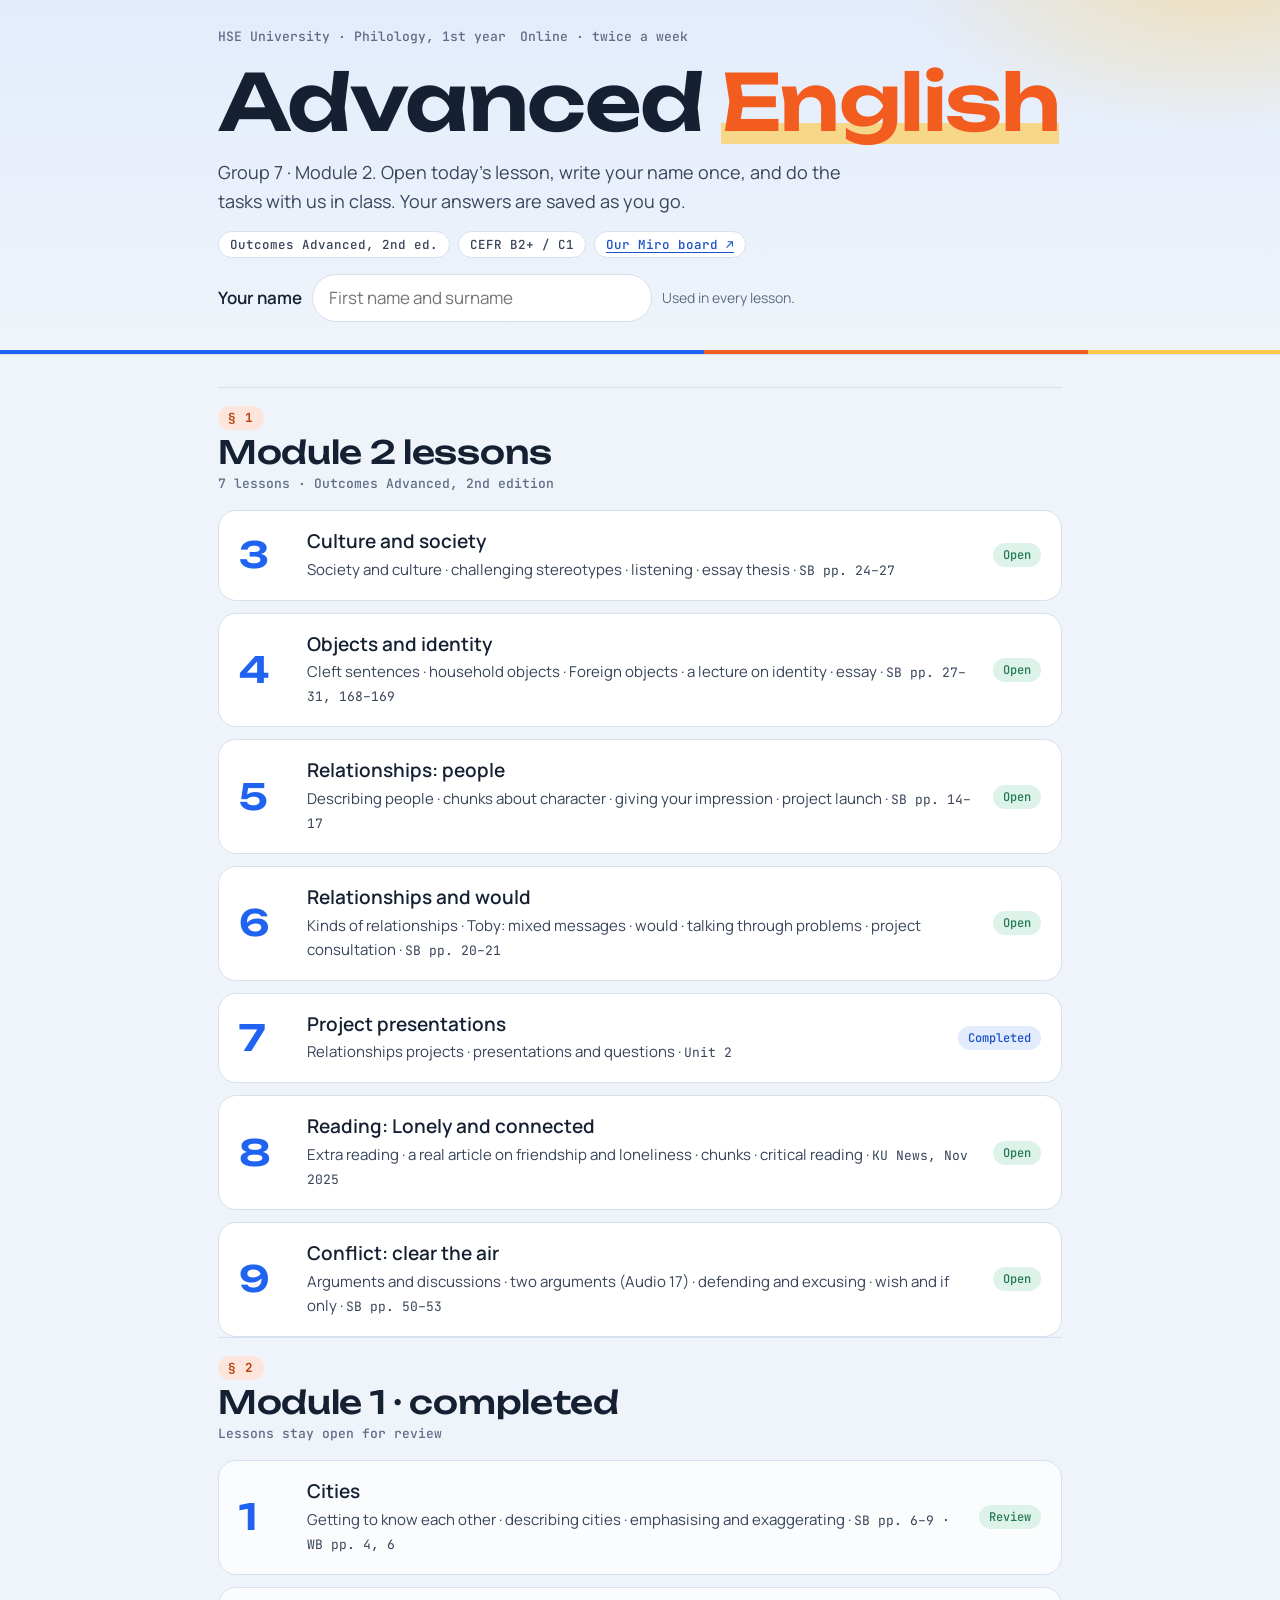
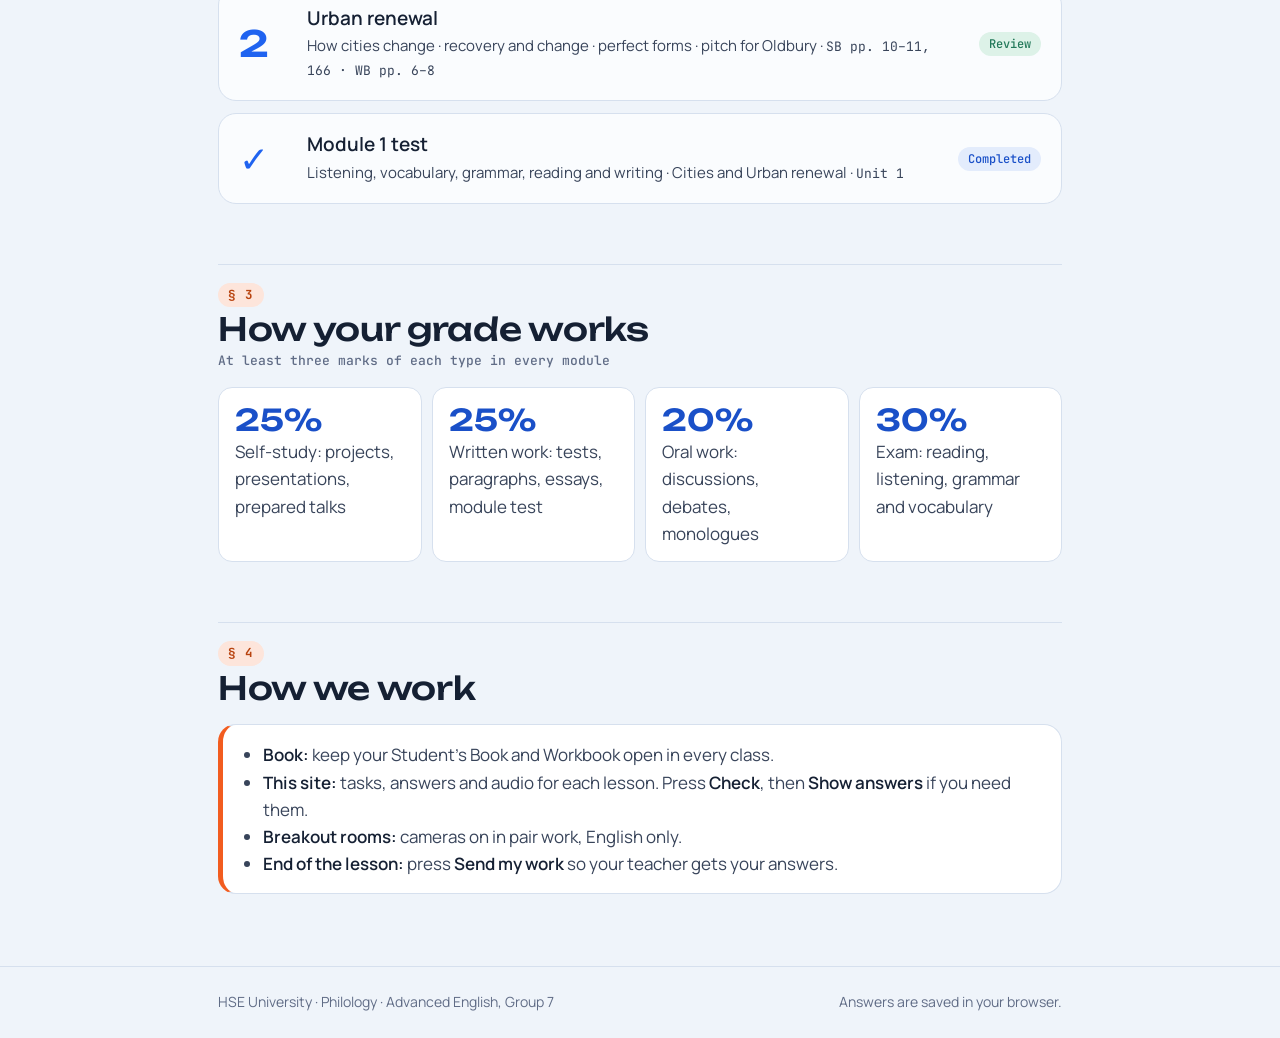
<file: index.html>
<!doctype html>
<html lang="en">
<head>
<meta charset="utf-8">
<meta name="viewport" content="width=device-width,initial-scale=1,viewport-fit=cover">
<meta name="robots" content="noindex,nofollow">
<title>Advanced English · Group 7</title>
<link rel="preconnect" href="https://fonts.googleapis.com">
<link rel="preconnect" href="https://fonts.gstatic.com" crossorigin>
<link rel="stylesheet" href="https://fonts.googleapis.com/css2?family=Unbounded:wght@500;600&family=Manrope:wght@400;500;600;700&family=JetBrains+Mono:wght@500&display=swap">
<link rel="stylesheet" href="assets/style.css?v=202611252217">
</head>
<body>
<header class="hero"><div class="wrap">
  <div class="crumbs"><span id="org"></span><span>Online · twice a week</span></div>
  <h1>Advanced <em>English</em></h1>
  <p class="sum">Group 7 · Module 2. Open today’s lesson, write your name once, and do the tasks with us in class. Your answers are saved as you go.</p>
  <div class="chips"><span class="chip">Outcomes Advanced, 2nd ed.</span><span class="chip">CEFR B2+ / C1</span><span class="chip" id="miro-chip"></span></div>
  <div class="who"><label for="student-name">Your name</label><input id="student-name" placeholder="First name and surname" autocomplete="name"><span class="hint">Used in every lesson.</span></div>
</div></header>

<main><div class="wrap">
  <div id="modules"></div>

  <section class="sec" id="grade">
    <div class="sec-head"><span class="no">§ 3</span><h2>How your grade works</h2><span class="meta">At least three marks of each type in every module</span></div>
    <div class="grade">
      <div><b>25%</b>Self-study: projects, presentations, prepared talks</div>
      <div><b>25%</b>Written work: tests, paragraphs, essays, module test</div>
      <div><b>20%</b>Oral work: discussions, debates, monologues</div>
      <div><b>30%</b>Exam: reading, listening, grammar and vocabulary</div>
    </div>
  </section>

  <section class="sec" id="how">
    <div class="sec-head"><span class="no">§ 4</span><h2>How we work</h2></div>
    <div class="rule"><ul>
      <li><em>Book:</em> keep your Student’s Book and Workbook open in every class.</li>
      <li><em>This site:</em> tasks, answers and audio for each lesson. Press <em>Check</em>, then <em>Show answers</em> if you need them.</li>
      <li><em>Breakout rooms:</em> cameras on in pair work, English only.</li>
      <li><em>End of the lesson:</em> press <em>Send my work</em> so your teacher gets your answers.</li>
    </ul></div>
  </section>
</div></main>

<footer><div class="wrap"><span>HSE University · Philology · Advanced English, Group 7</span><span>Answers are saved in your browser.</span></div></footer>

<script src="assets/config.js?v=202611252217"></script>
<script src="assets/course.js?v=202611252217"></script>
<script>
(function () {
  var CFG = window.SITE_CONFIG || {}, C = window.COURSE || { lessons: [] };
  document.getElementById('org').textContent = CFG.org || '';
  var chip = document.getElementById('miro-chip');
  if (CFG.miroBoard) chip.innerHTML = '<a href="' + CFG.miroBoard + '" target="_blank" rel="noopener">Our Miro board ↗</a>'; else chip.hidden = true;
  var box = document.getElementById('modules');
  var TAGS = { ready: 'Open', review: 'Review', done: 'Completed', soon: 'Coming soon' };
  (C.modules || [{ name: C.module || 'Lessons', lessons: C.lessons || [] }]).forEach(function (m, i) {
    var sec = document.createElement('section');
    sec.className = 'sec' + (m.state === 'completed' ? ' past' : ''); sec.id = 'module-' + (m.id || i + 1);
    sec.innerHTML = '<div class="sec-head"><span class="no">§ ' + (i + 1) + '</span><h2>' + m.name + (m.state === 'completed' ? ' · completed' : ' lessons') +
      '</h2><span class="meta">' + (m.meta || (m.lessons.length + ' lessons · ' + C.book)) + '</span></div><ol class="lessons"></ol>';
    var list = sec.querySelector('ol');
    m.lessons.forEach(function (l) {
      var li = document.createElement('li');
      var inner = '<span class="num">' + l.n + '</span><span class="title">' + l.title + '</span>' +
        '<span class="tag' + (l.status === 'done' ? ' done' : '') + '">' + (TAGS[l.status] || '') + '</span>' +
        '<span class="topic">' + l.topic + ' · <span class="mono" style="font-size:13px">' + l.pages + '</span></span>';
      var open = (l.status === 'ready' || l.status === 'review') && l.slug;
      li.innerHTML = open ? '<a href="lessons/' + l.slug + '/">' + inner + '</a>' : '<div class="soon' + (l.status === 'done' ? ' done' : '') + '">' + inner + '</div>';
      list.appendChild(li);
    });
    box.appendChild(sec);
  });
  var n = document.getElementById('student-name');
  try { n.value = localStorage.getItem('ae7:name') || ''; } catch (e) {}
  n.addEventListener('input', function () { try { localStorage.setItem('ae7:name', n.value); } catch (e) {} });
})();
</script>
</body>
</html>
</file>
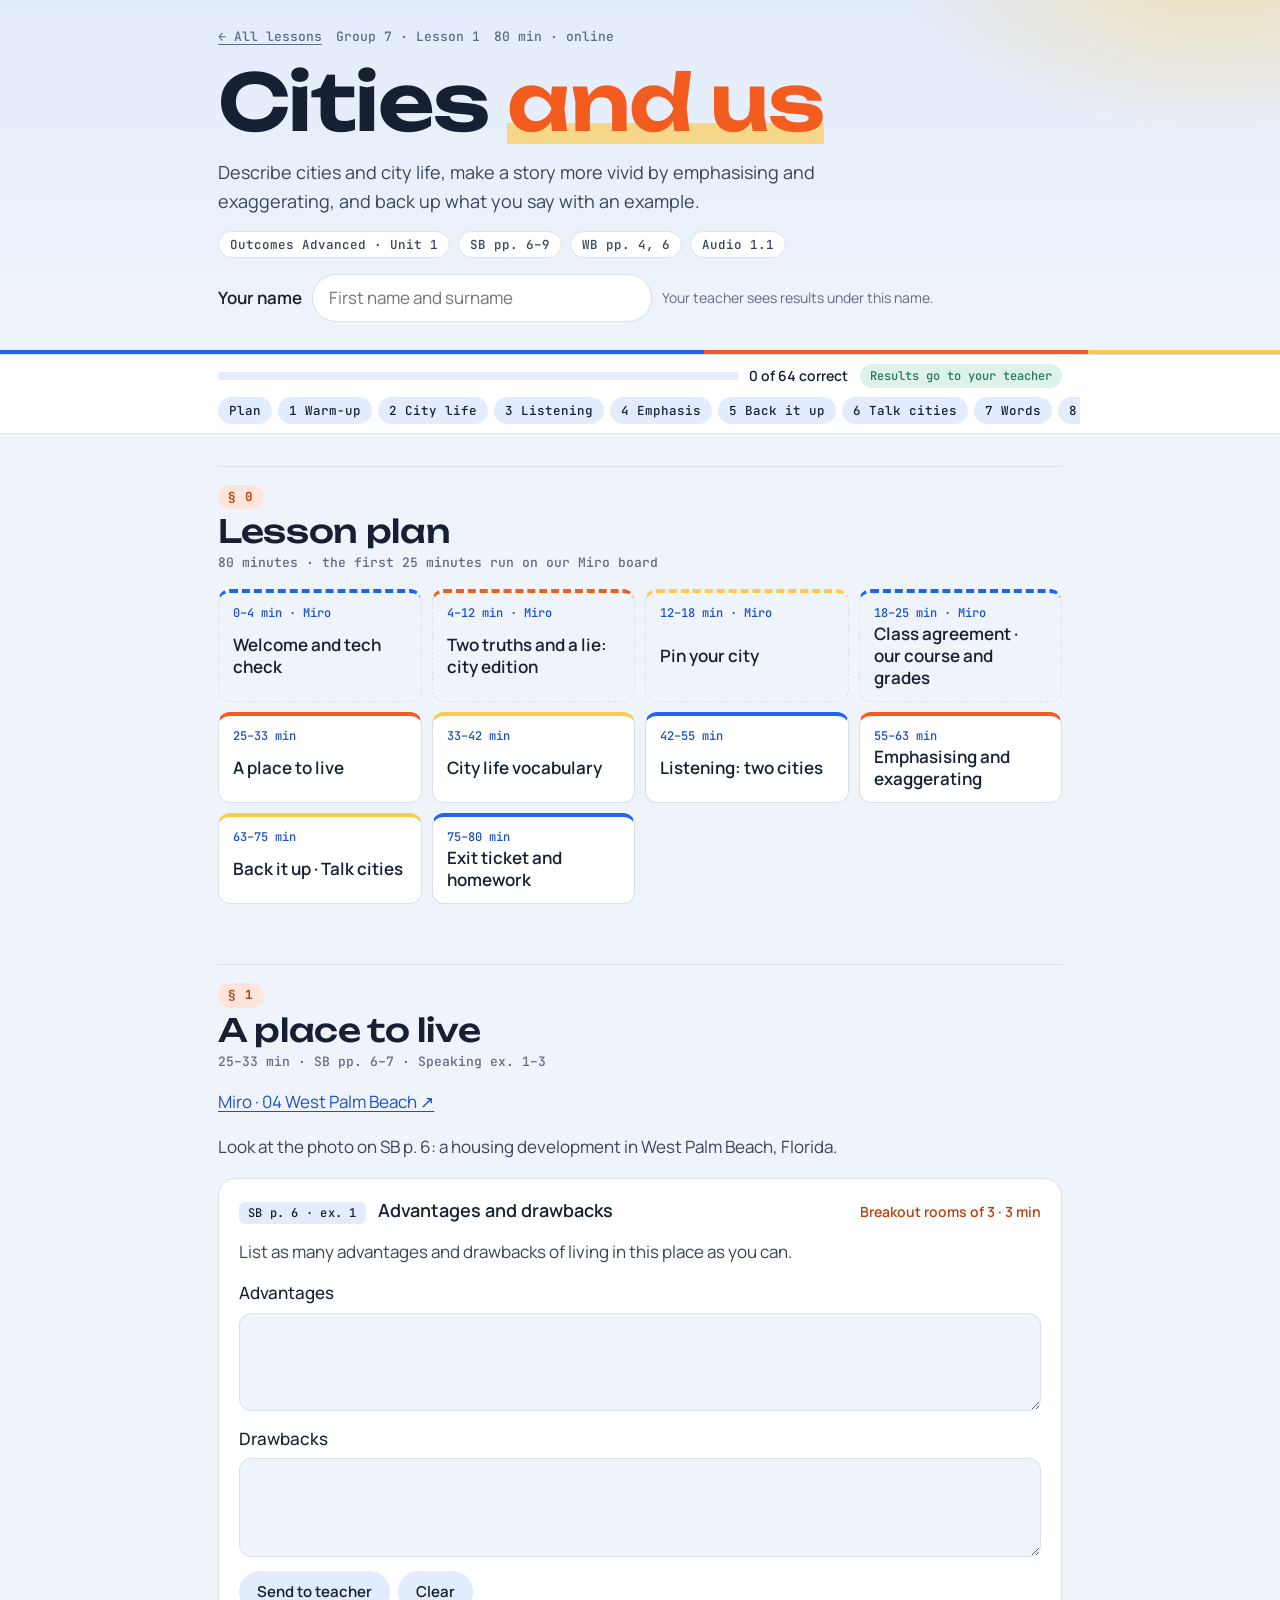
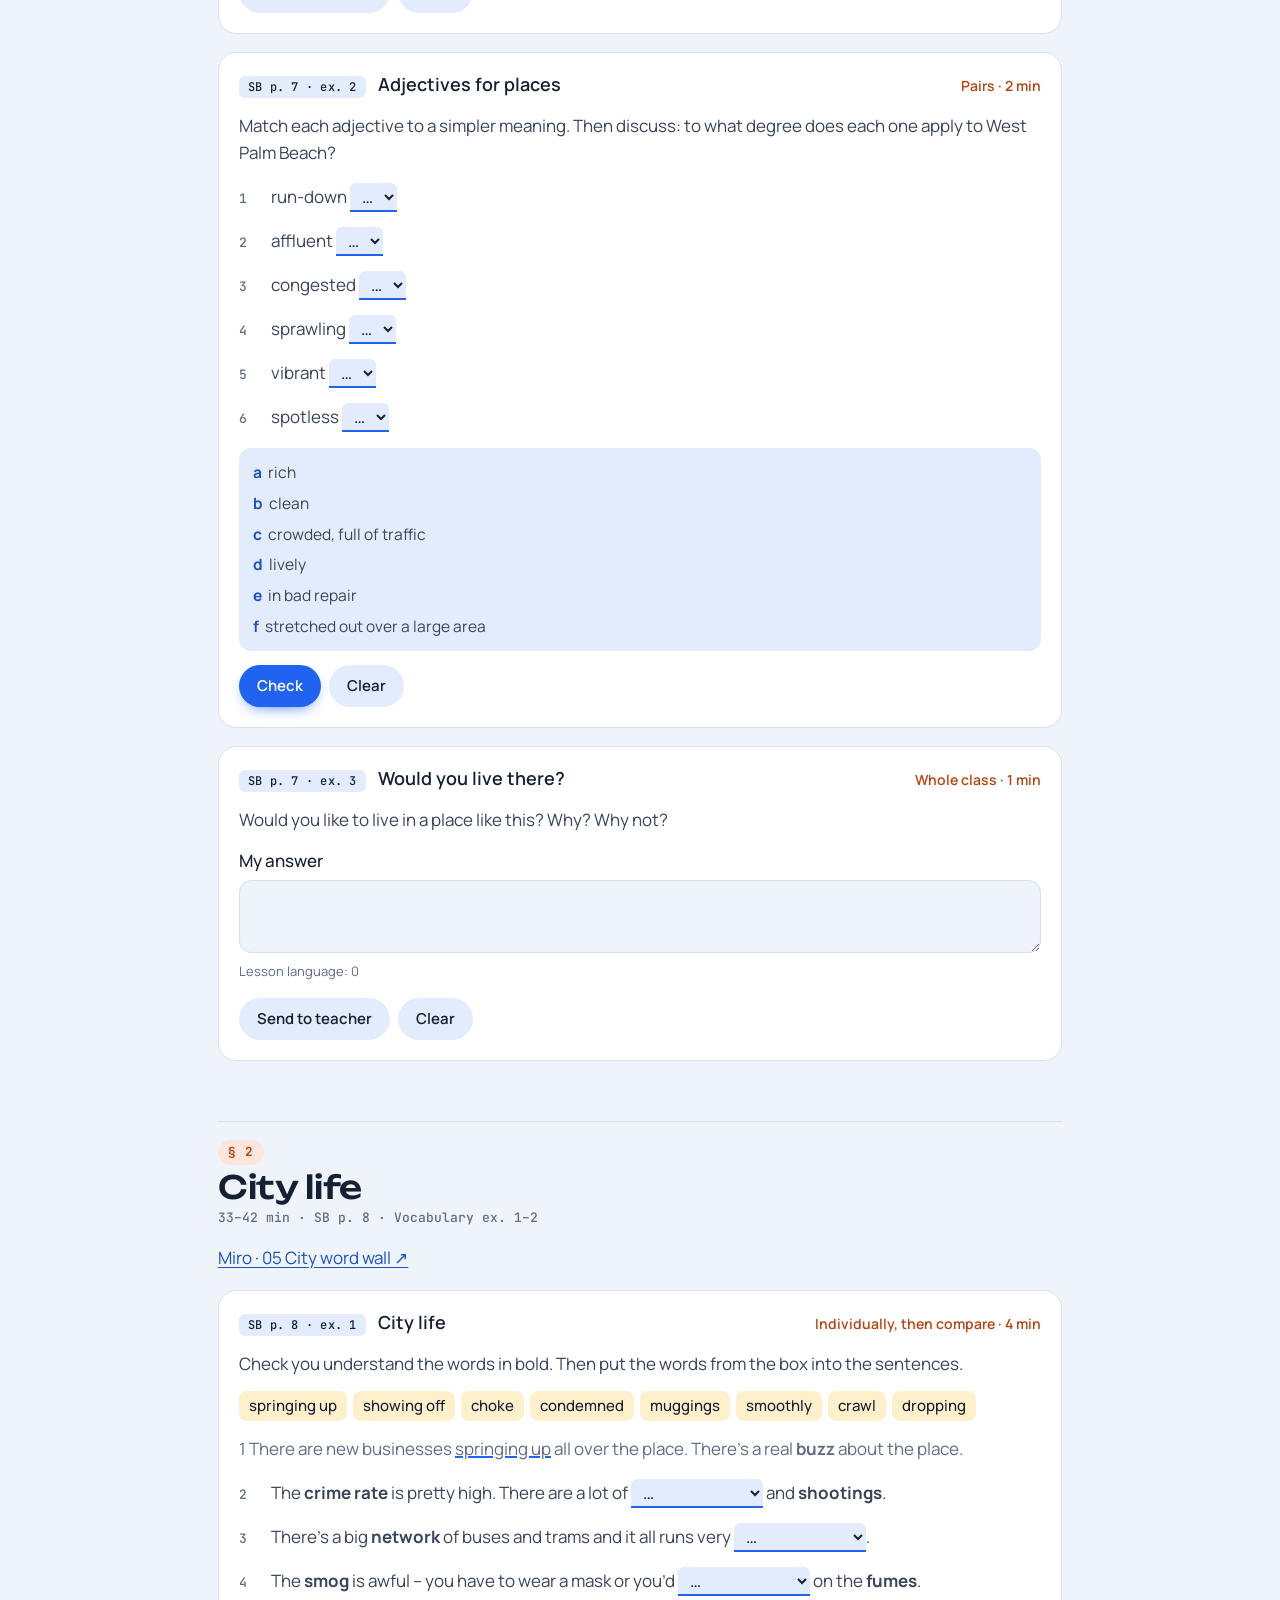
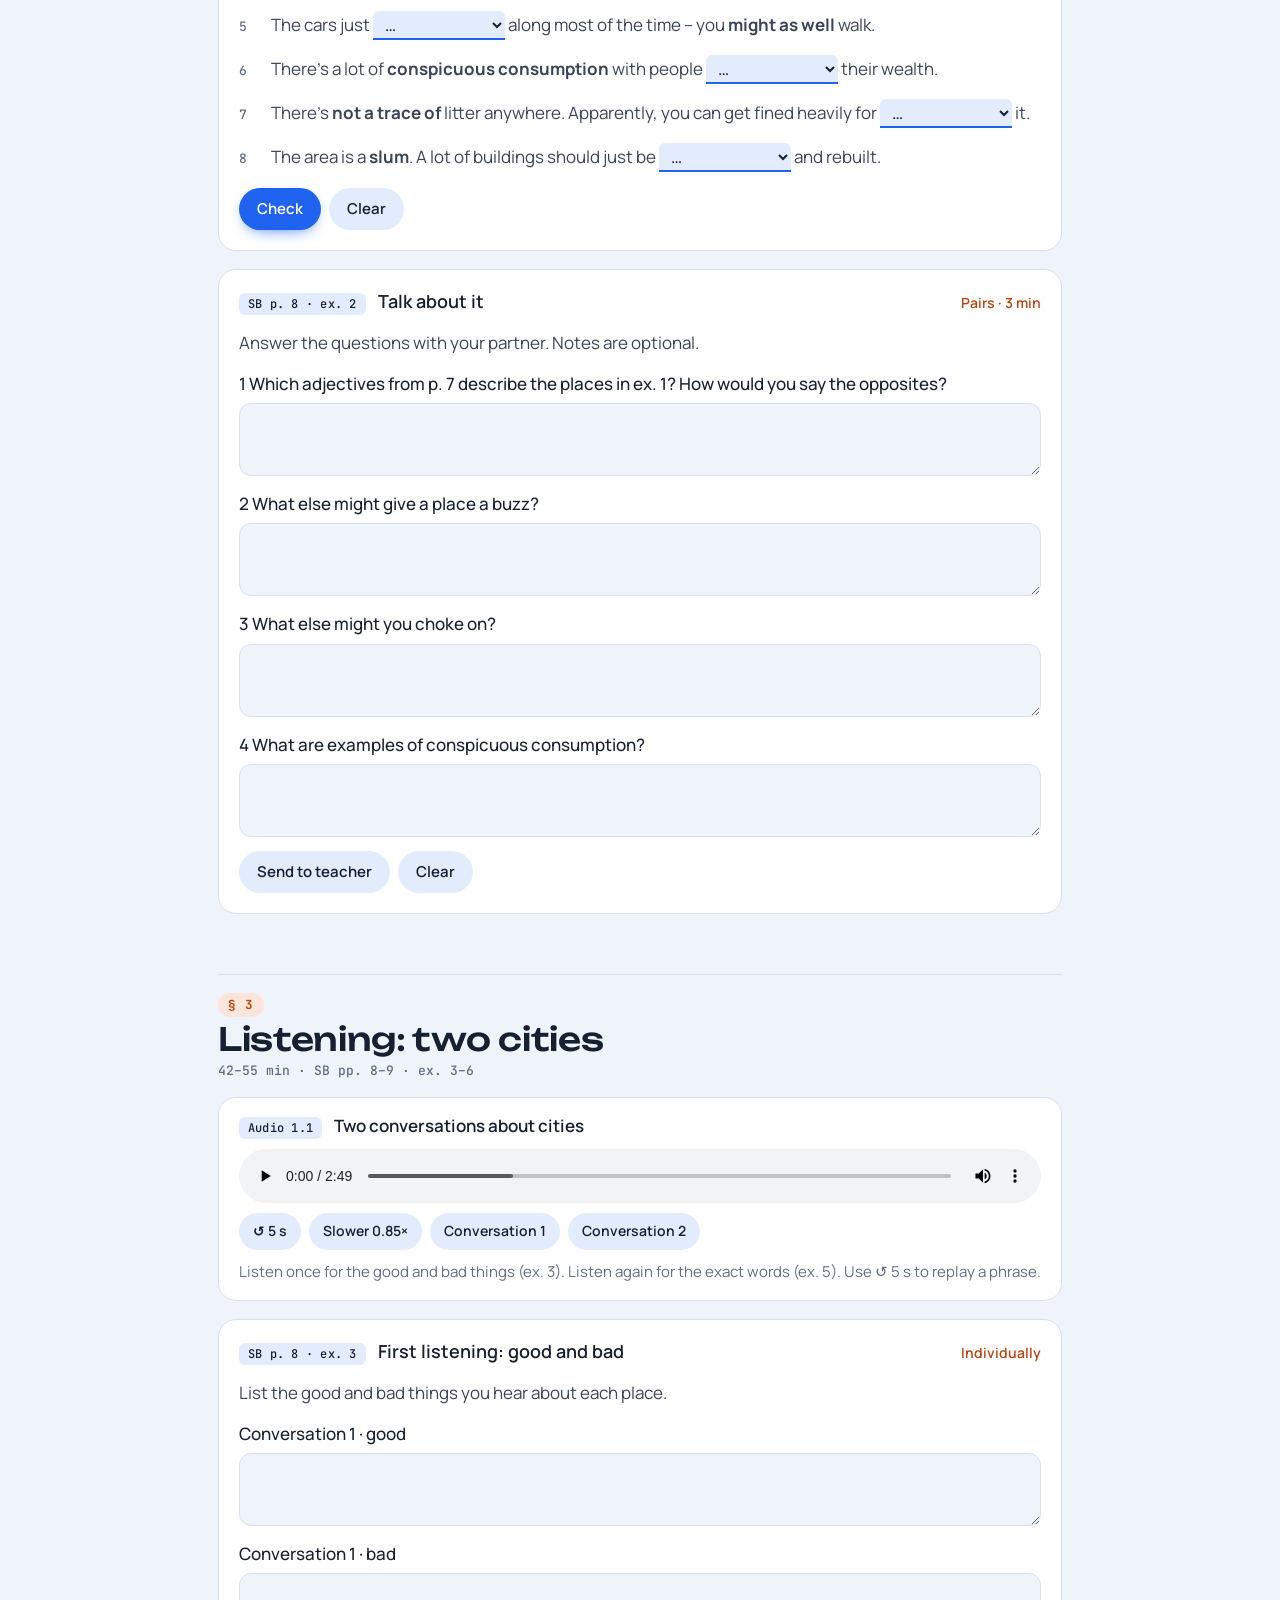
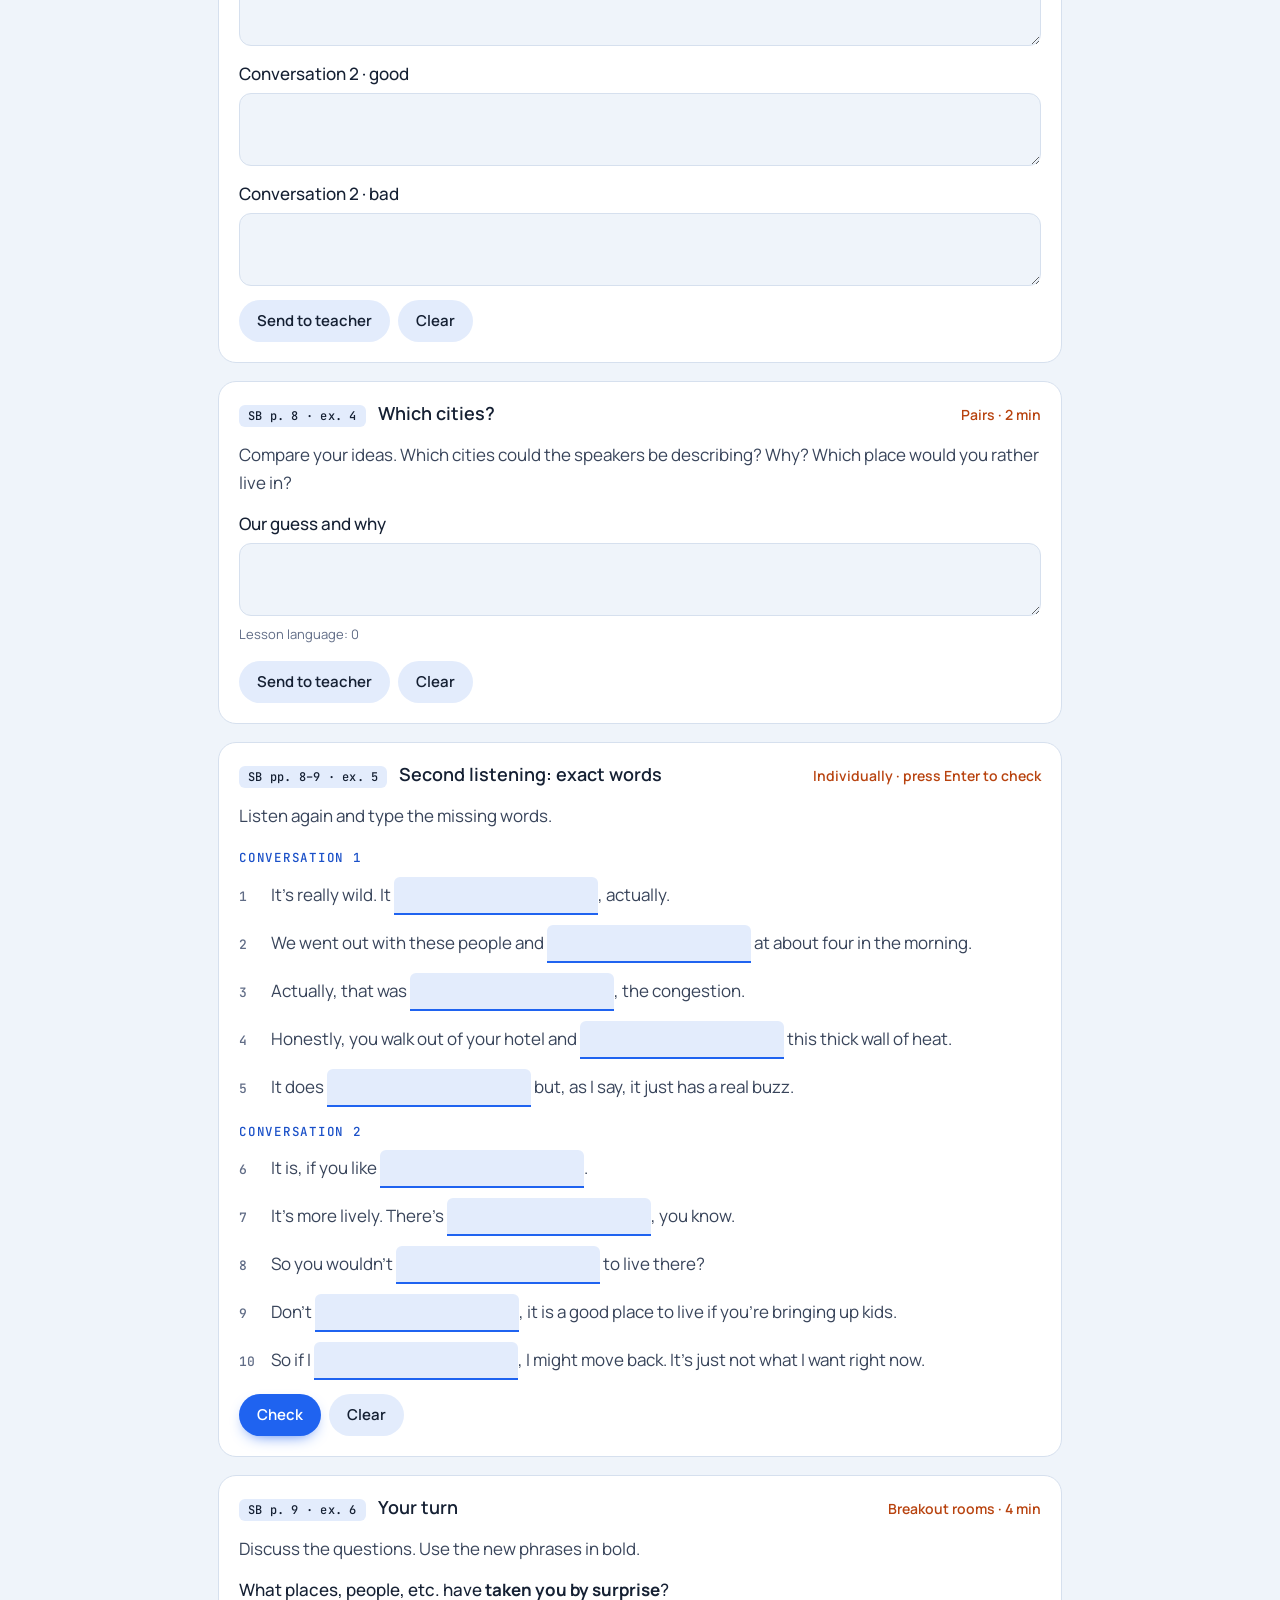
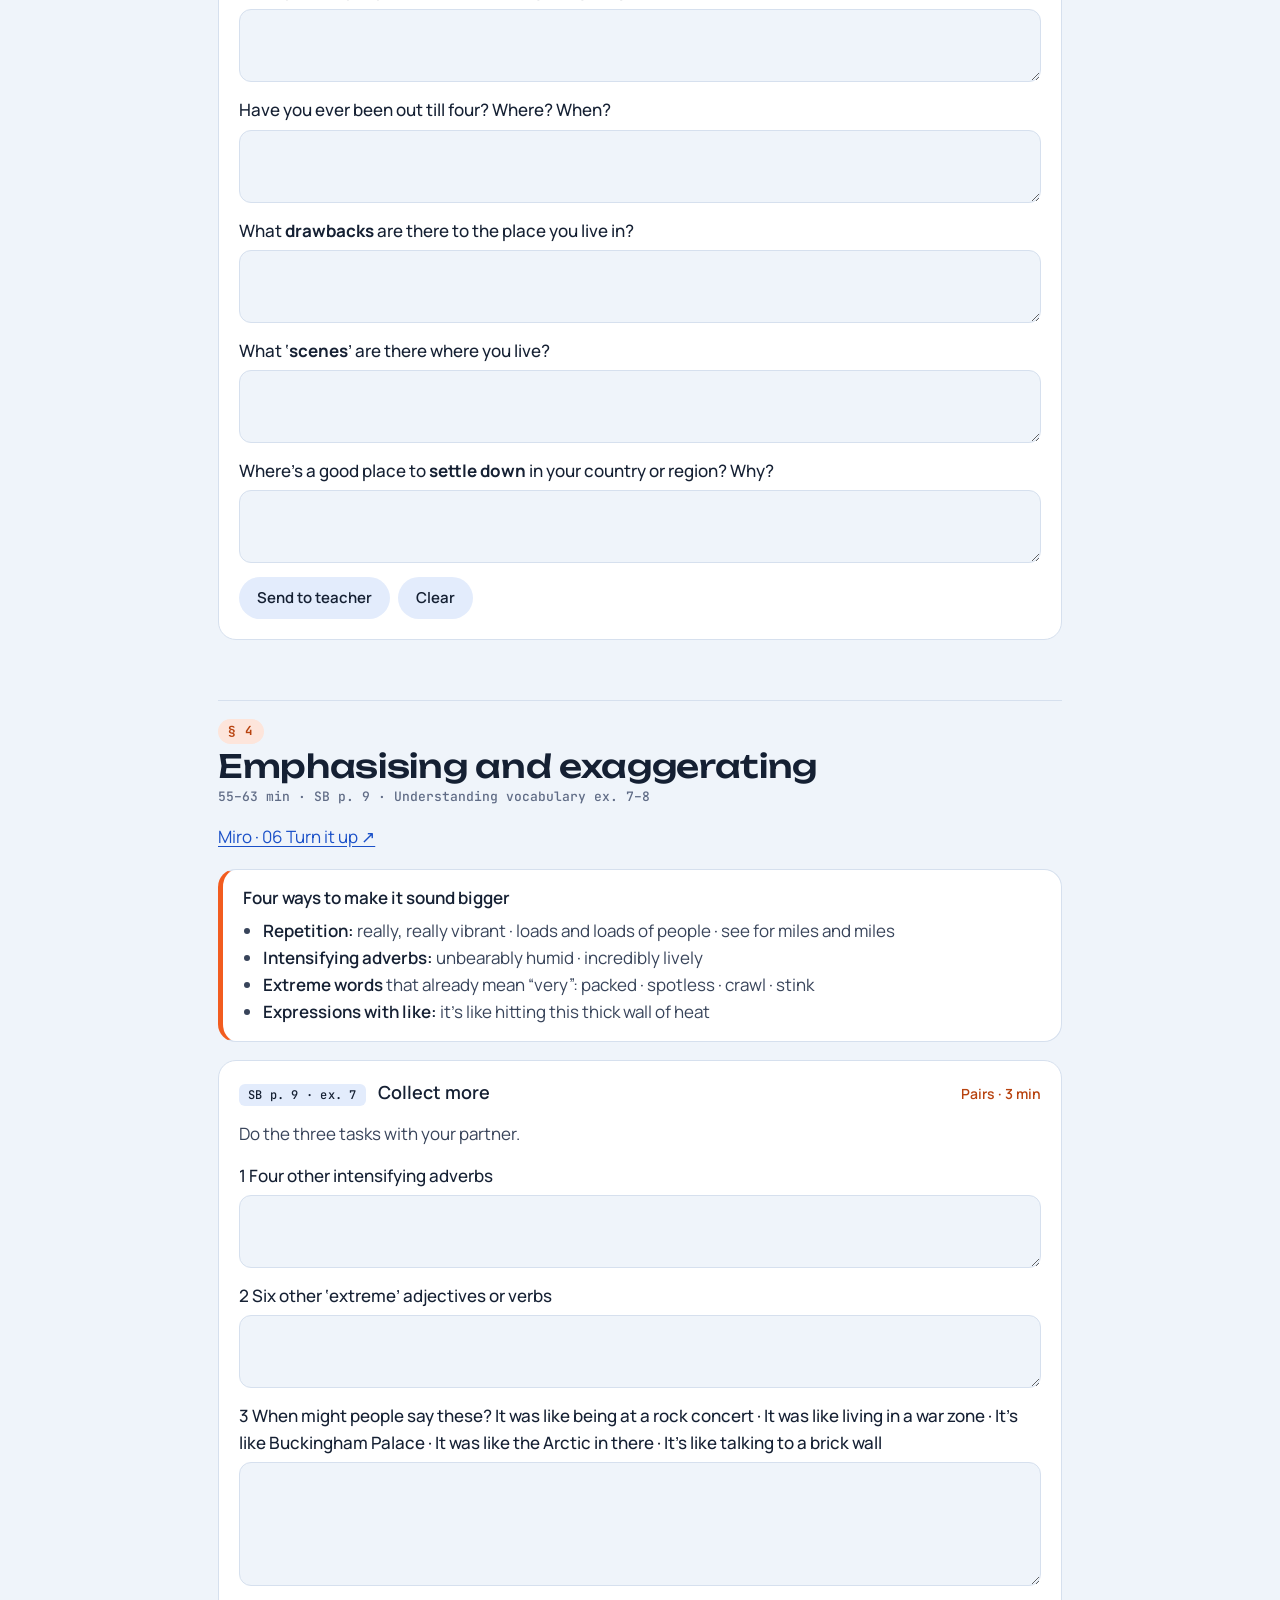
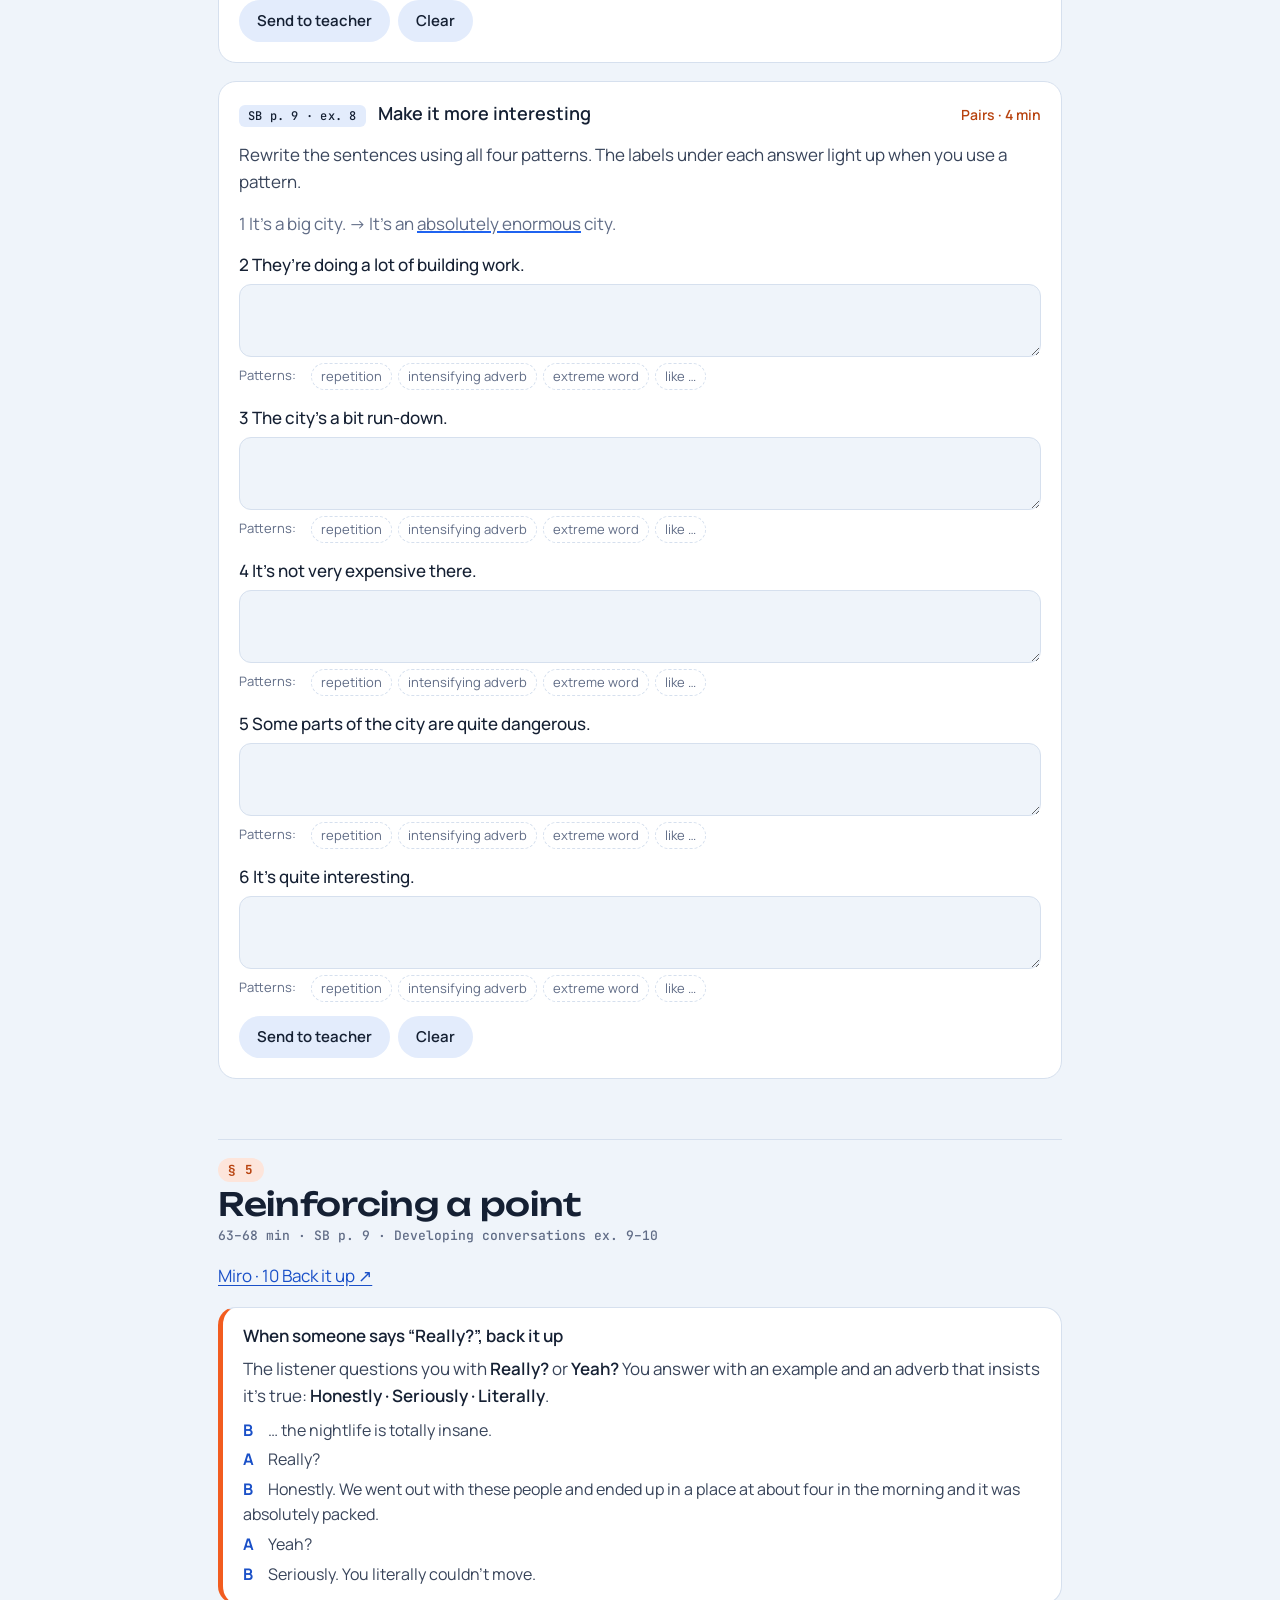
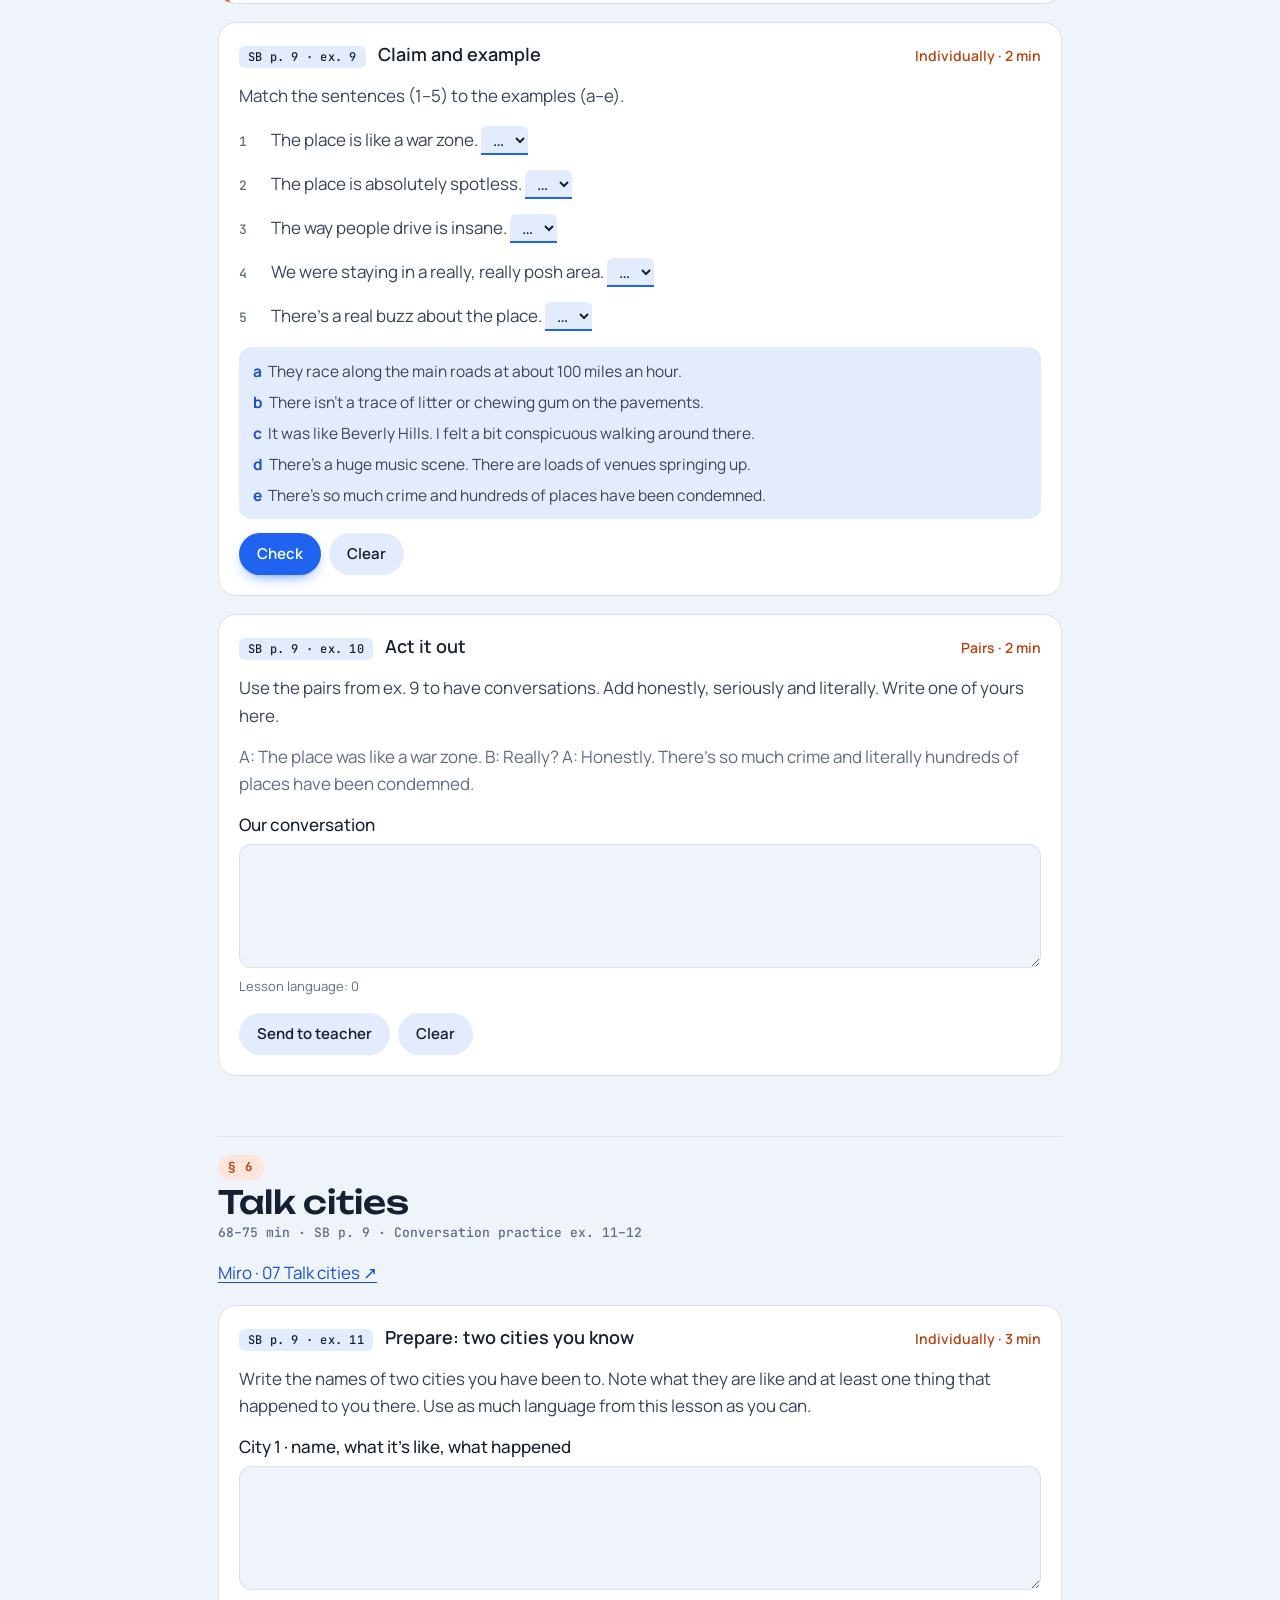
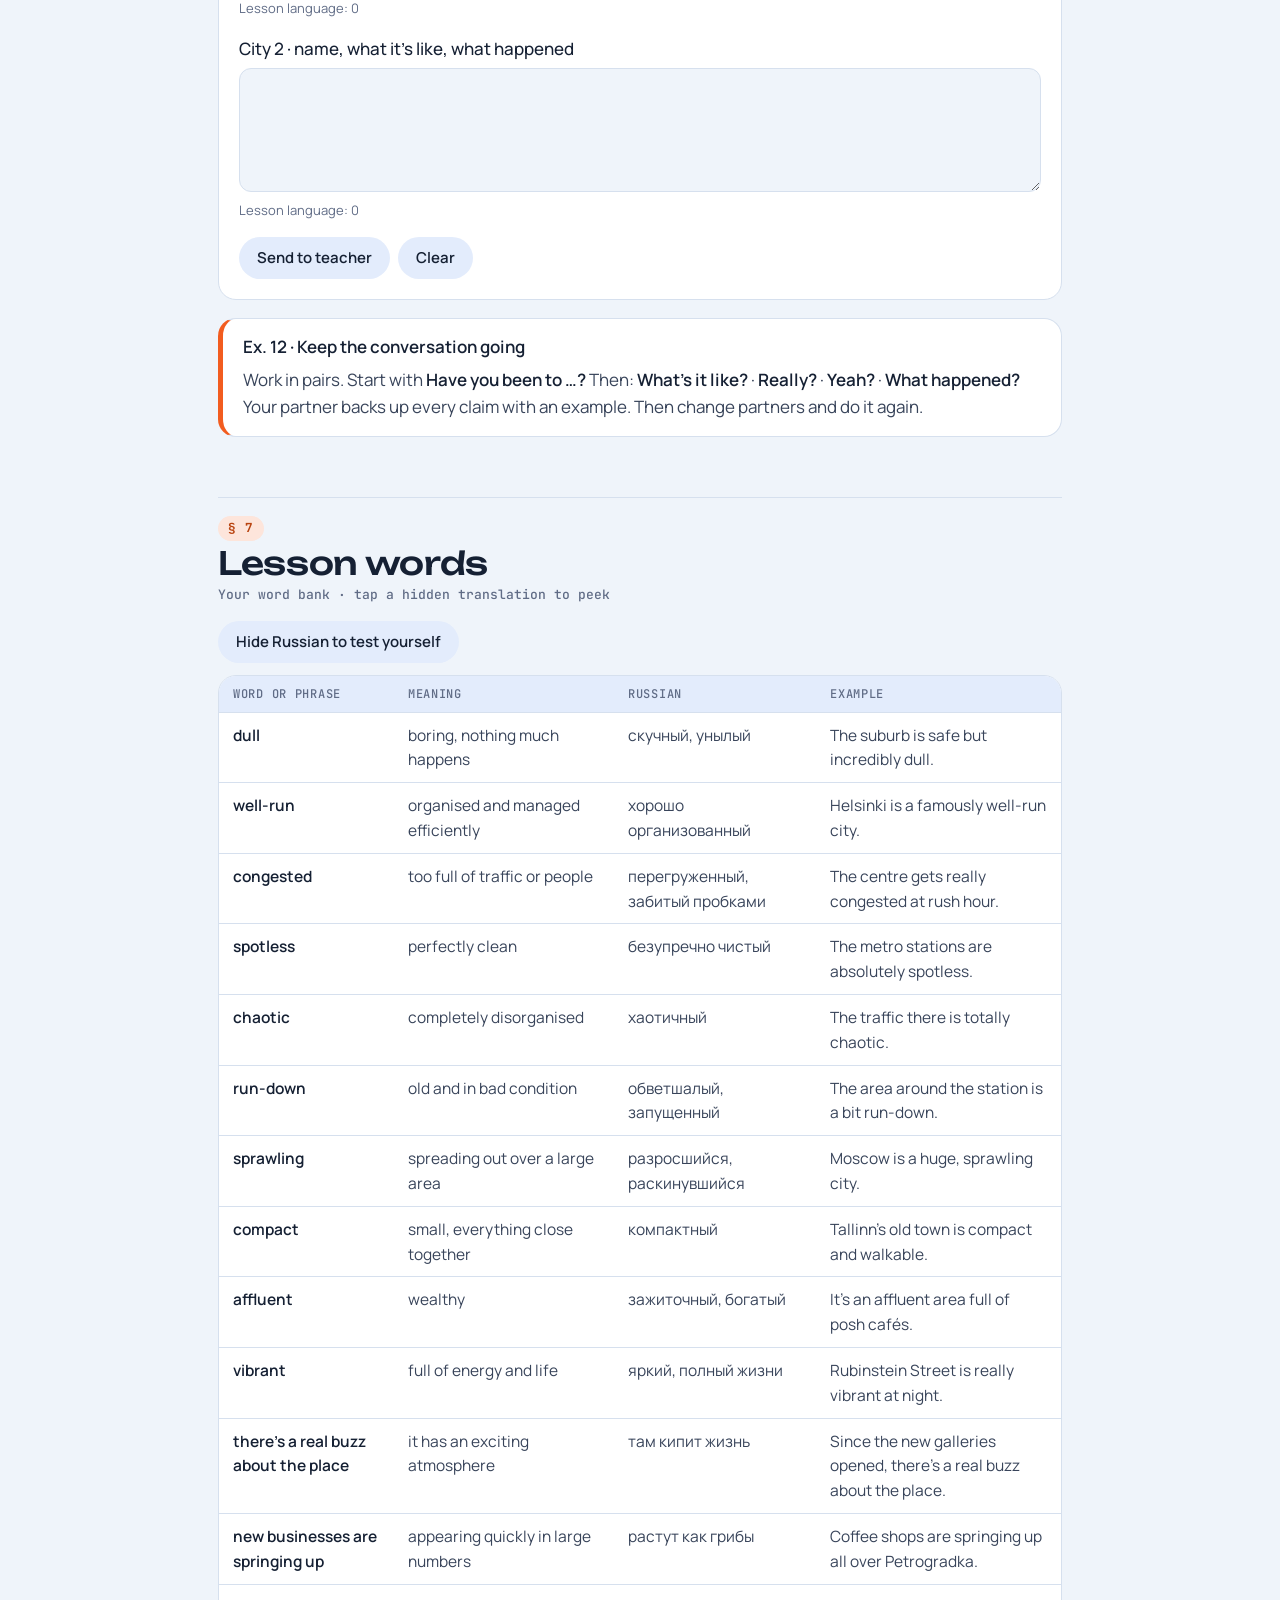
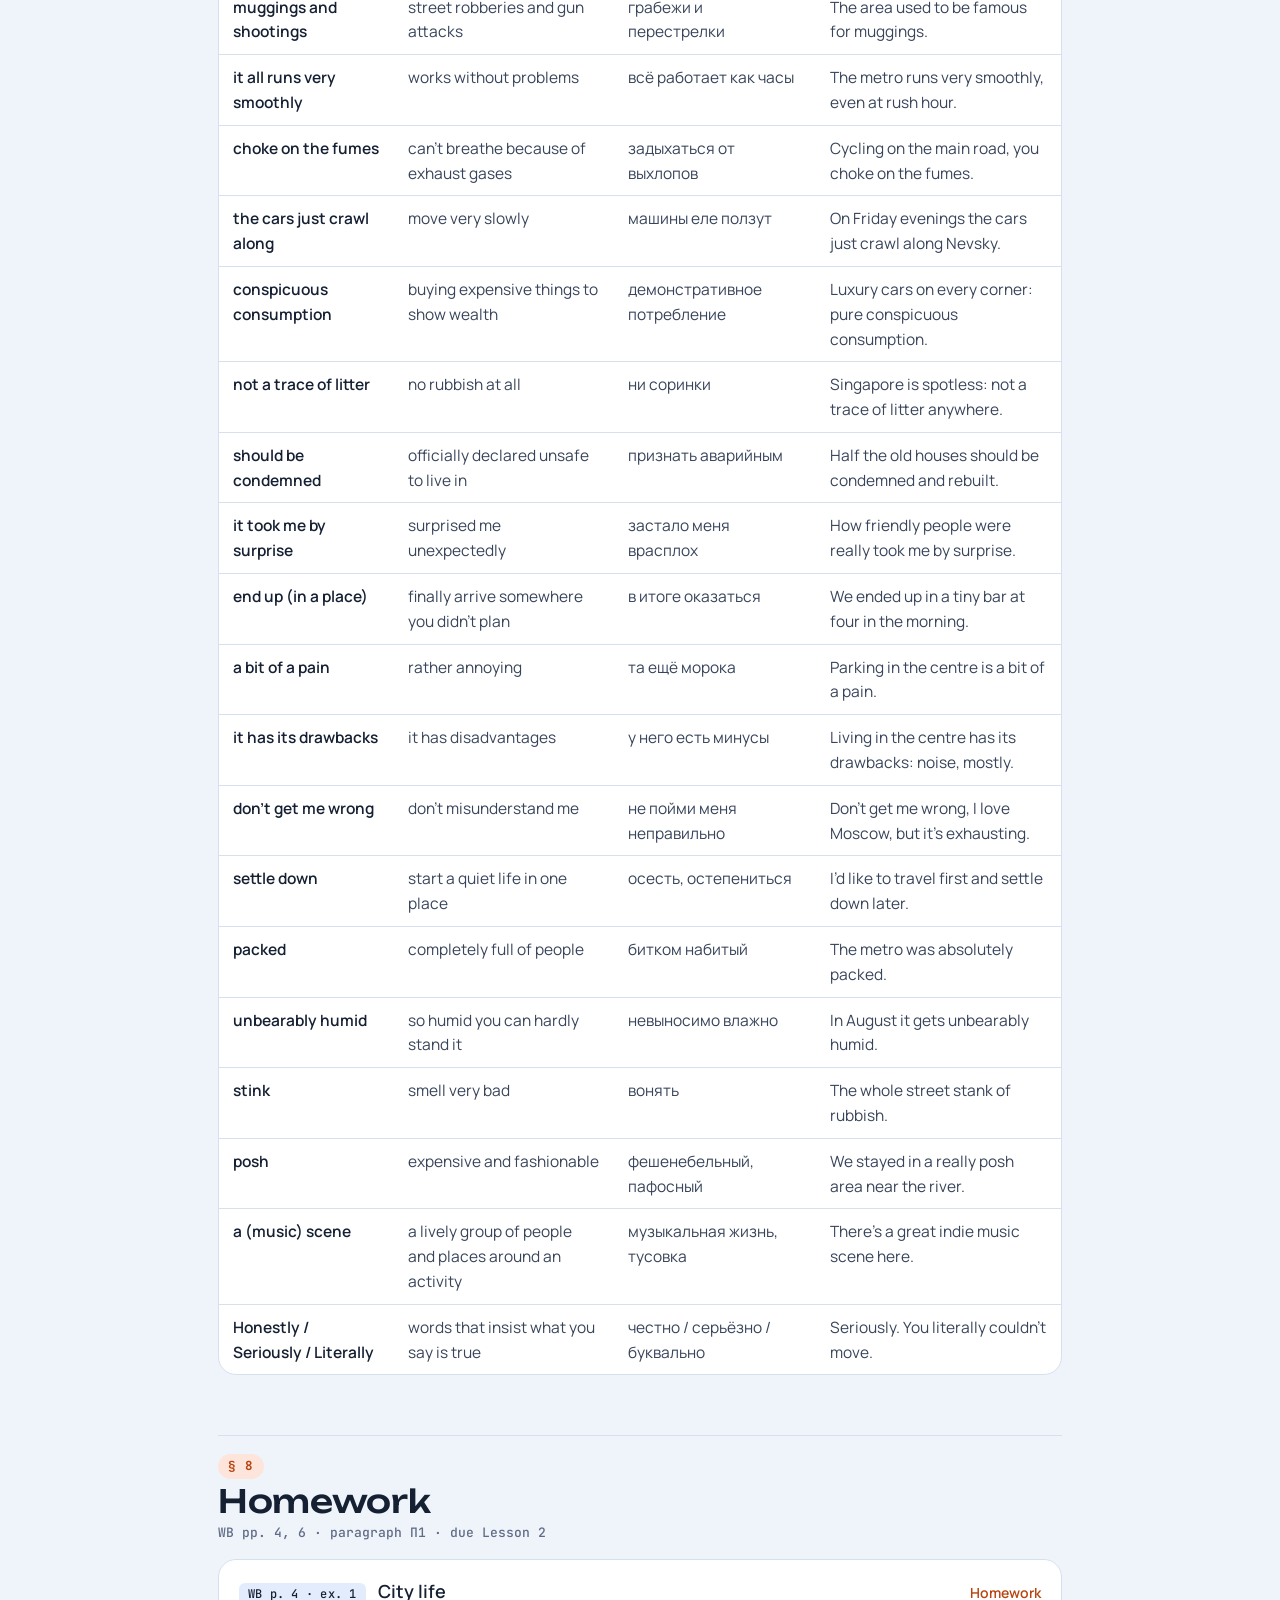
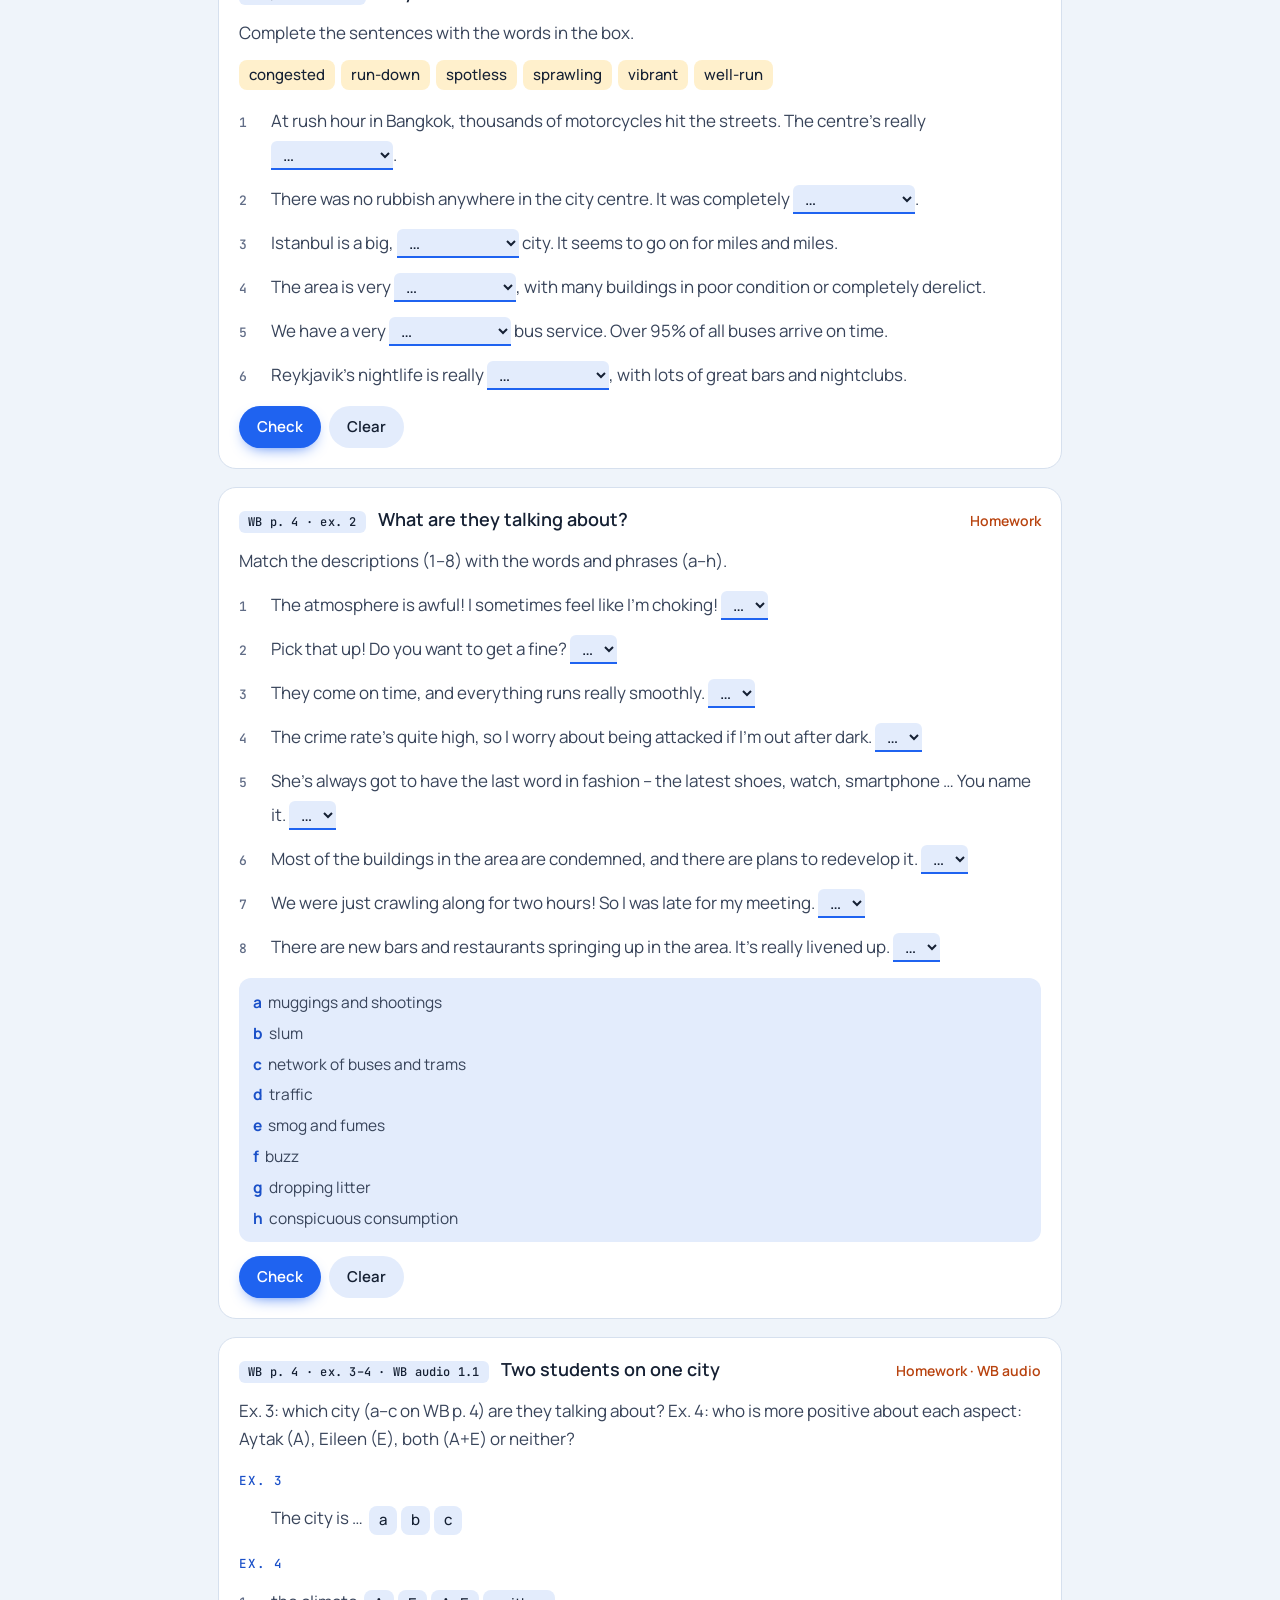
<file: lessons/01-cities/index.html>
<!doctype html>
<html lang="en">
<head>
<meta charset="utf-8">
<meta name="viewport" content="width=device-width,initial-scale=1,viewport-fit=cover">
<meta name="robots" content="noindex,nofollow">
<title>Lesson 1 · Cities · Advanced English</title>
<link rel="preconnect" href="https://fonts.googleapis.com">
<link rel="preconnect" href="https://fonts.gstatic.com" crossorigin>
<link rel="stylesheet" href="https://fonts.googleapis.com/css2?family=Unbounded:wght@500;600&family=Manrope:wght@400;500;600;700&family=JetBrains+Mono:wght@500&display=swap">
<link rel="stylesheet" href="../../assets/style.css?v=202611252217">
</head>
<body>
<div id="app"><noscript>This lesson needs JavaScript switched on.</noscript></div>
<script src="../../assets/config.js?v=202611252217"></script>
<script src="../../assets/course.js?v=202611252217"></script>
<script src="lesson.js?v=202611252217"></script>
<script src="../../assets/engine.js?v=202611252217"></script>
</body>
</html>
</file>
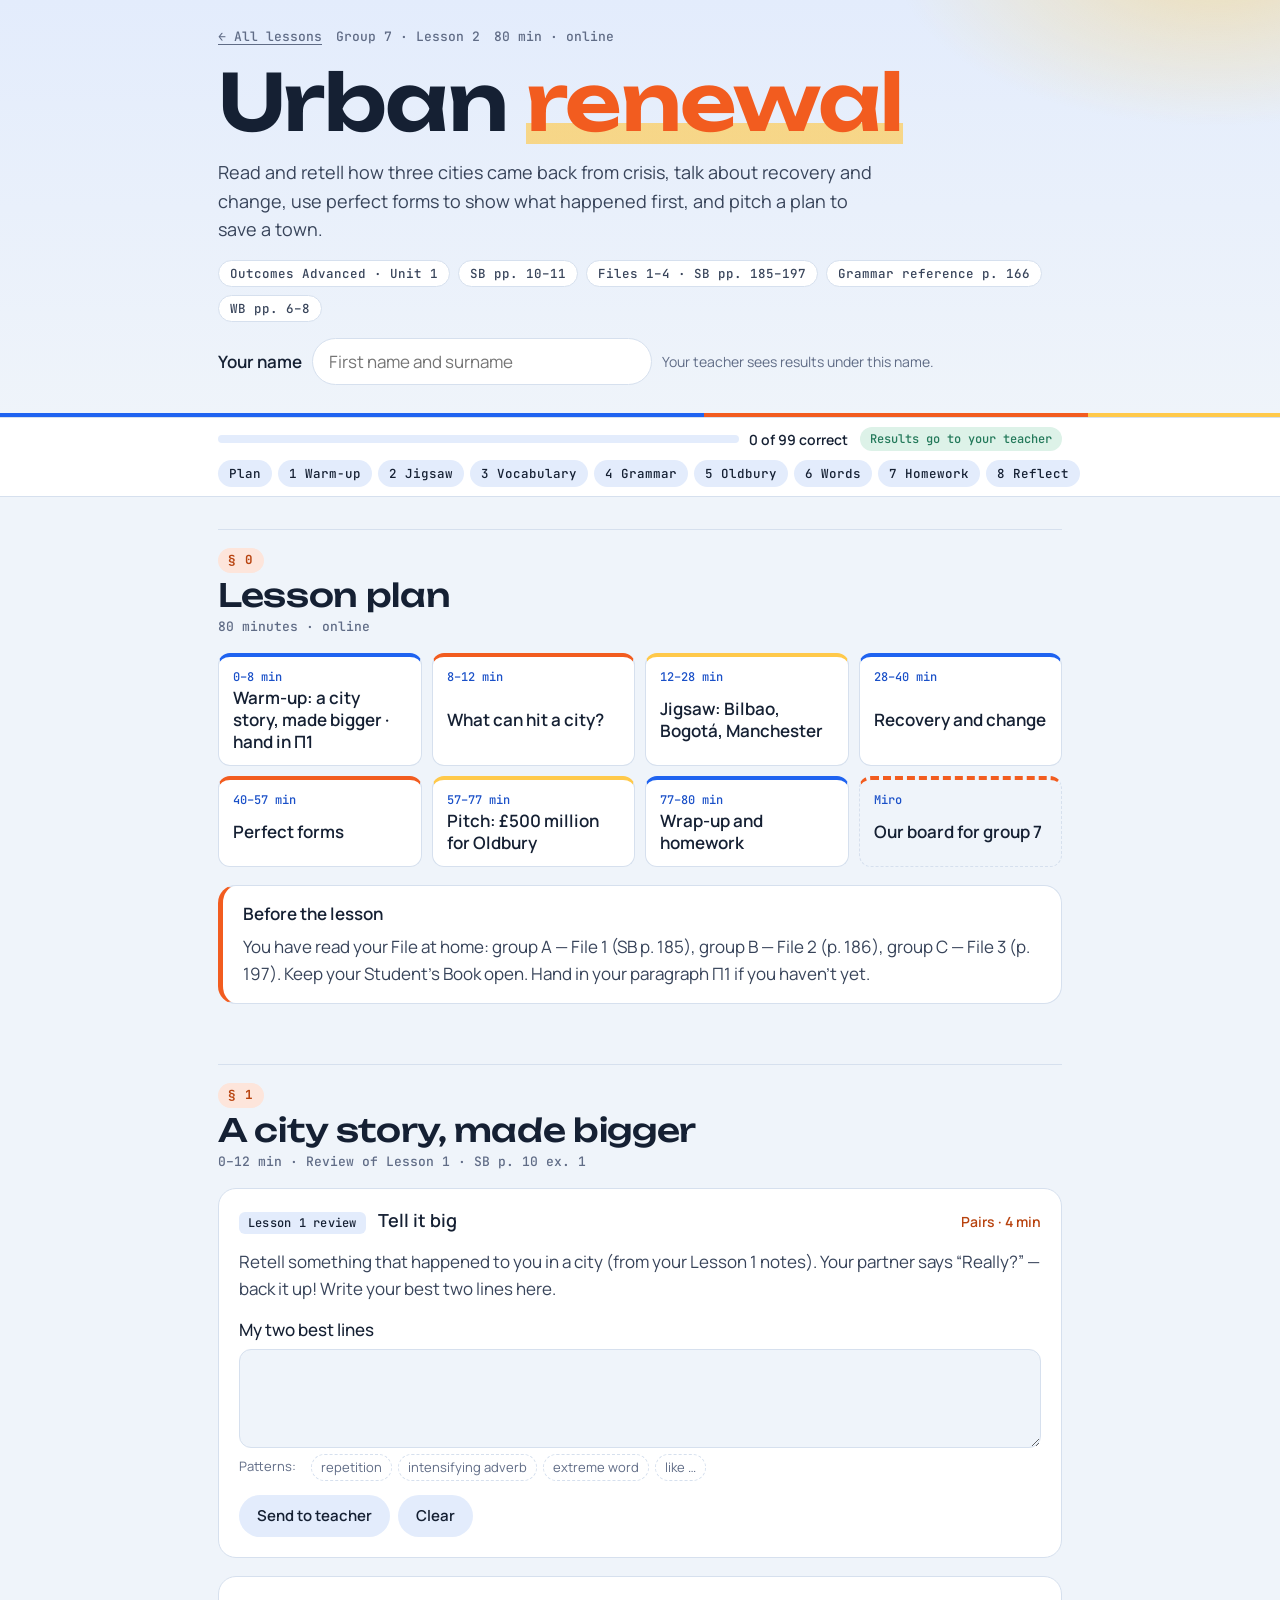
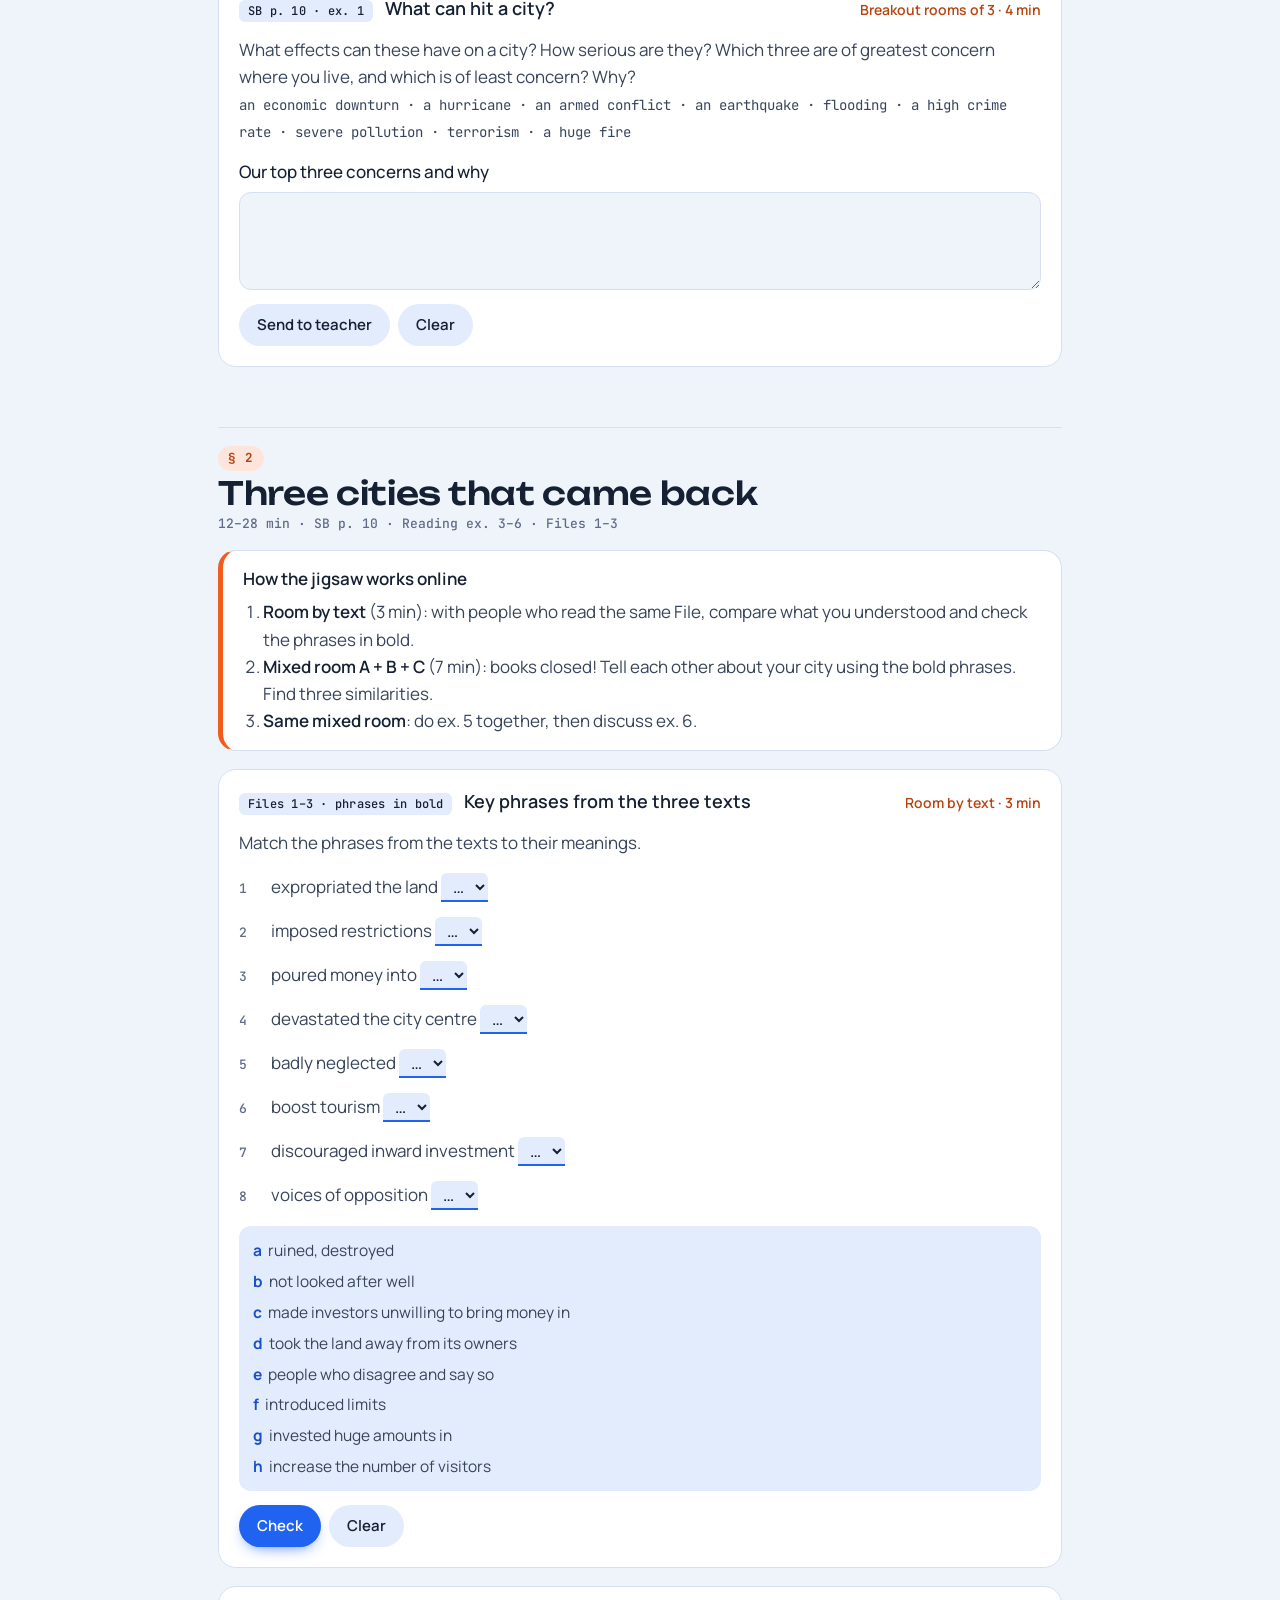
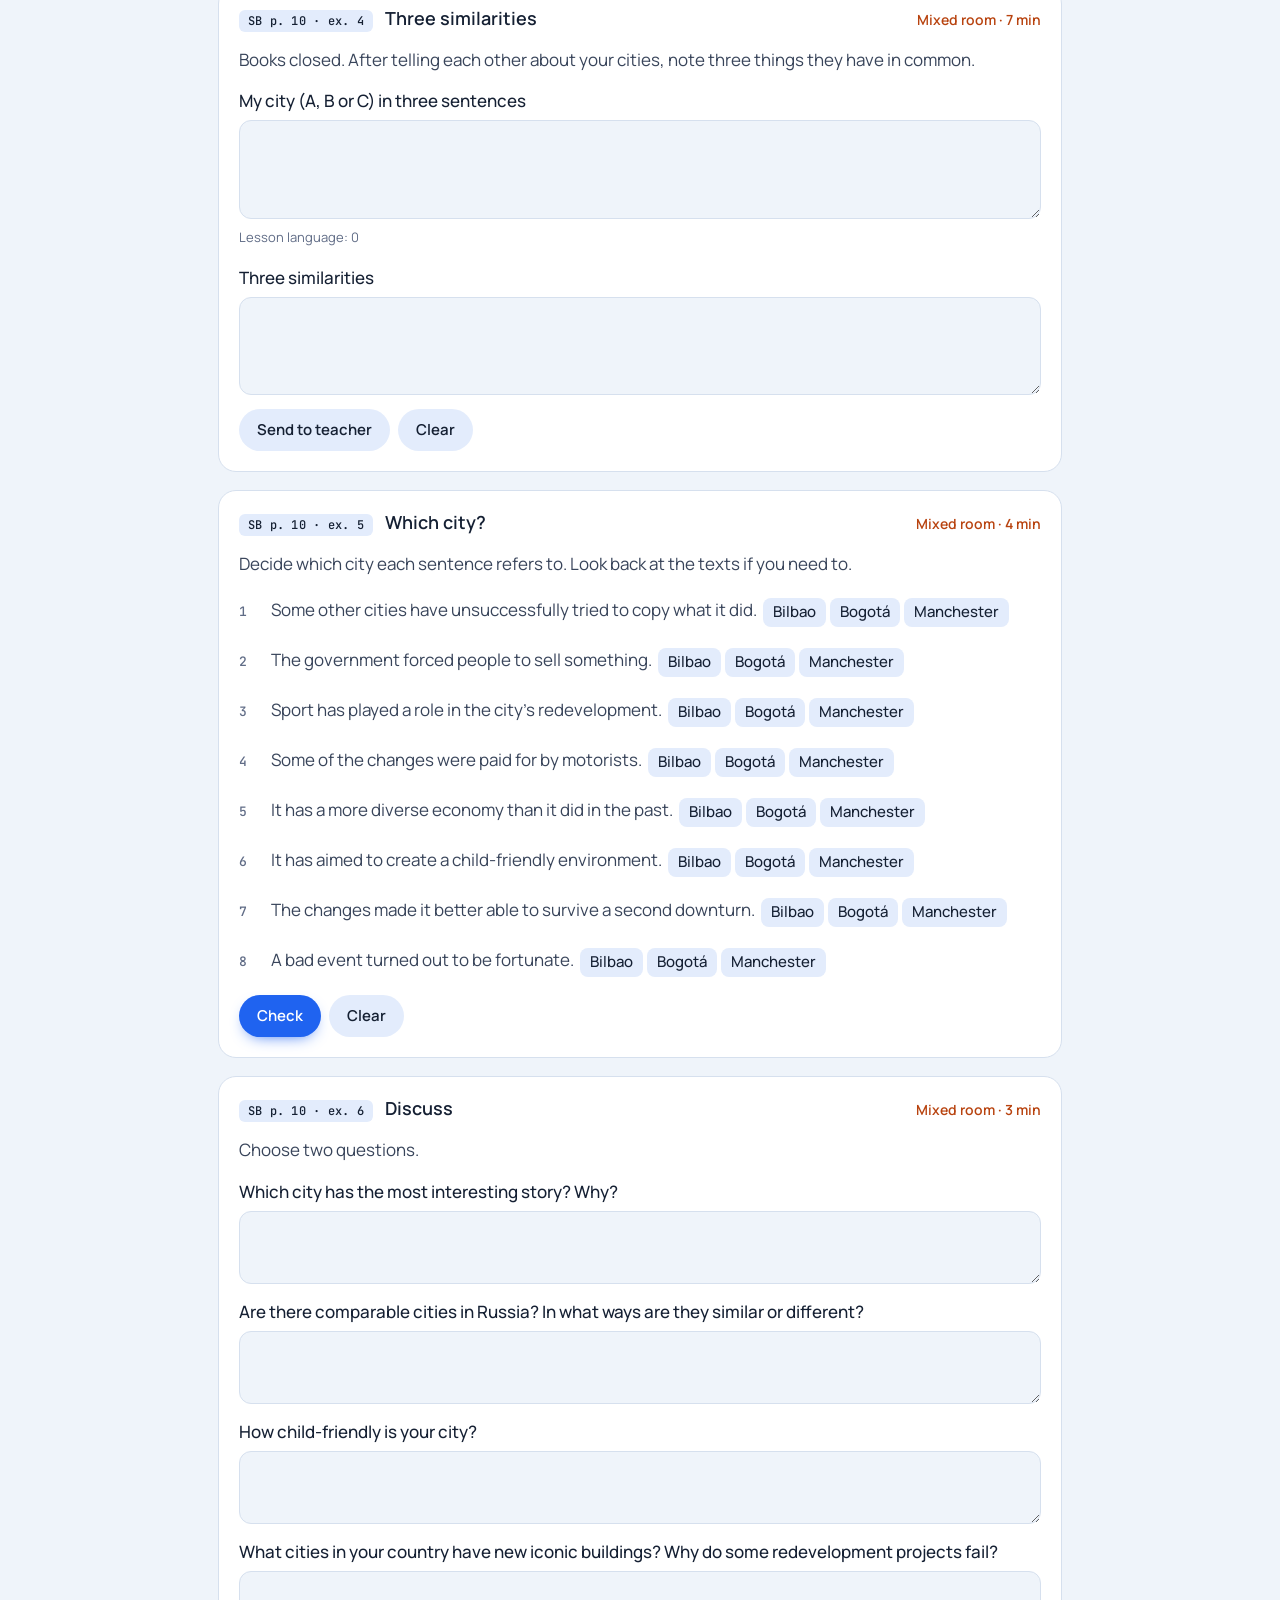
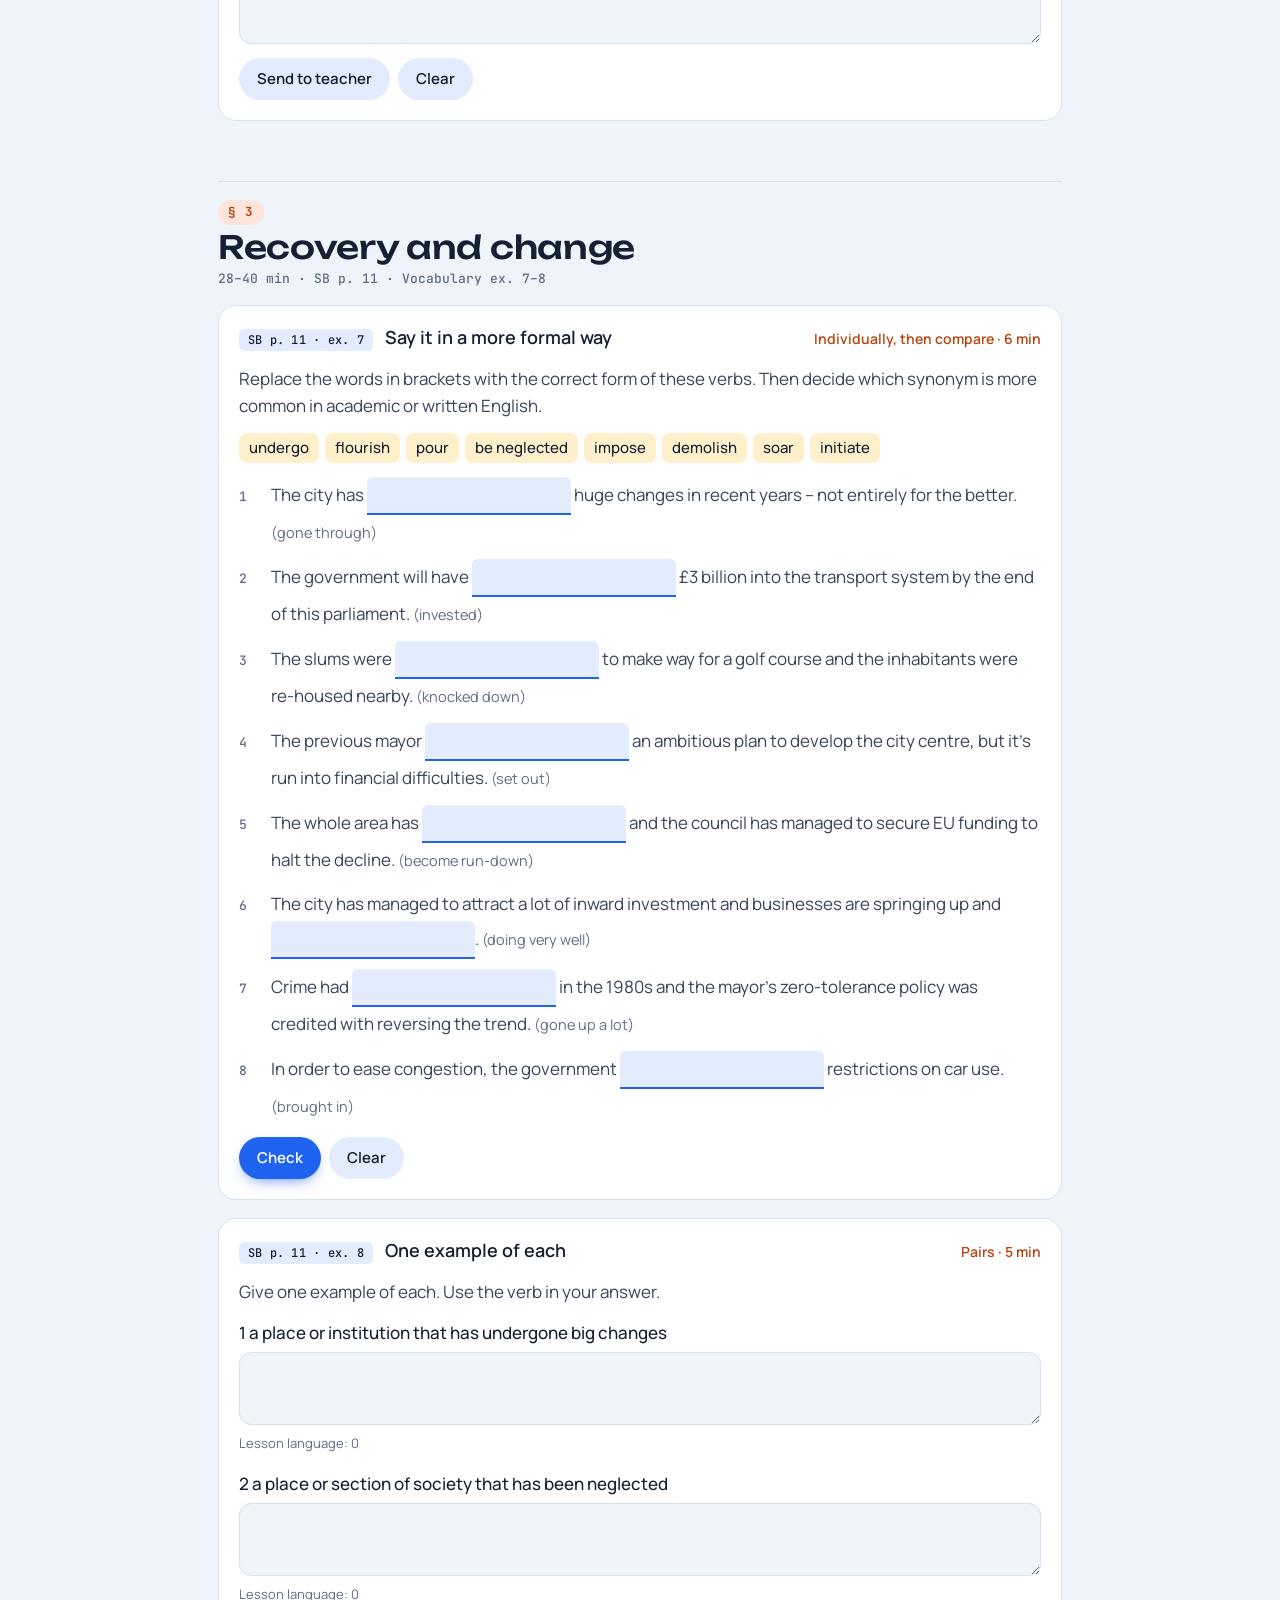
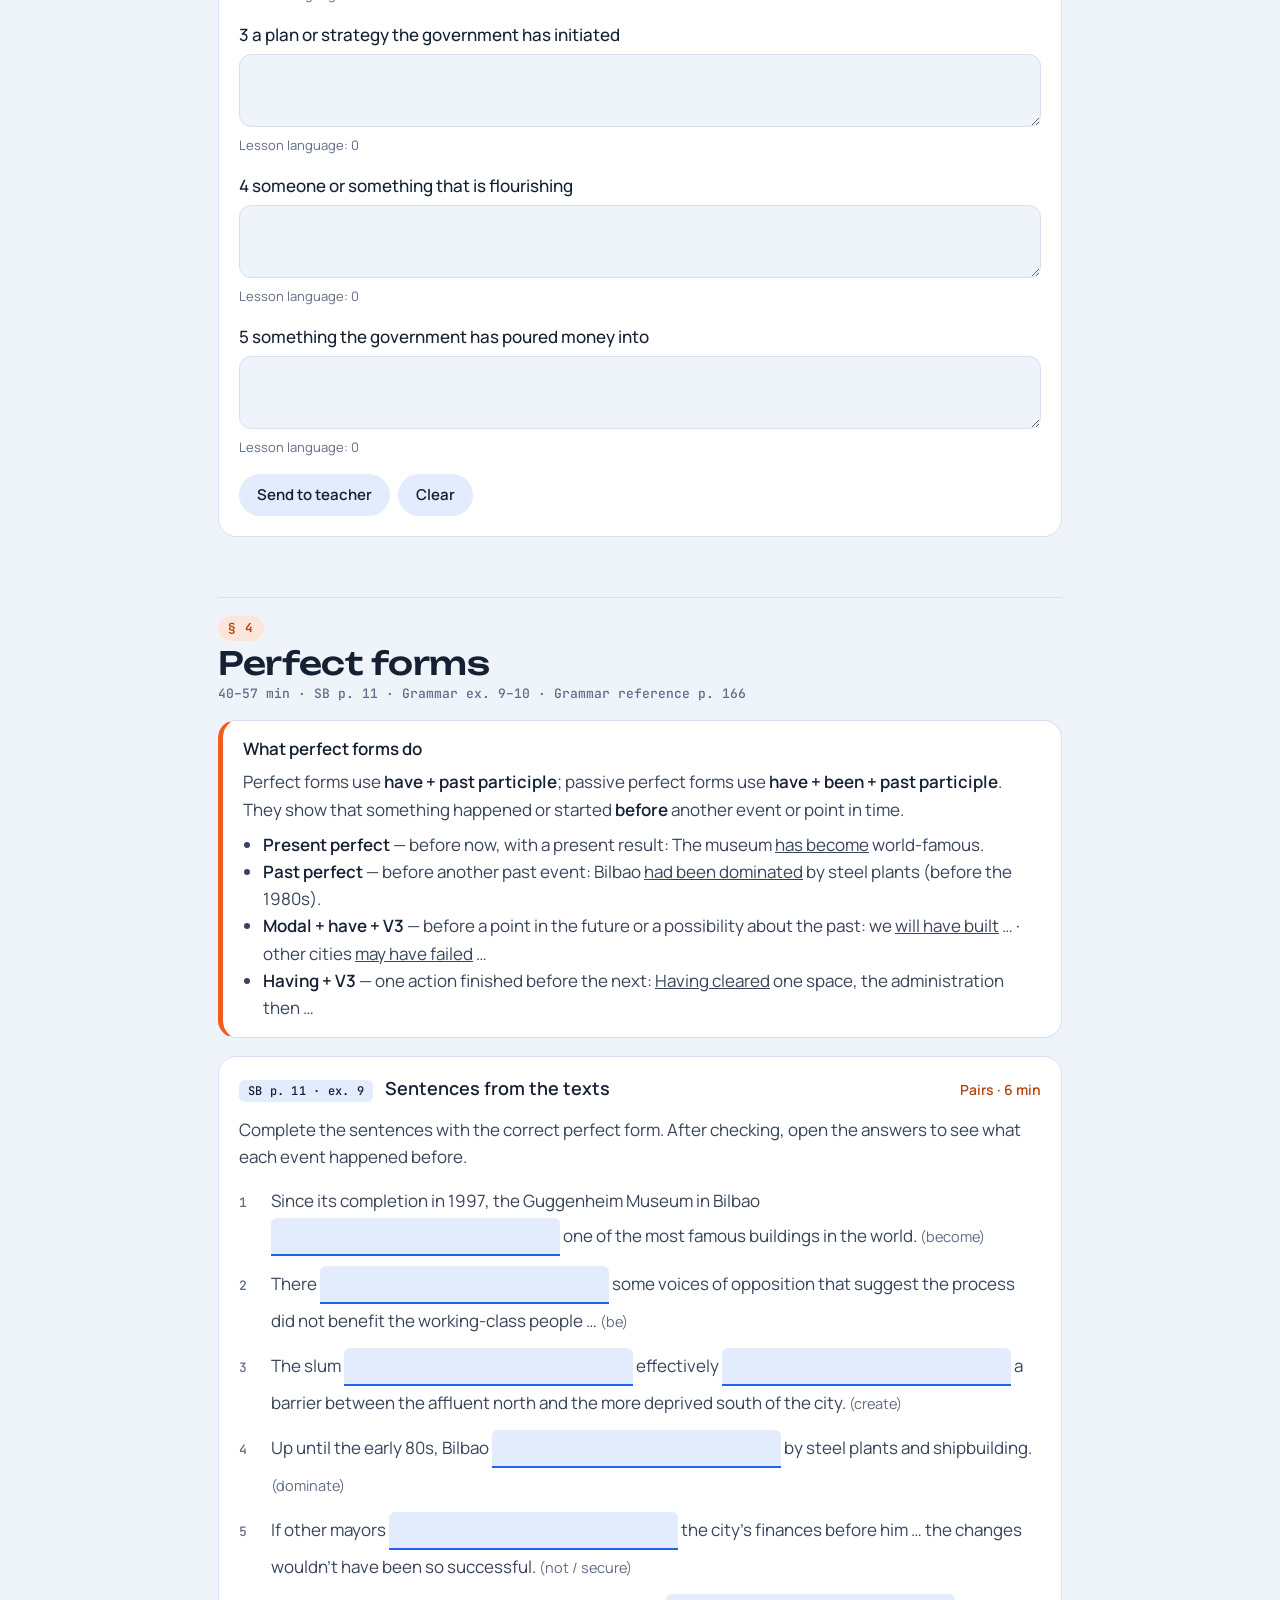
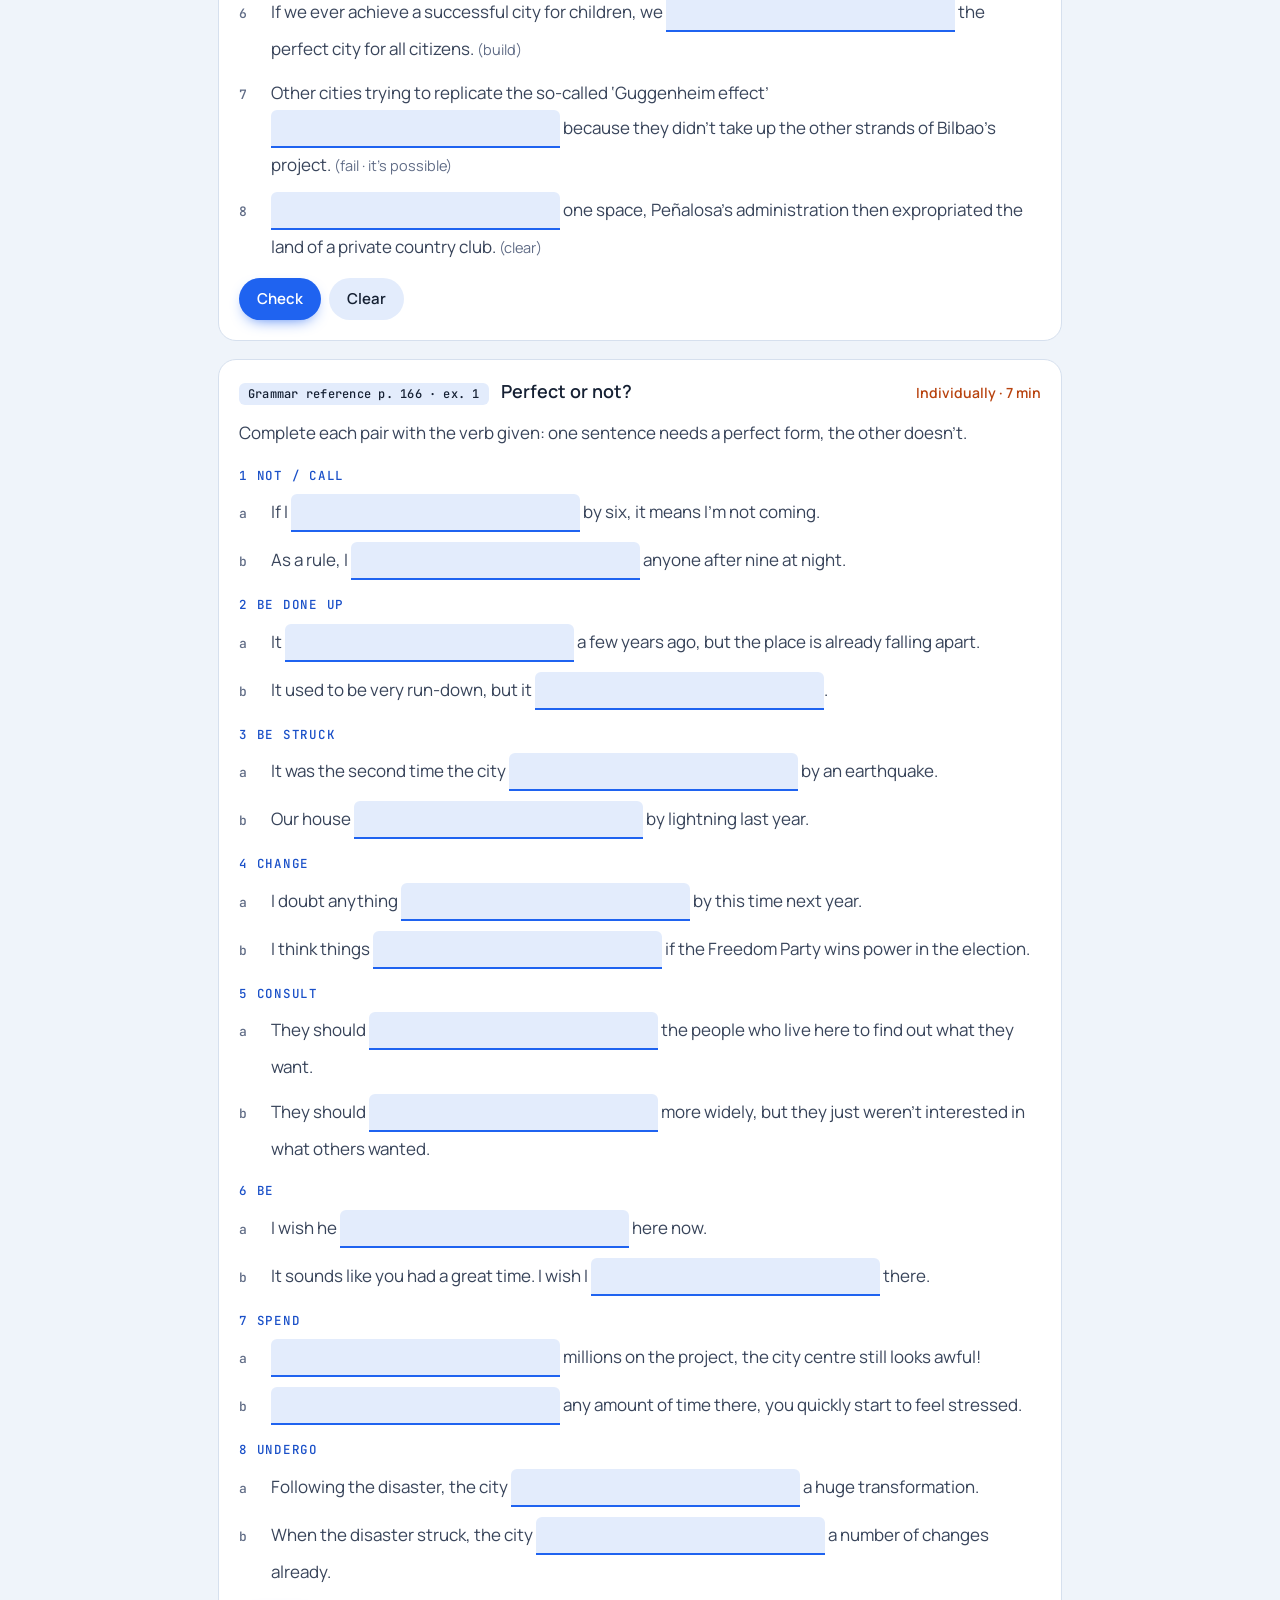
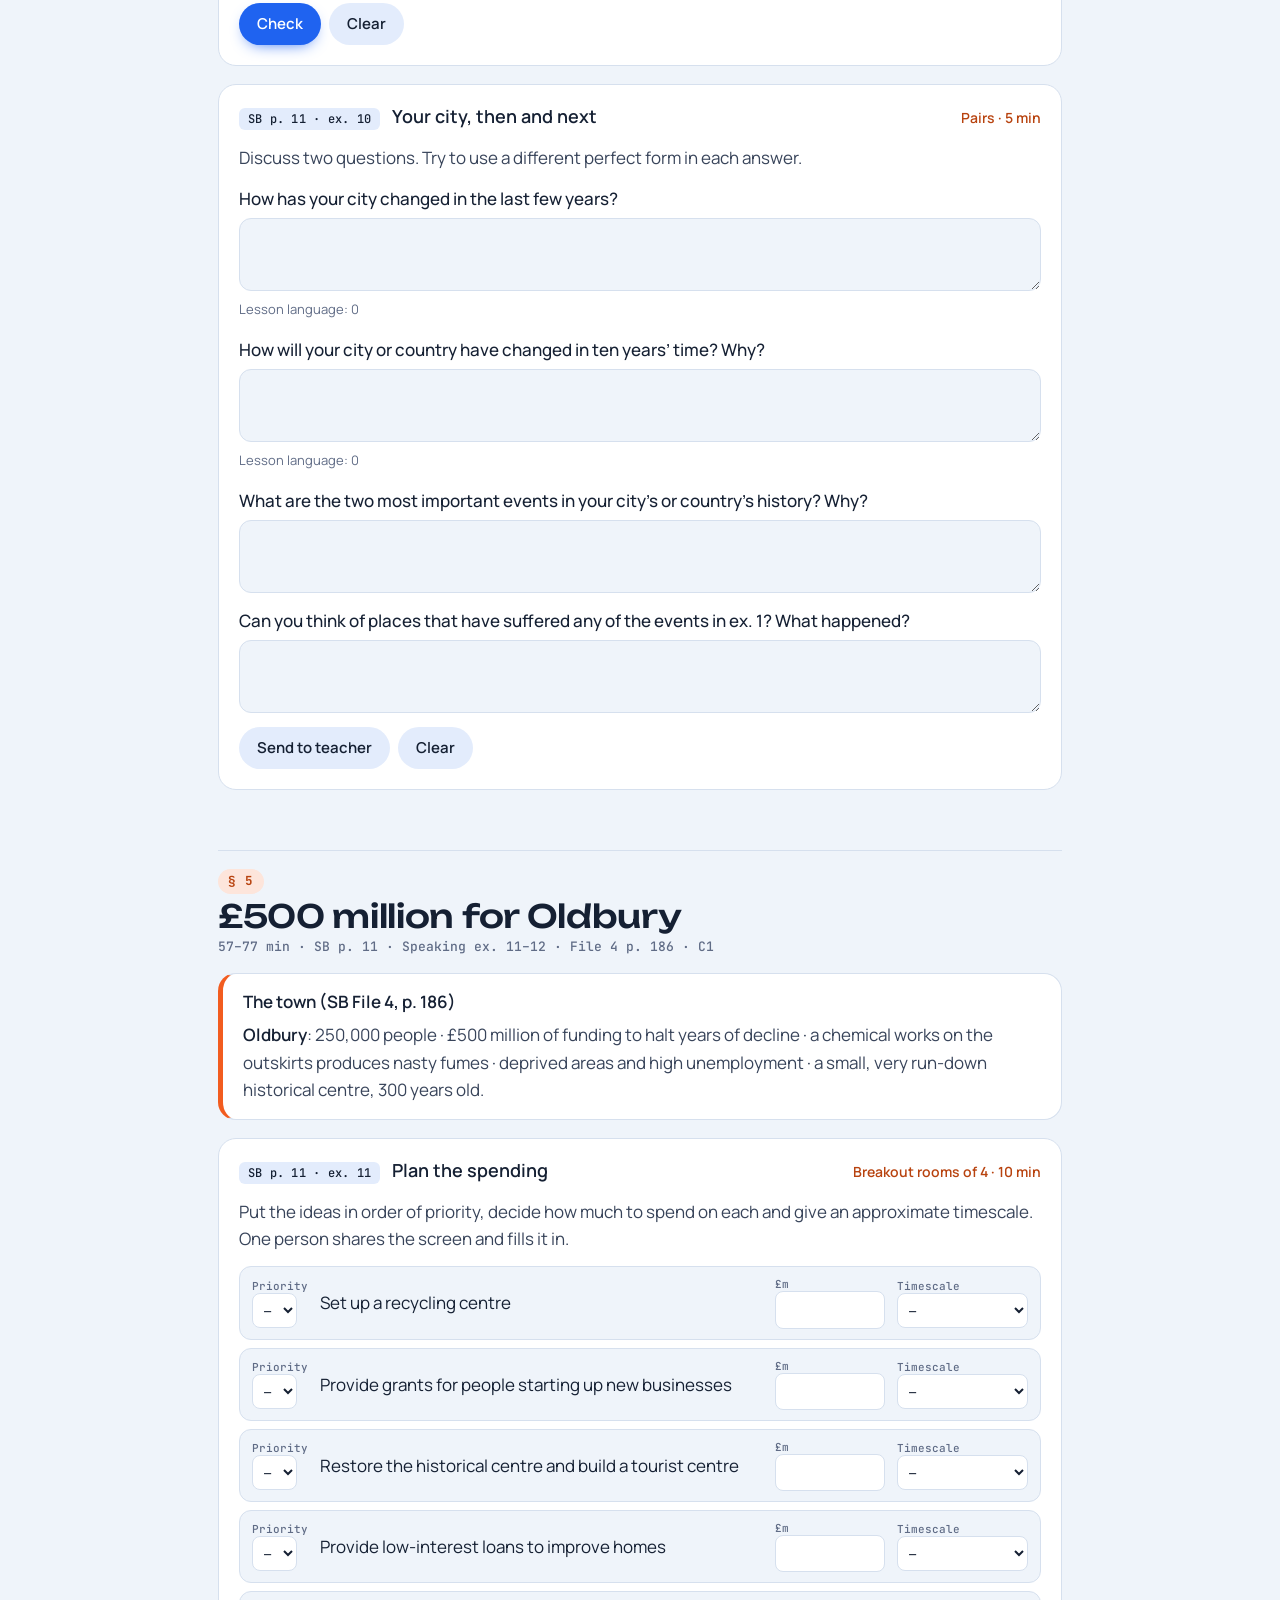
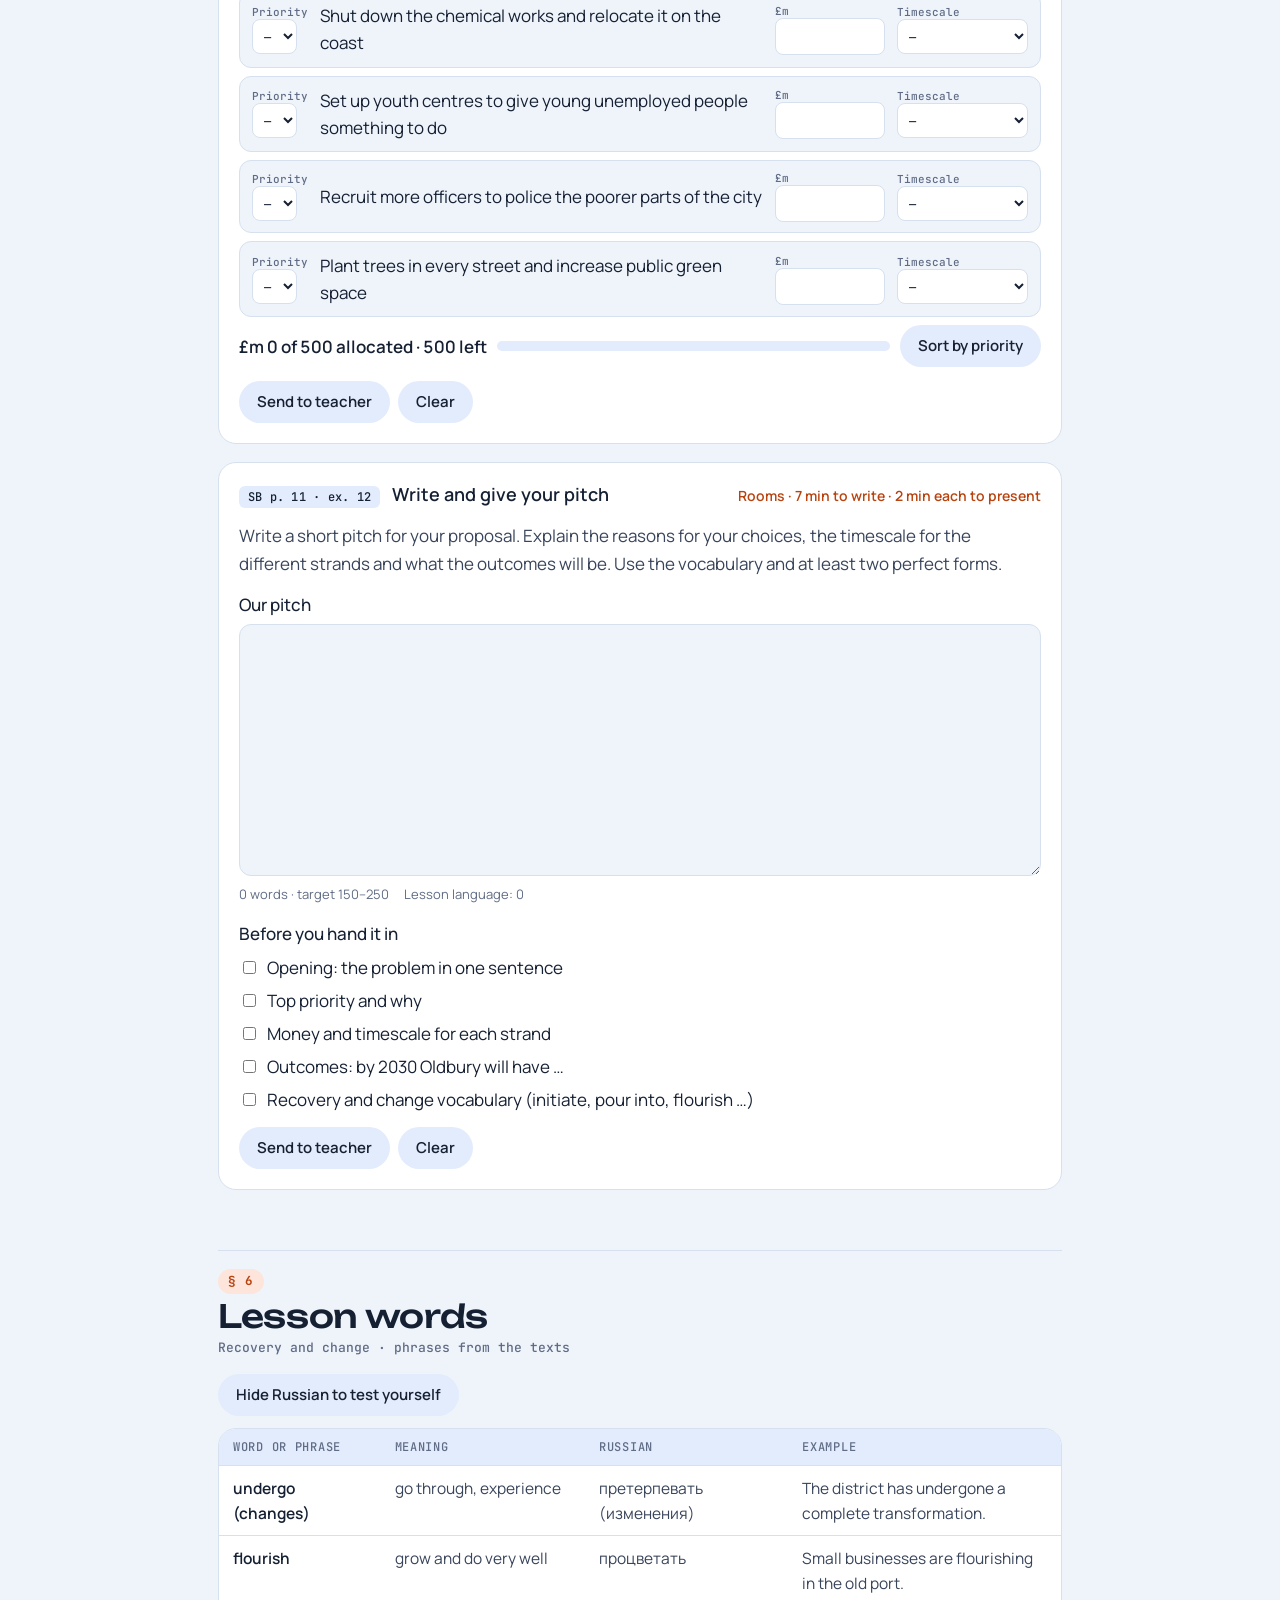
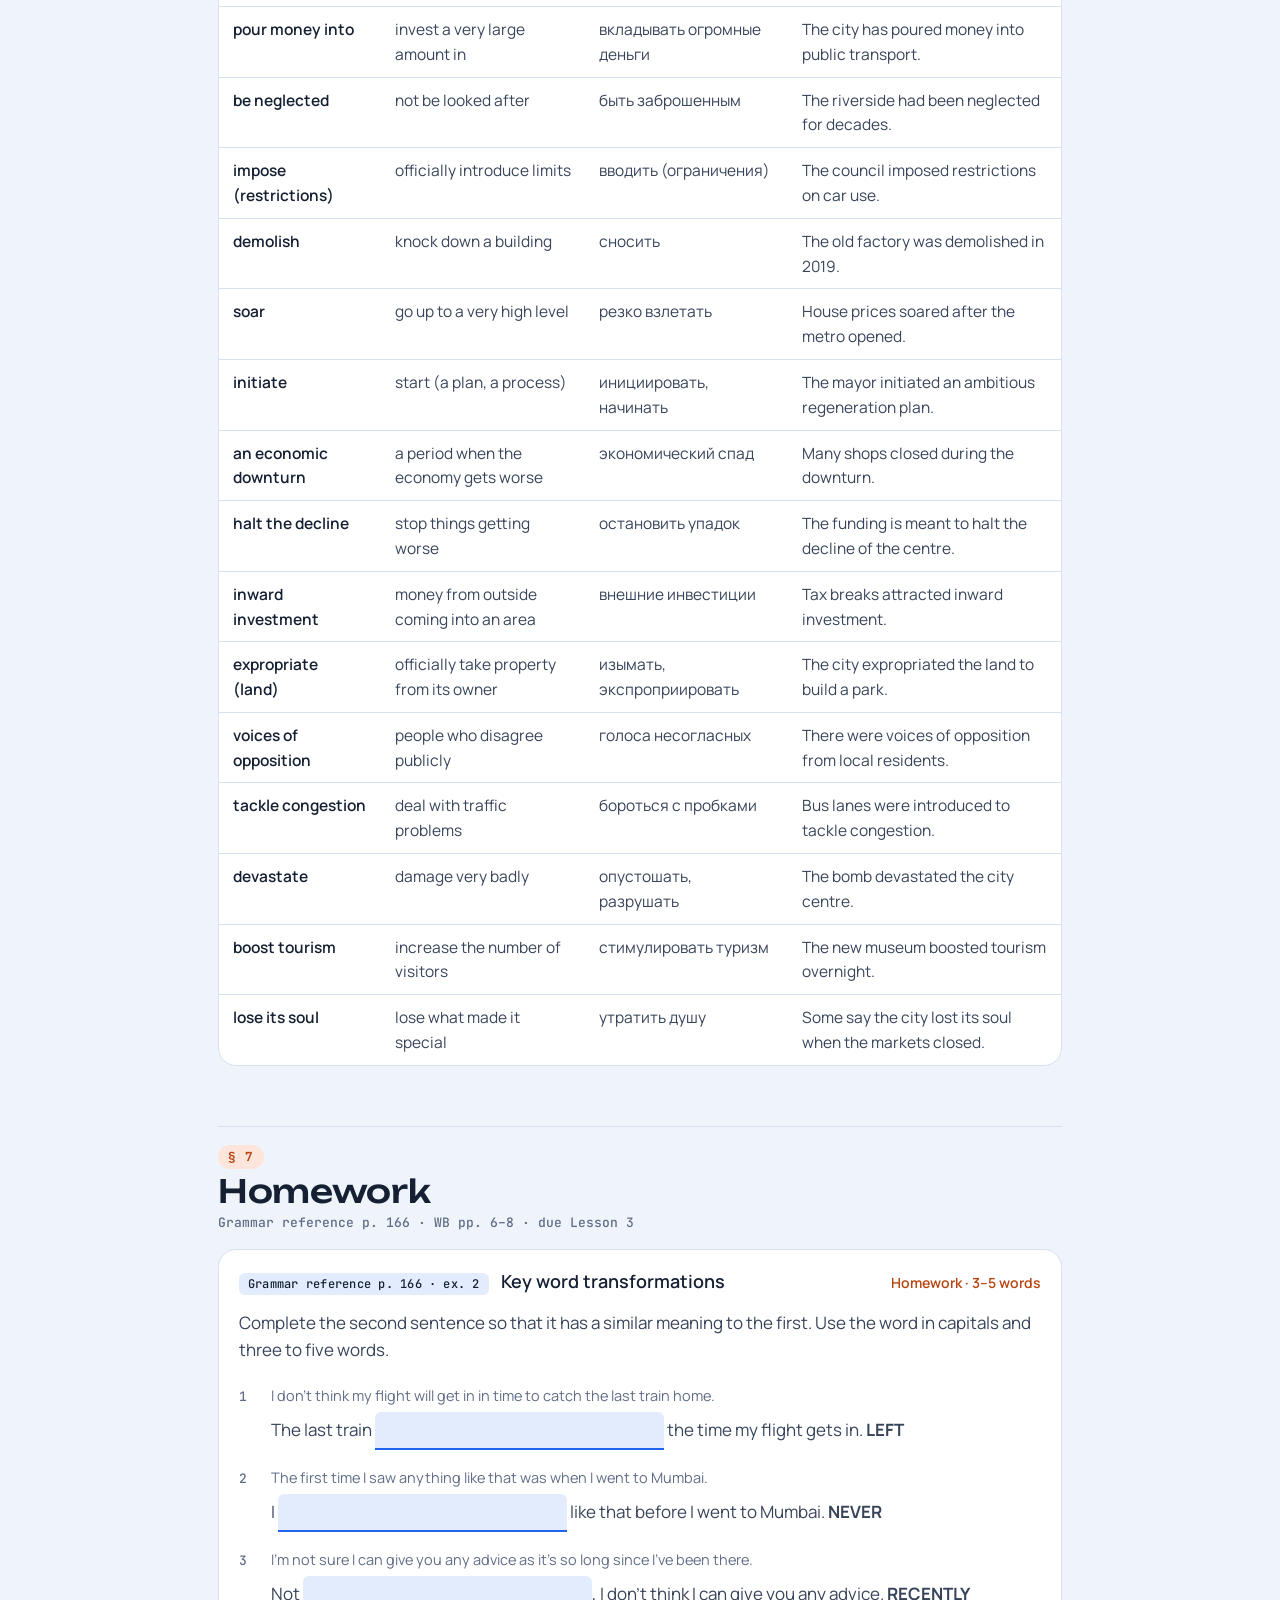
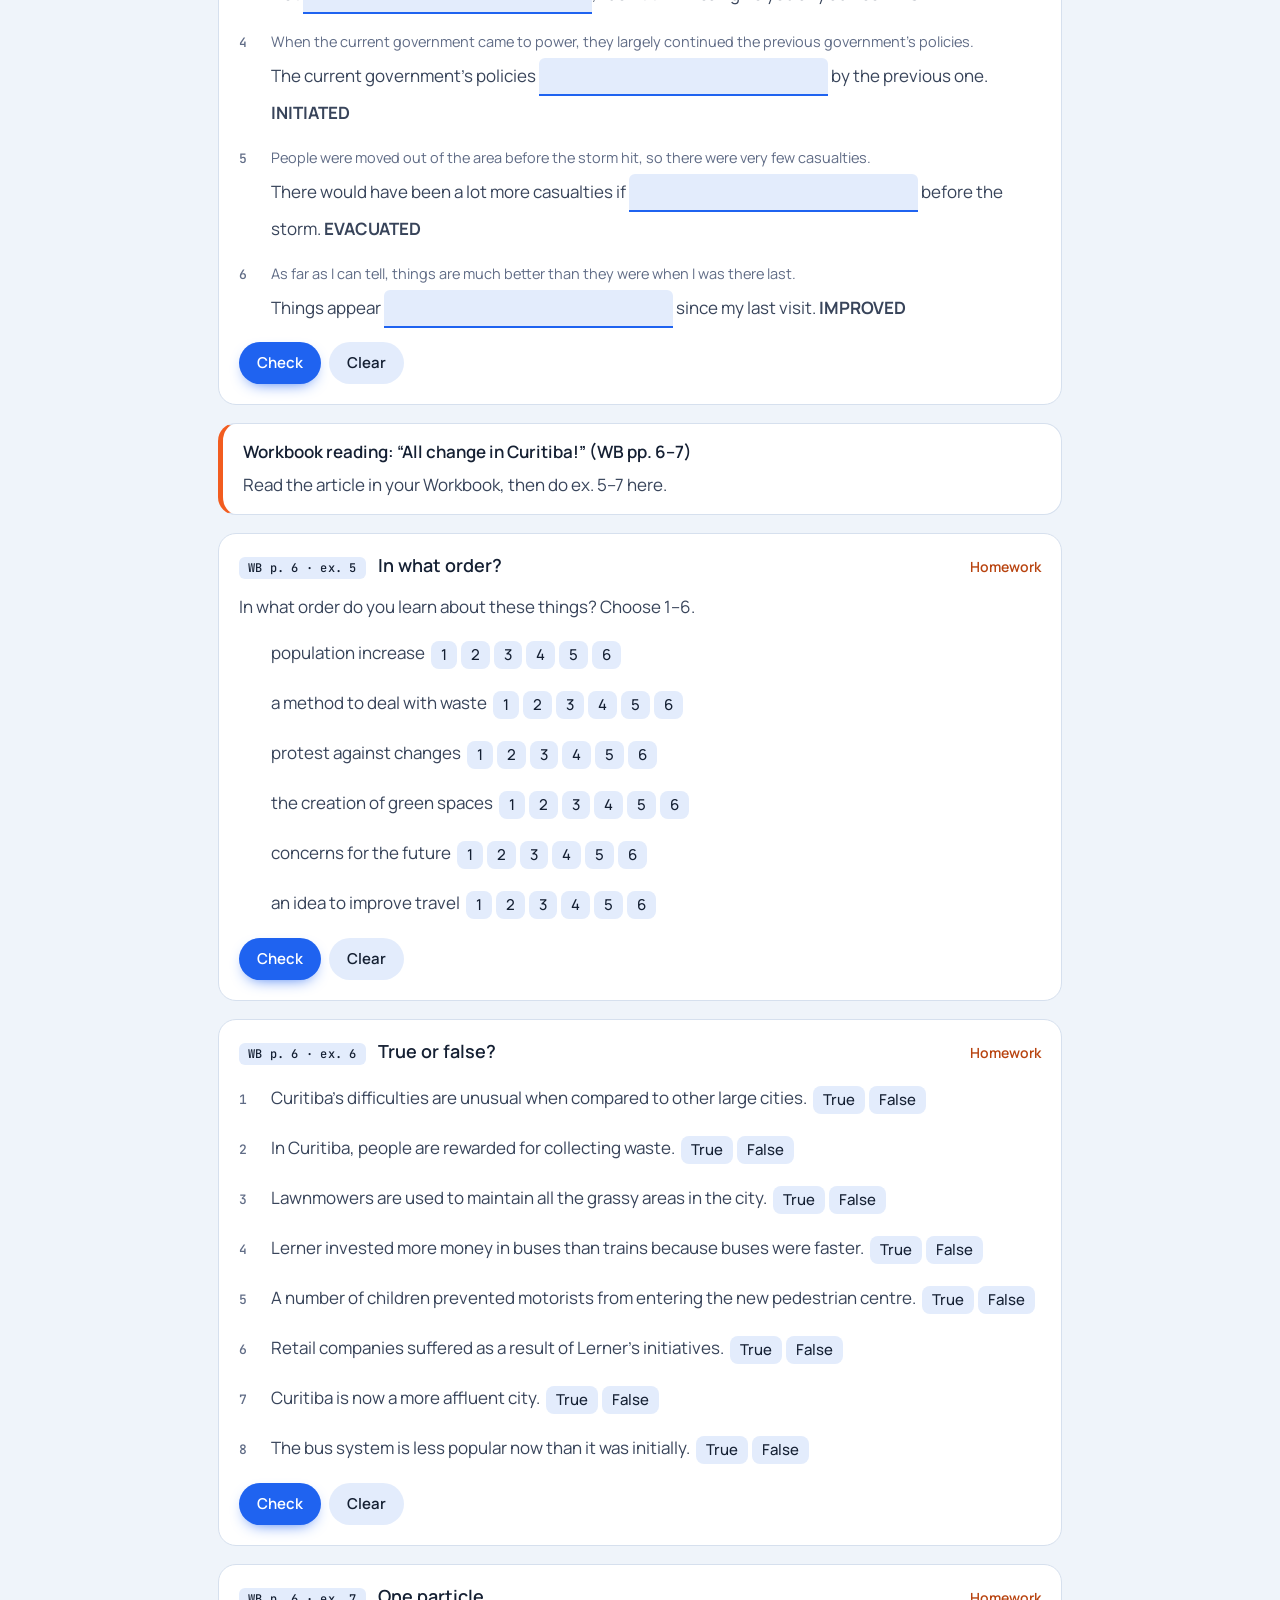
<file: lessons/02-urban-renewal/index.html>
<!doctype html>
<html lang="en">
<head>
<meta charset="utf-8">
<meta name="viewport" content="width=device-width,initial-scale=1,viewport-fit=cover">
<meta name="robots" content="noindex,nofollow">
<title>Lesson 2 · Urban renewal · Advanced English</title>
<link rel="preconnect" href="https://fonts.googleapis.com">
<link rel="preconnect" href="https://fonts.gstatic.com" crossorigin>
<link rel="stylesheet" href="https://fonts.googleapis.com/css2?family=Unbounded:wght@500;600&family=Manrope:wght@400;500;600;700&family=JetBrains+Mono:wght@500&display=swap">
<link rel="stylesheet" href="../../assets/style.css?v=202611252217">
</head>
<body>
<div id="app"><noscript>This lesson needs JavaScript switched on.</noscript></div>
<script src="../../assets/config.js?v=202611252217"></script>
<script src="../../assets/course.js?v=202611252217"></script>
<script src="lesson.js?v=202611252217"></script>
<script src="../../assets/engine.js?v=202611252217"></script>
</body>
</html>
</file>
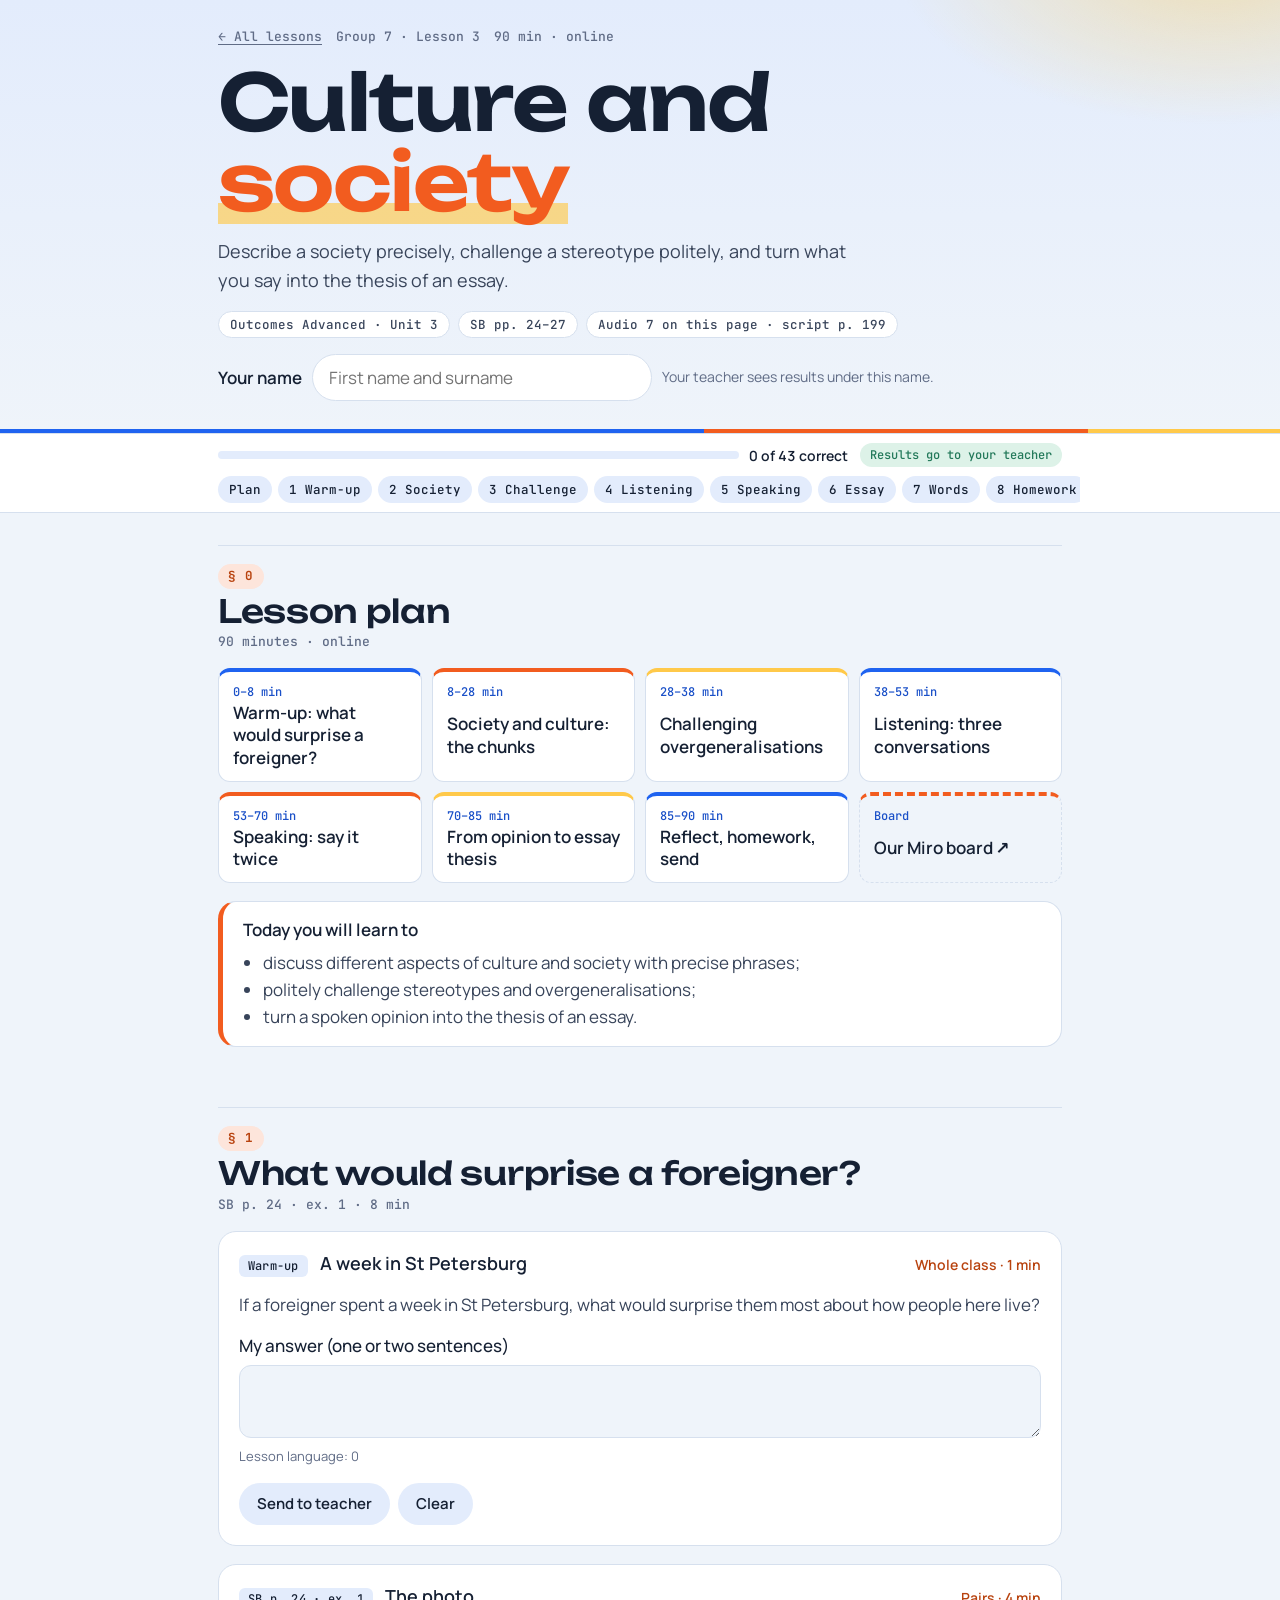
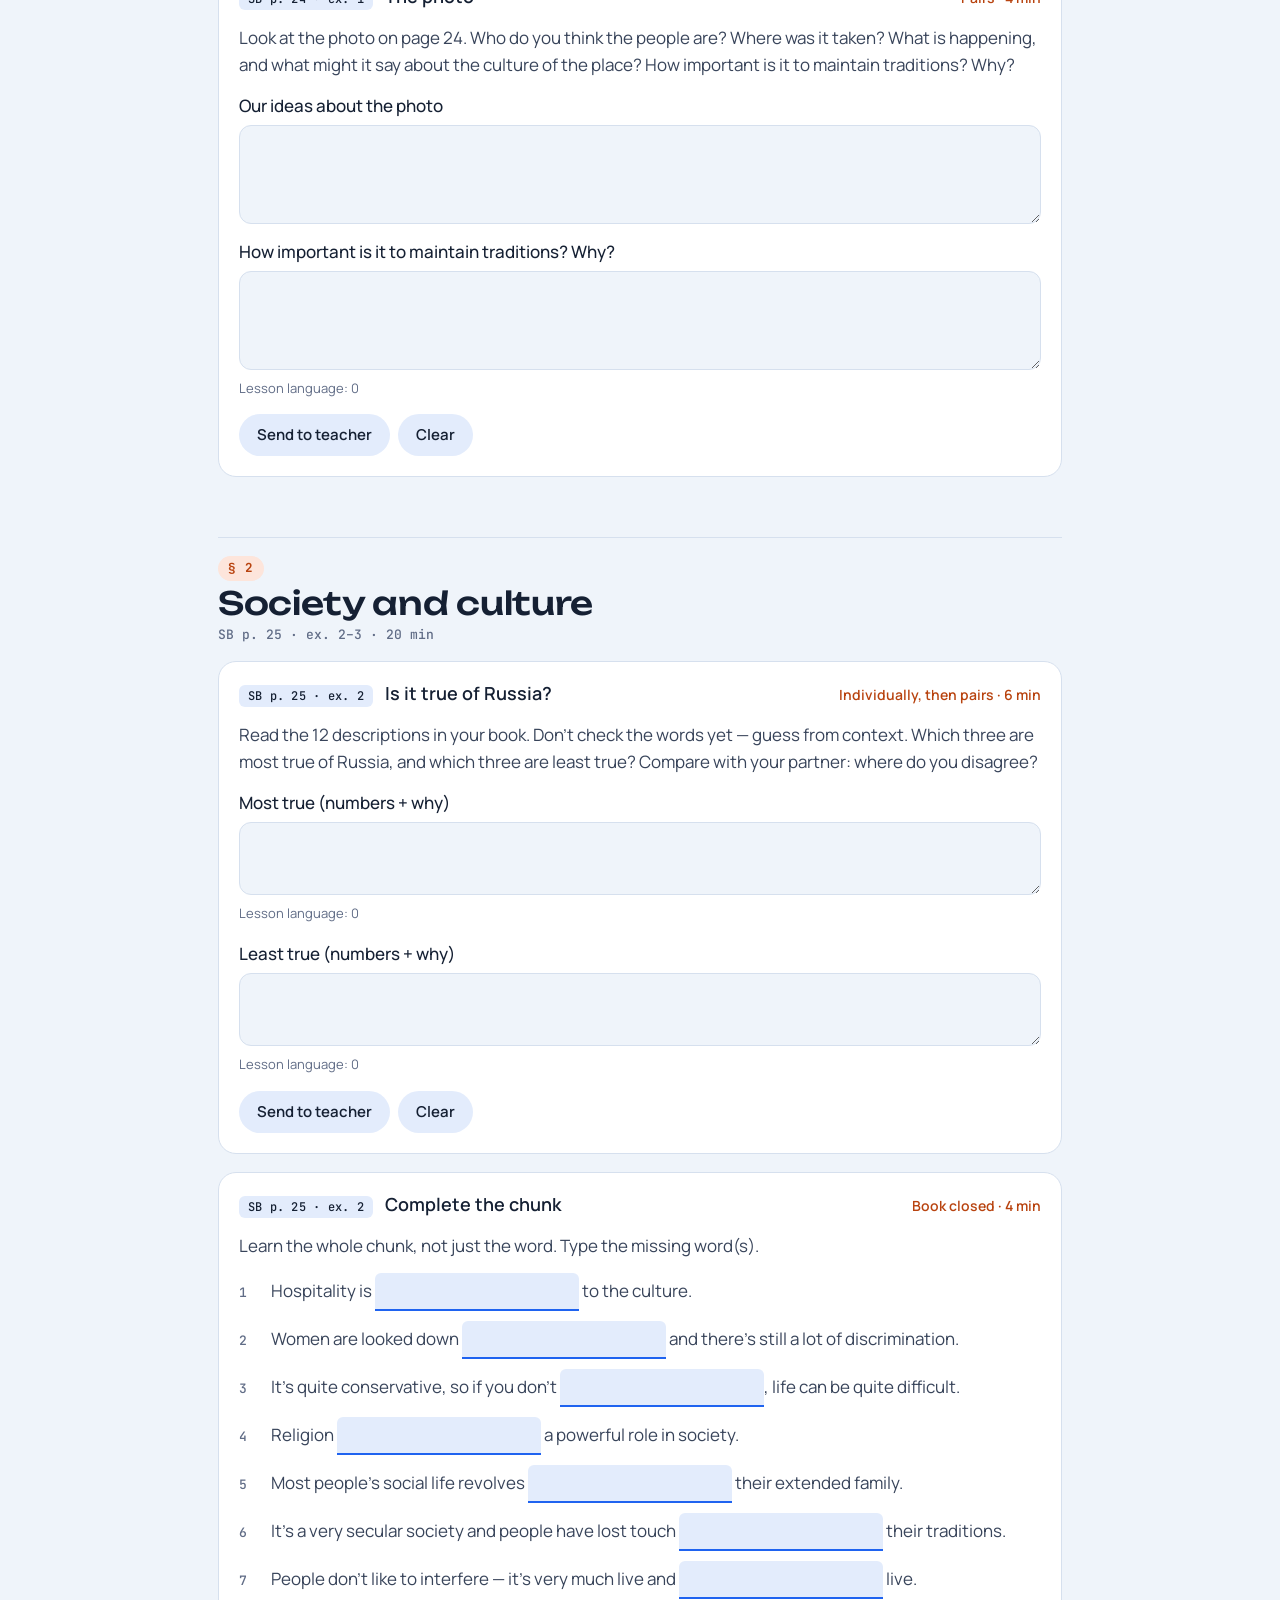
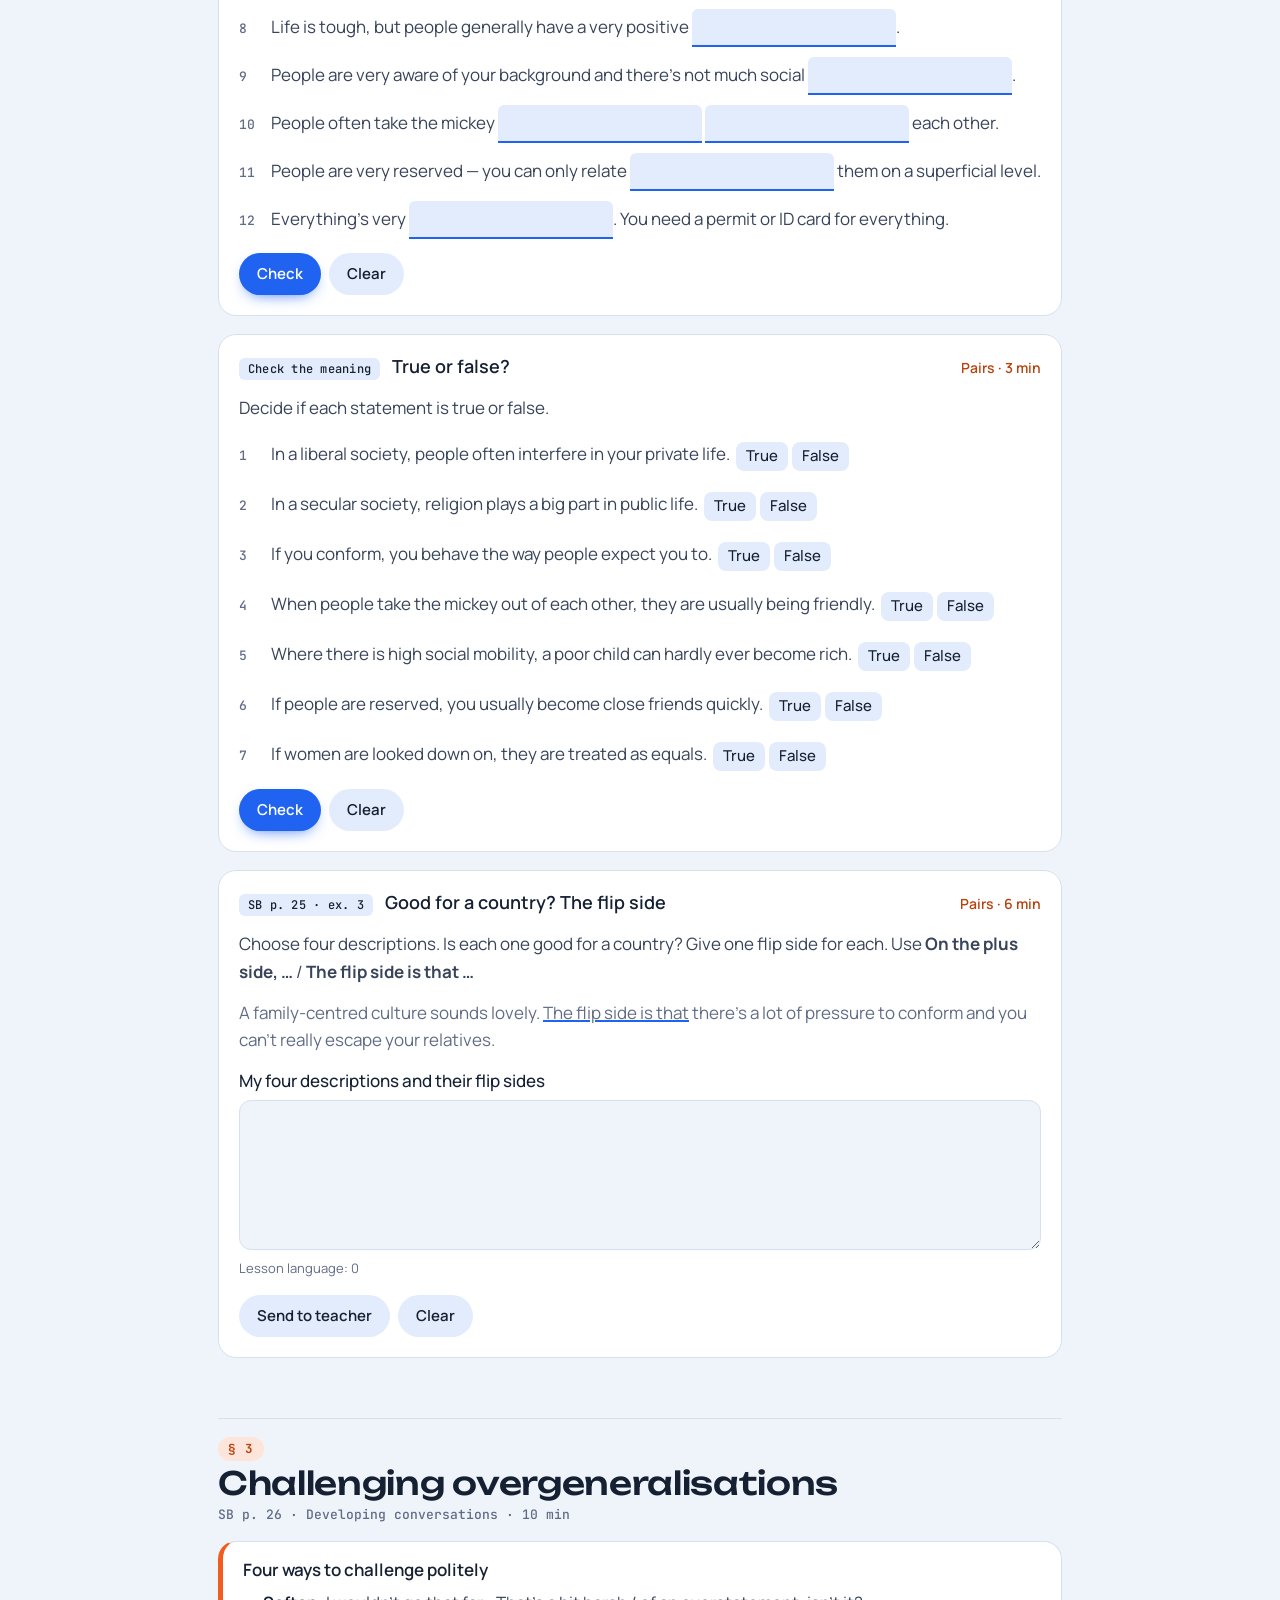
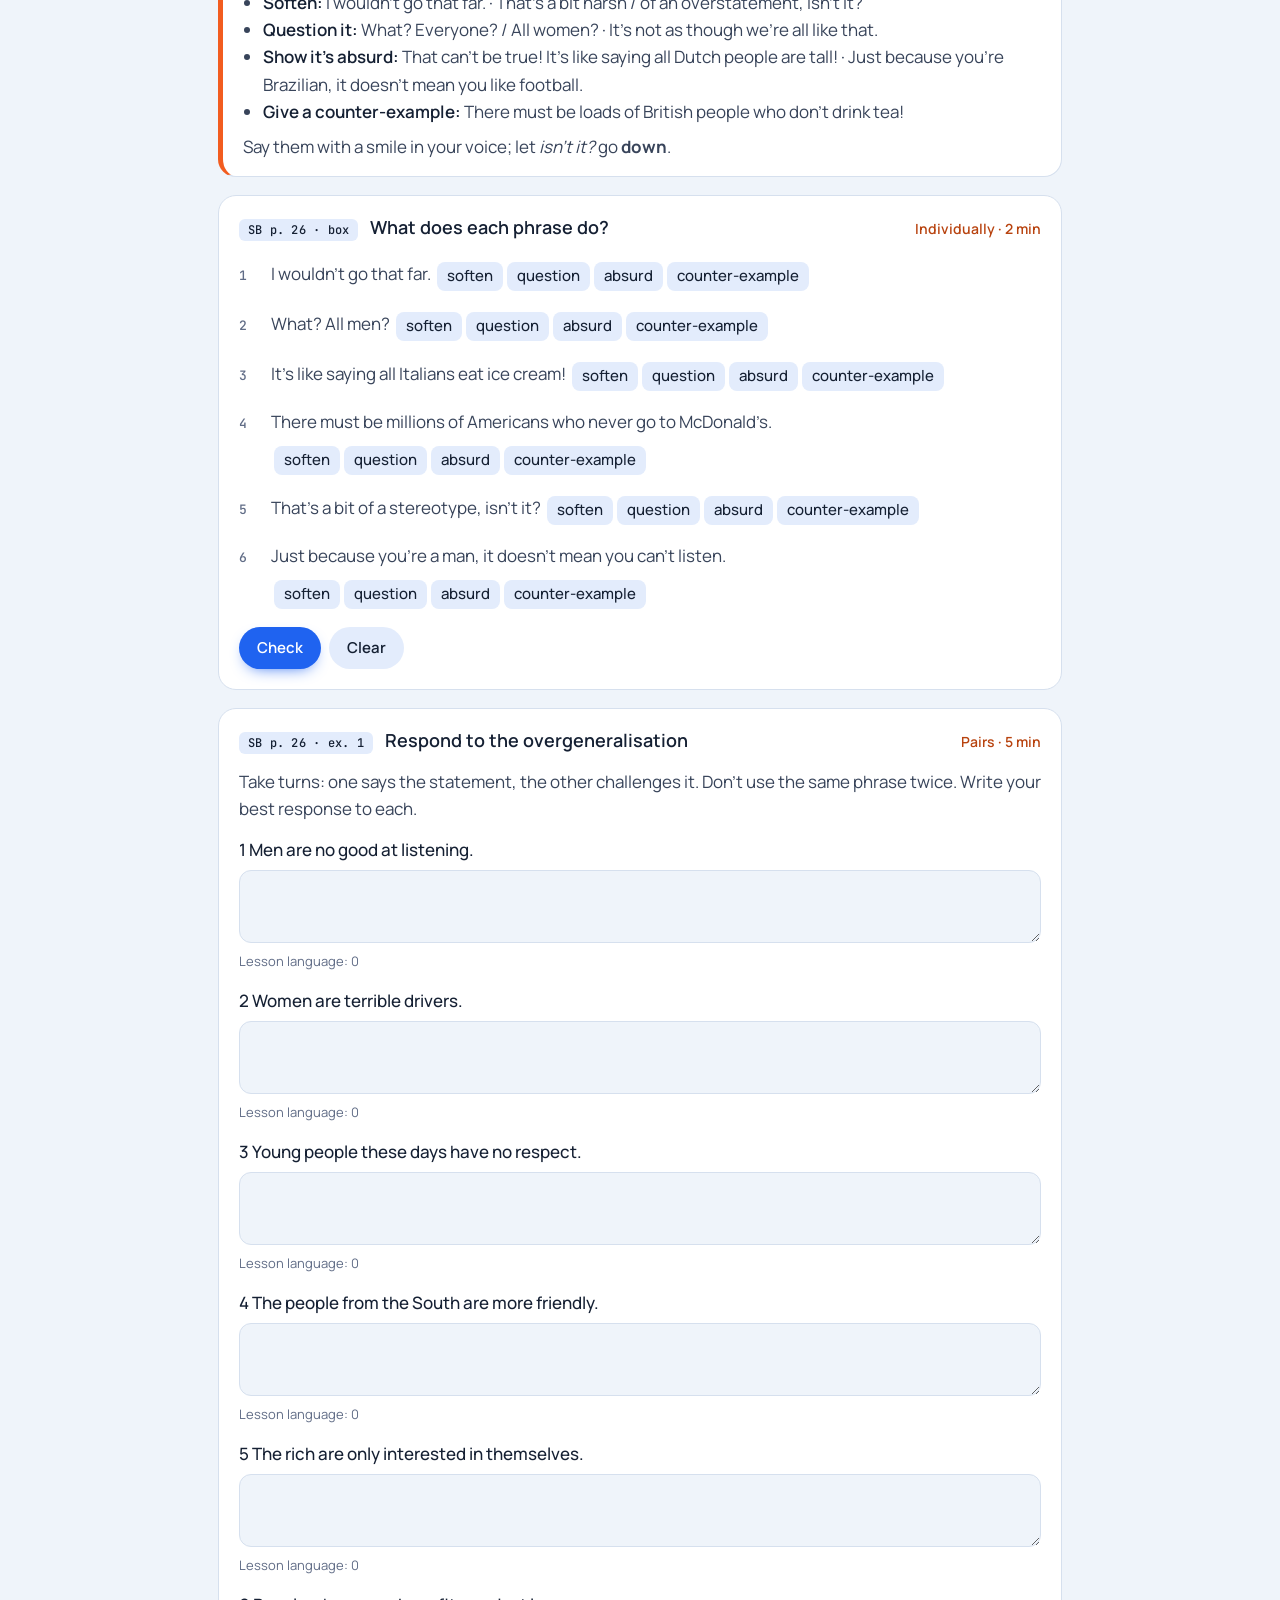
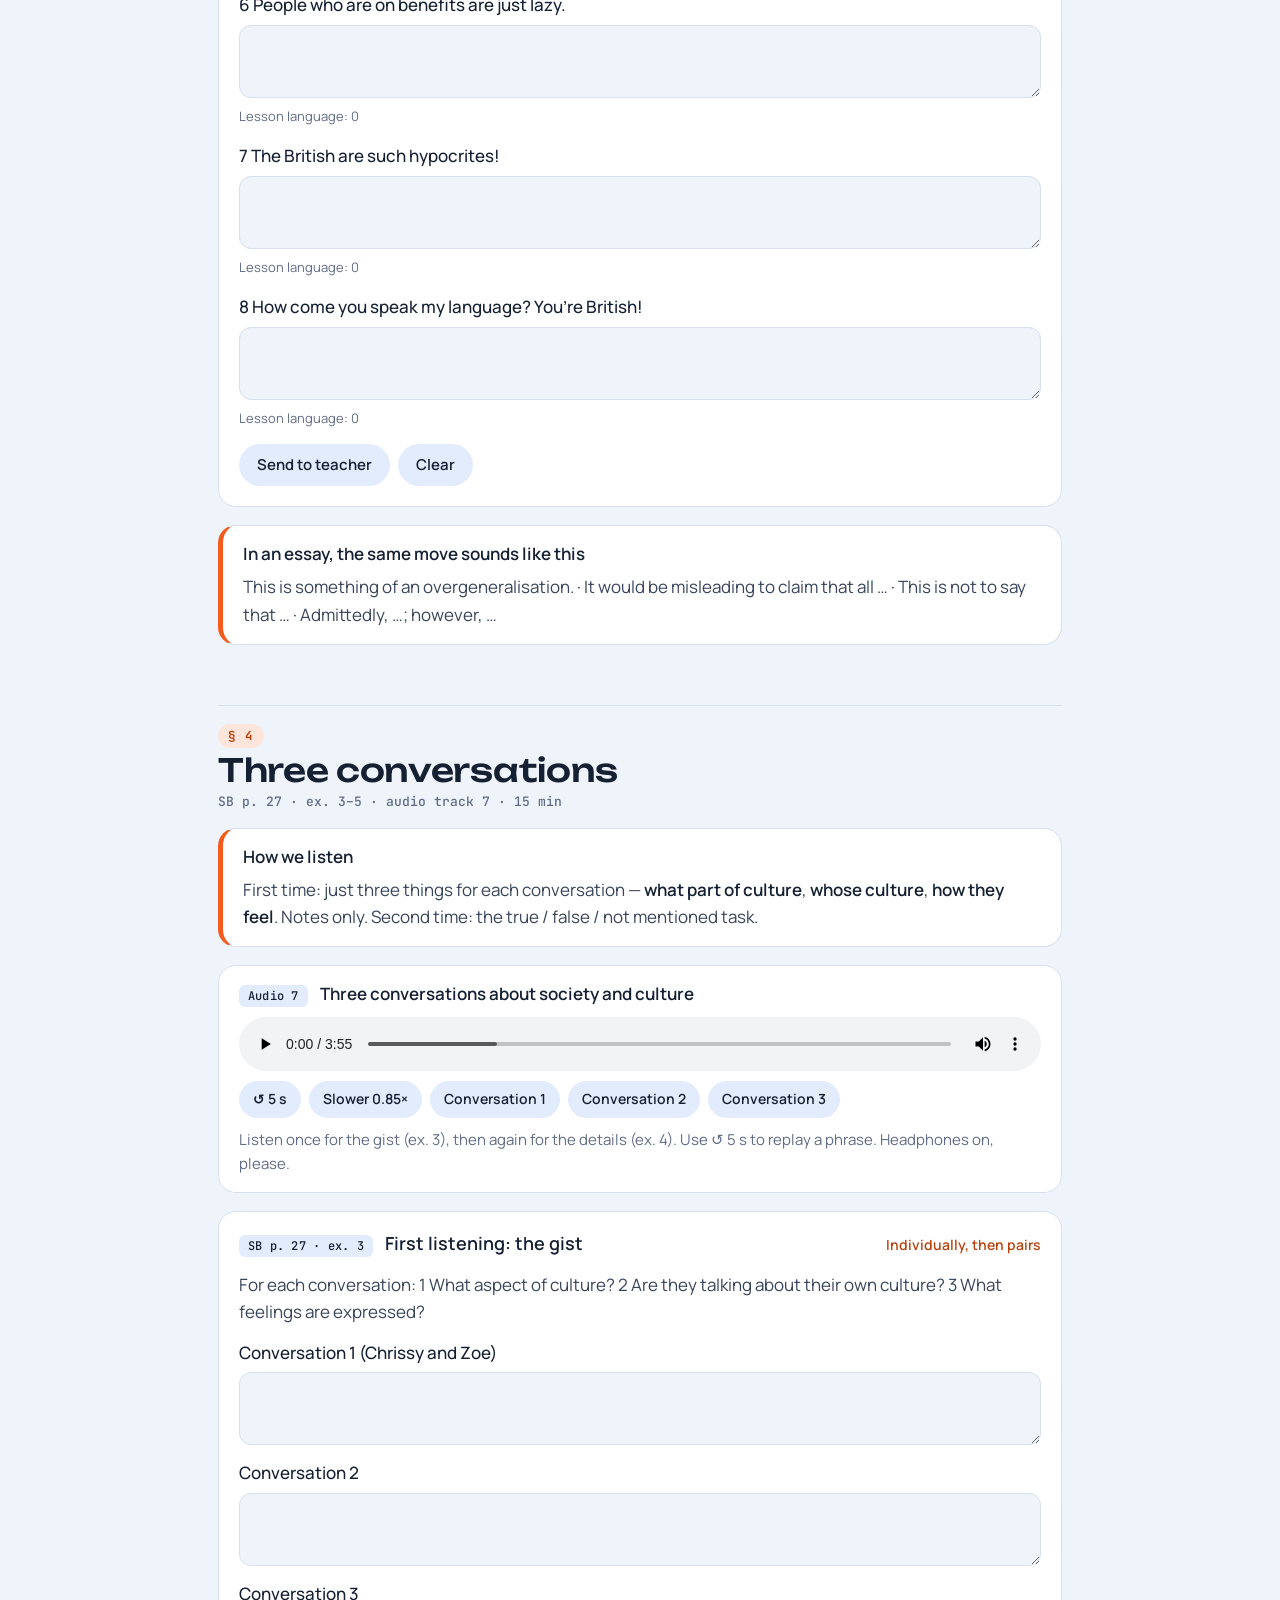
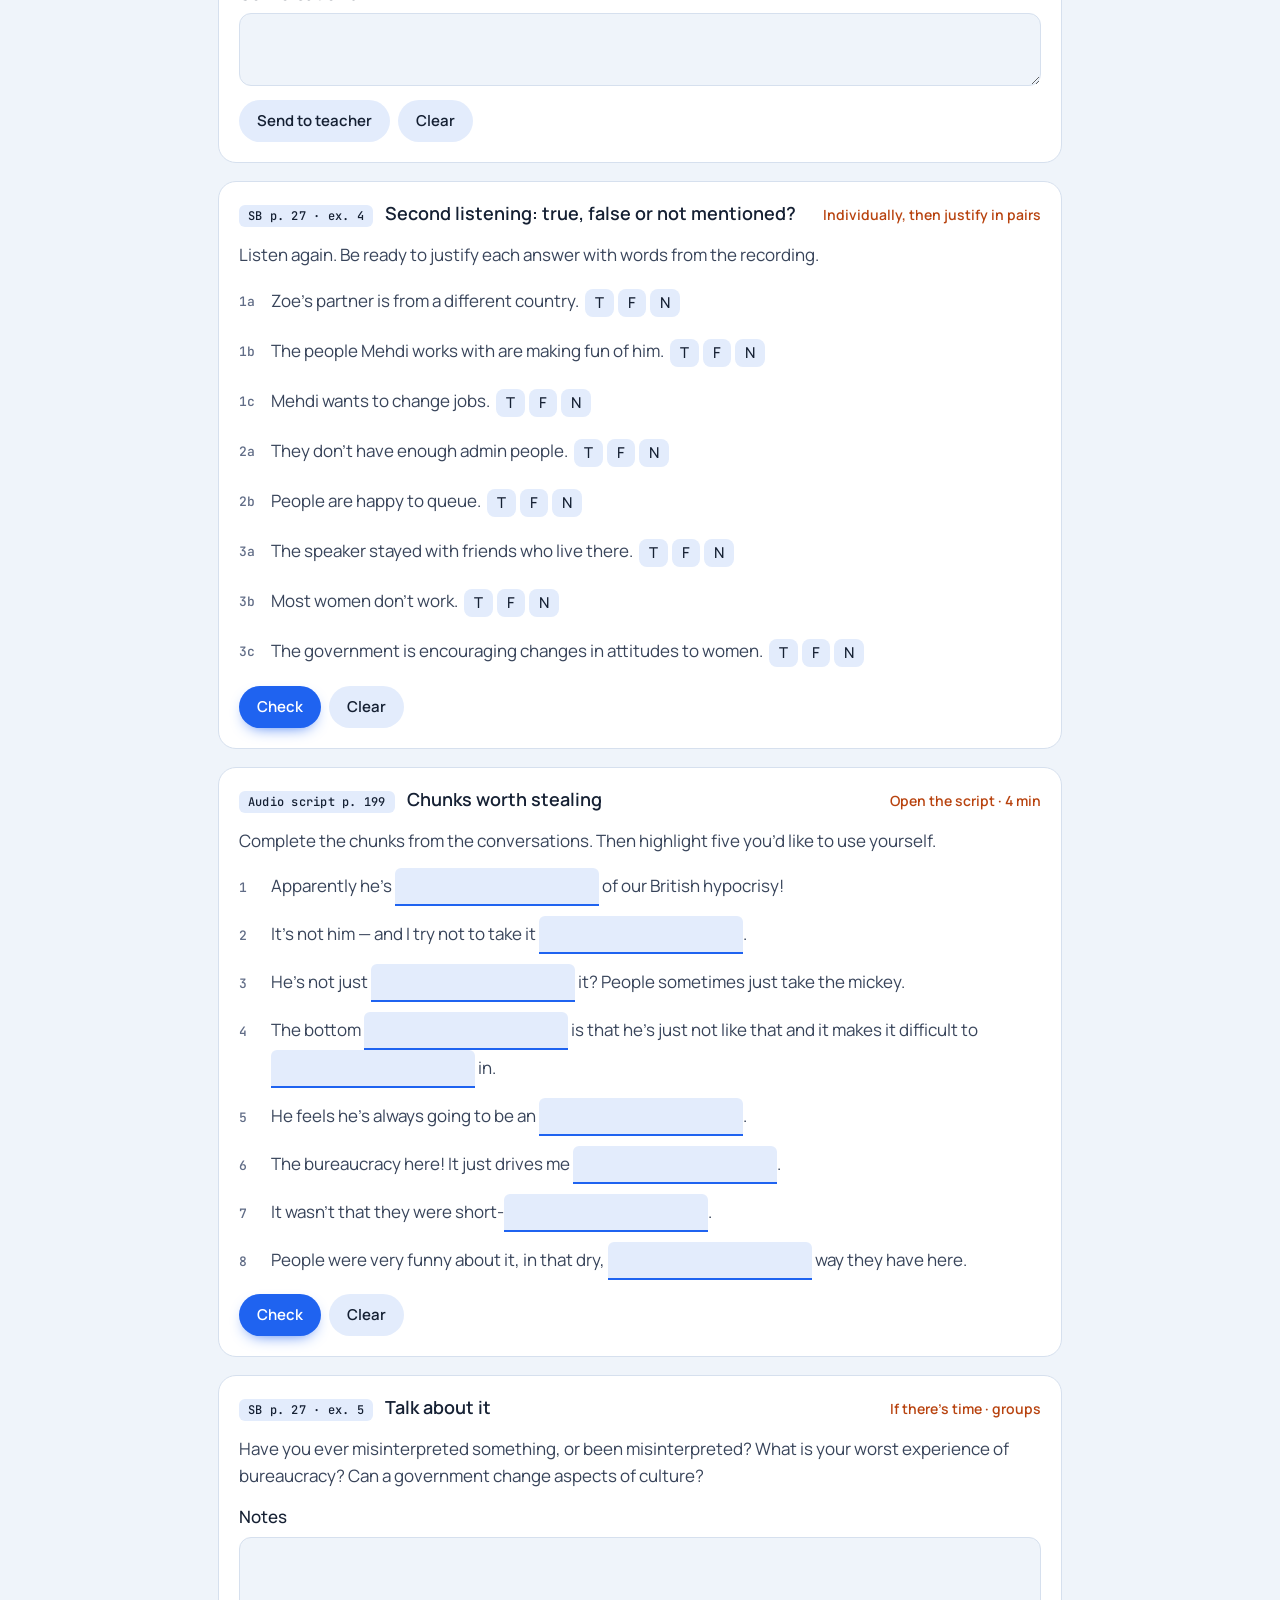
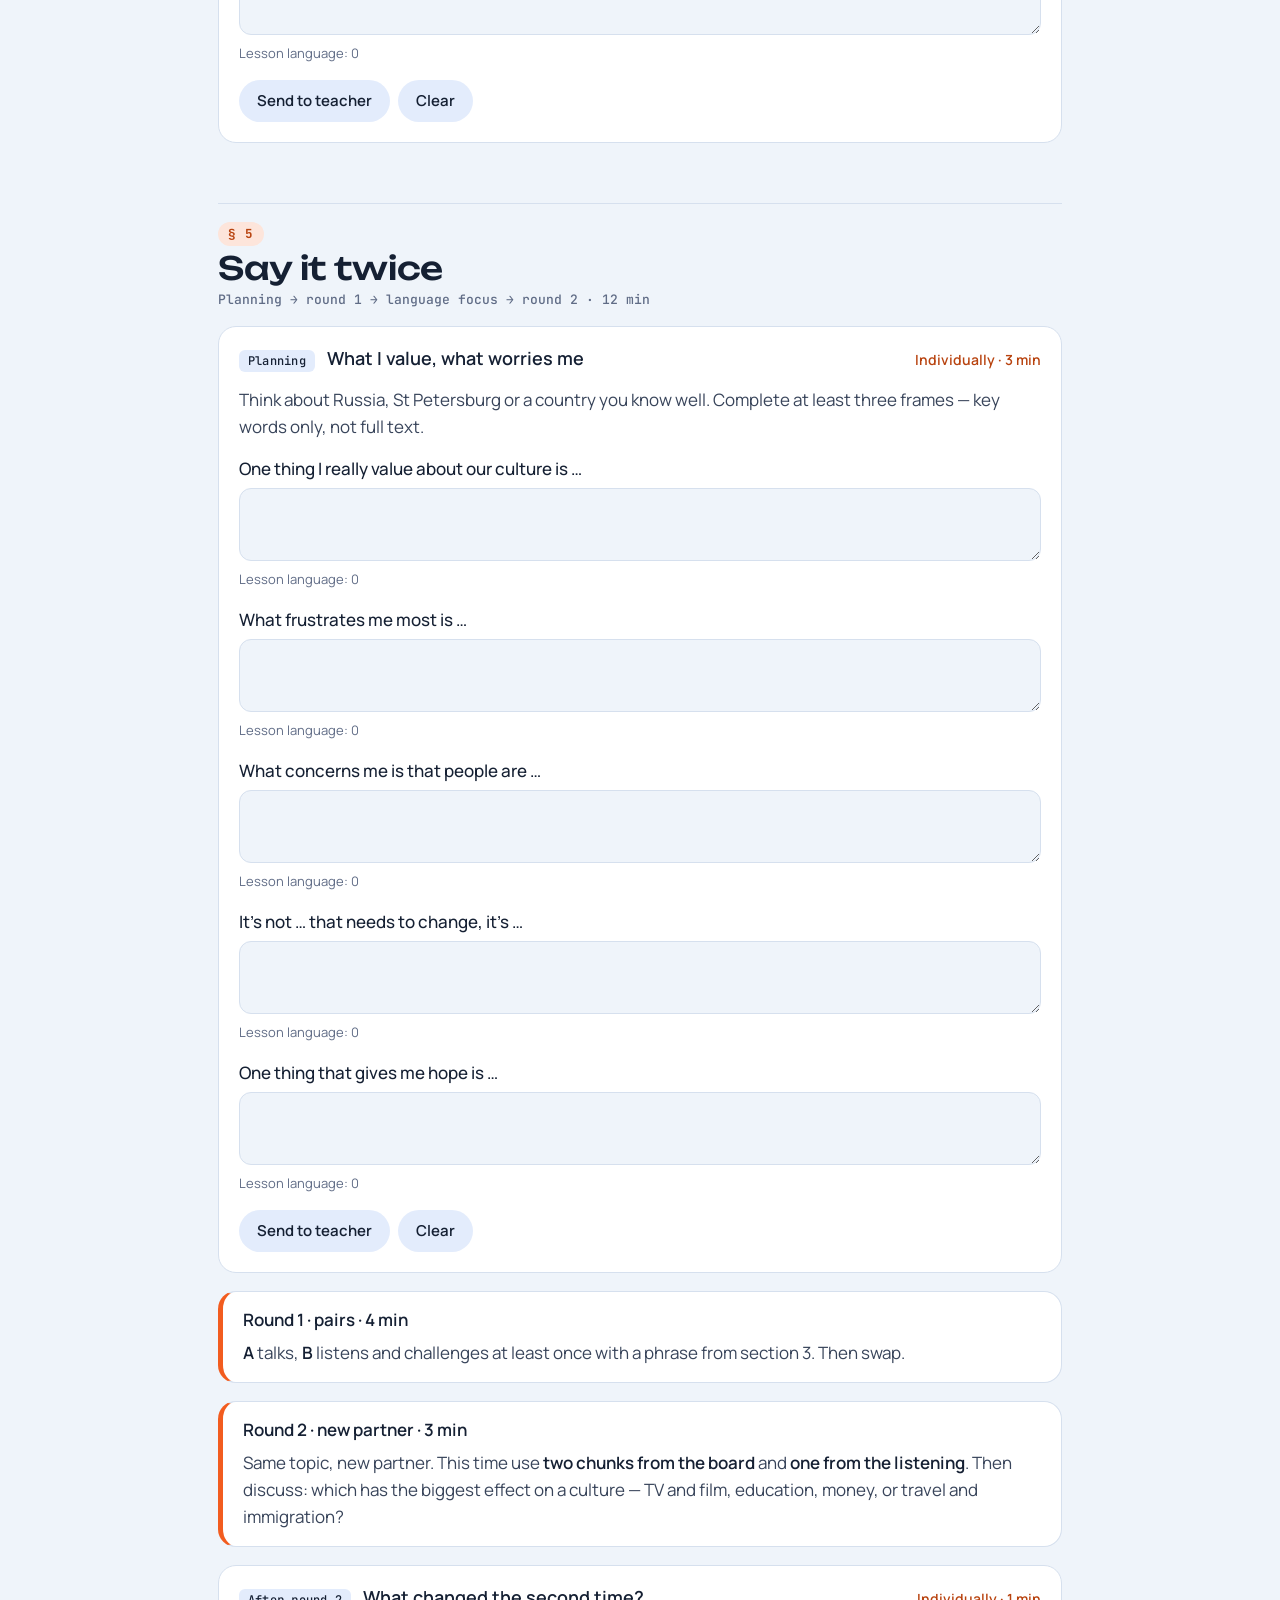
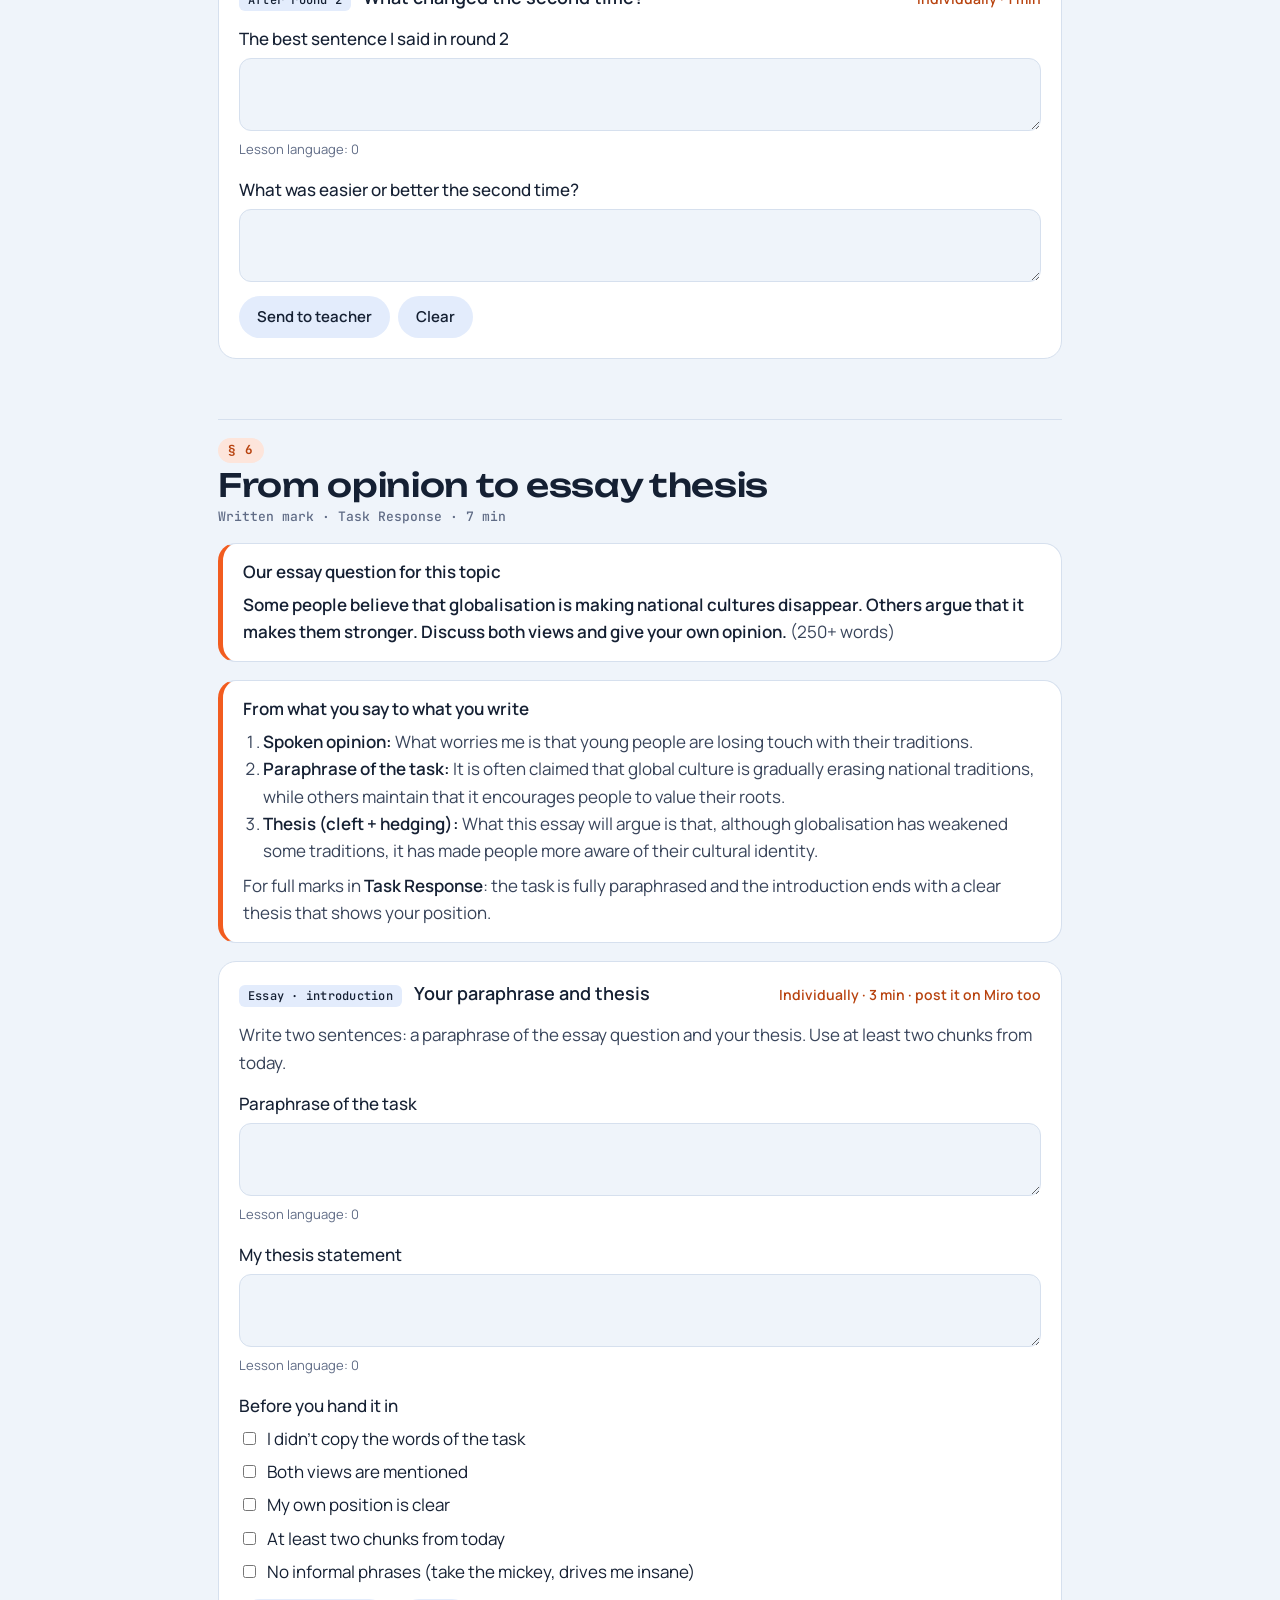
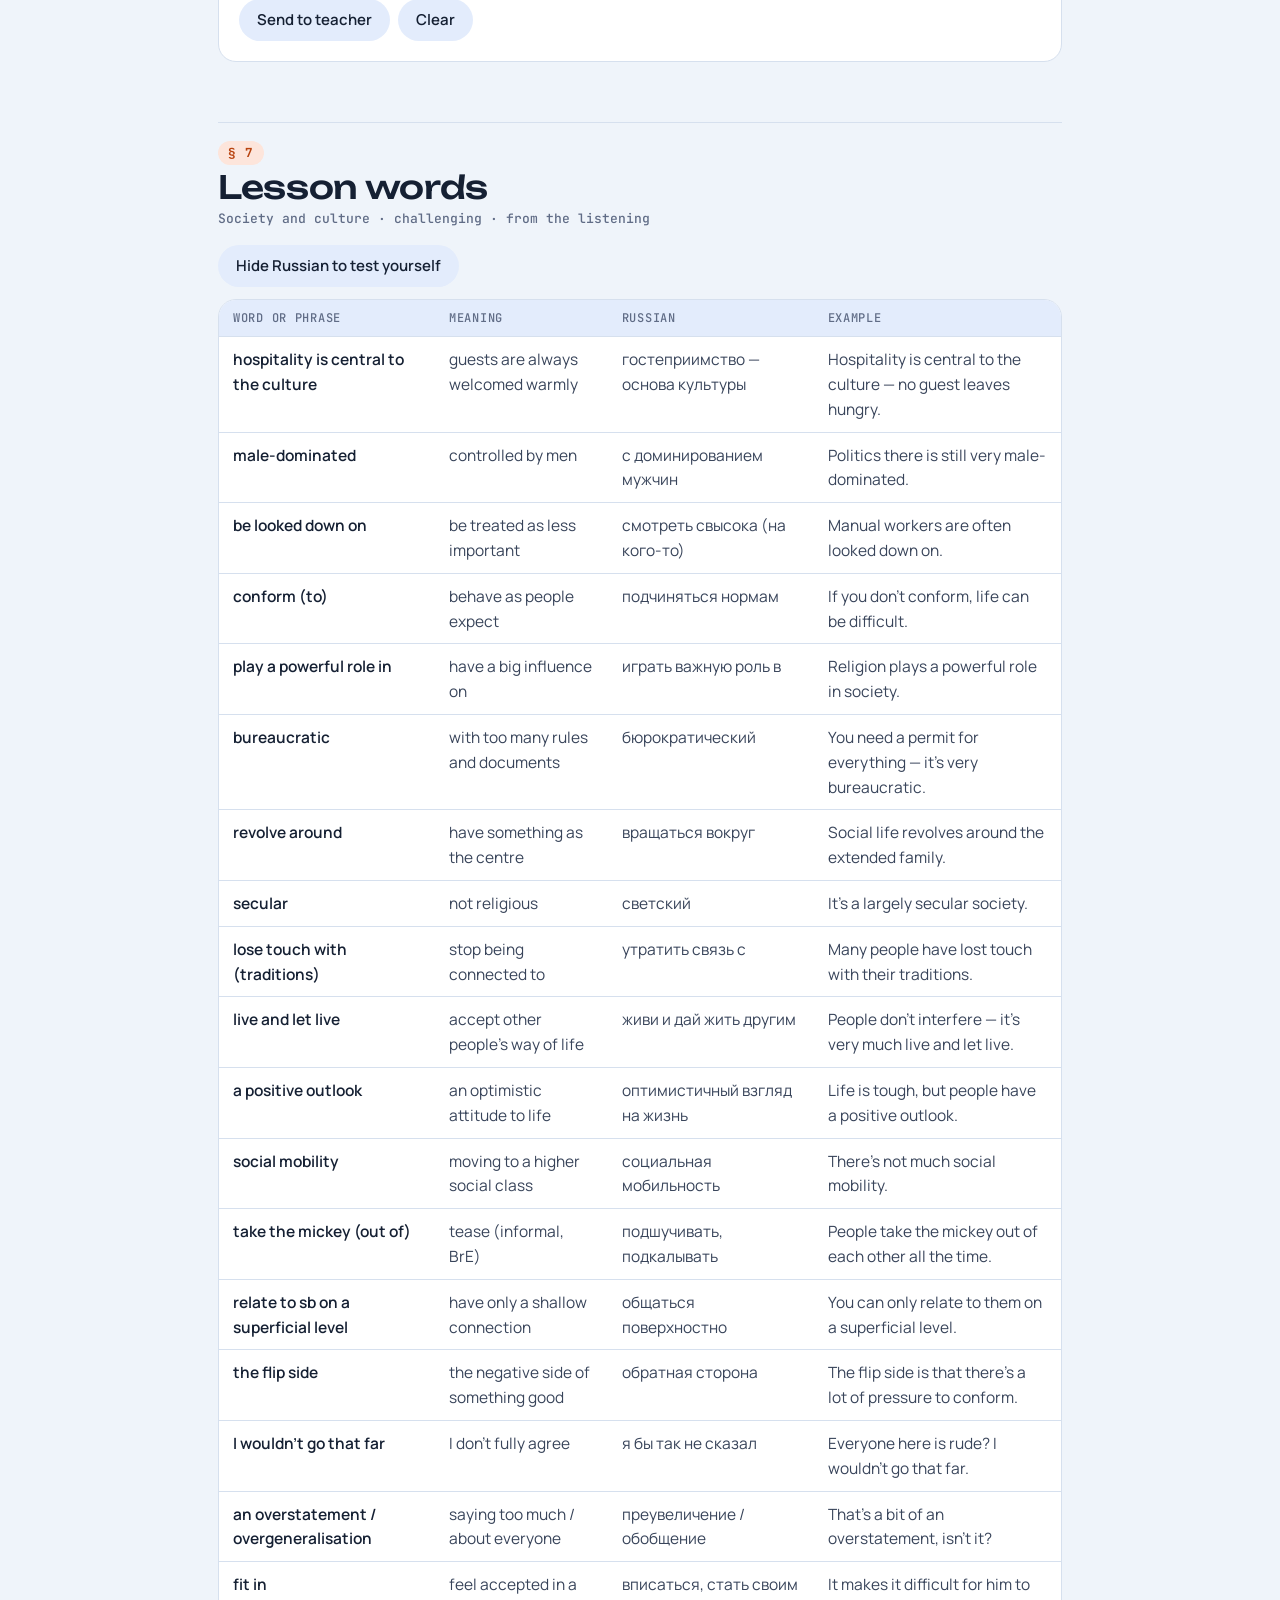
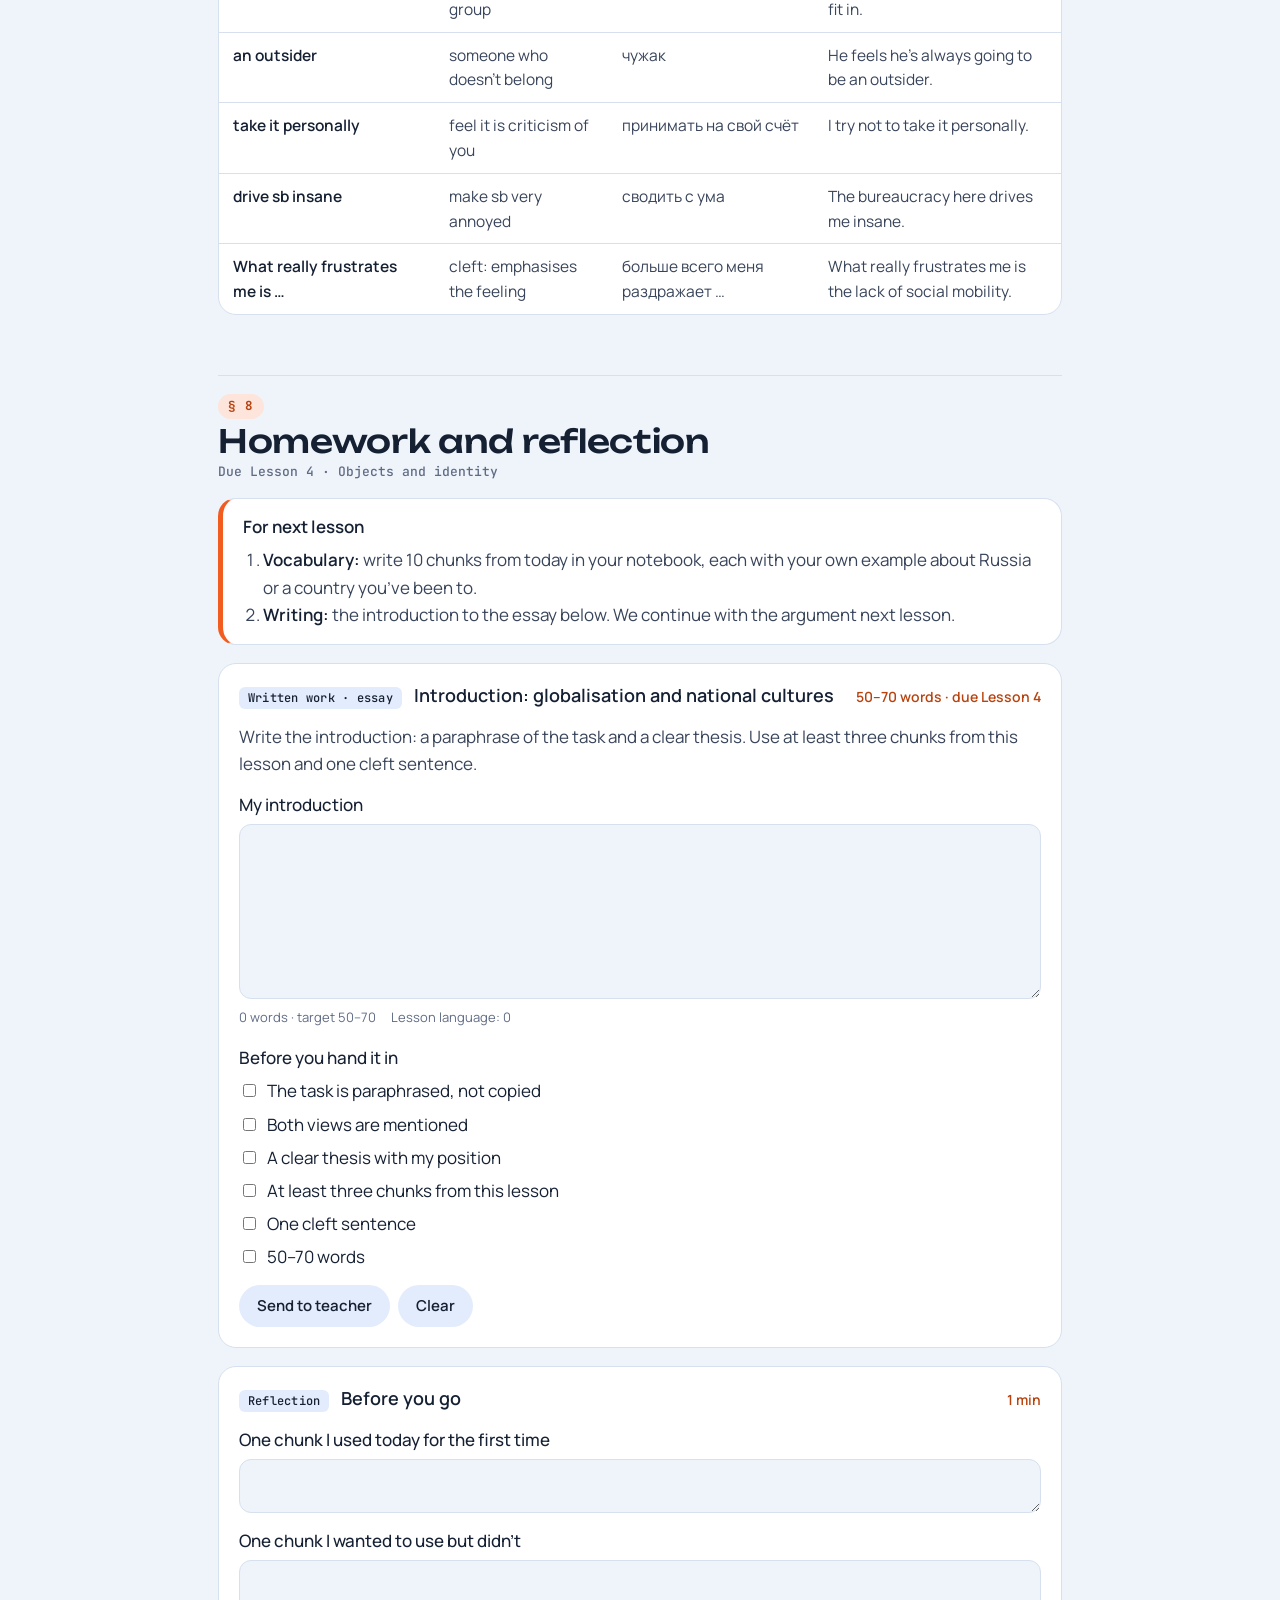
<file: lessons/03-culture-and-society/index.html>
<!doctype html>
<html lang="en">
<head>
<meta charset="utf-8">
<meta name="viewport" content="width=device-width,initial-scale=1,viewport-fit=cover">
<meta name="robots" content="noindex,nofollow">
<title>Lesson 3 · Culture and society · Advanced English</title>
<link rel="preconnect" href="https://fonts.googleapis.com">
<link rel="preconnect" href="https://fonts.gstatic.com" crossorigin>
<link rel="stylesheet" href="https://fonts.googleapis.com/css2?family=Unbounded:wght@500;600&family=Manrope:wght@400;500;600;700&family=JetBrains+Mono:wght@500&display=swap">
<link rel="stylesheet" href="../../assets/style.css?v=202611252217">
</head>
<body>
<div id="app"><noscript>This lesson needs JavaScript switched on.</noscript></div>
<script src="../../assets/config.js?v=202611252217"></script>
<script src="../../assets/course.js?v=202611252217"></script>
<script src="lesson.js?v=202611252217"></script>
<script src="../../assets/engine.js?v=202611252217"></script>
</body>
</html>
</file>
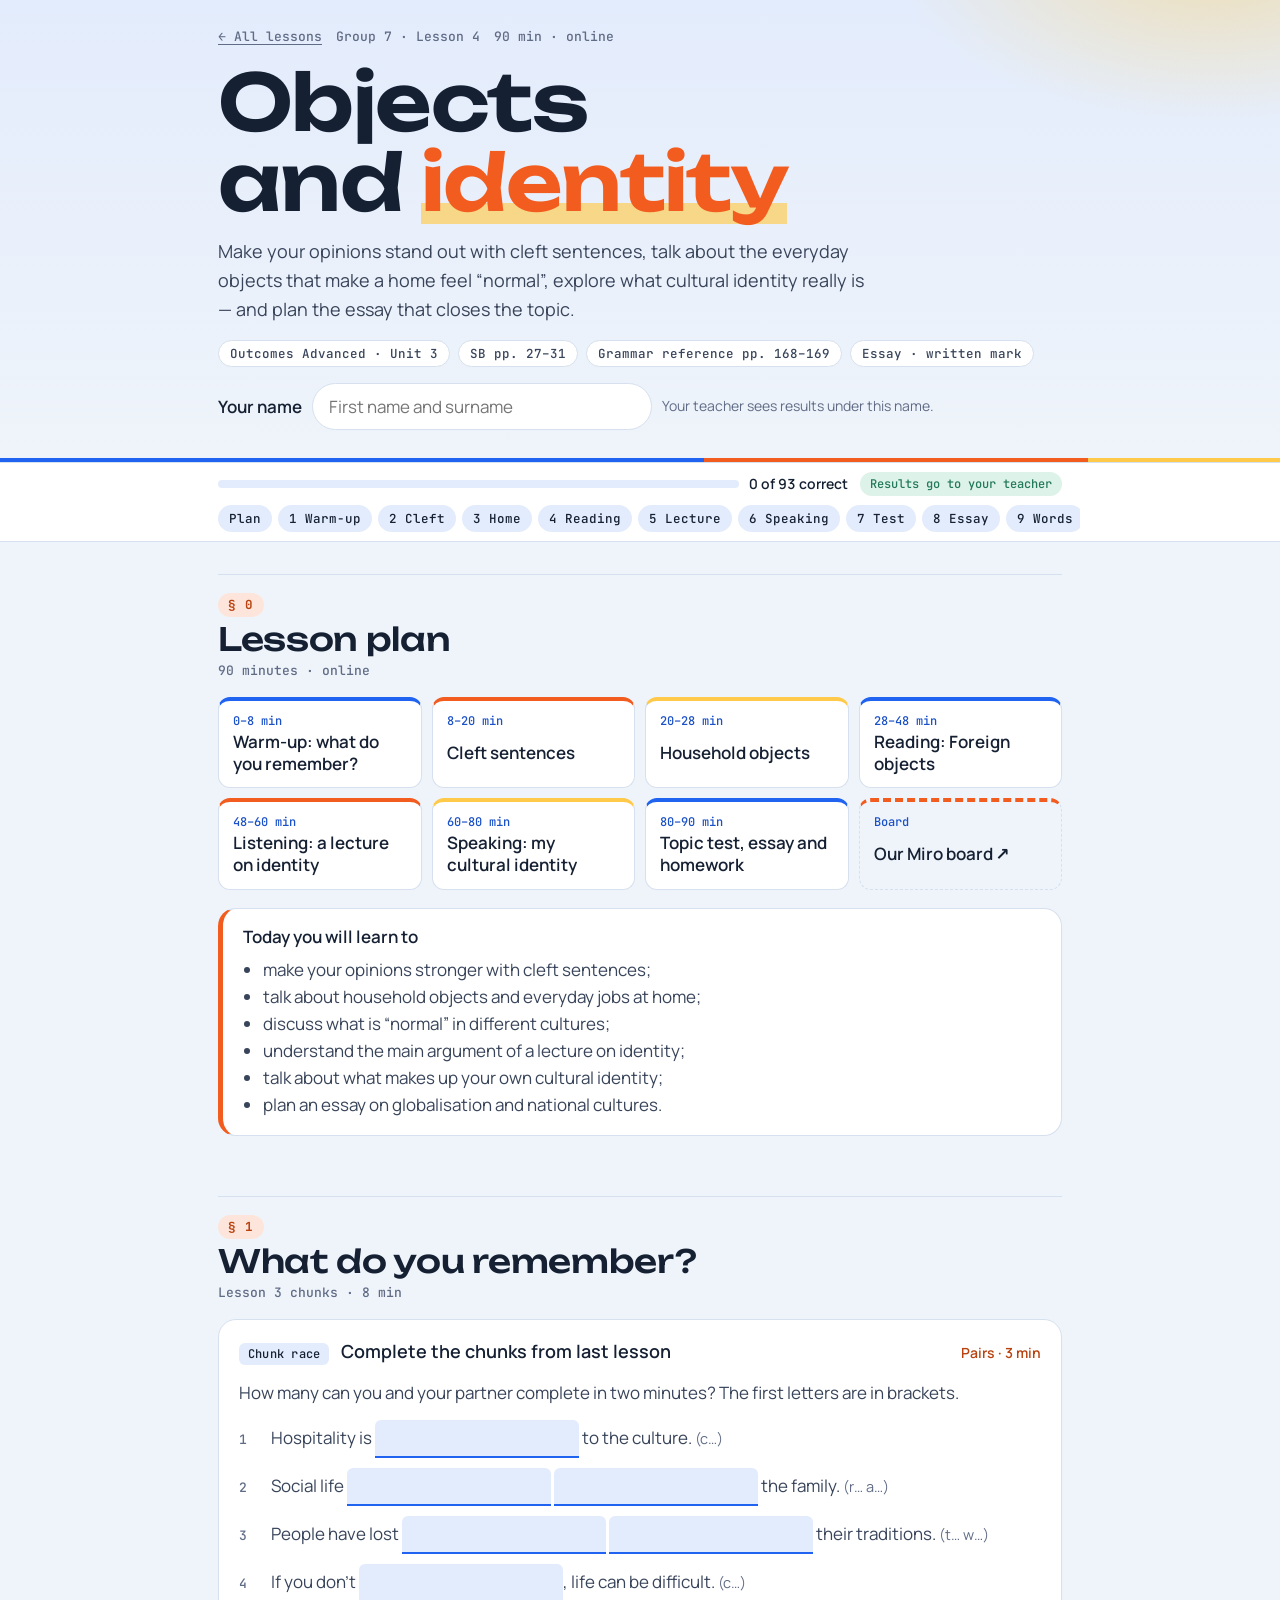
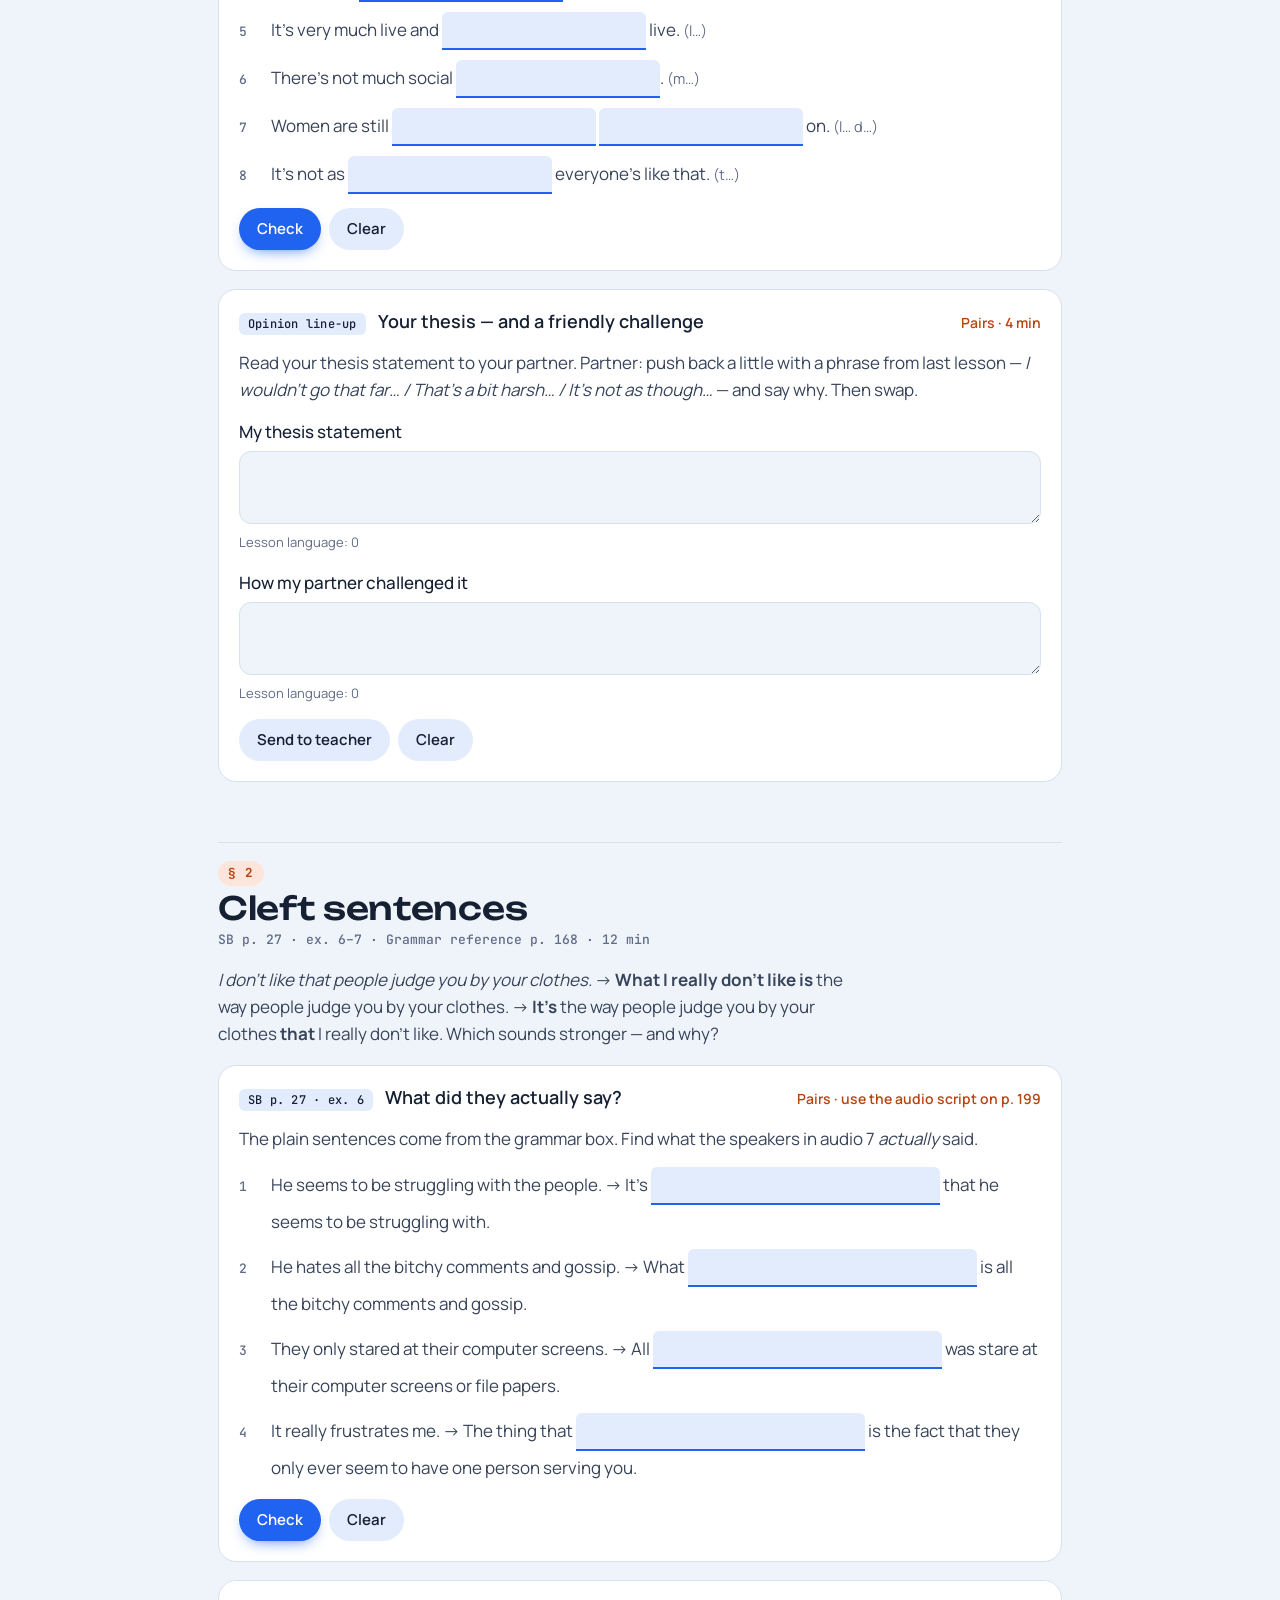
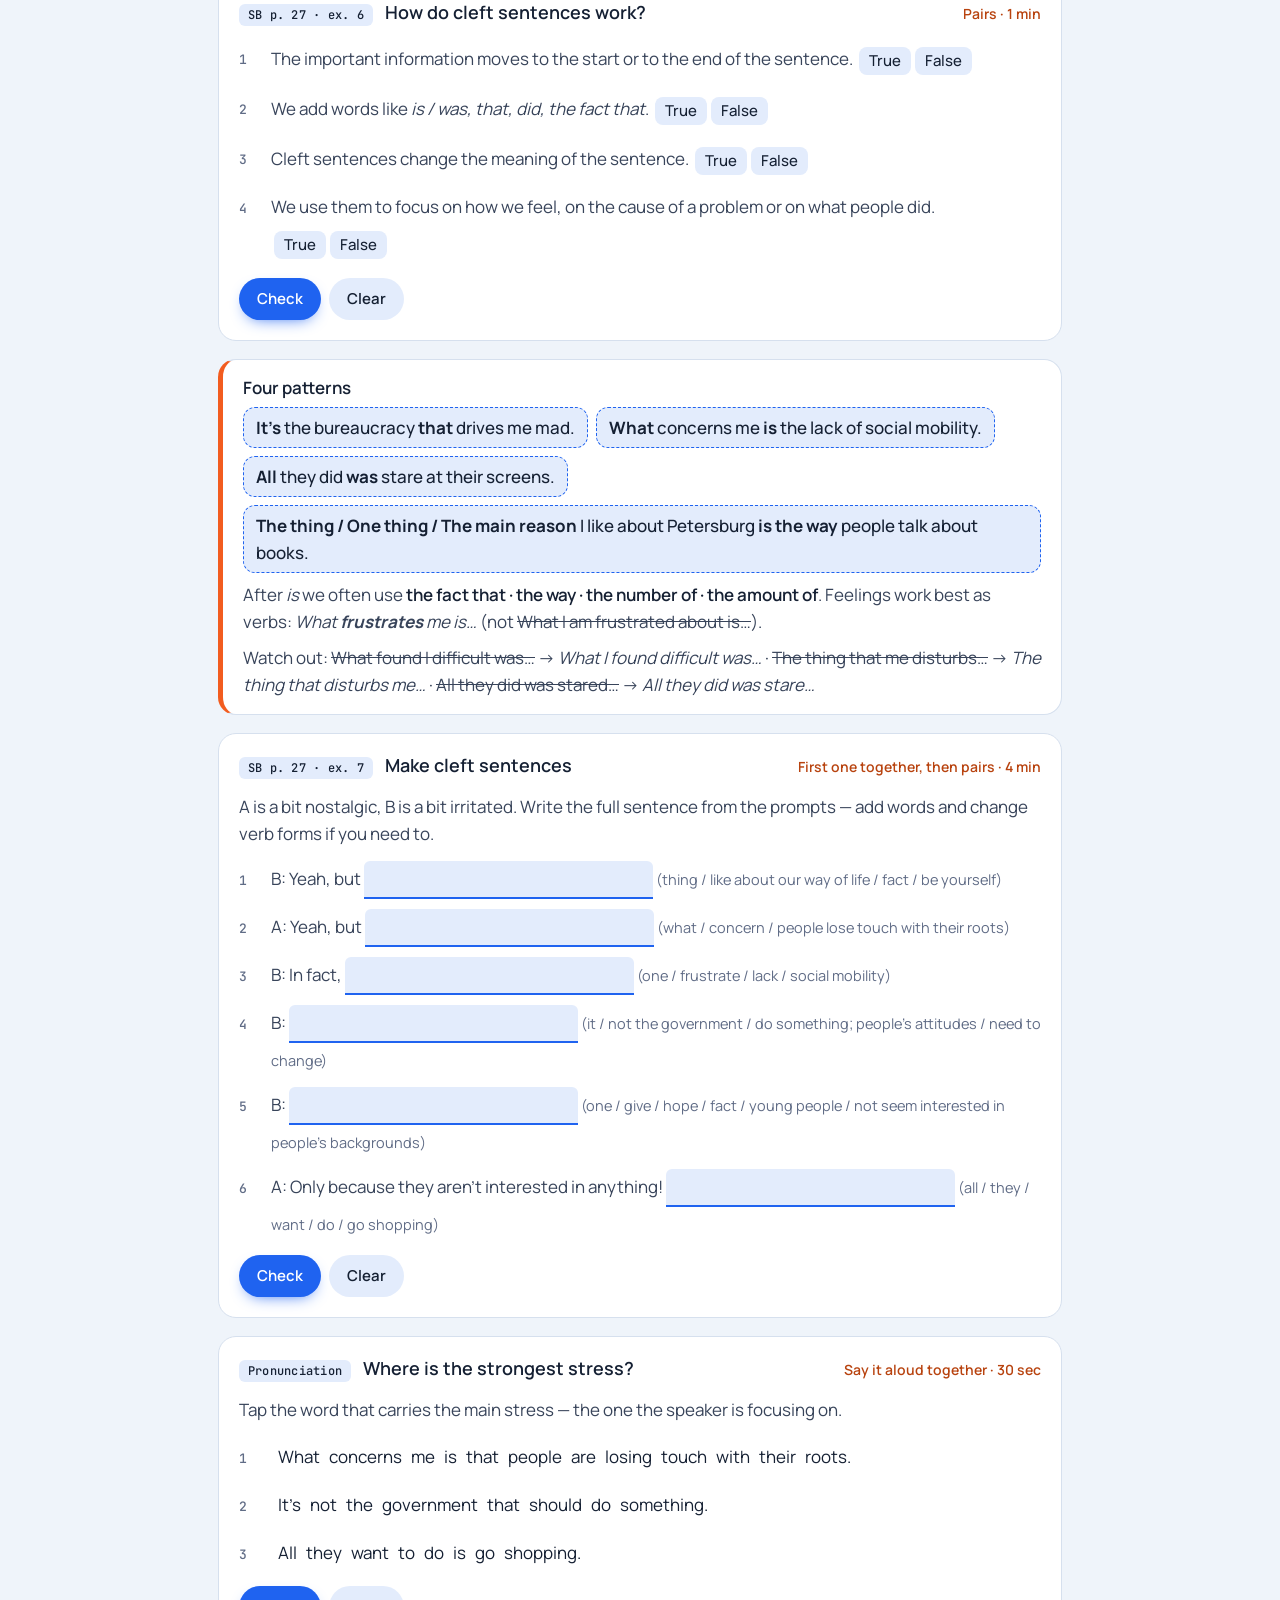
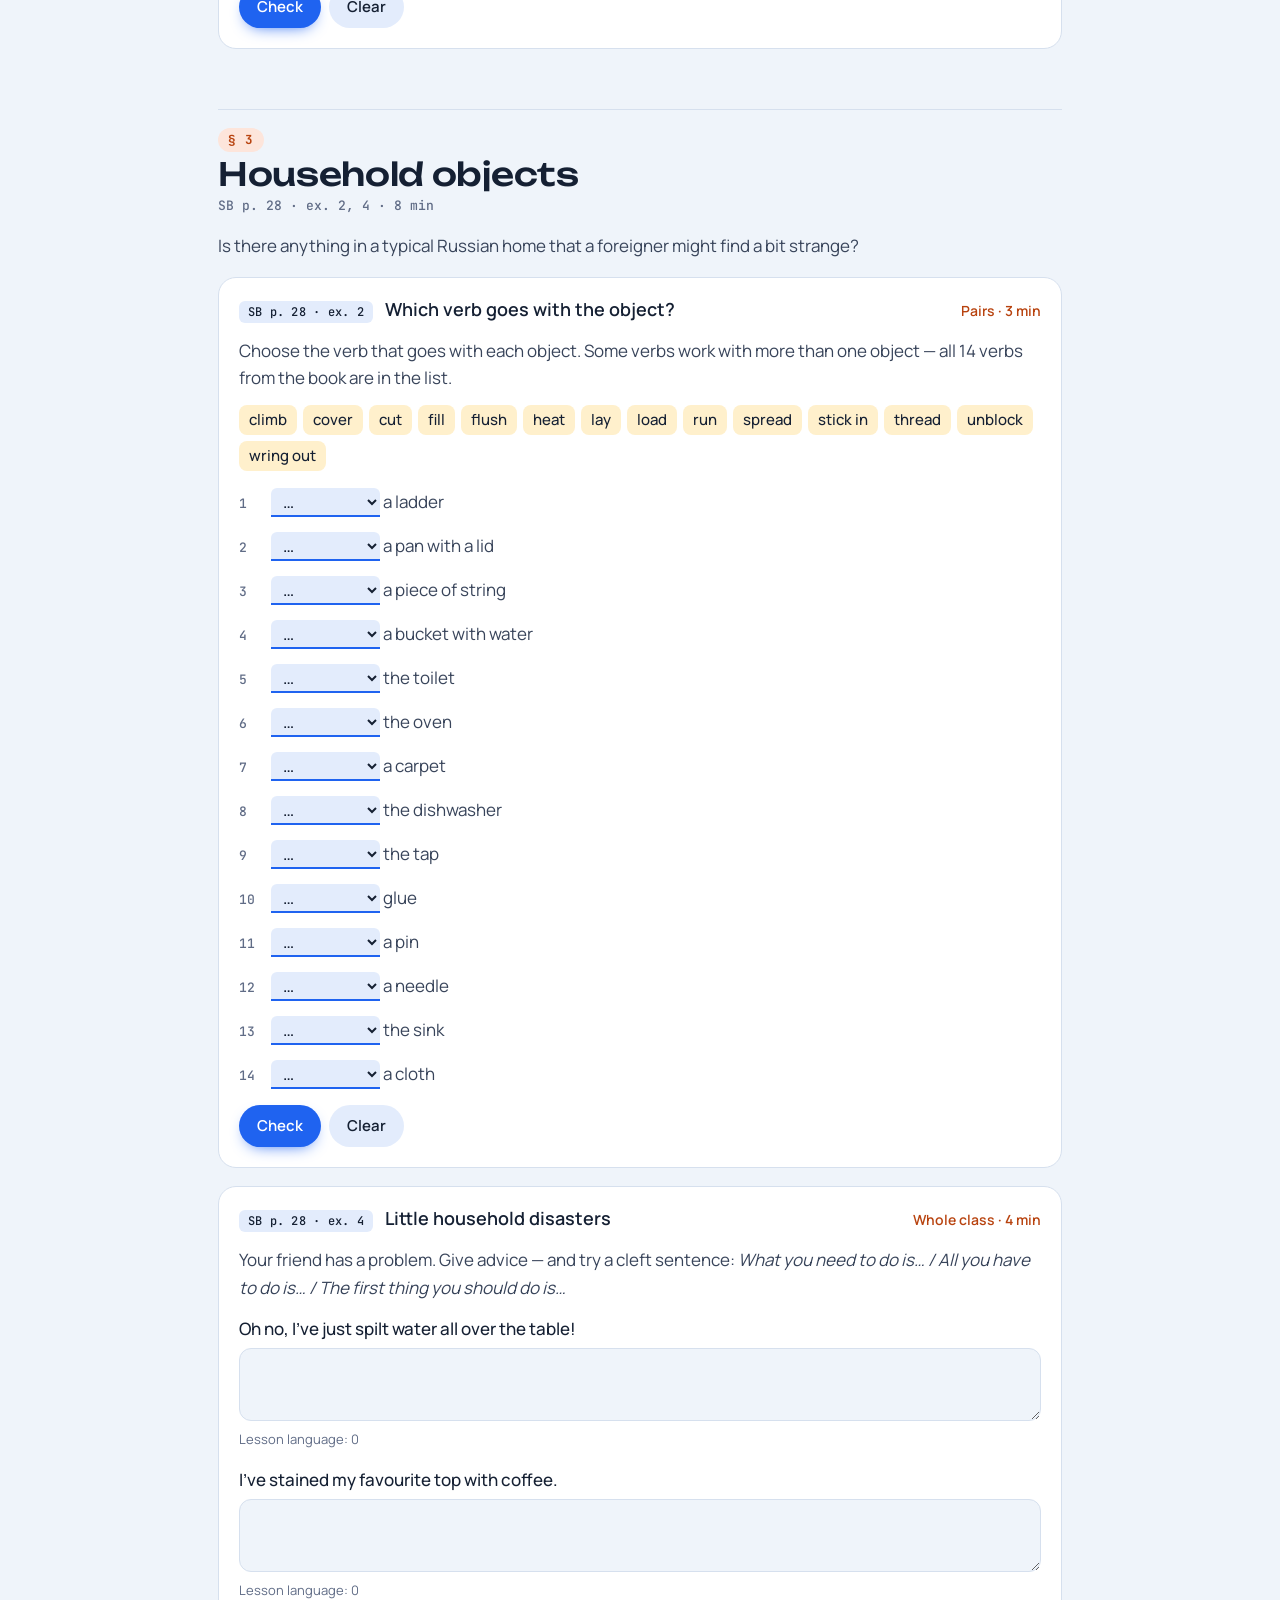
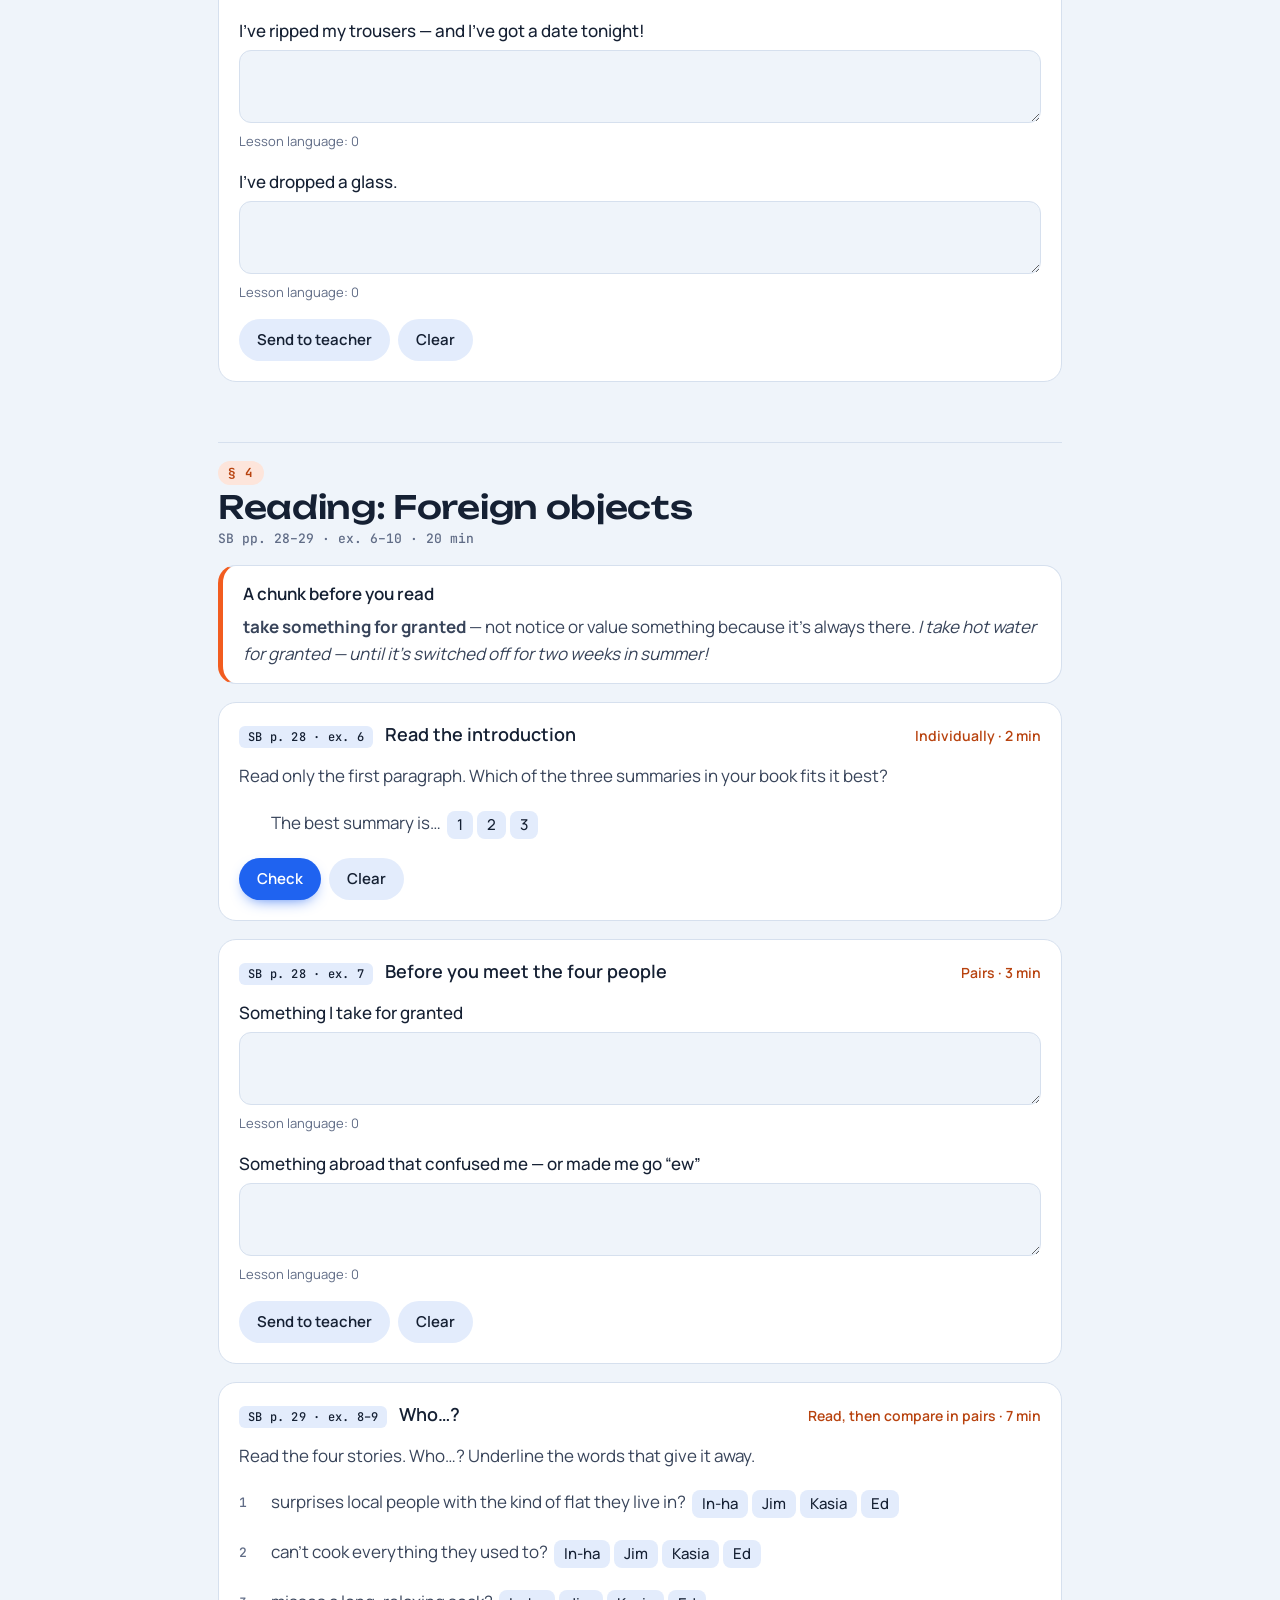
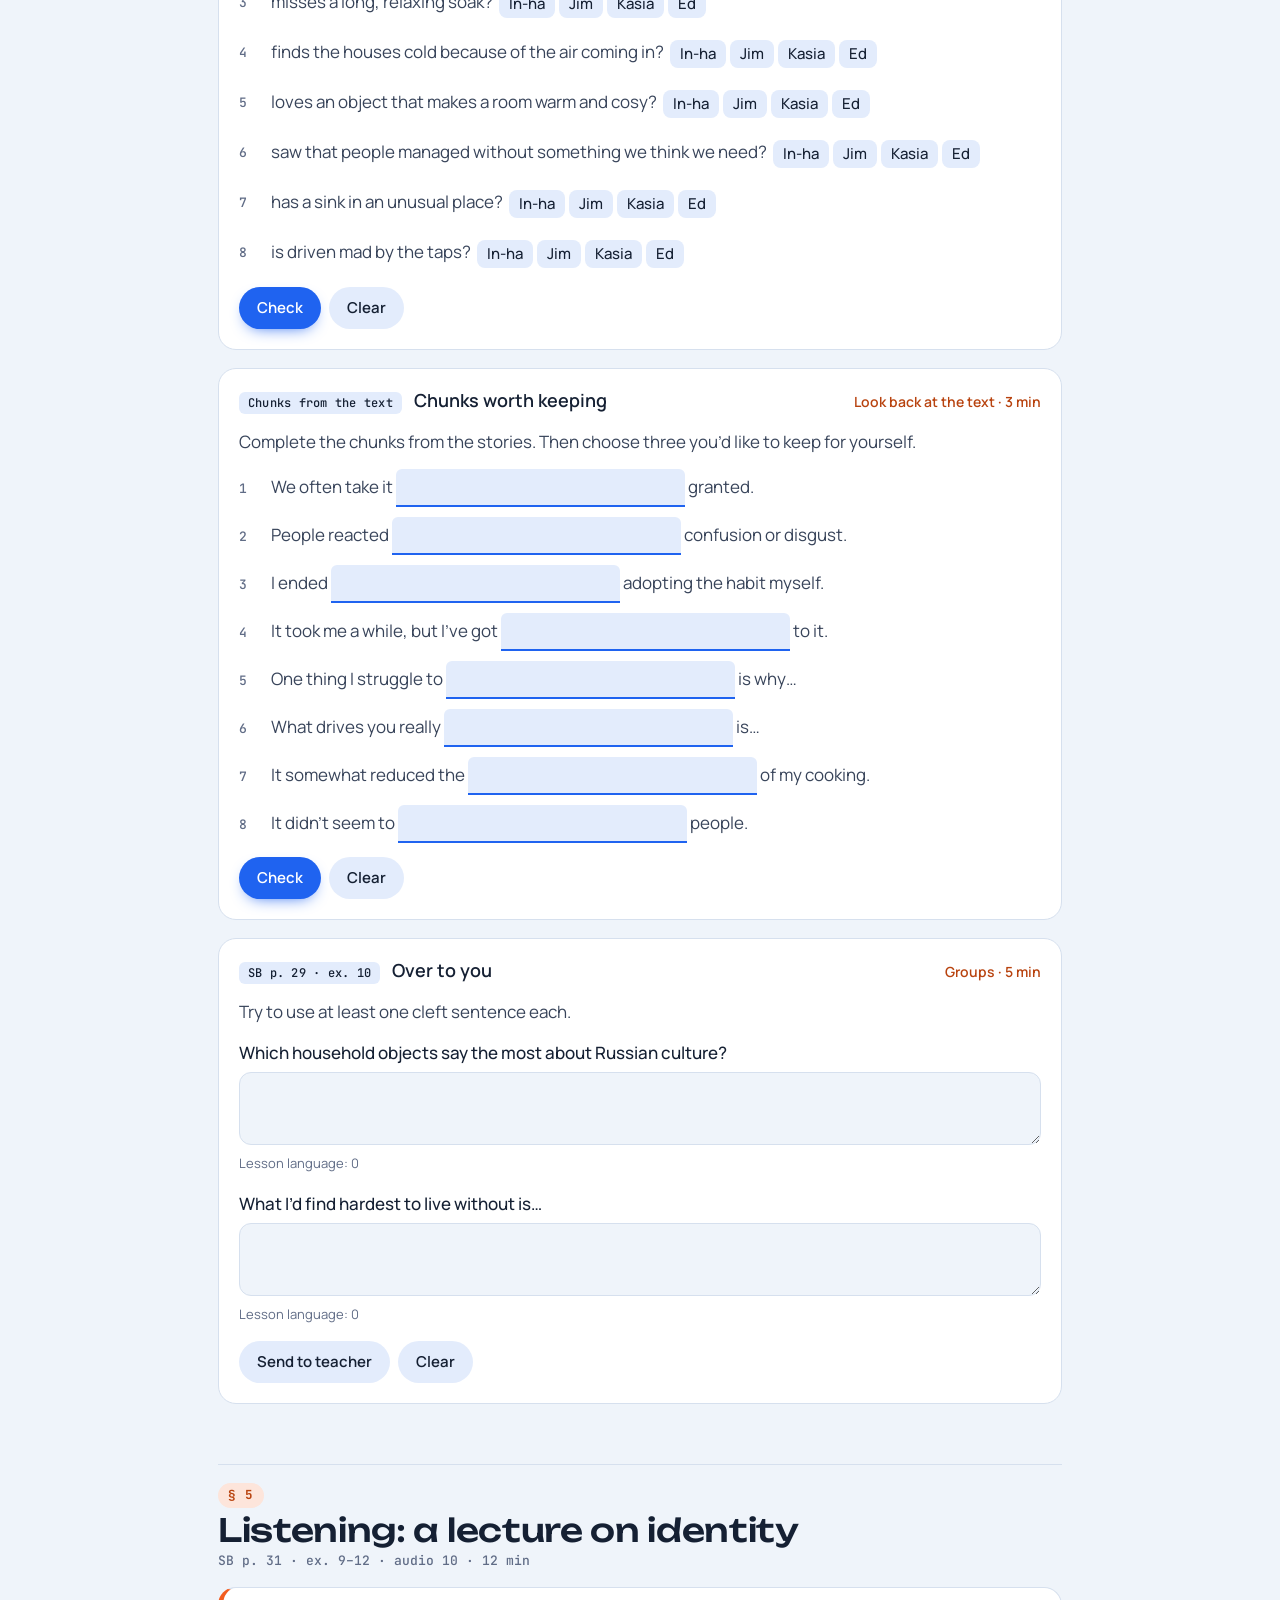
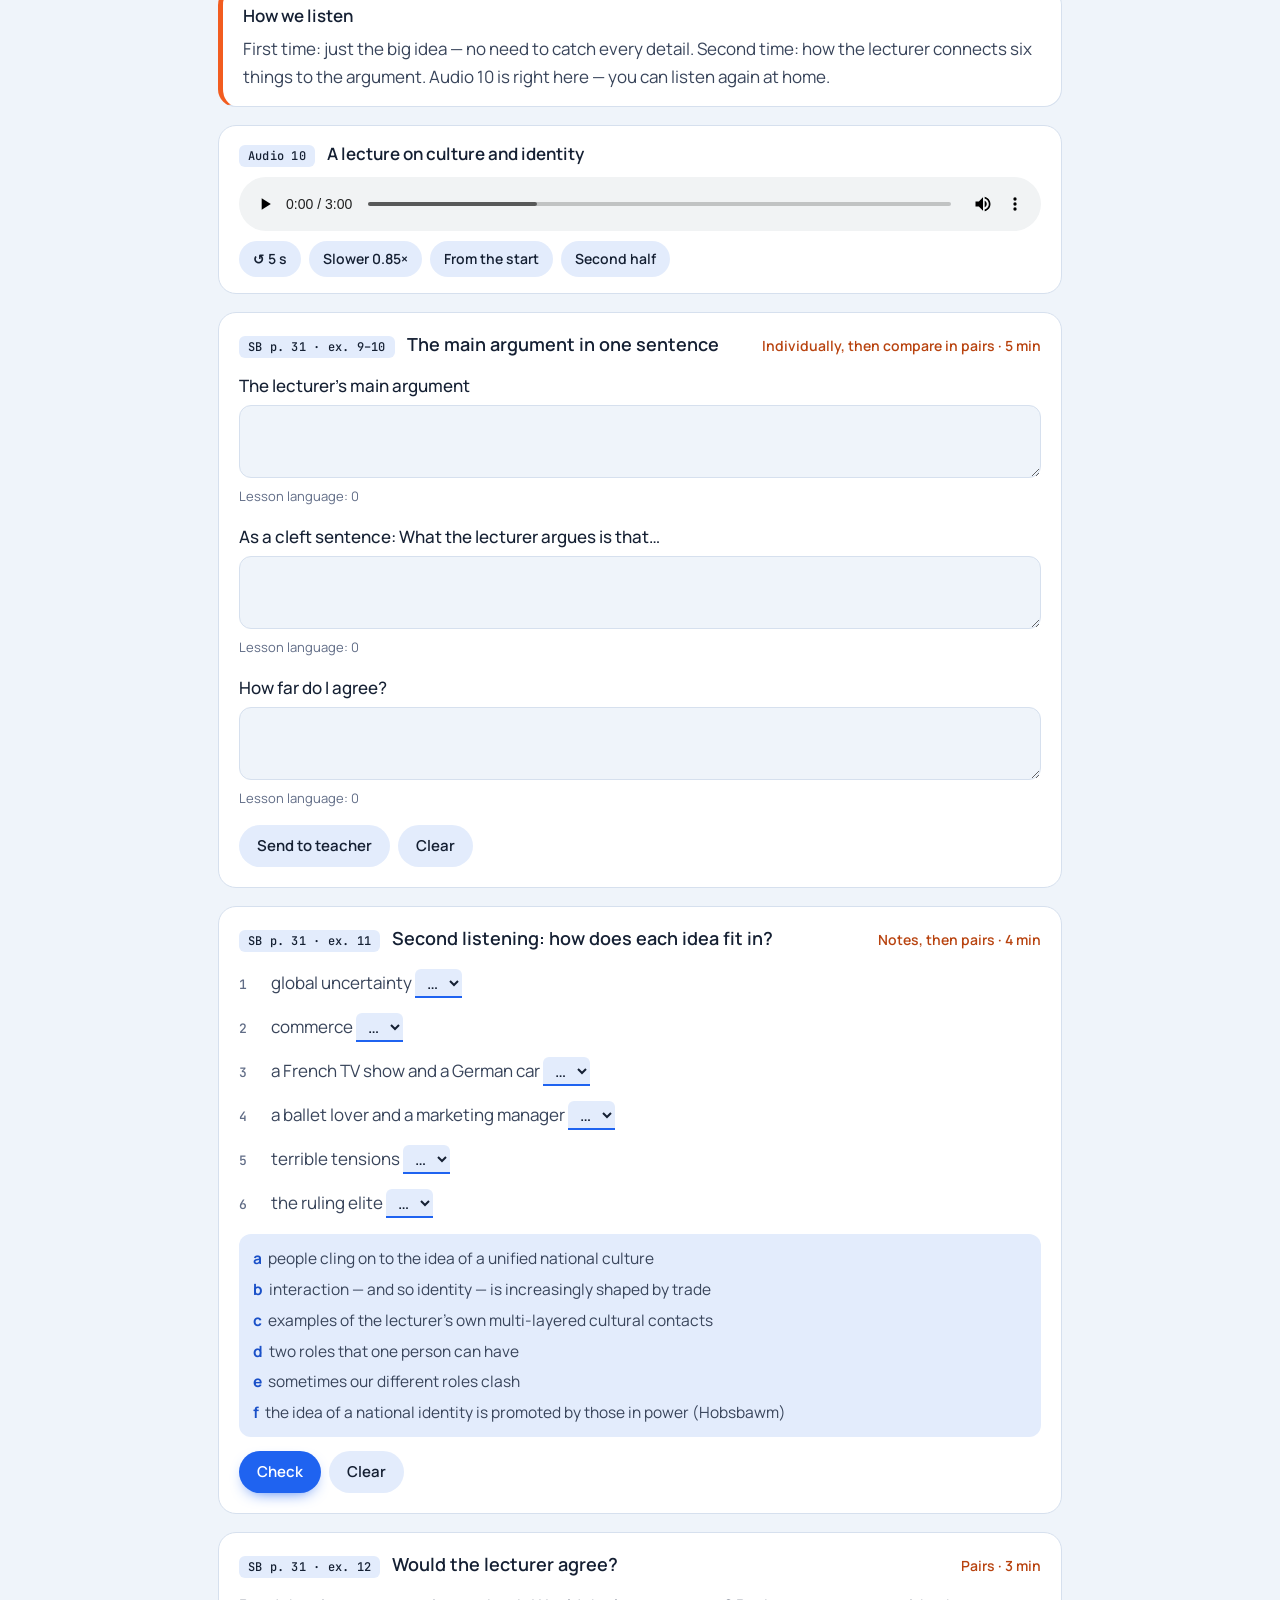
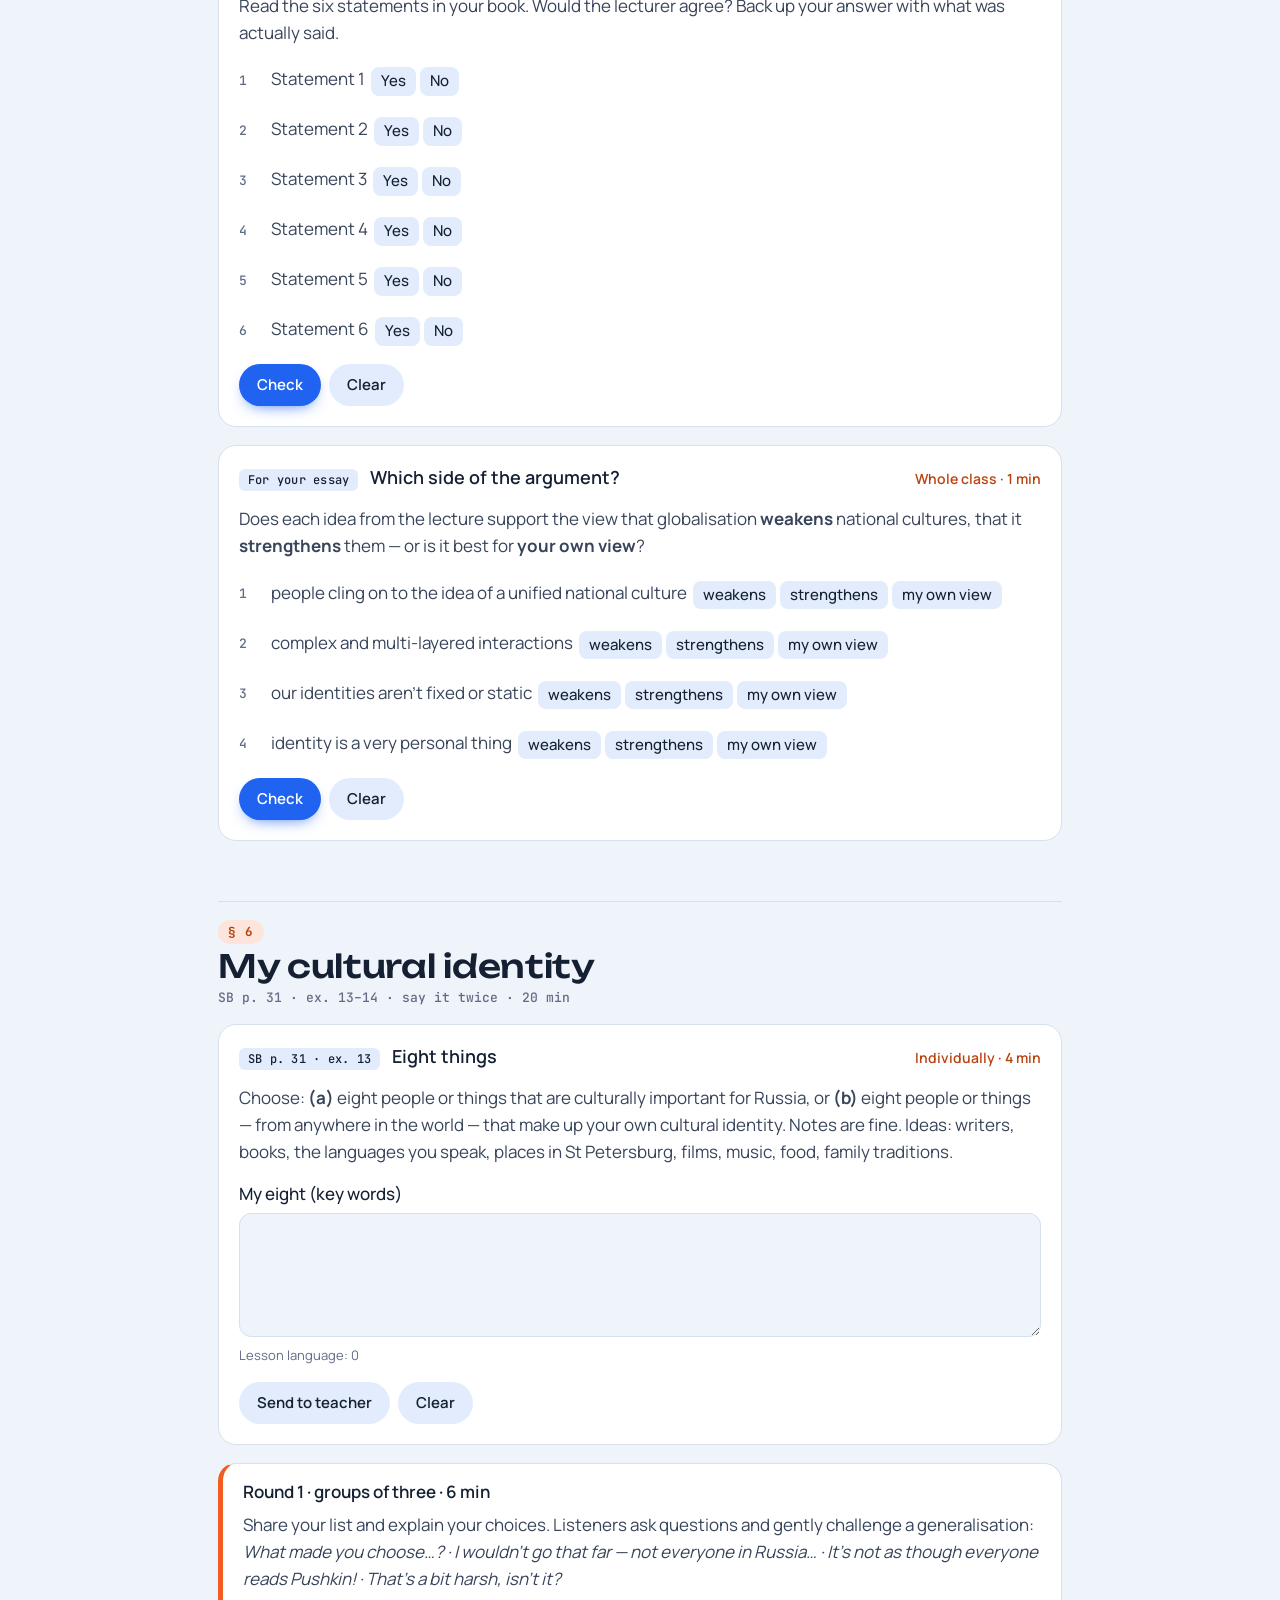
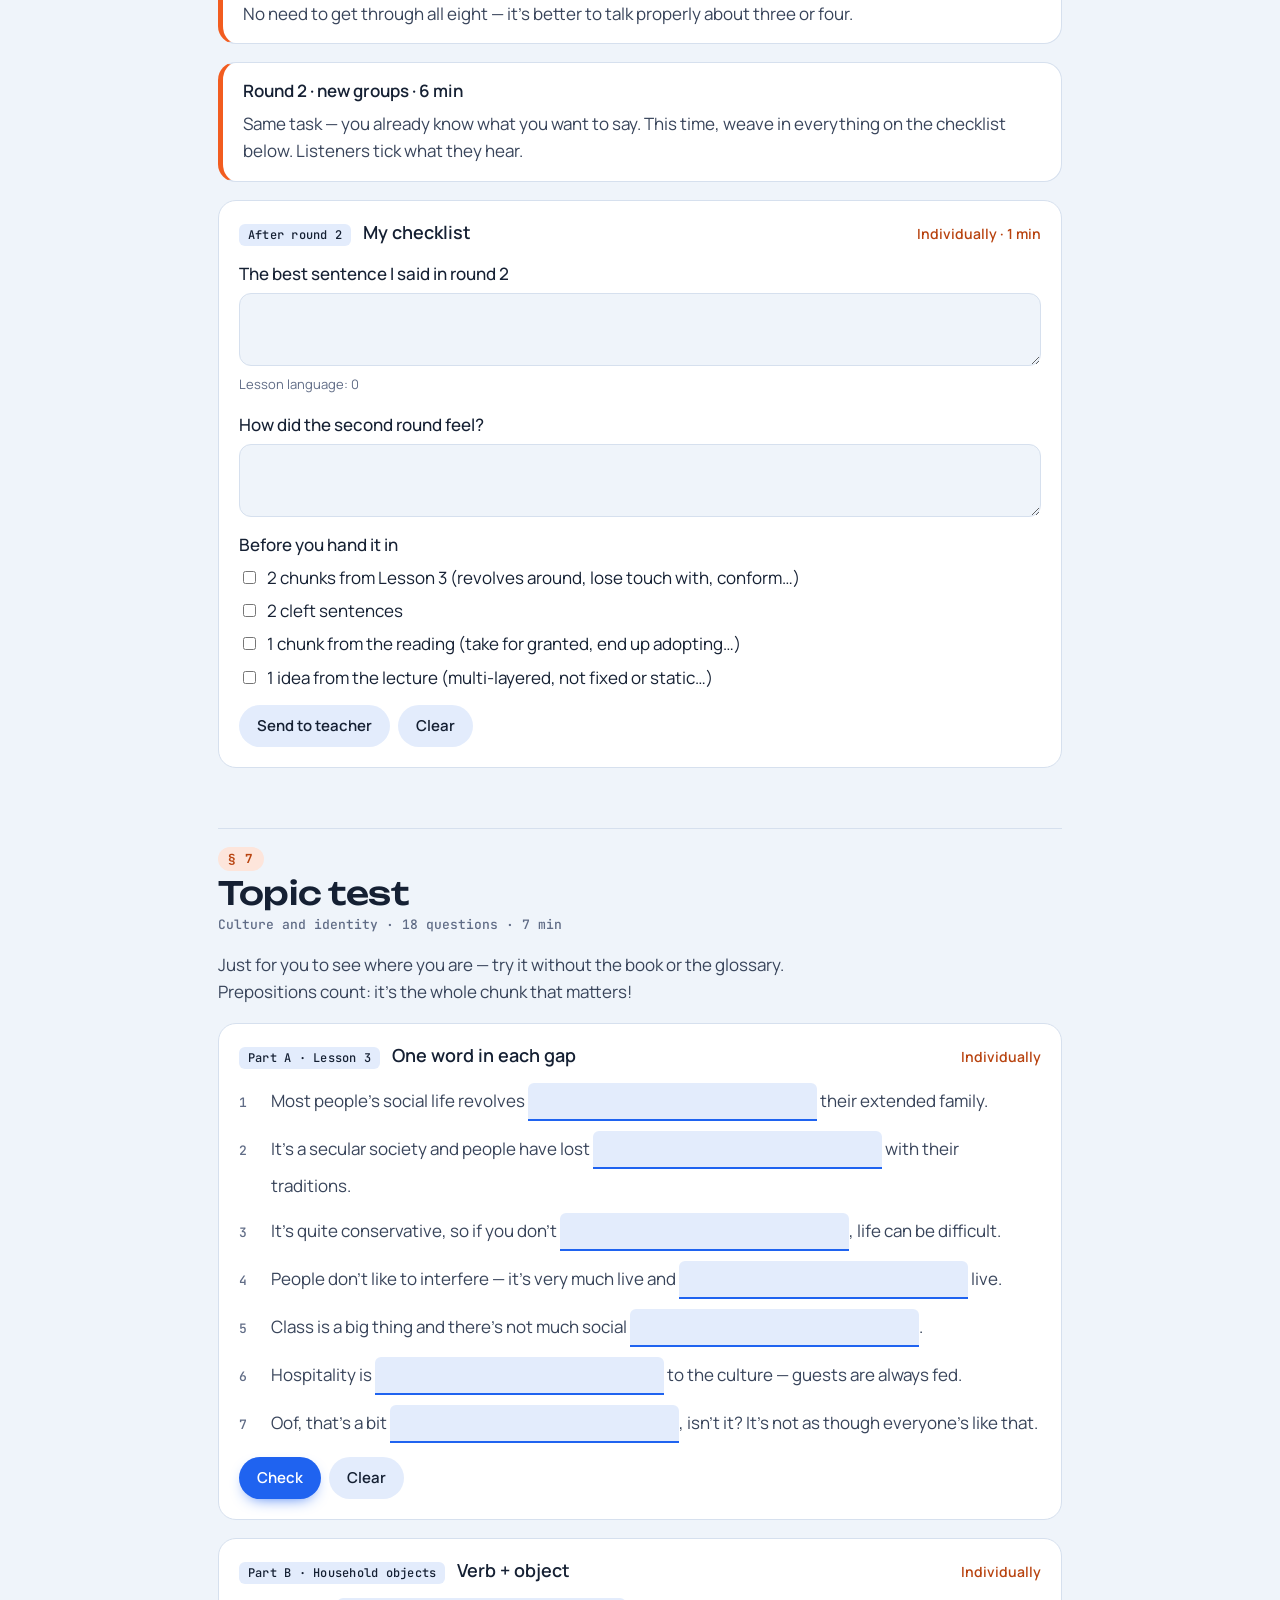
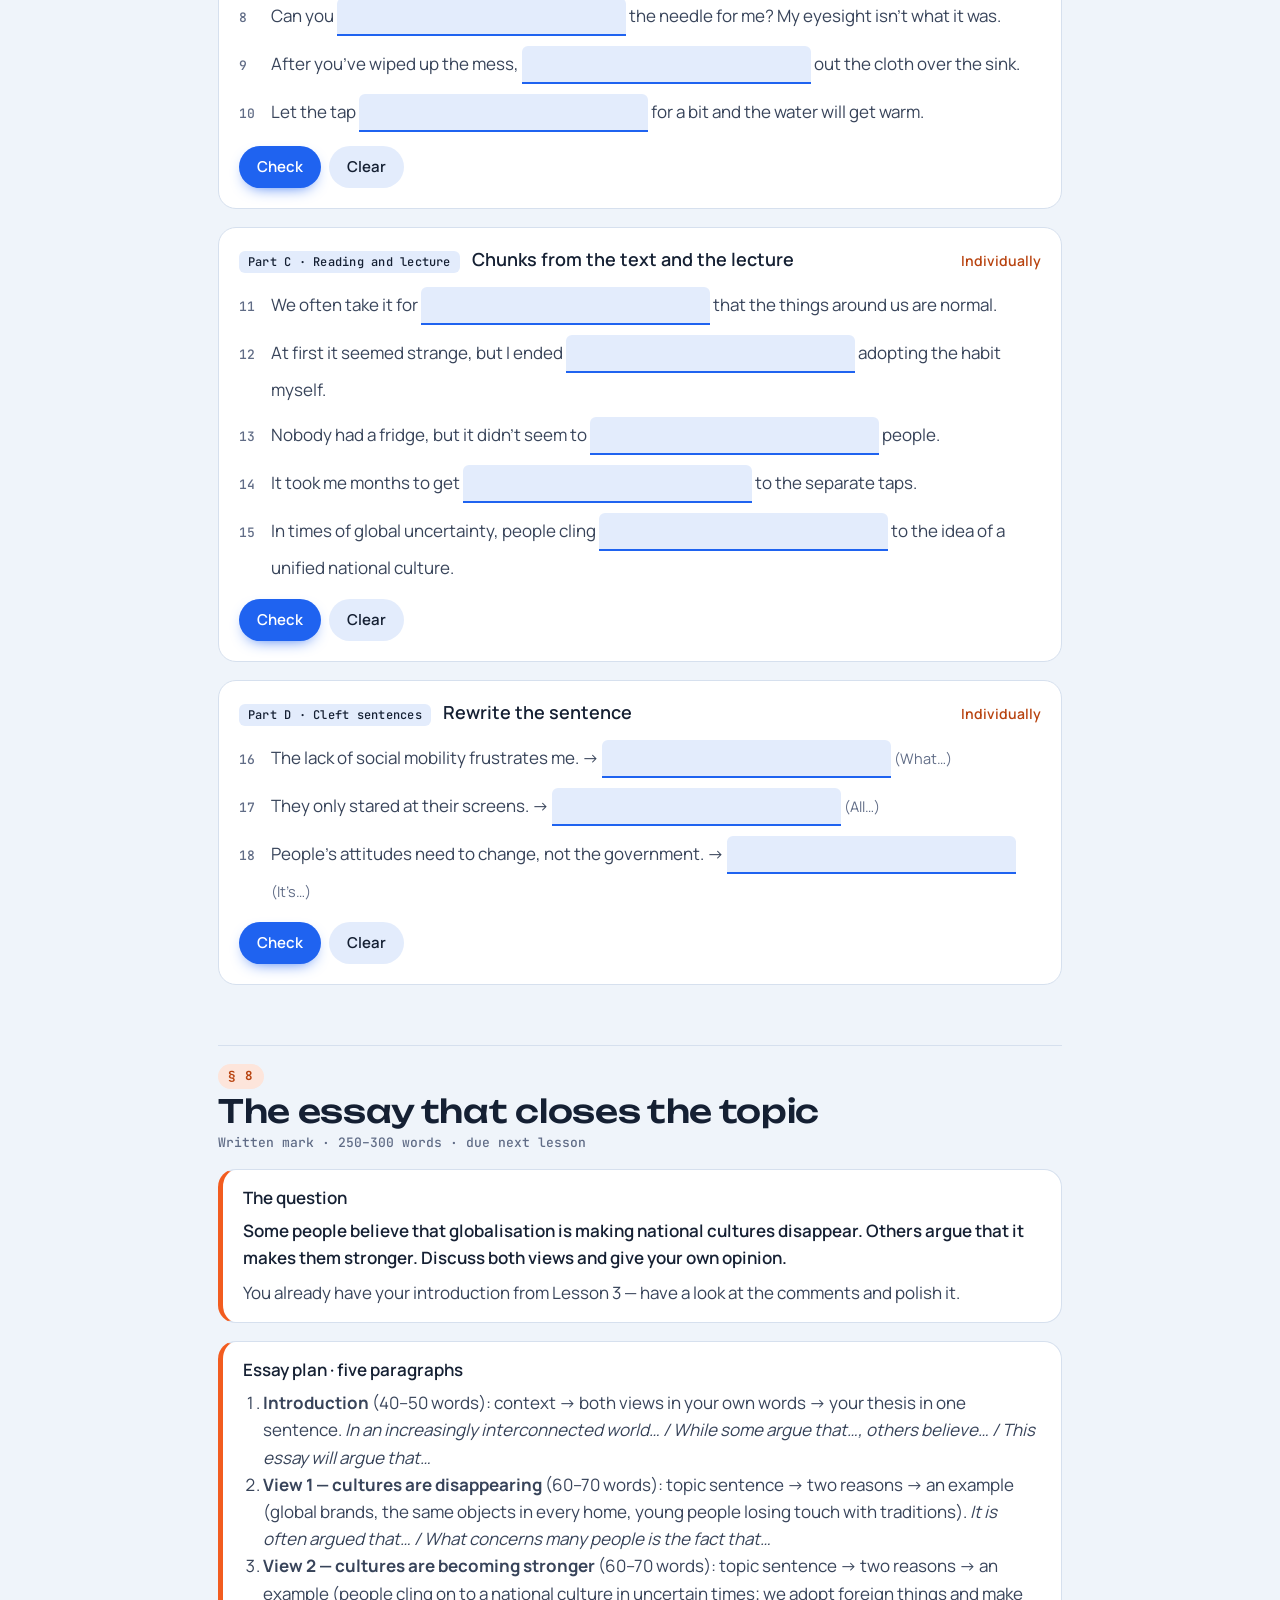
<file: lessons/04-objects-and-identity/index.html>
<!doctype html>
<html lang="en">
<head>
<meta charset="utf-8">
<meta name="viewport" content="width=device-width,initial-scale=1,viewport-fit=cover">
<meta name="robots" content="noindex,nofollow">
<title>Lesson 4 · Objects and identity · Advanced English</title>
<link rel="preconnect" href="https://fonts.googleapis.com">
<link rel="preconnect" href="https://fonts.gstatic.com" crossorigin>
<link rel="stylesheet" href="https://fonts.googleapis.com/css2?family=Unbounded:wght@500;600&family=Manrope:wght@400;500;600;700&family=JetBrains+Mono:wght@500&display=swap">
<link rel="stylesheet" href="../../assets/style.css?v=202611252217">
</head>
<body>
<div id="app"><noscript>This lesson needs JavaScript switched on.</noscript></div>
<script src="../../assets/config.js?v=202611252217"></script>
<script src="../../assets/course.js?v=202611252217"></script>
<script src="lesson.js?v=202611252217"></script>
<script src="../../assets/engine.js?v=202611252217"></script>
</body>
</html>
</file>
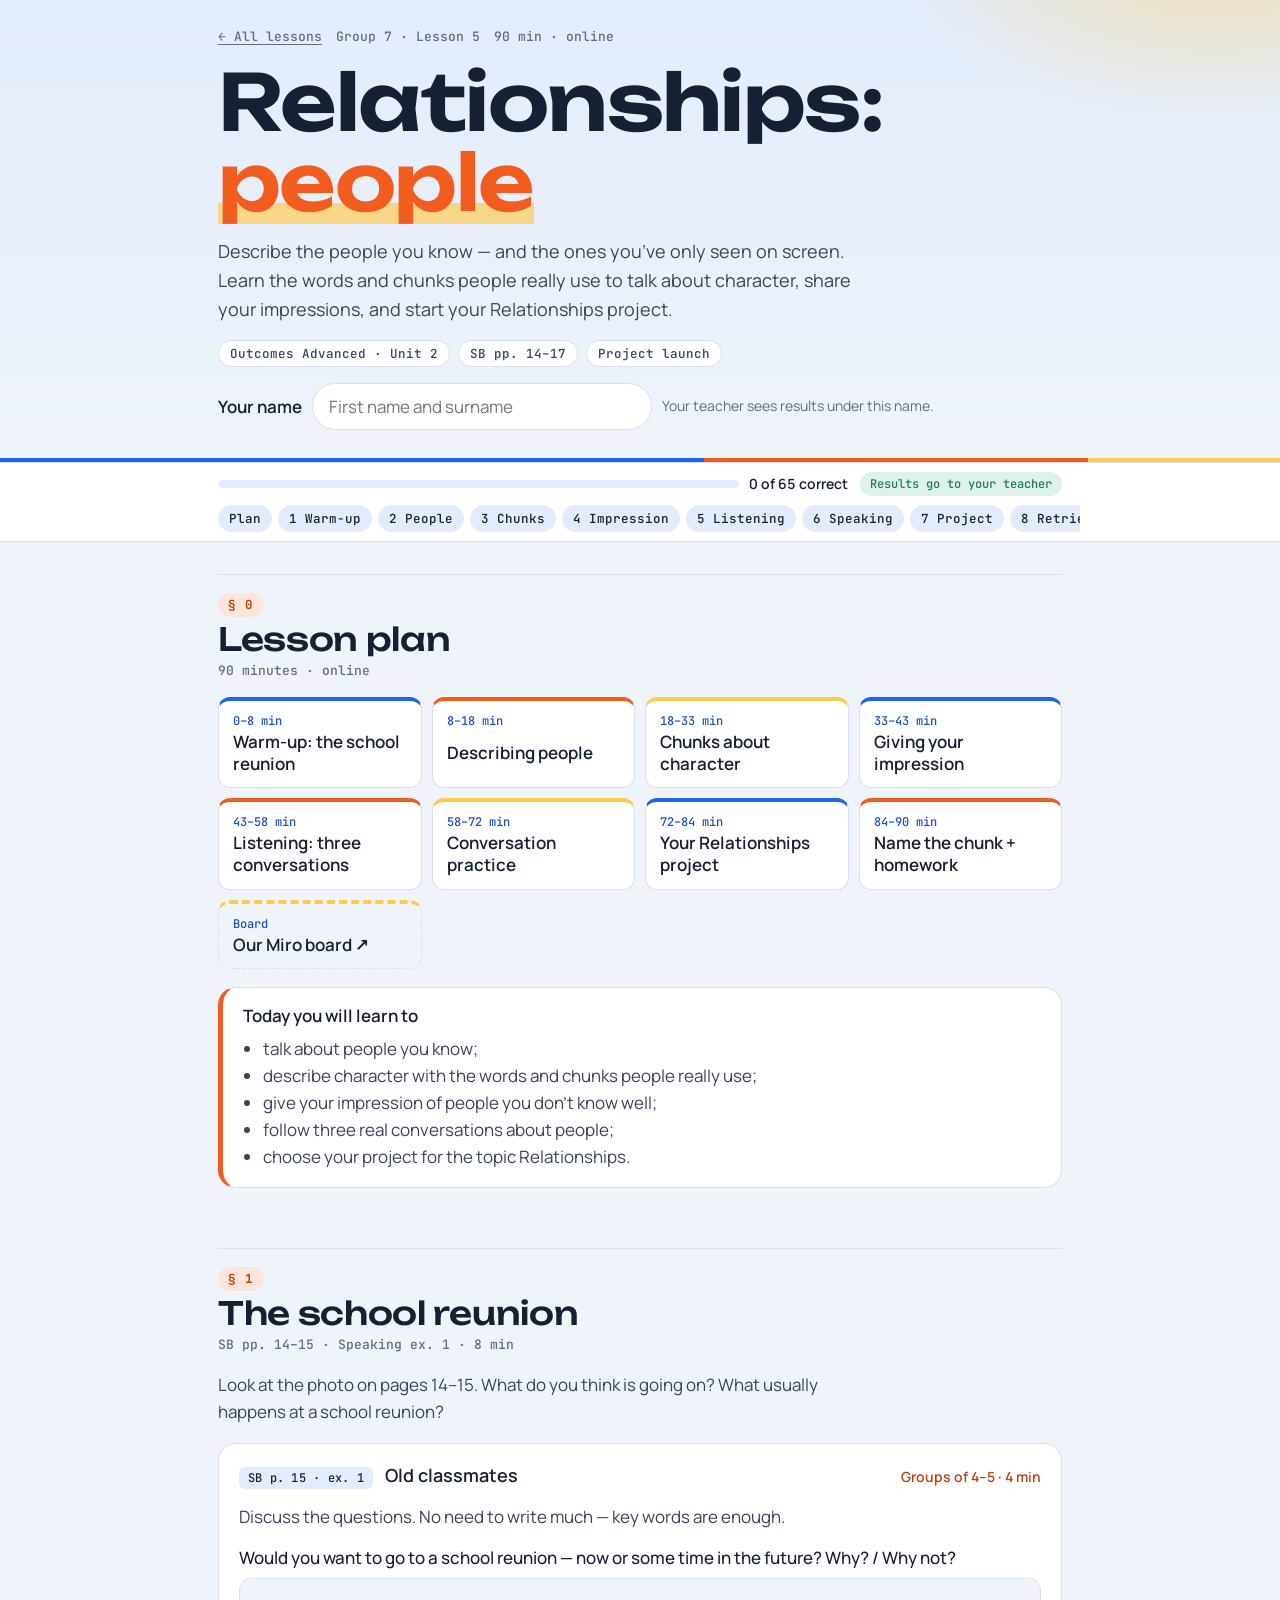
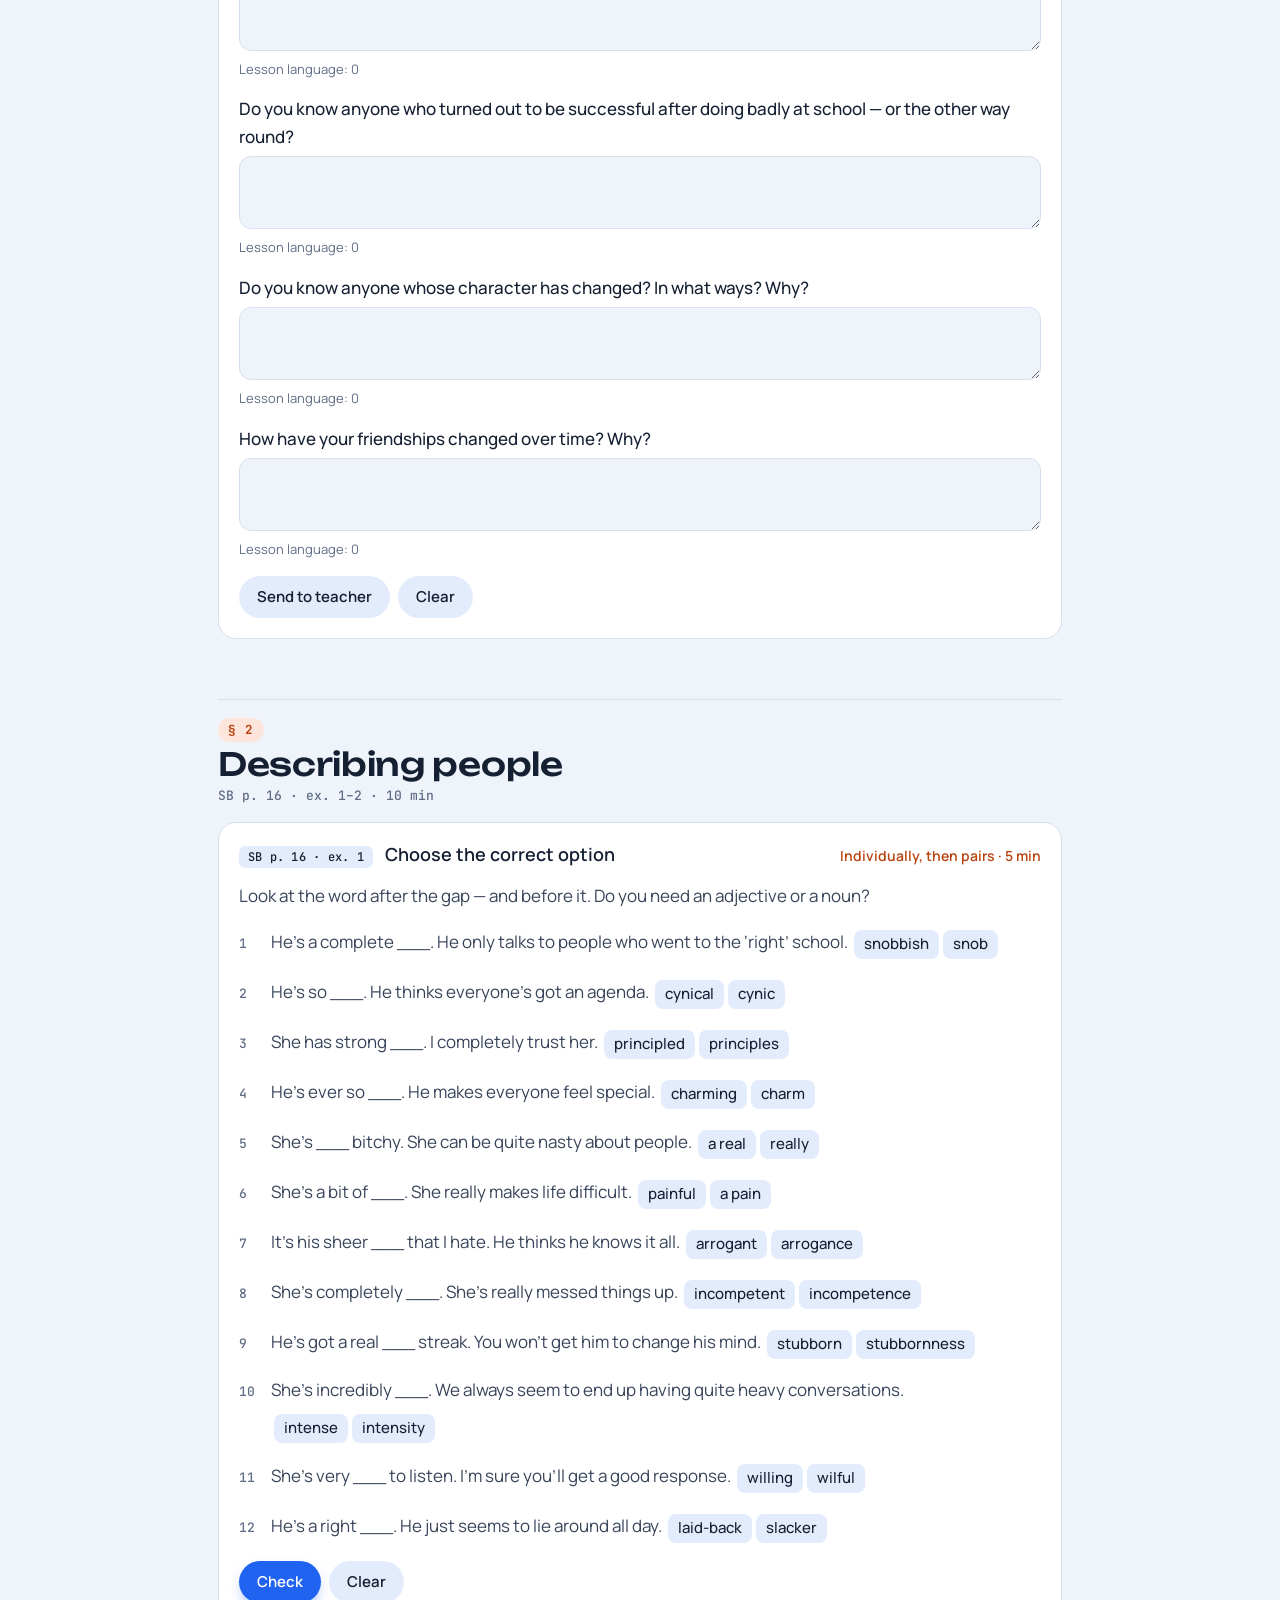
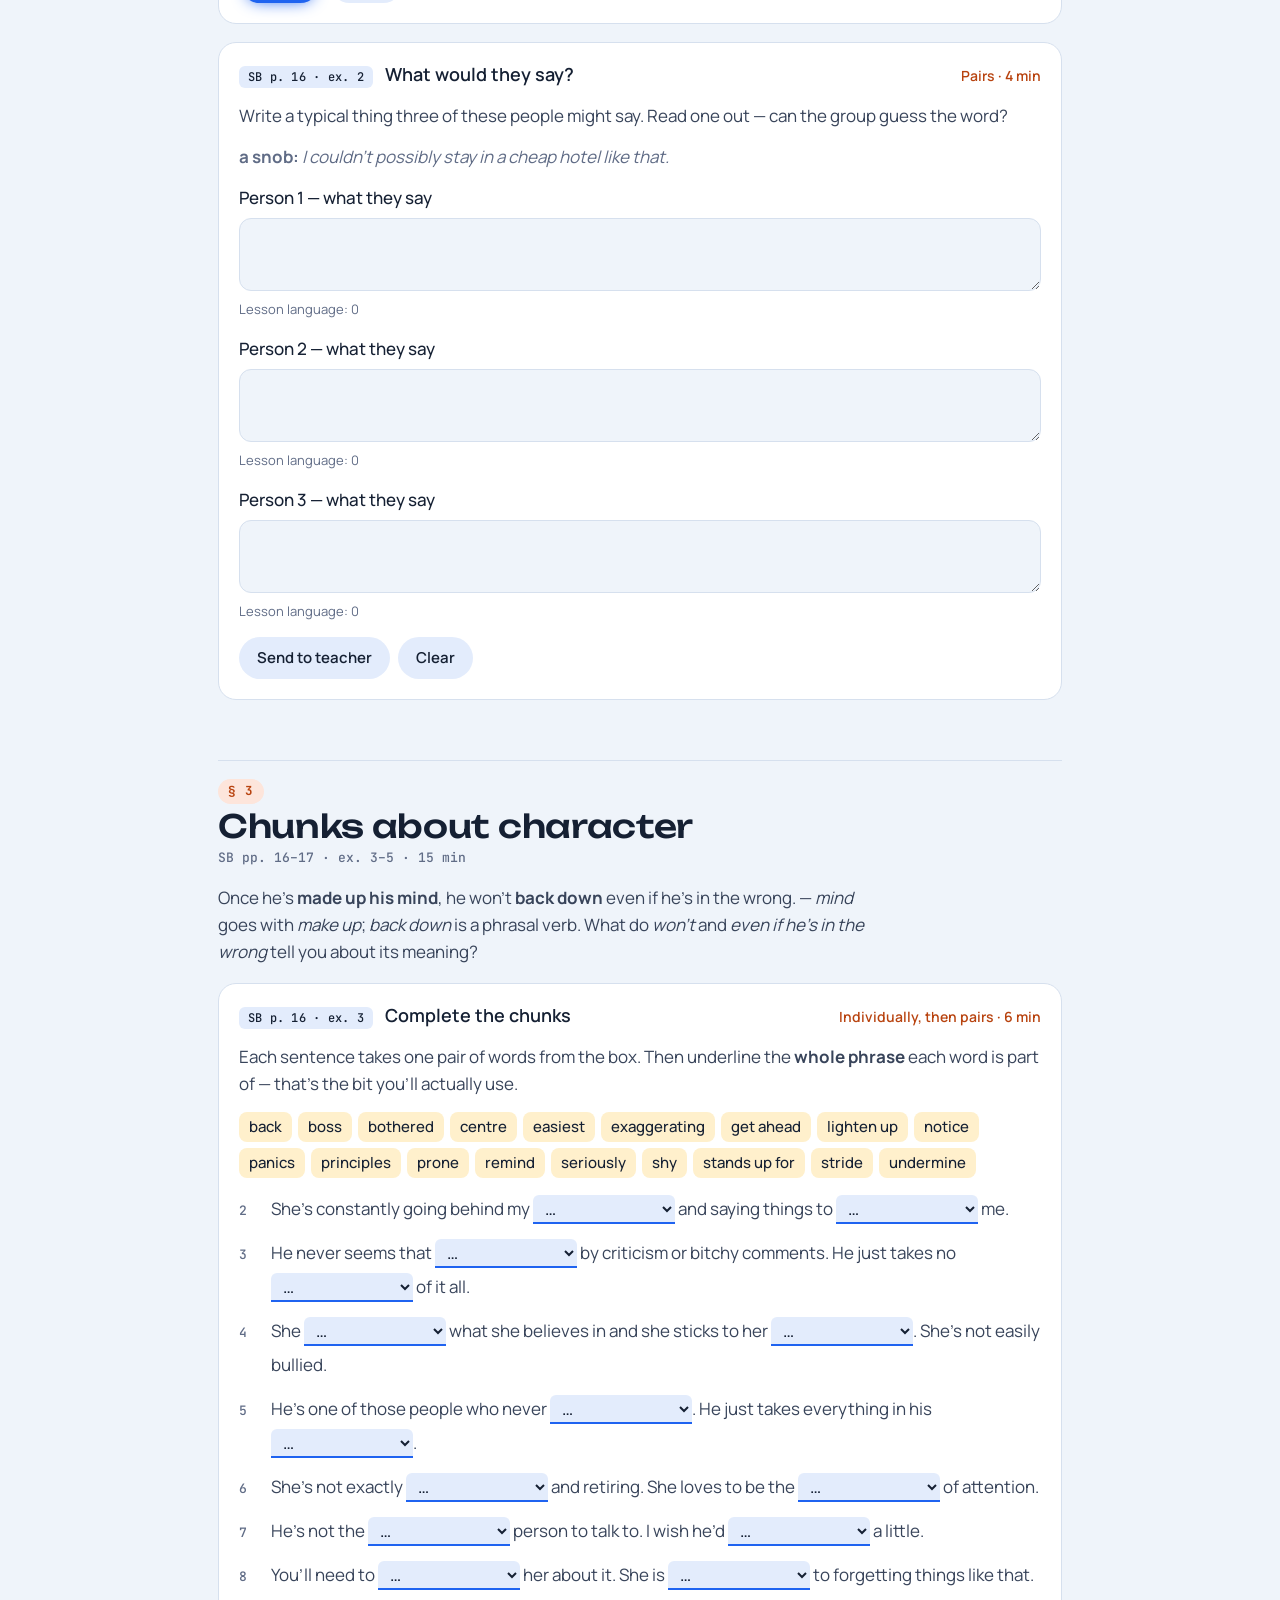
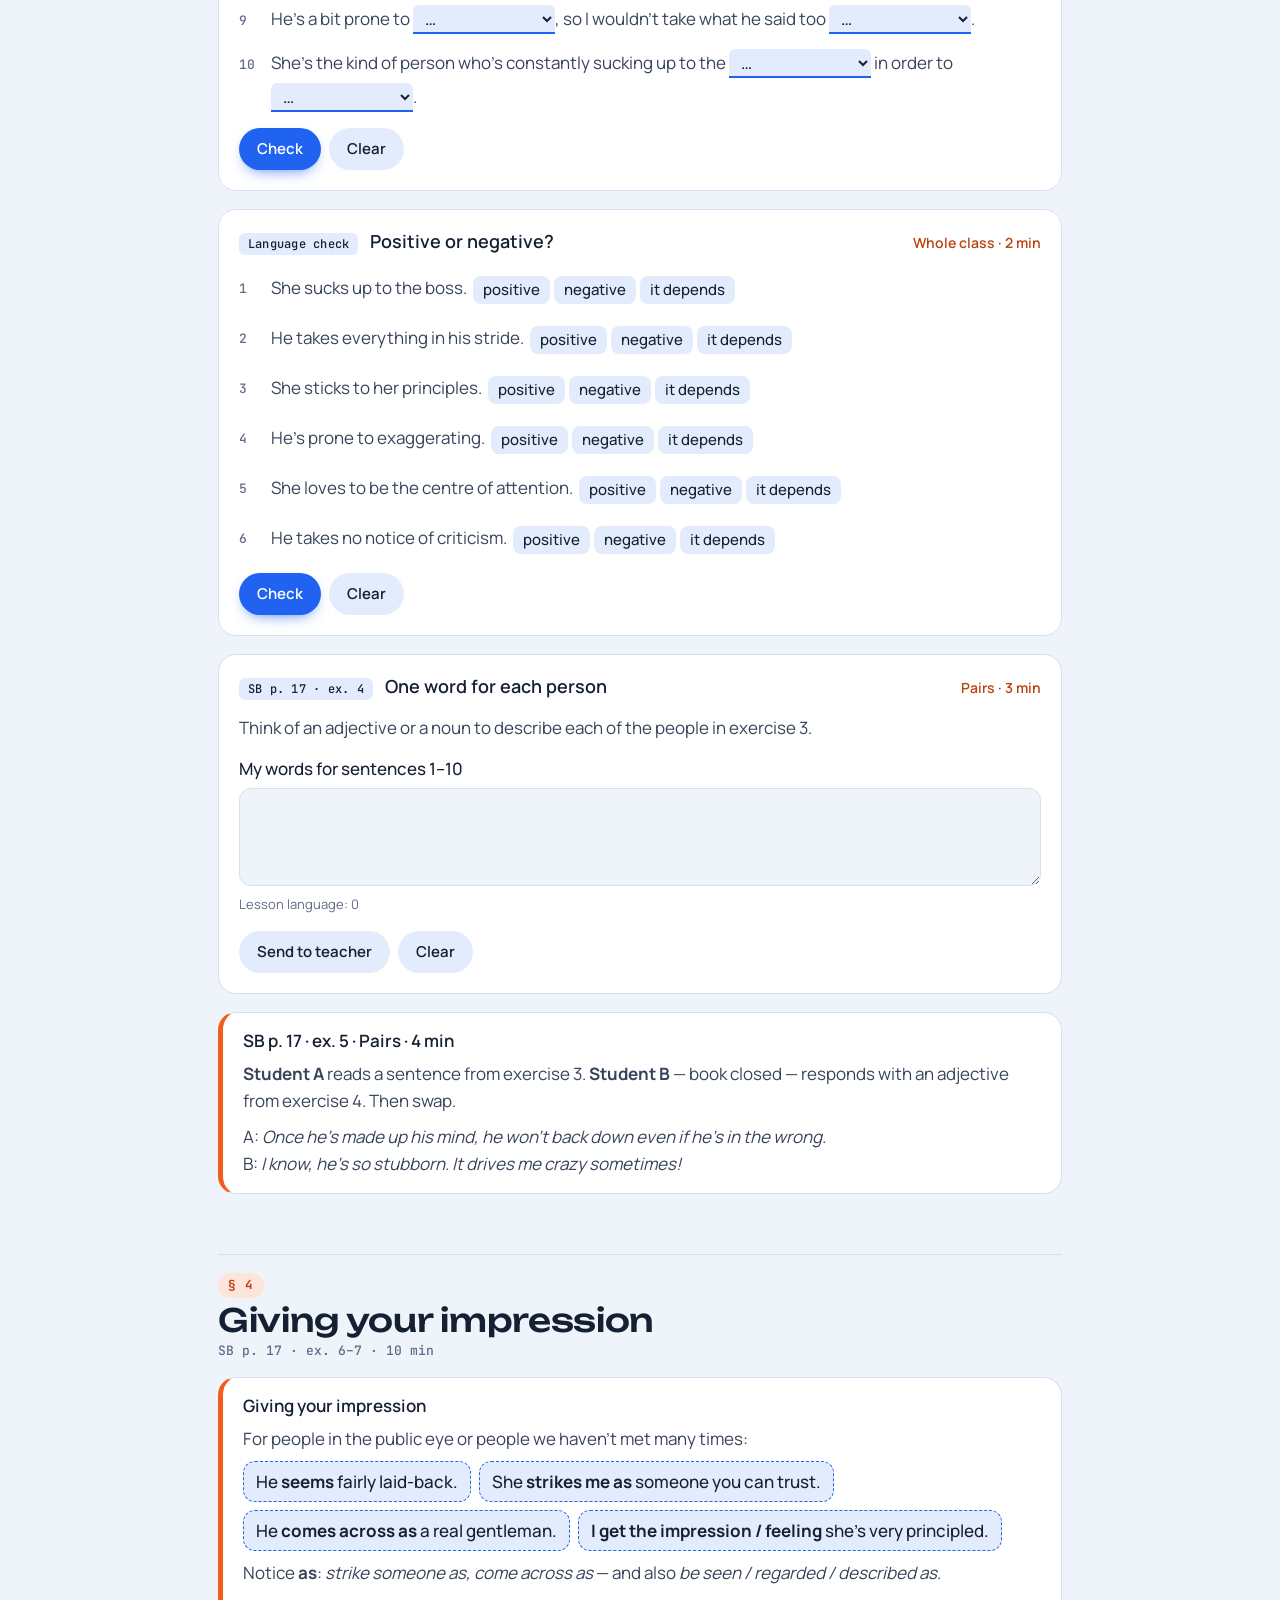
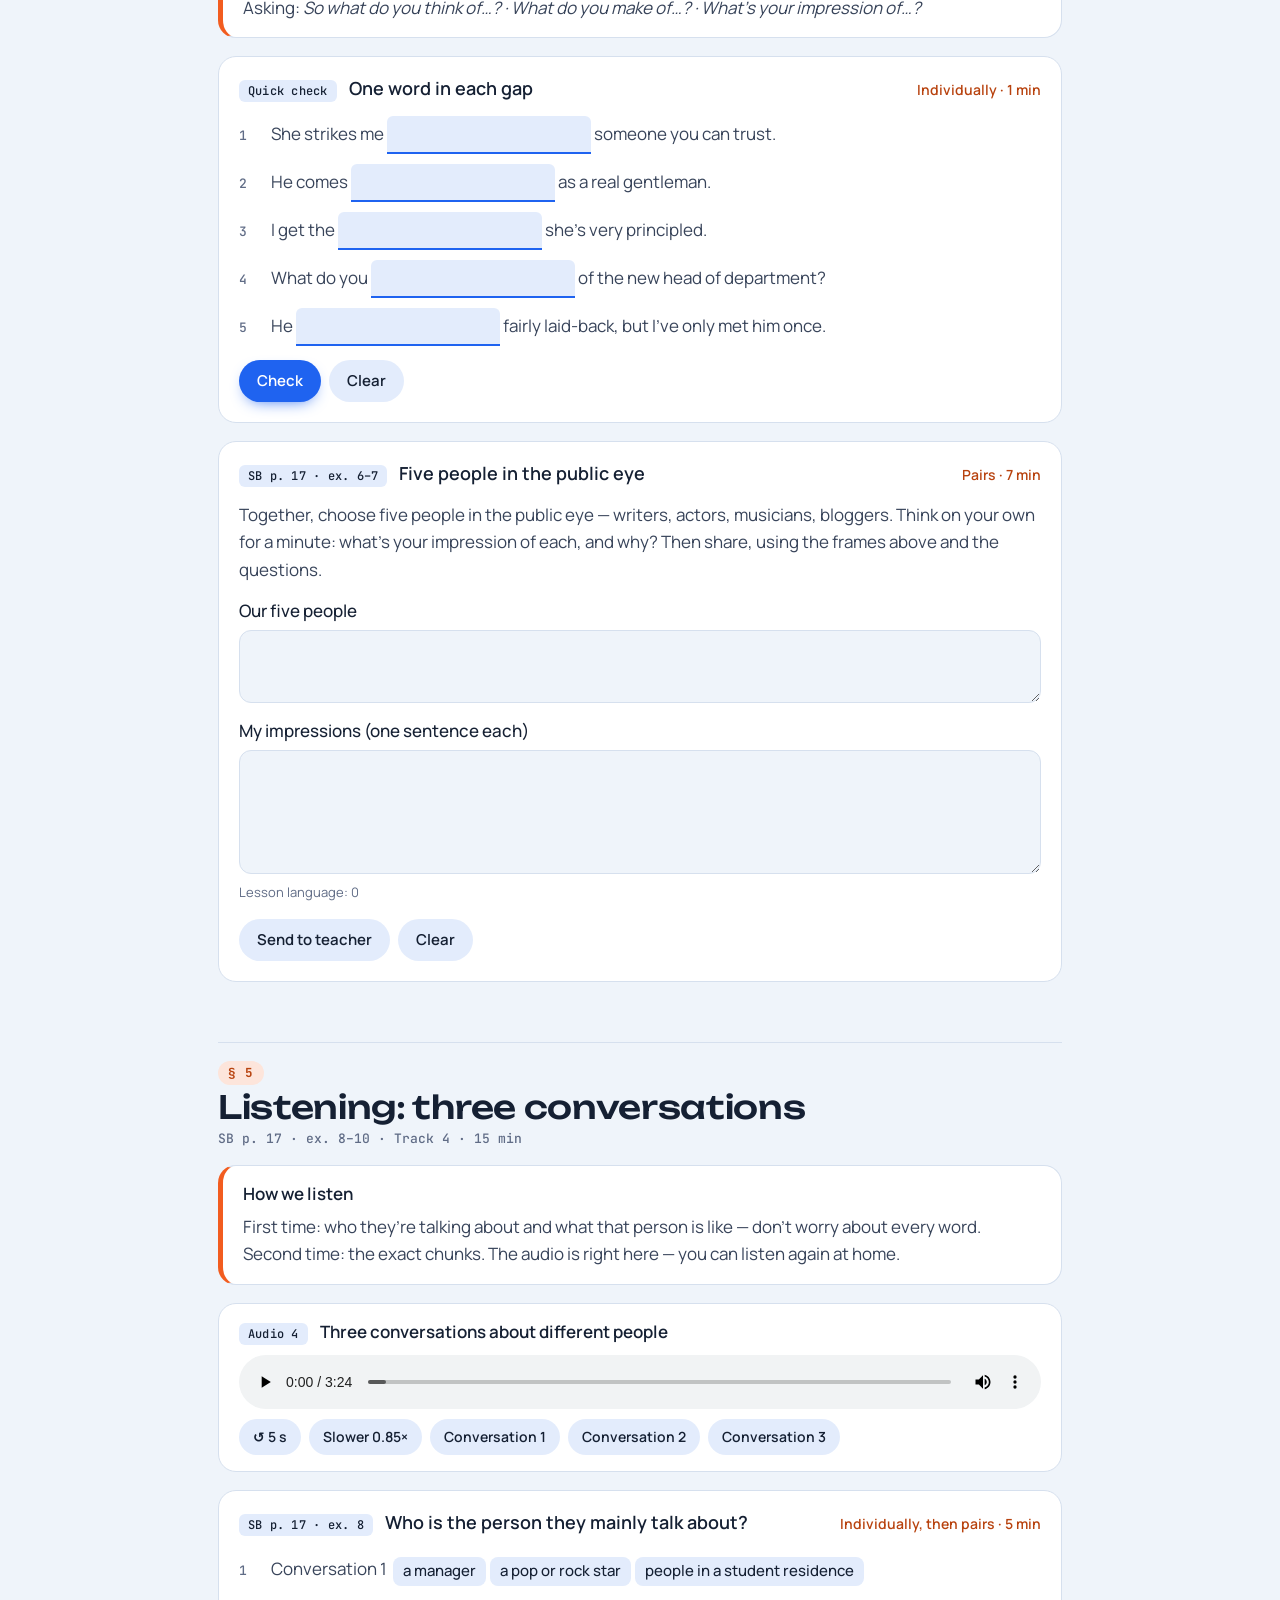
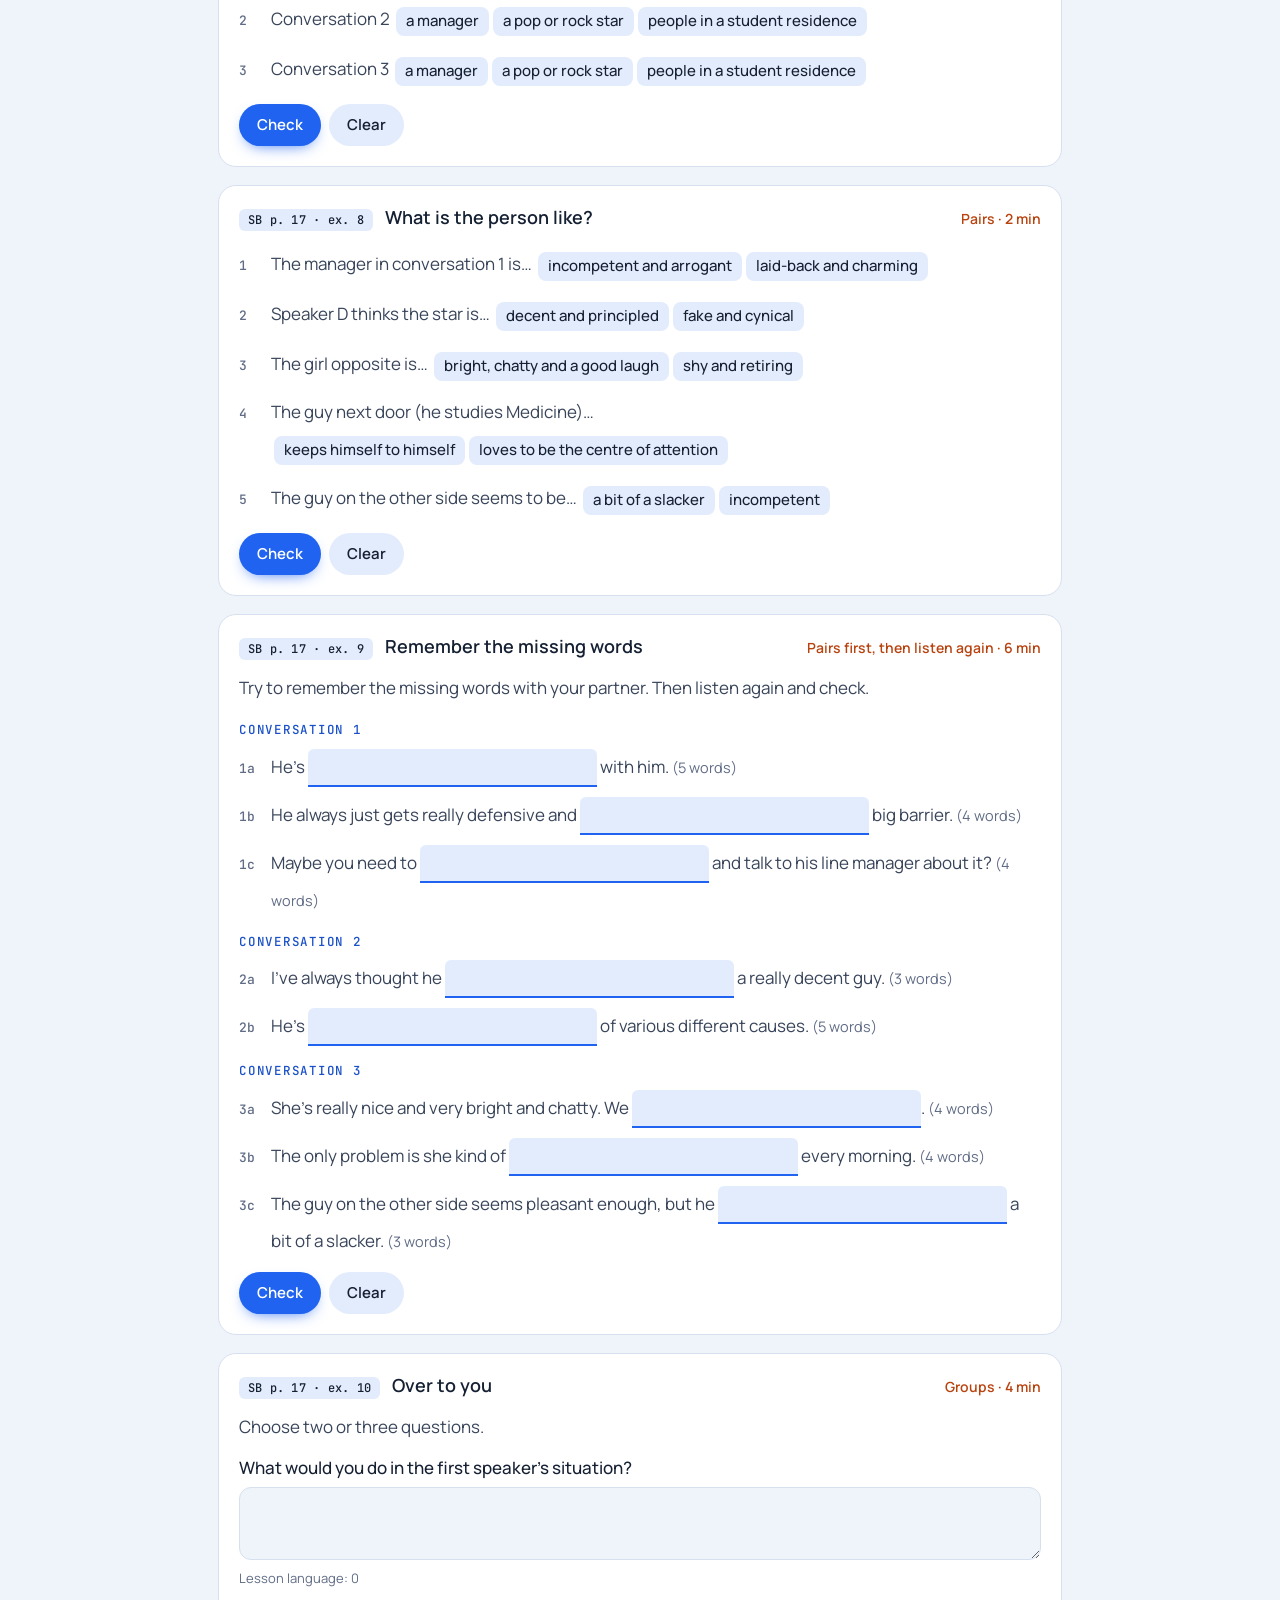
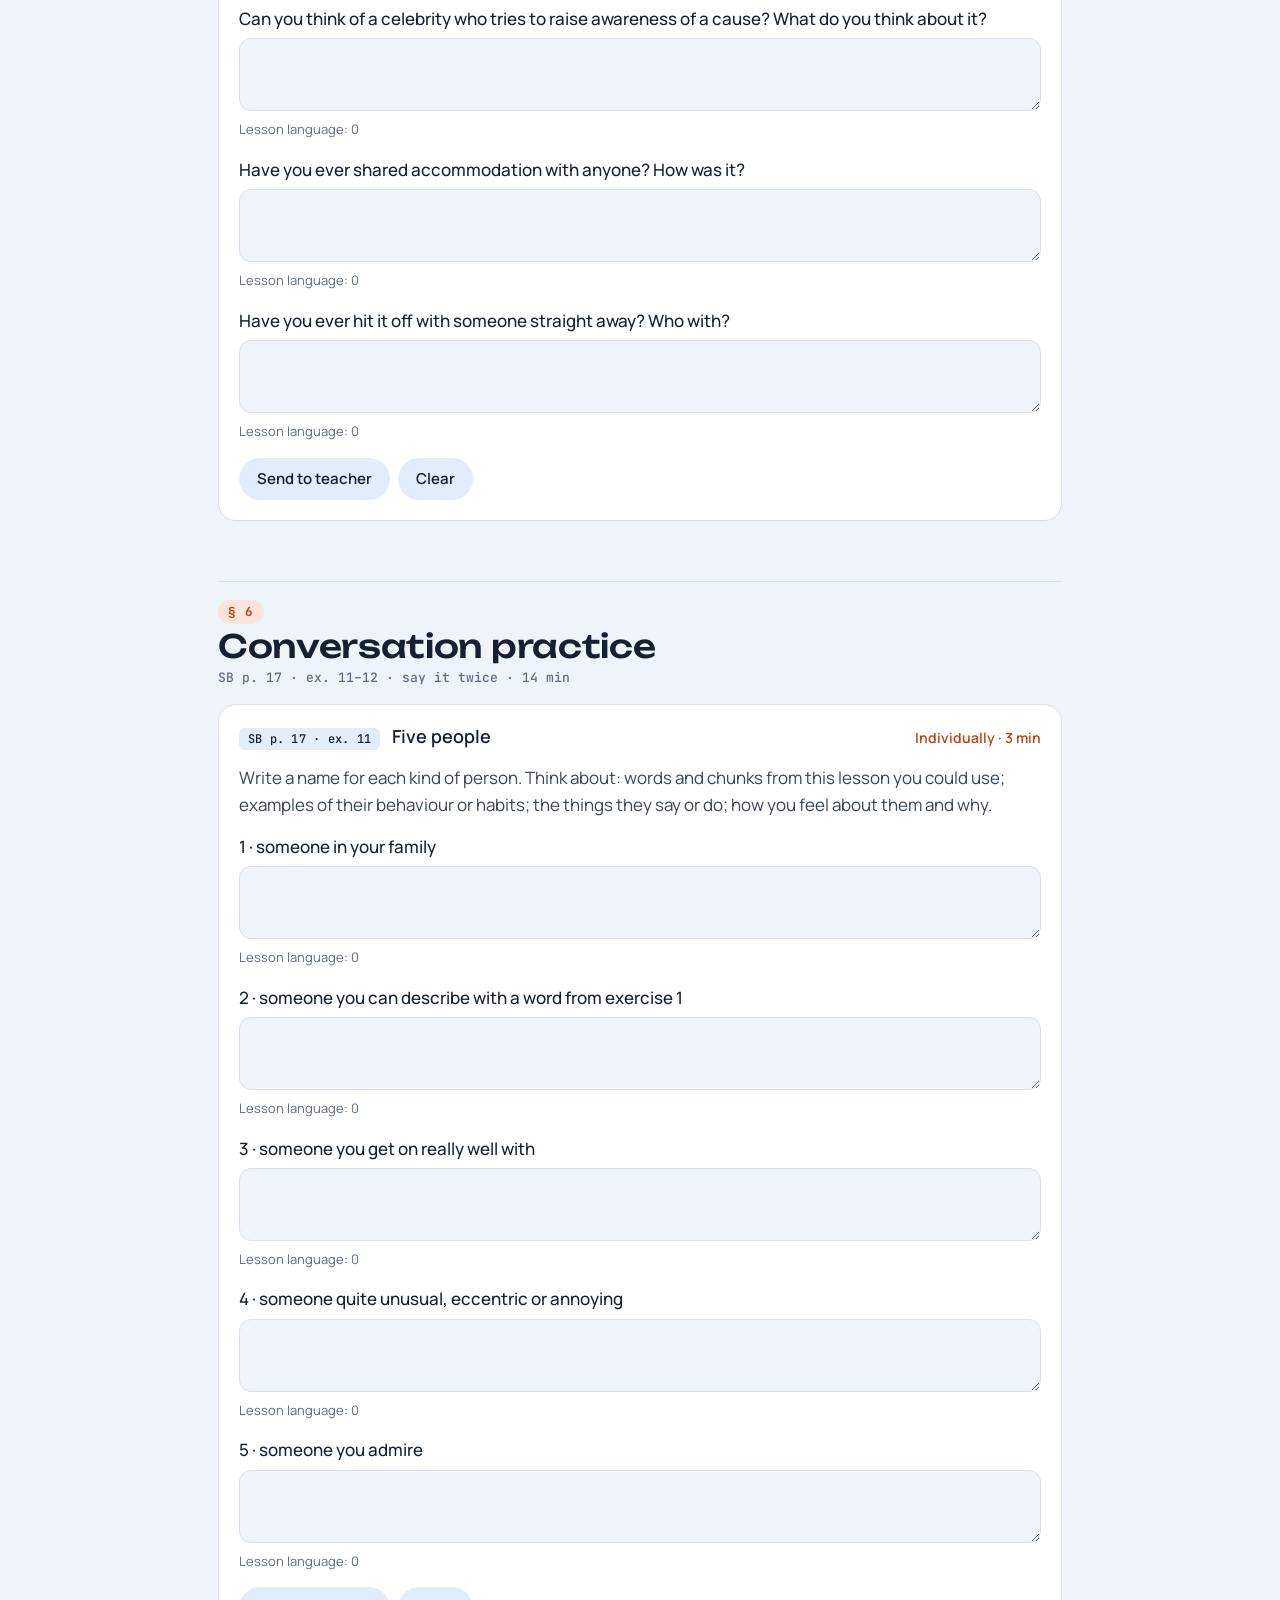
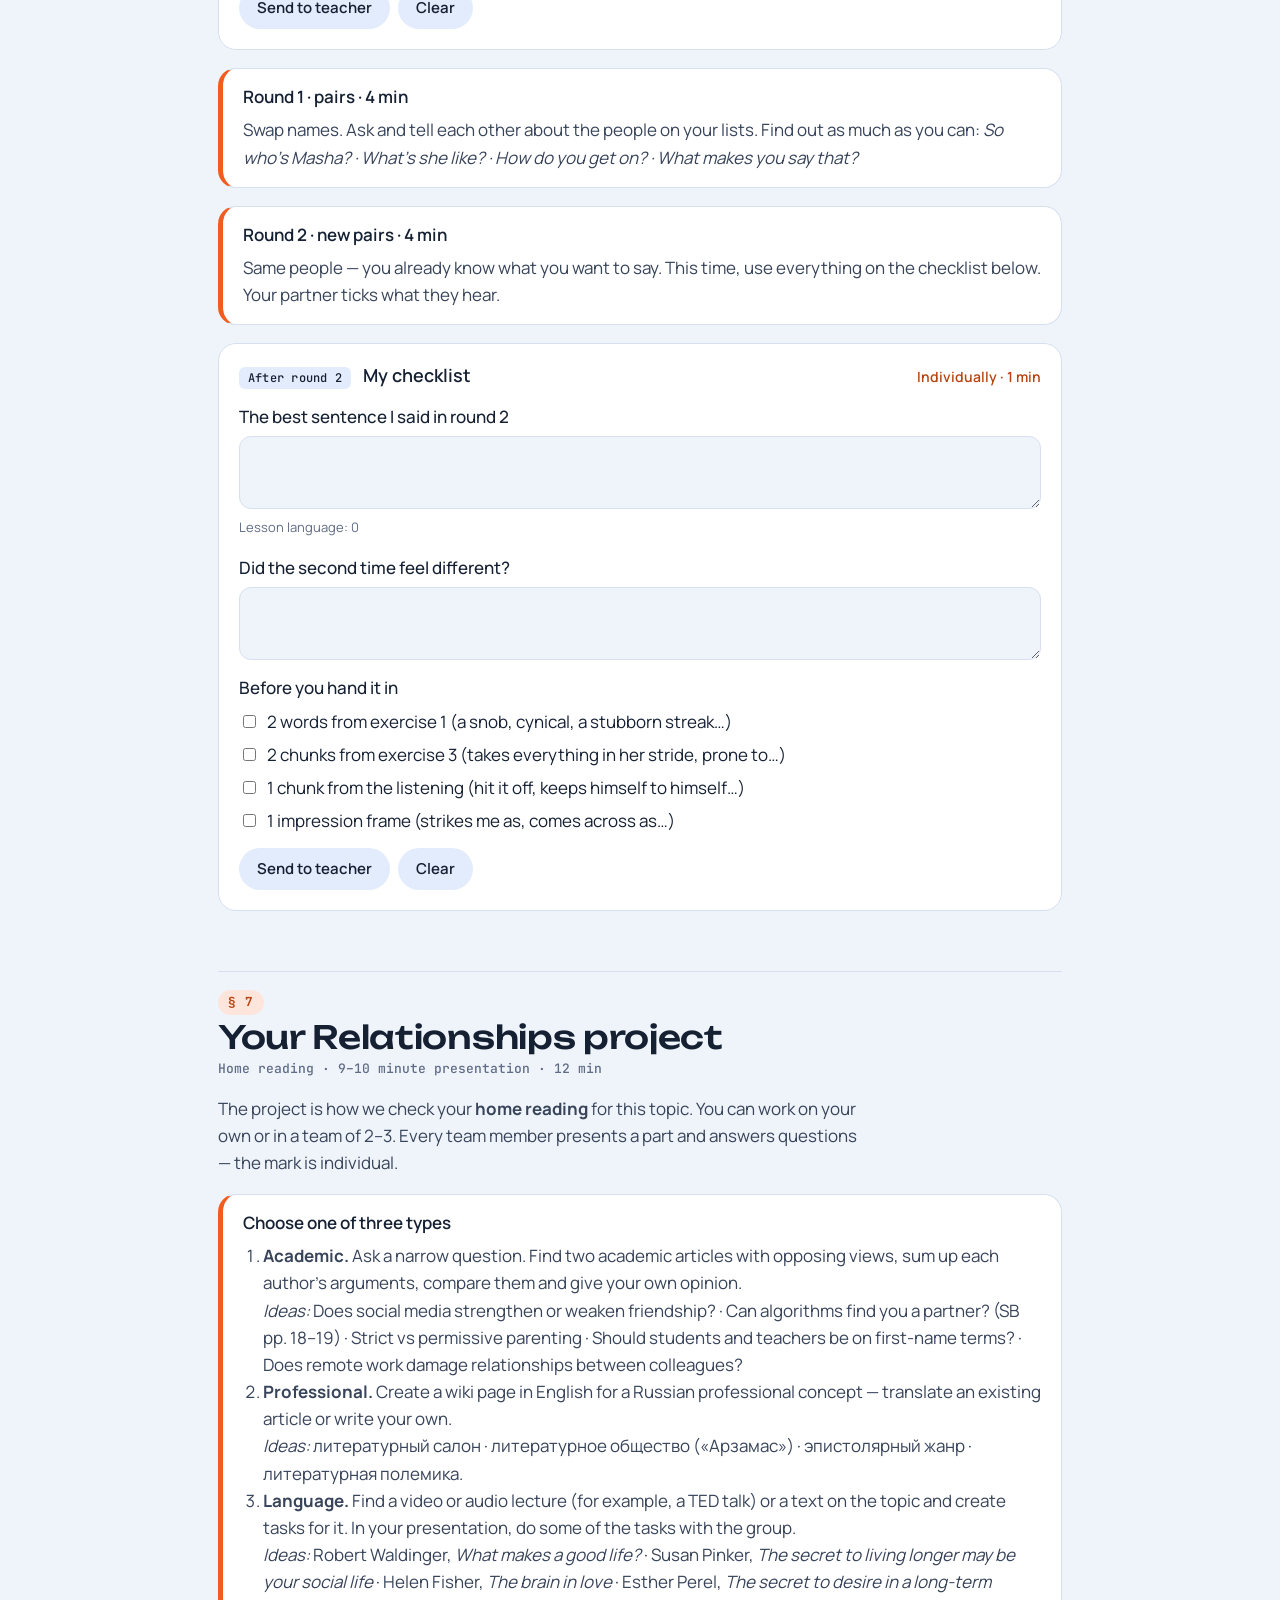
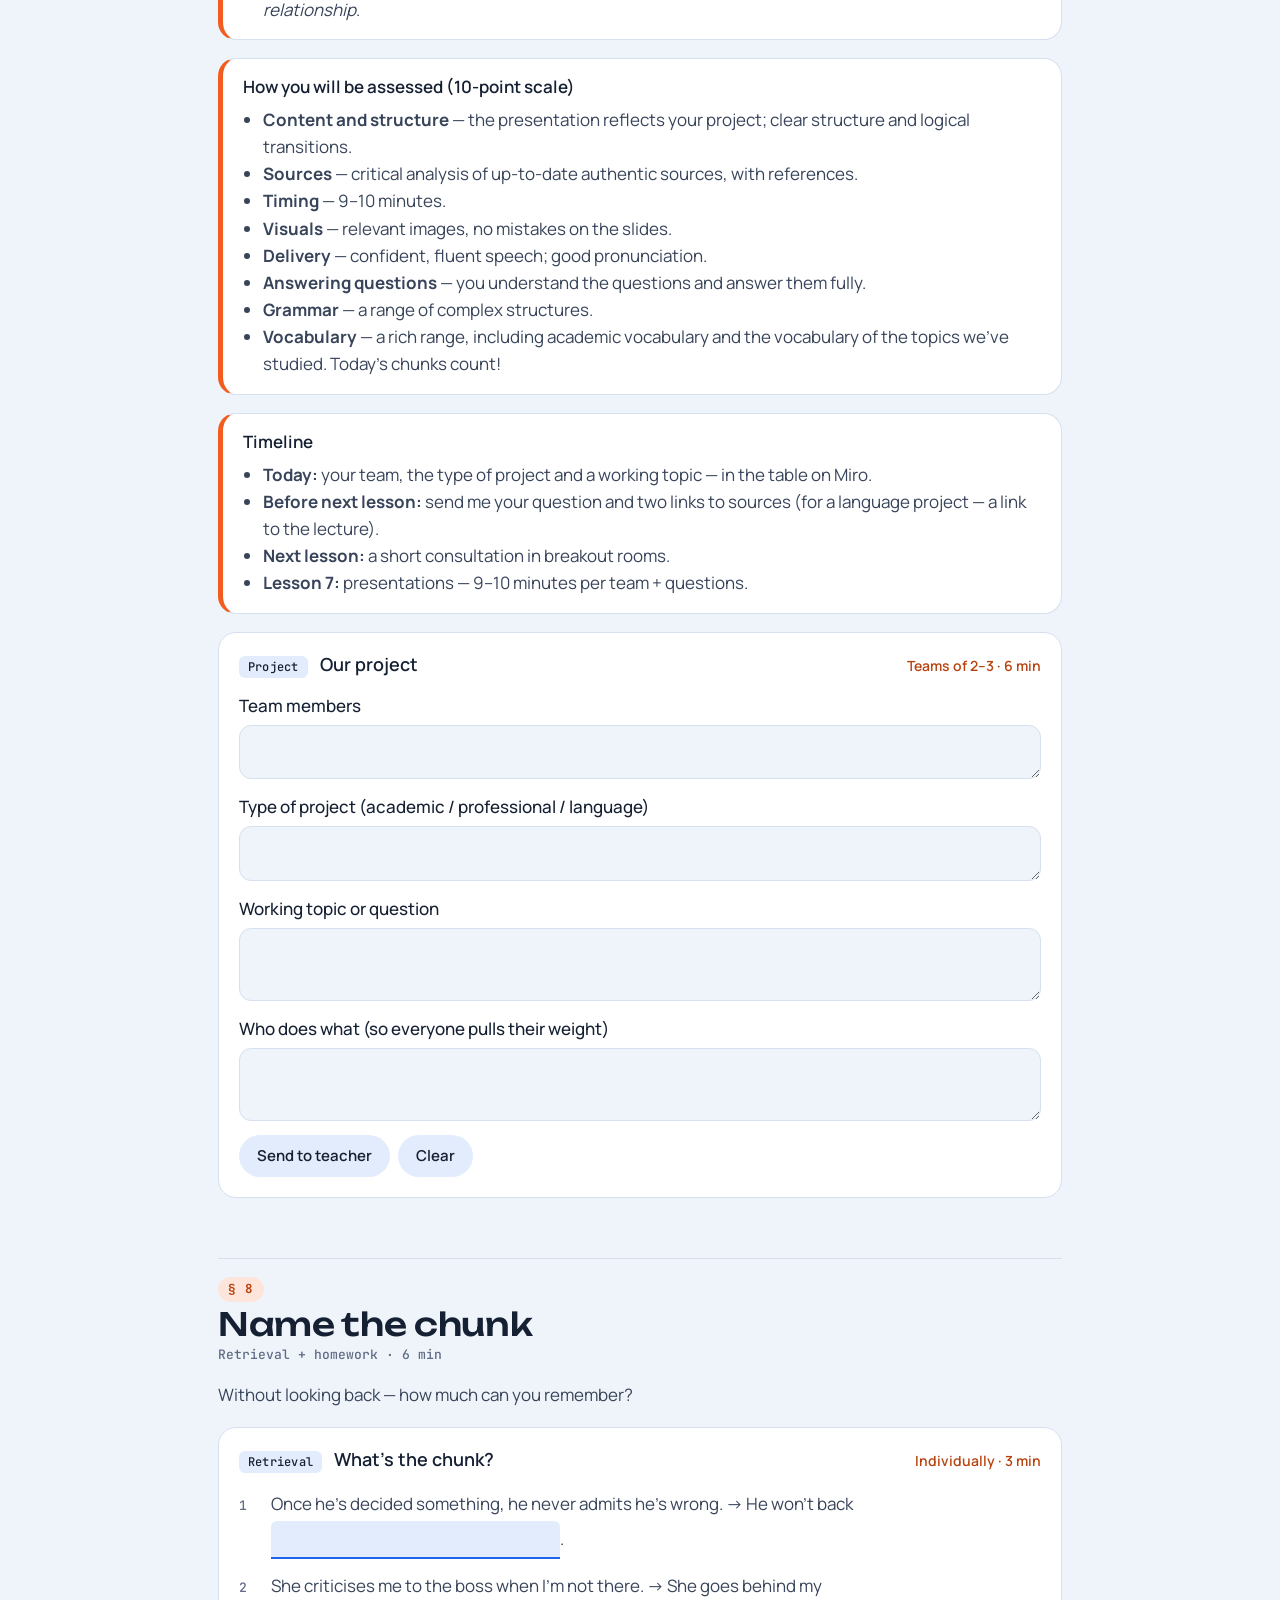
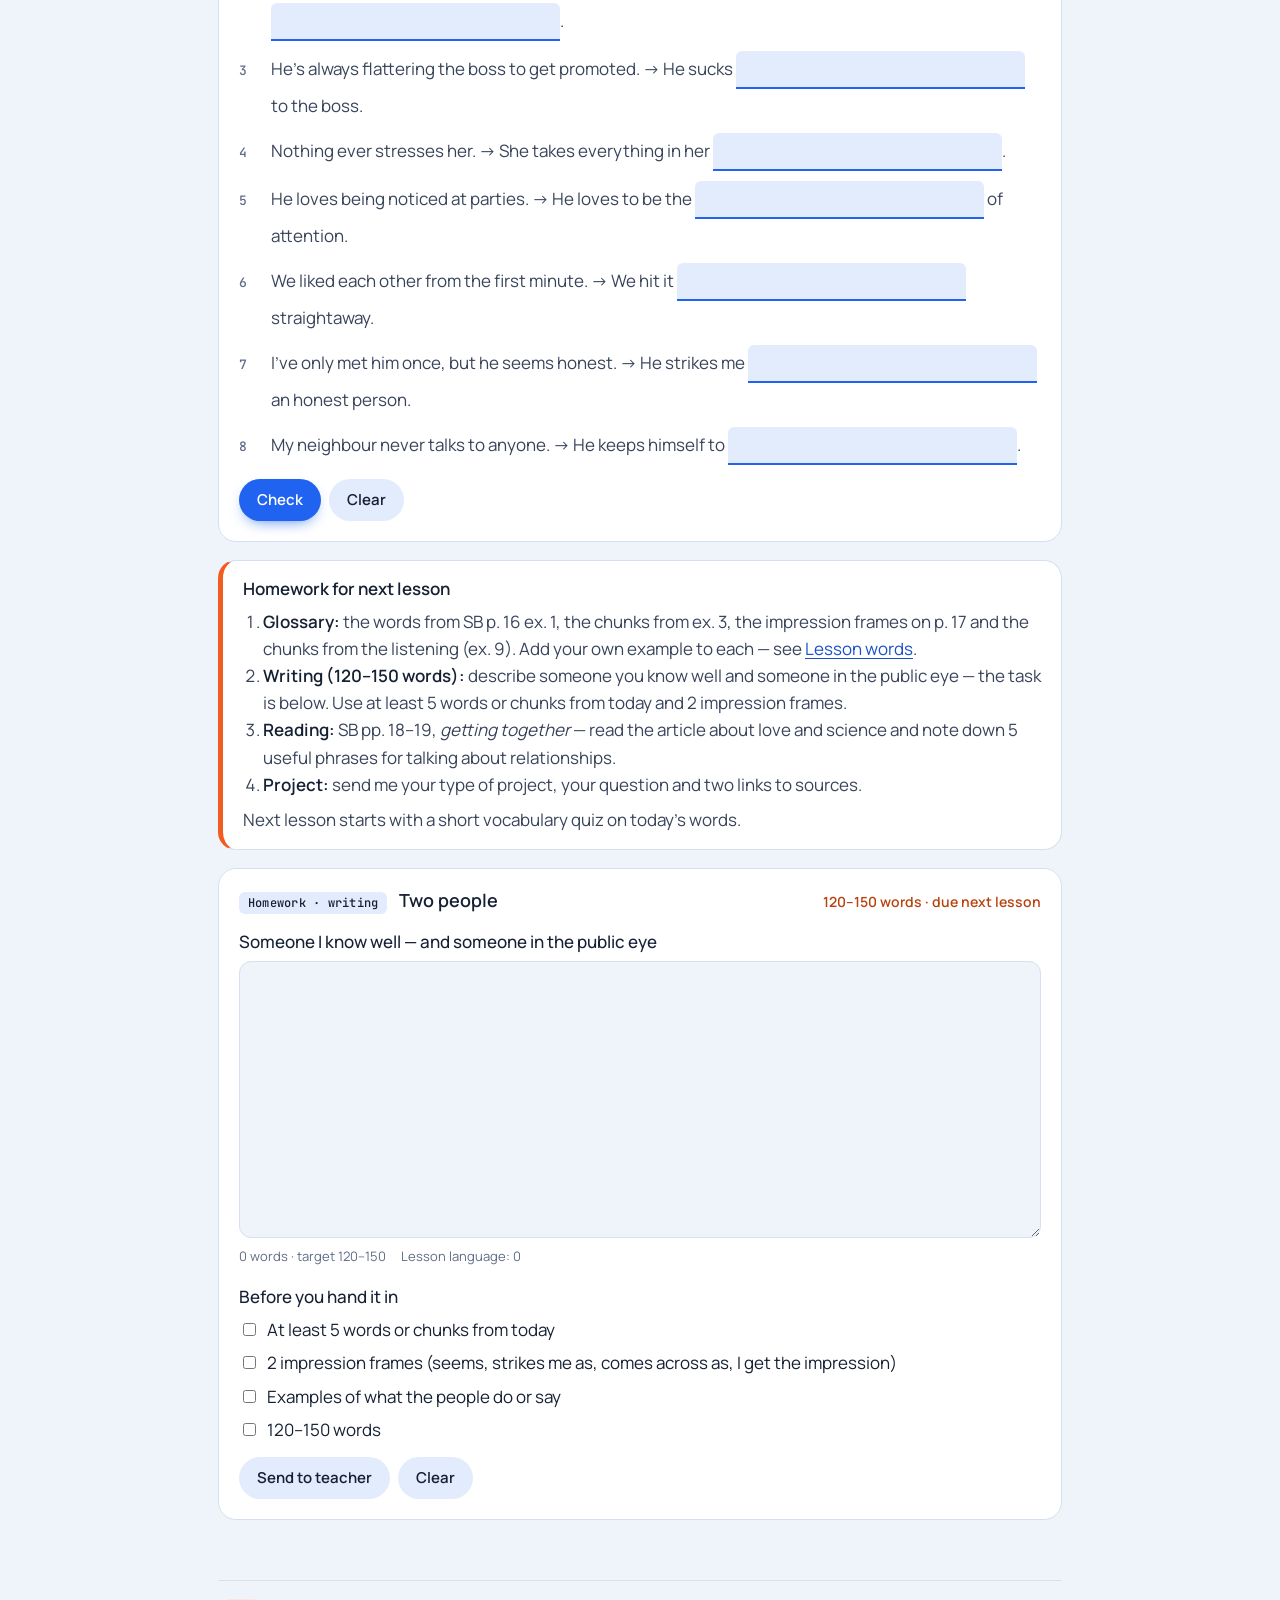
<file: lessons/05-describing-people/index.html>
<!doctype html>
<html lang="en">
<head>
<meta charset="utf-8">
<meta name="viewport" content="width=device-width,initial-scale=1,viewport-fit=cover">
<meta name="robots" content="noindex,nofollow">
<title>Lesson 5 · Relationships: people · Advanced English</title>
<link rel="preconnect" href="https://fonts.googleapis.com">
<link rel="preconnect" href="https://fonts.gstatic.com" crossorigin>
<link rel="stylesheet" href="https://fonts.googleapis.com/css2?family=Unbounded:wght@500;600&family=Manrope:wght@400;500;600;700&family=JetBrains+Mono:wght@500&display=swap">
<link rel="stylesheet" href="../../assets/style.css?v=202611252217">
</head>
<body>
<div id="app"><noscript>This lesson needs JavaScript switched on.</noscript></div>
<script src="../../assets/config.js?v=202611252217"></script>
<script src="../../assets/course.js?v=202611252217"></script>
<script src="lesson.js?v=202611252217"></script>
<script src="../../assets/engine.js?v=202611252217"></script>
</body>
</html>
</file>
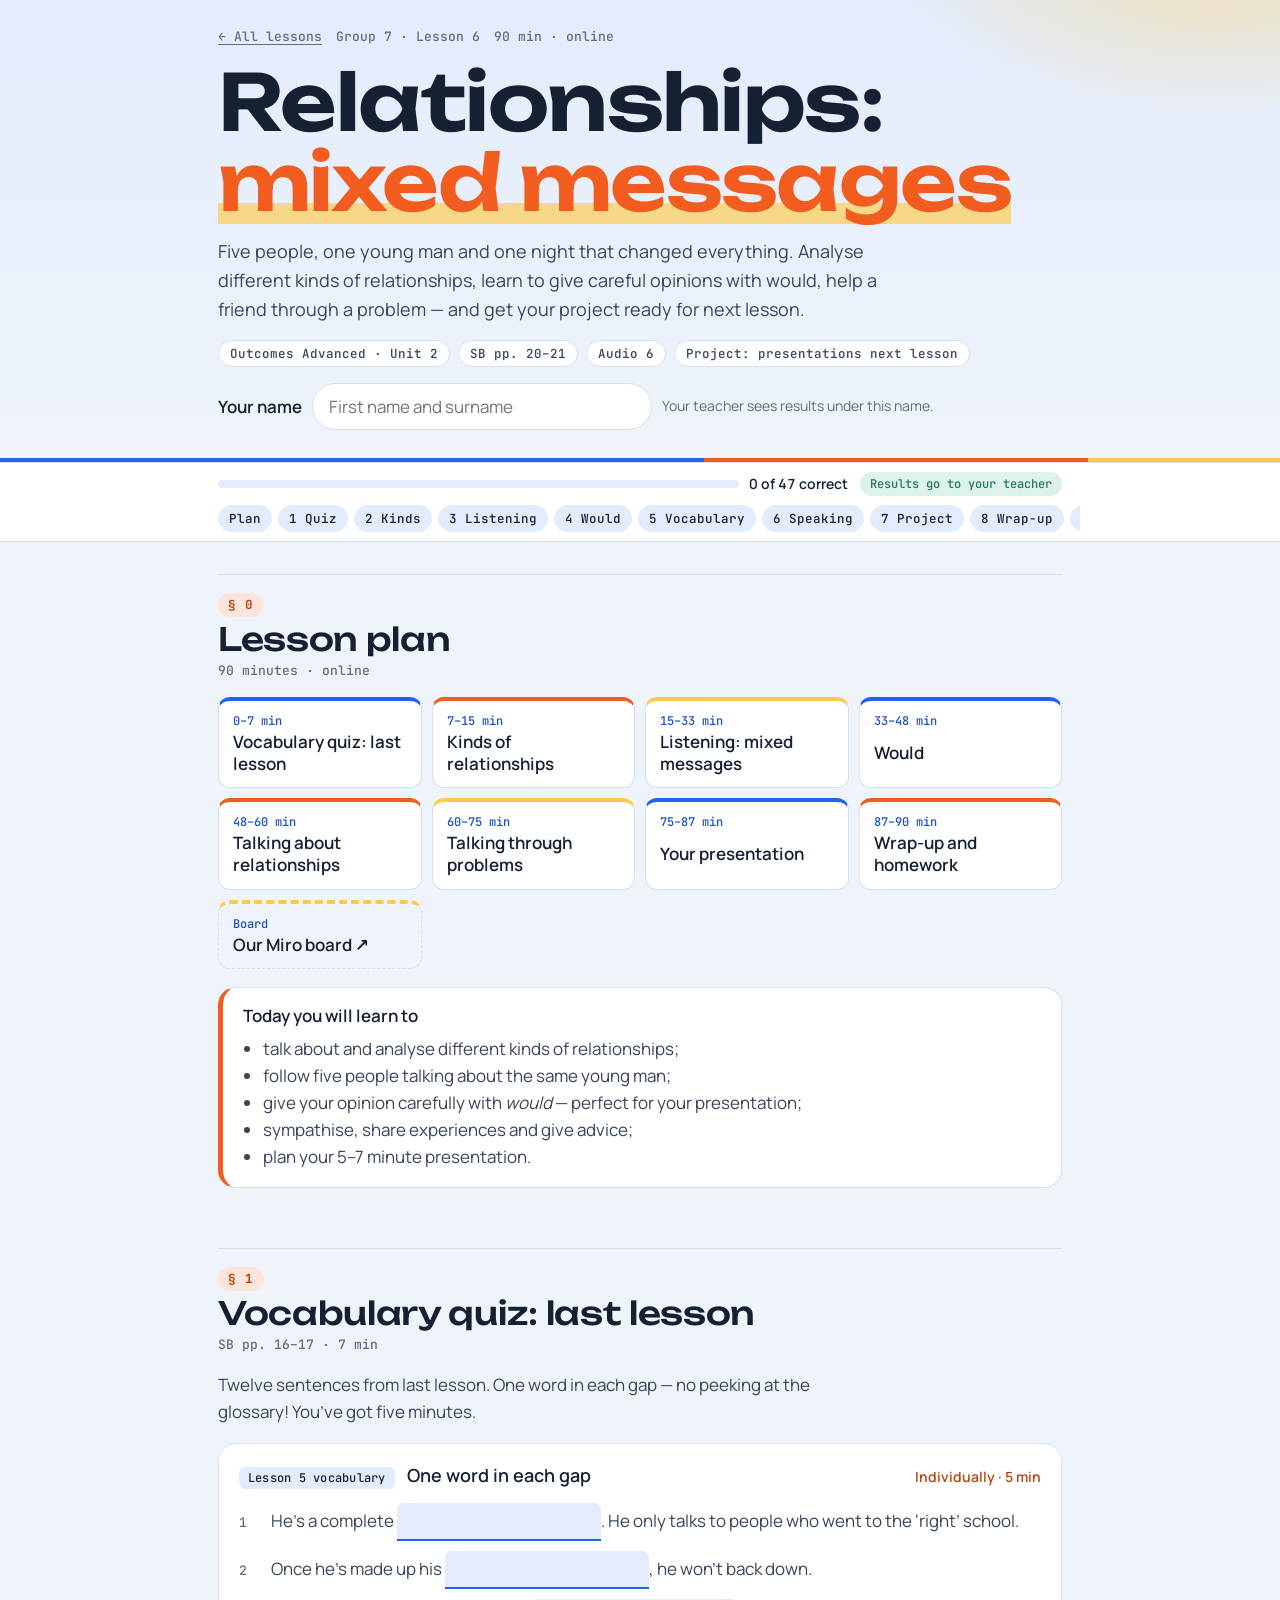
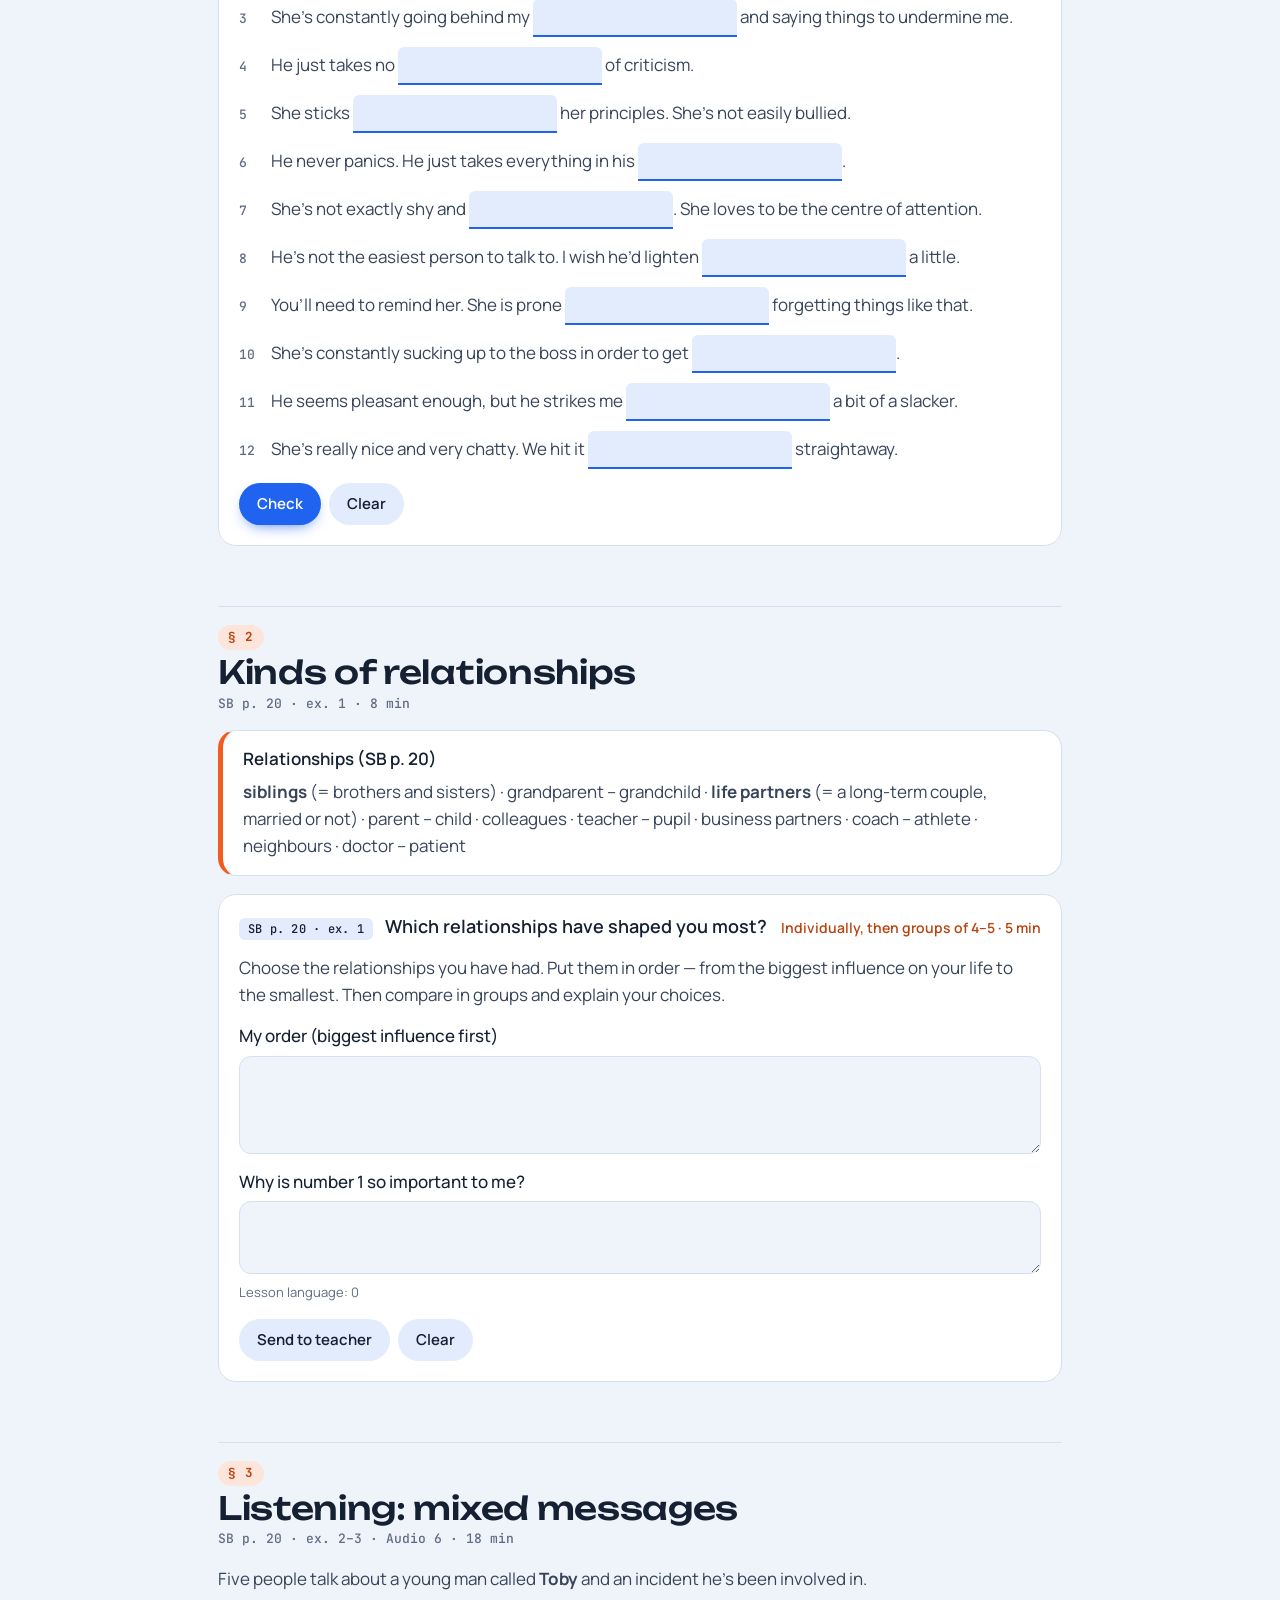
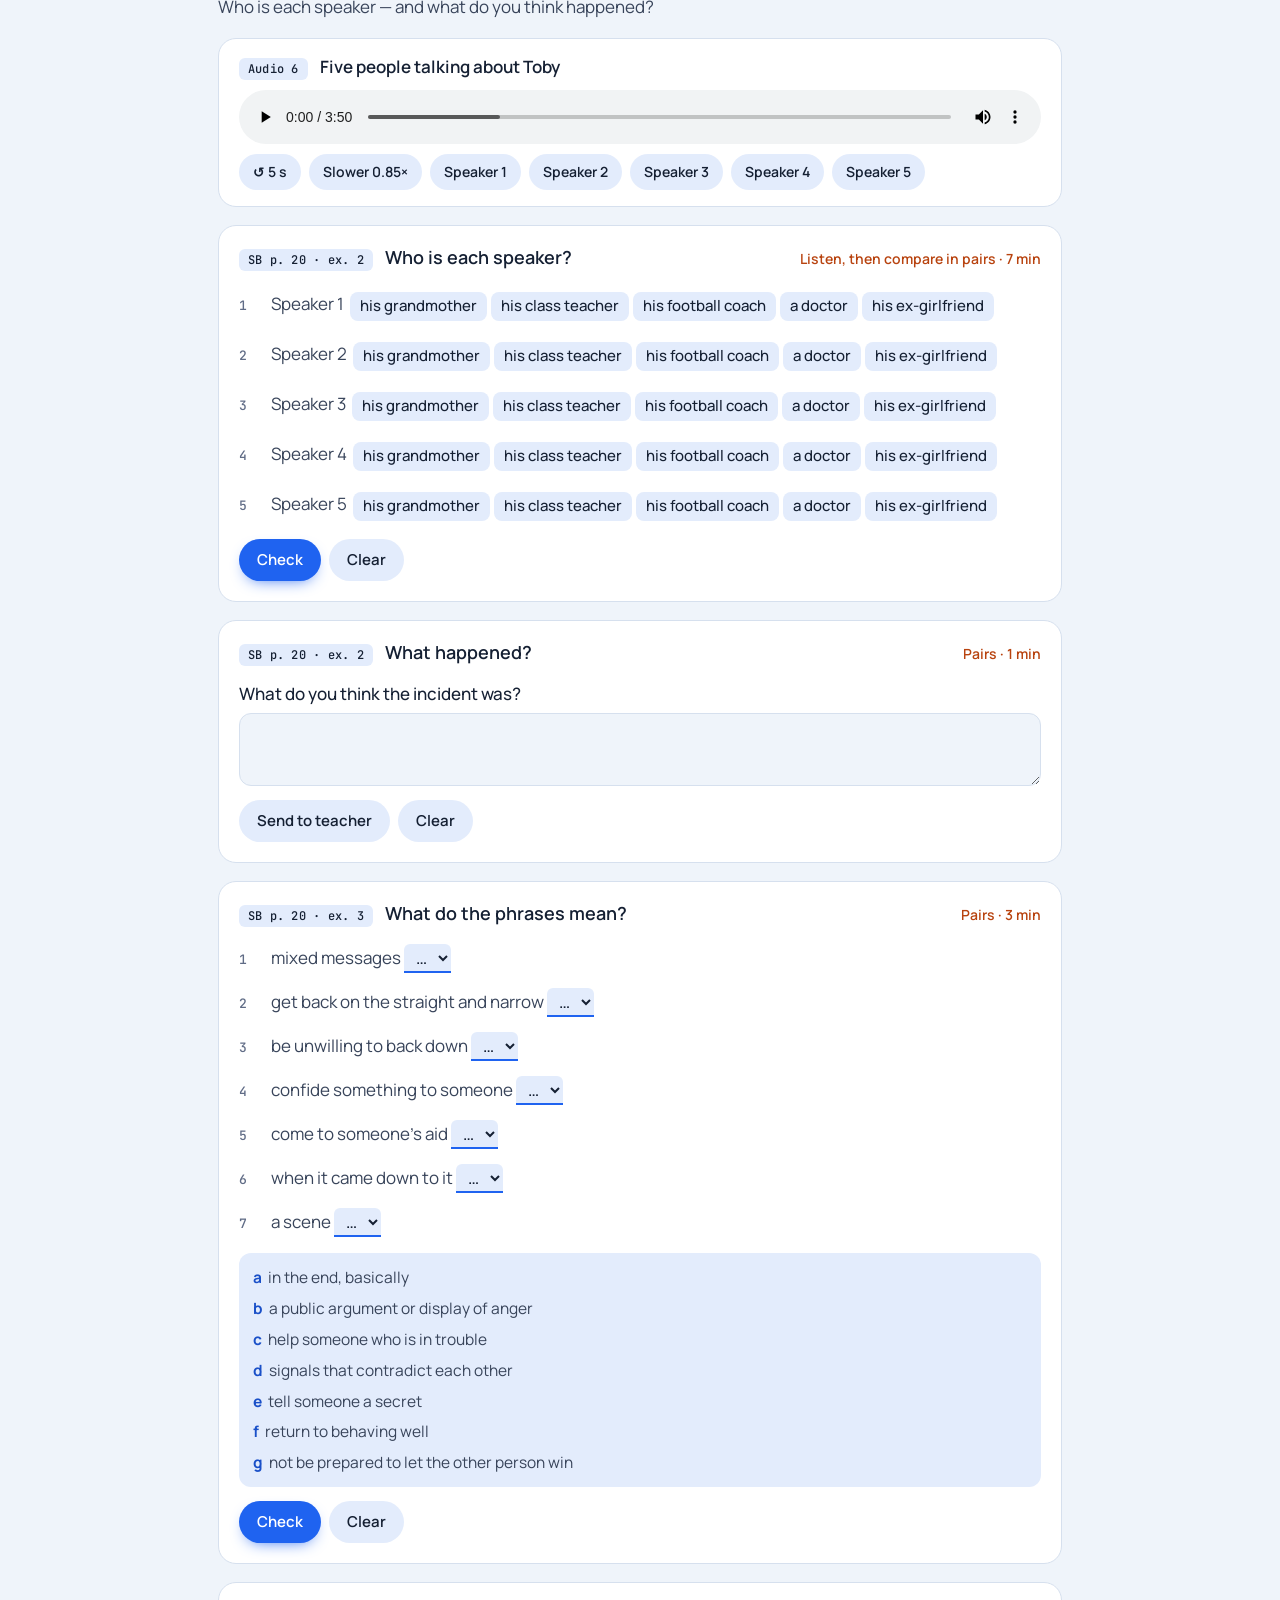
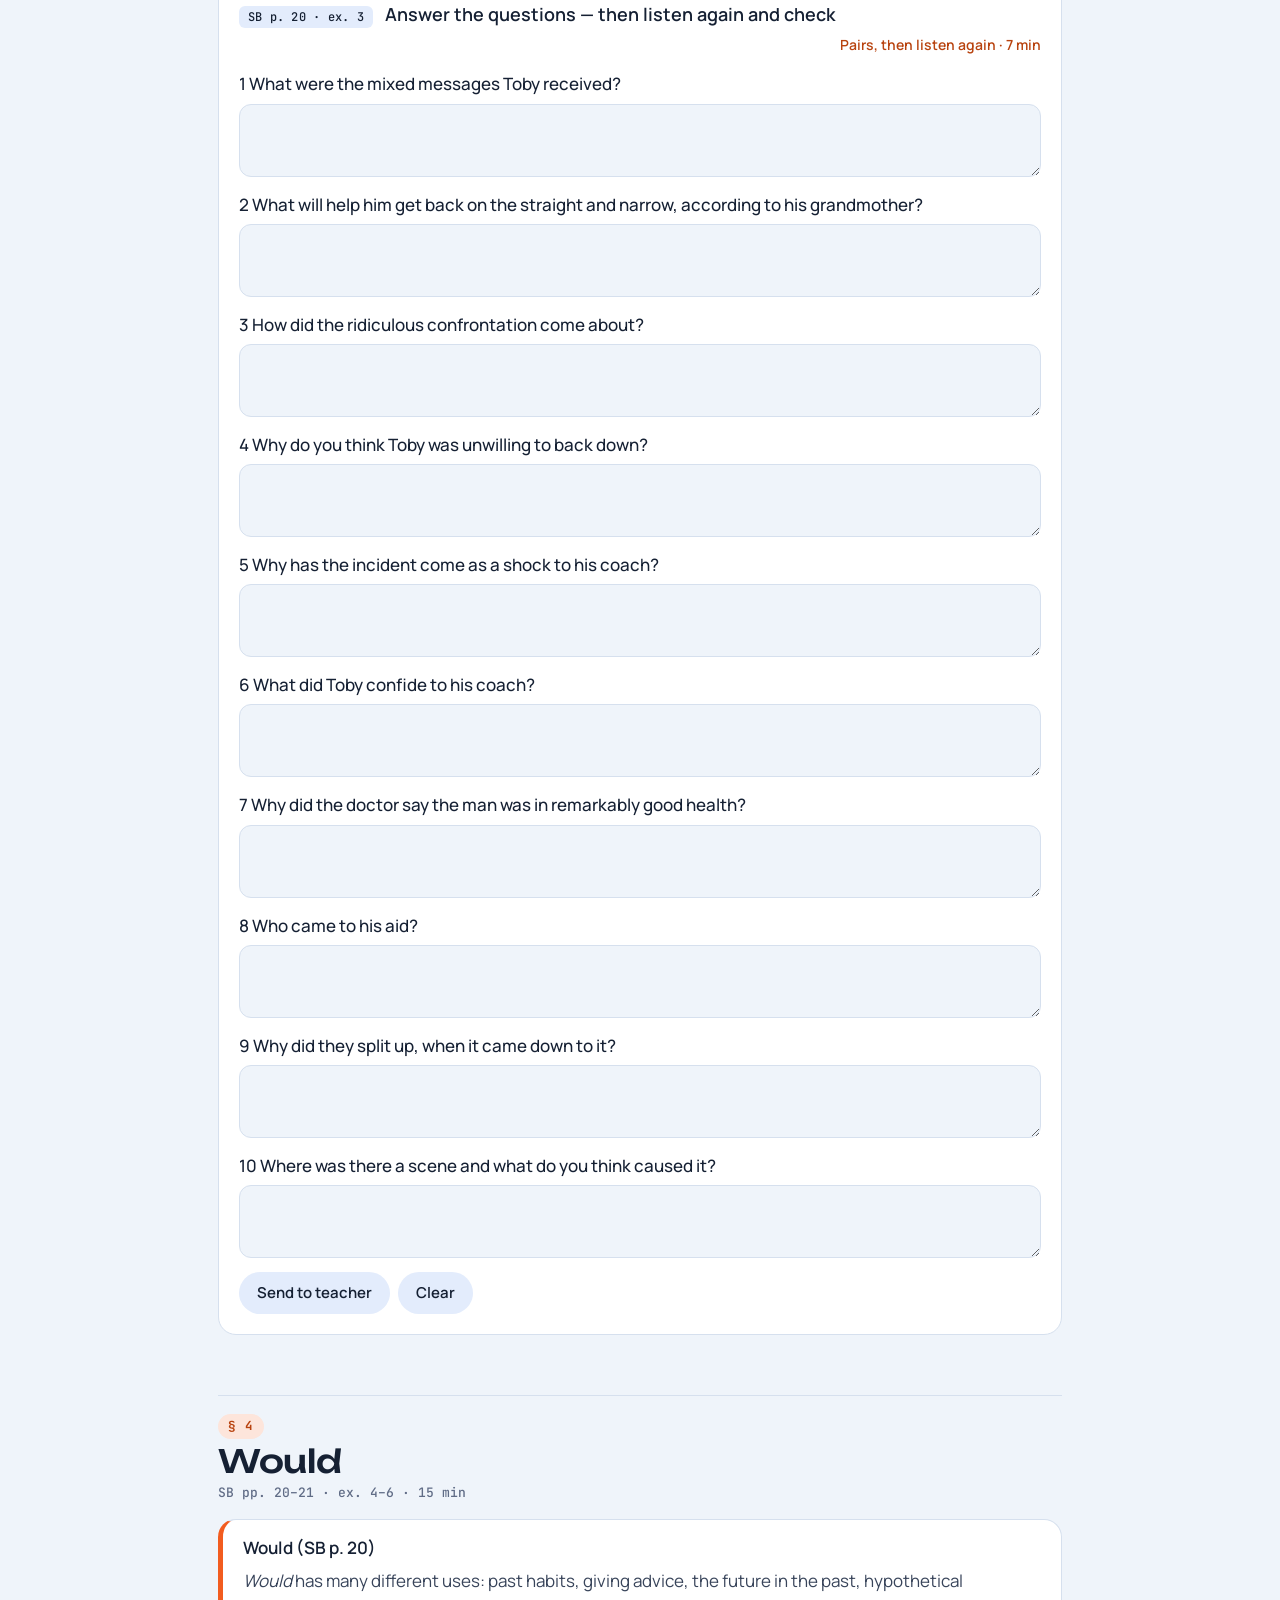
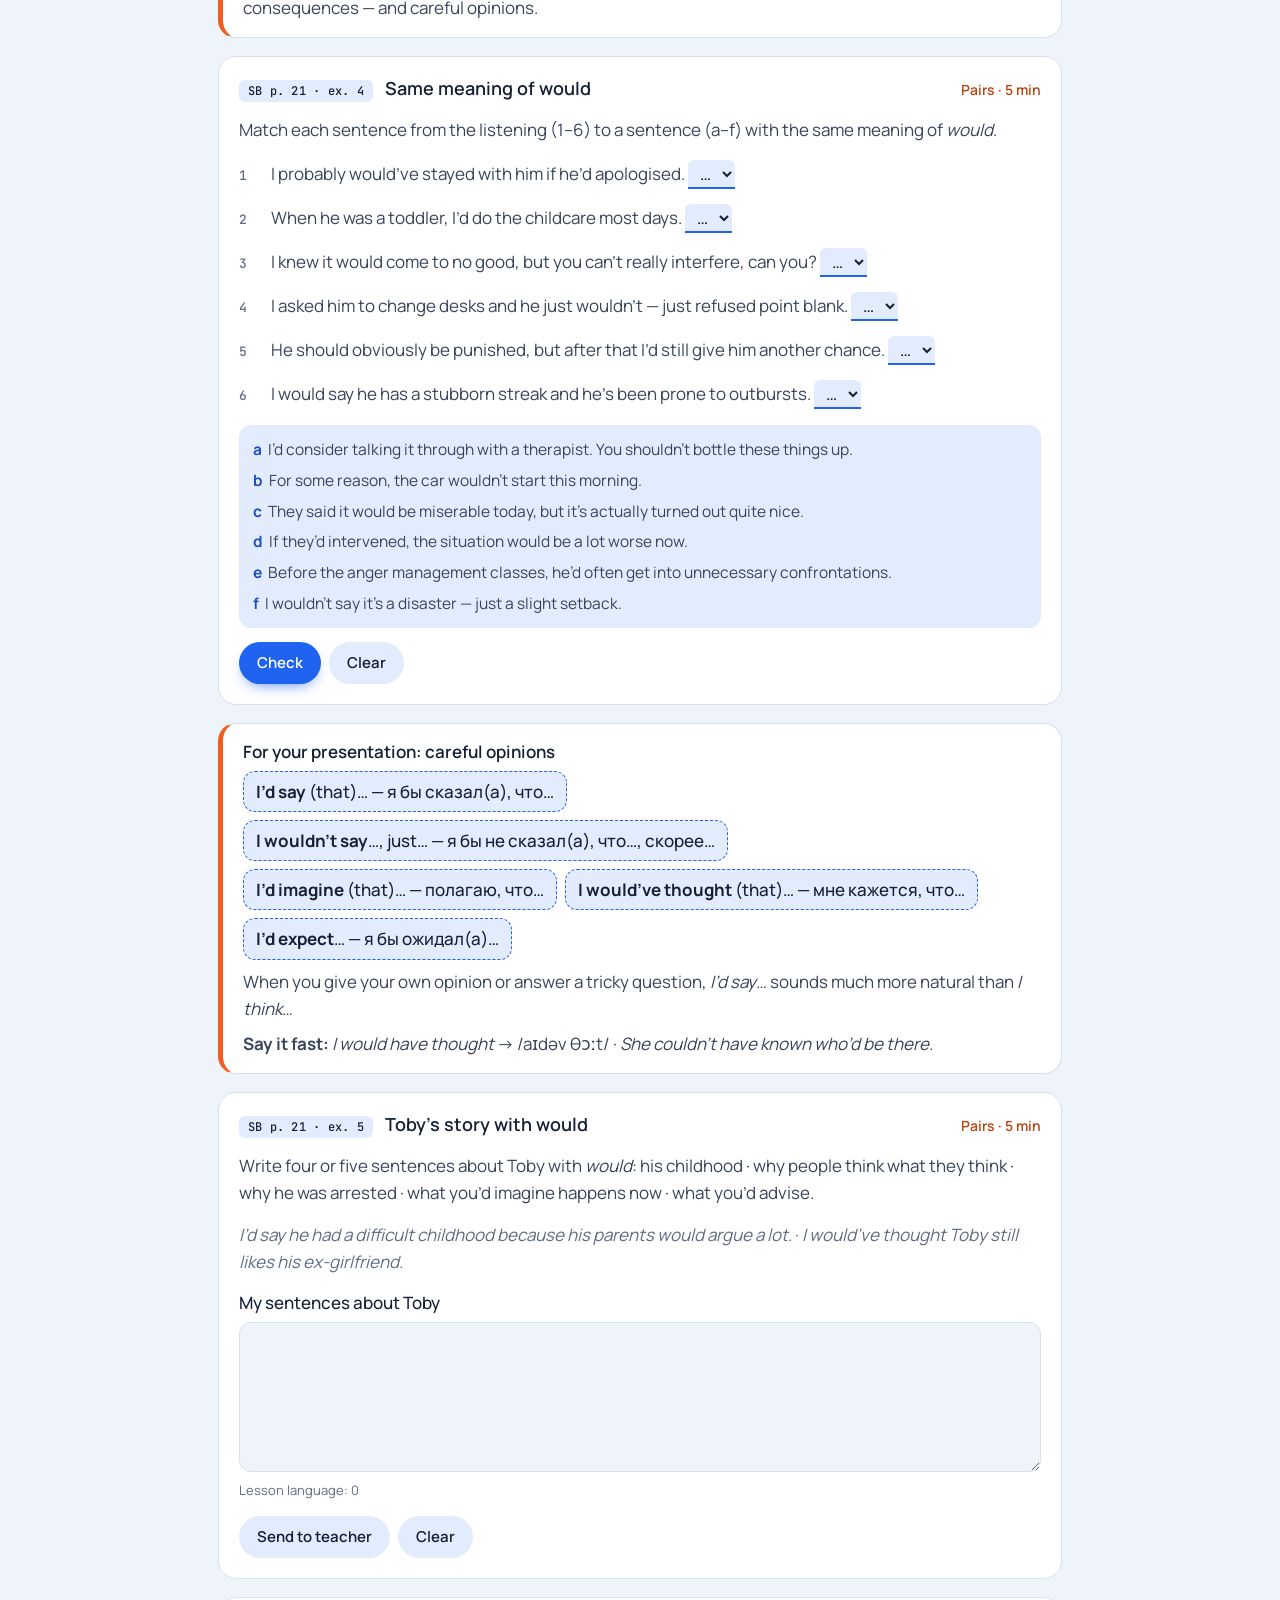
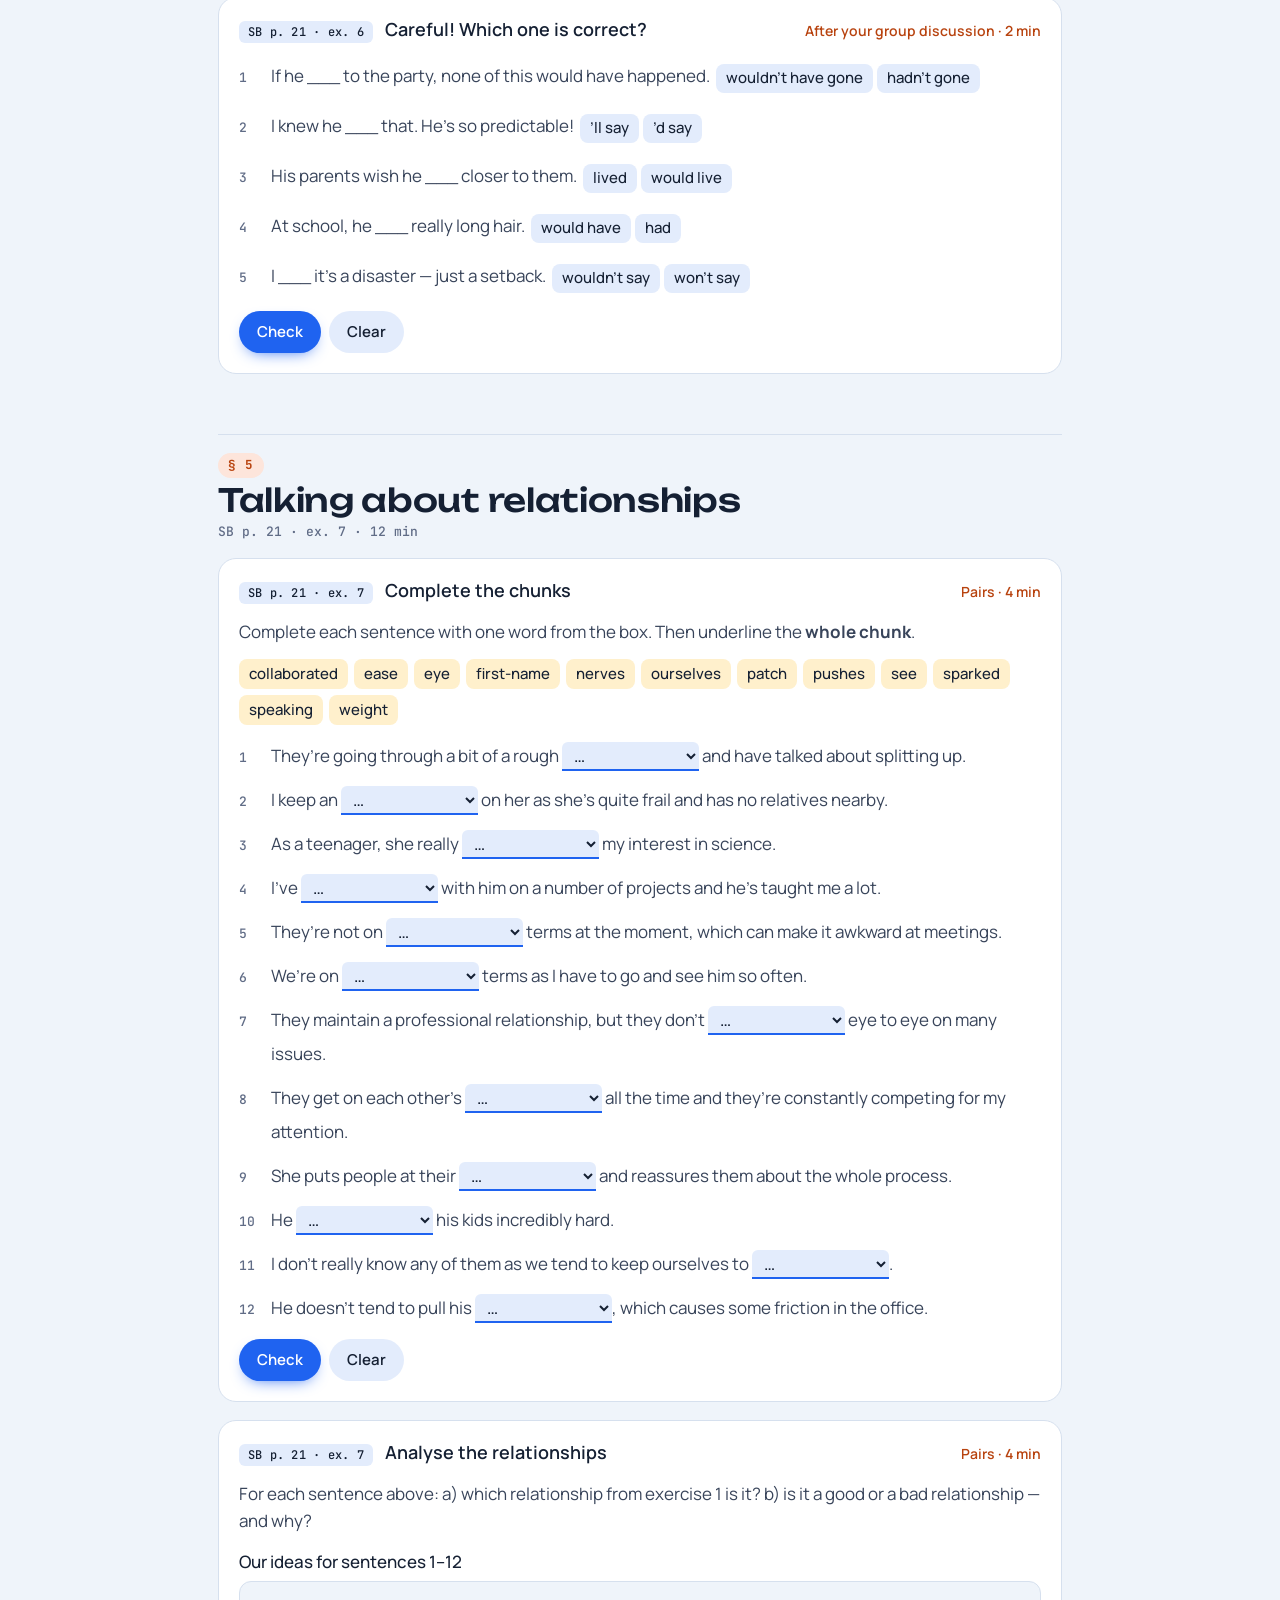
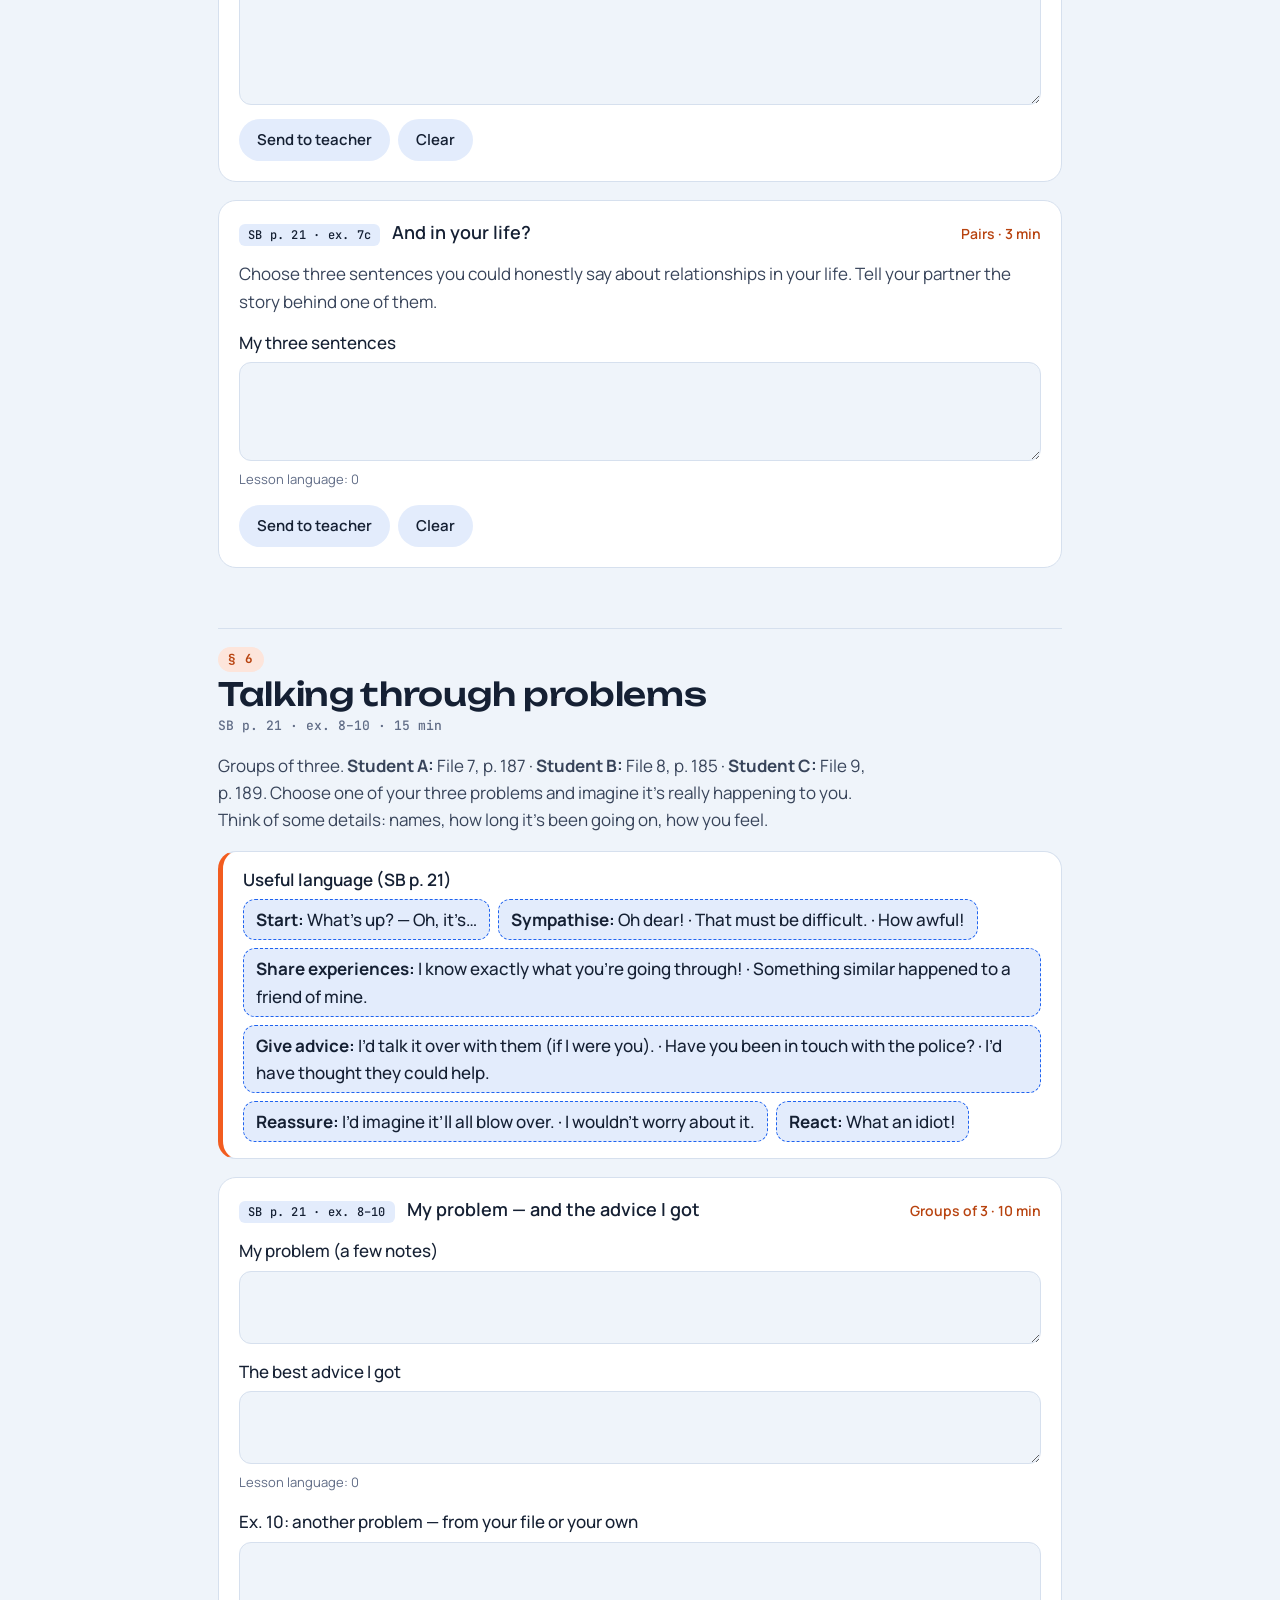
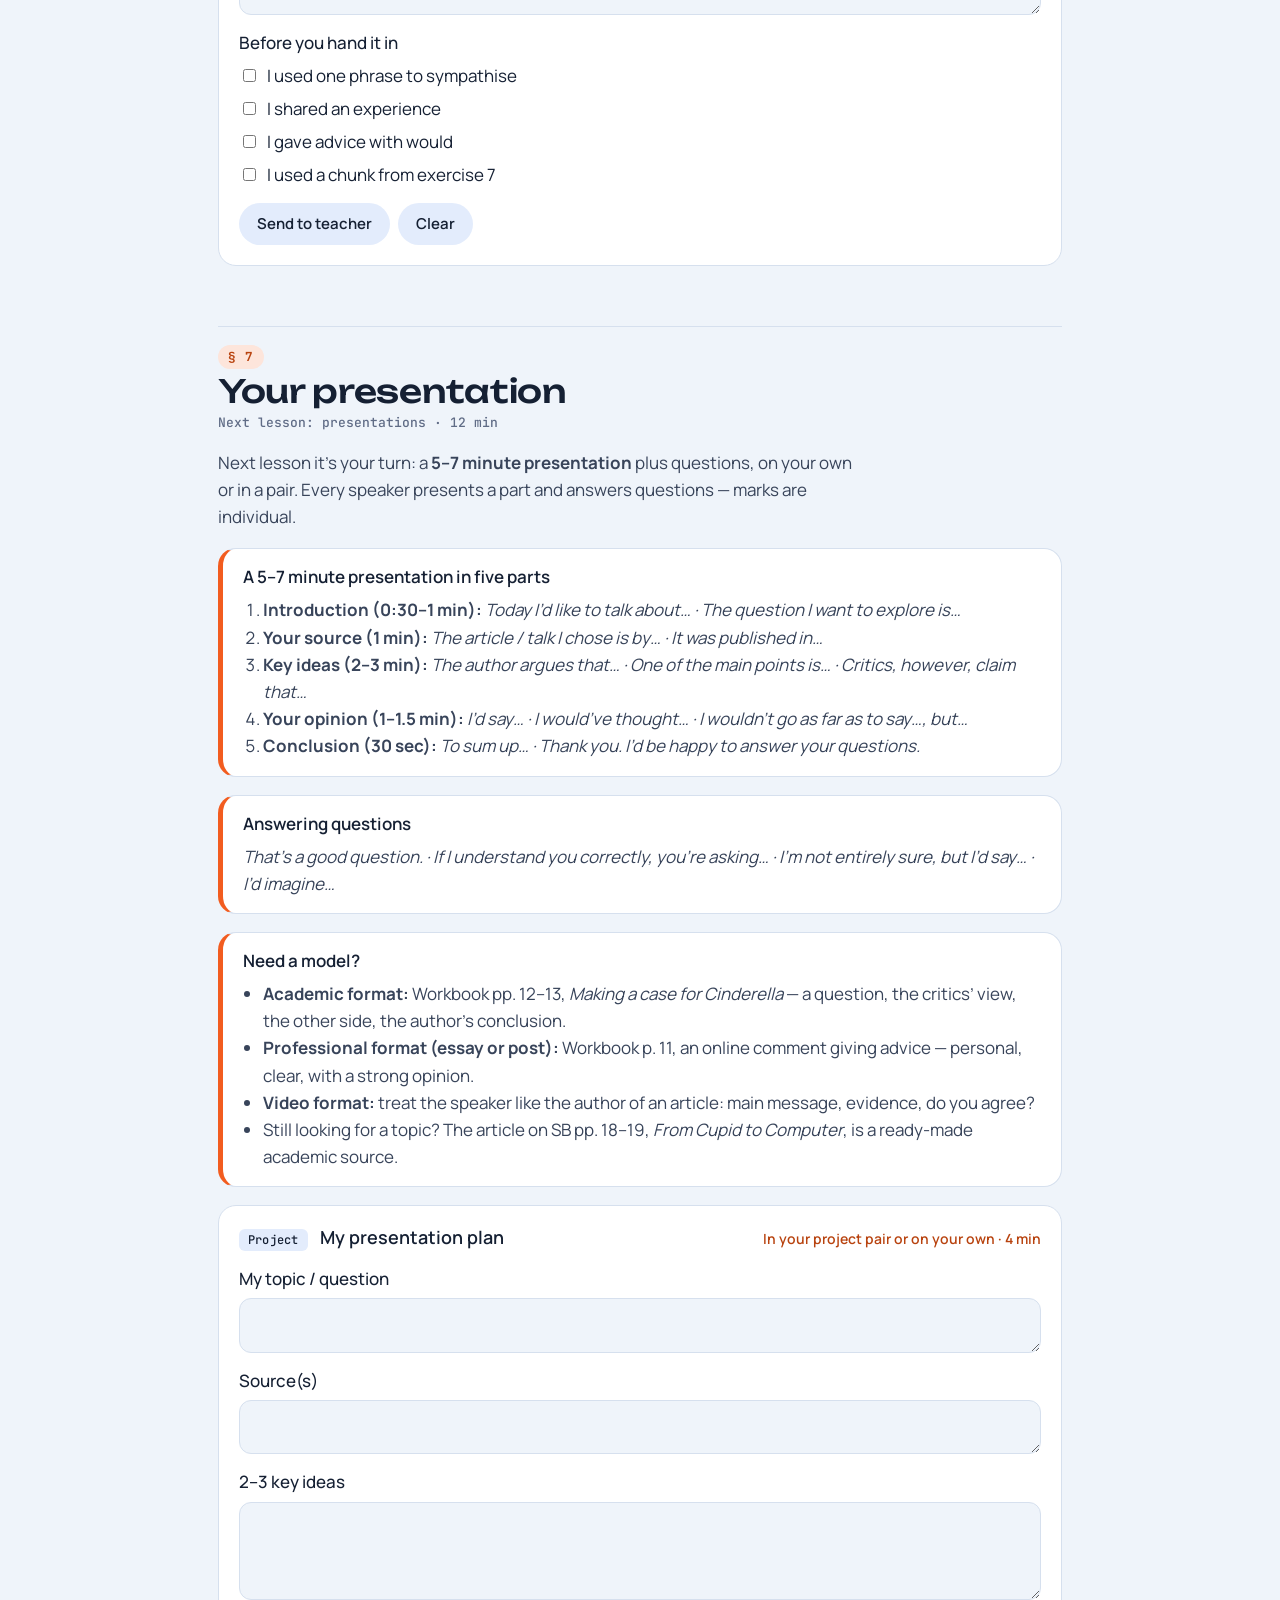
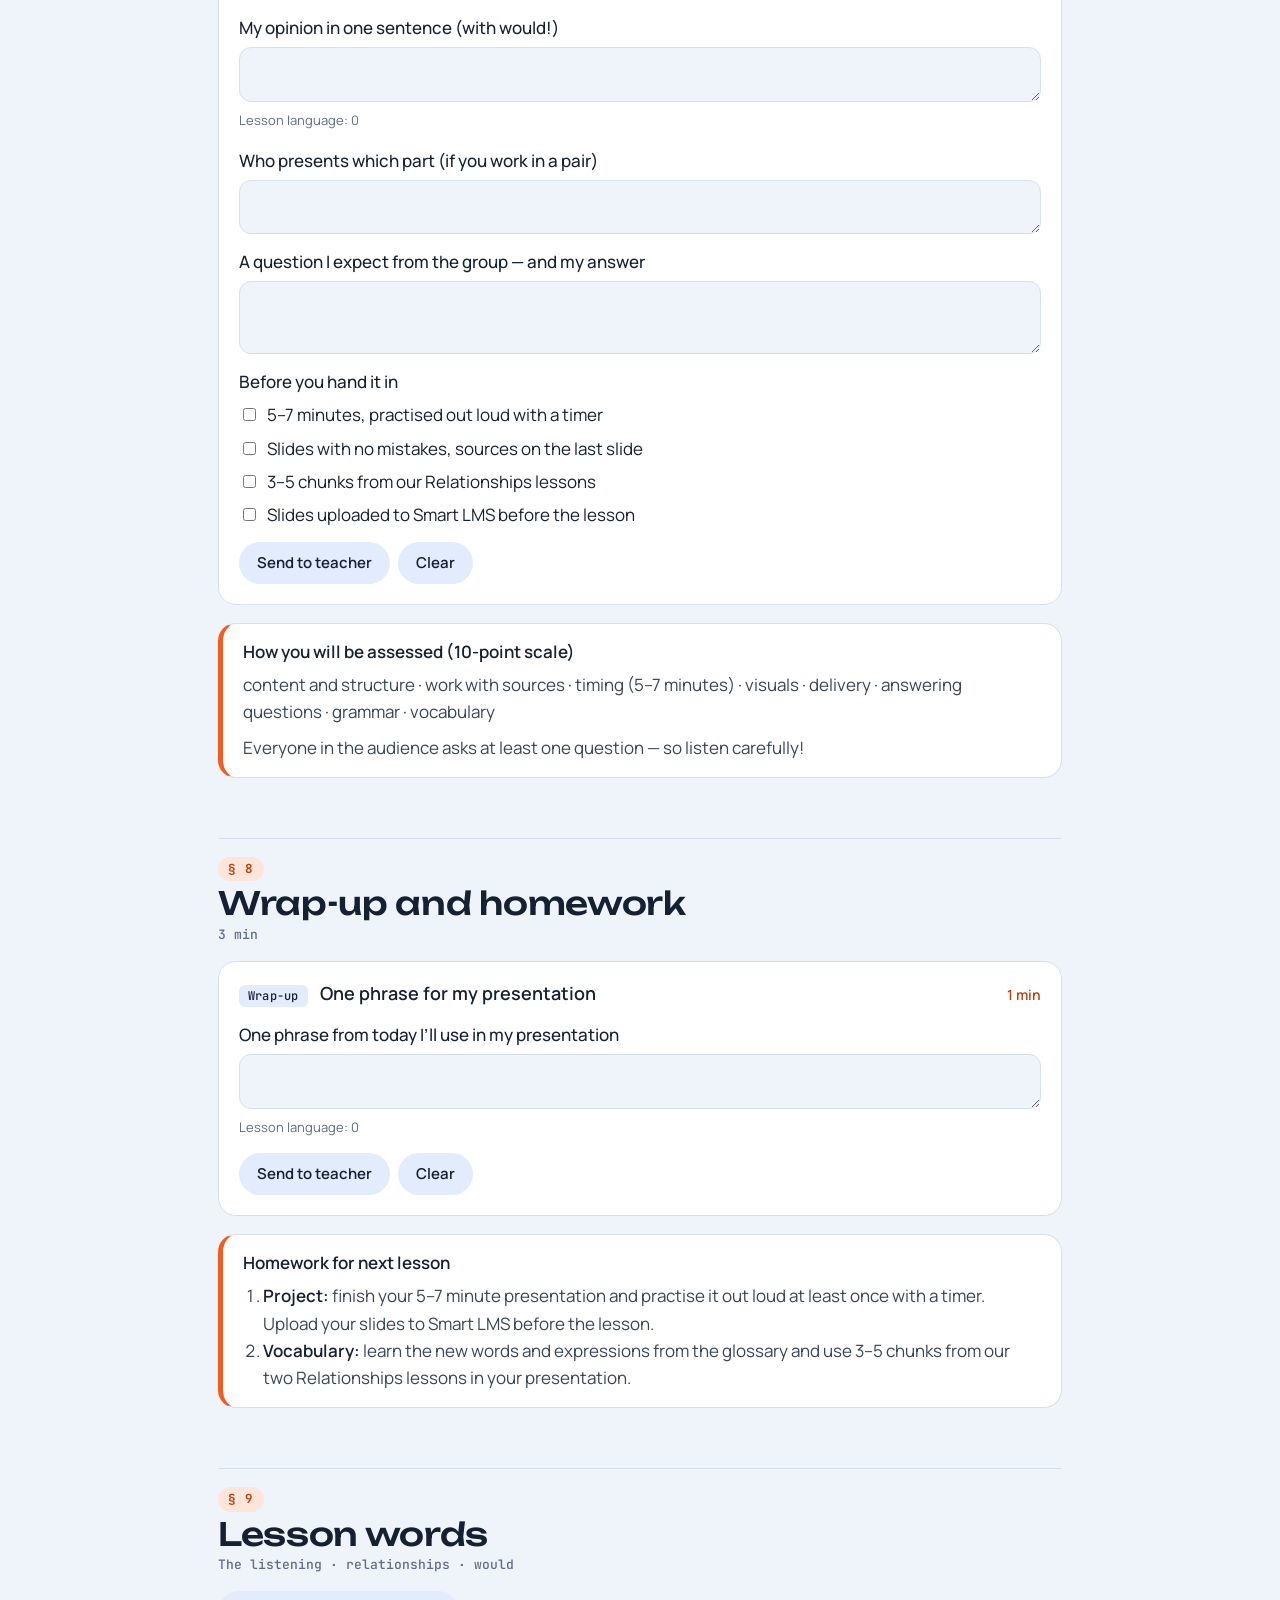
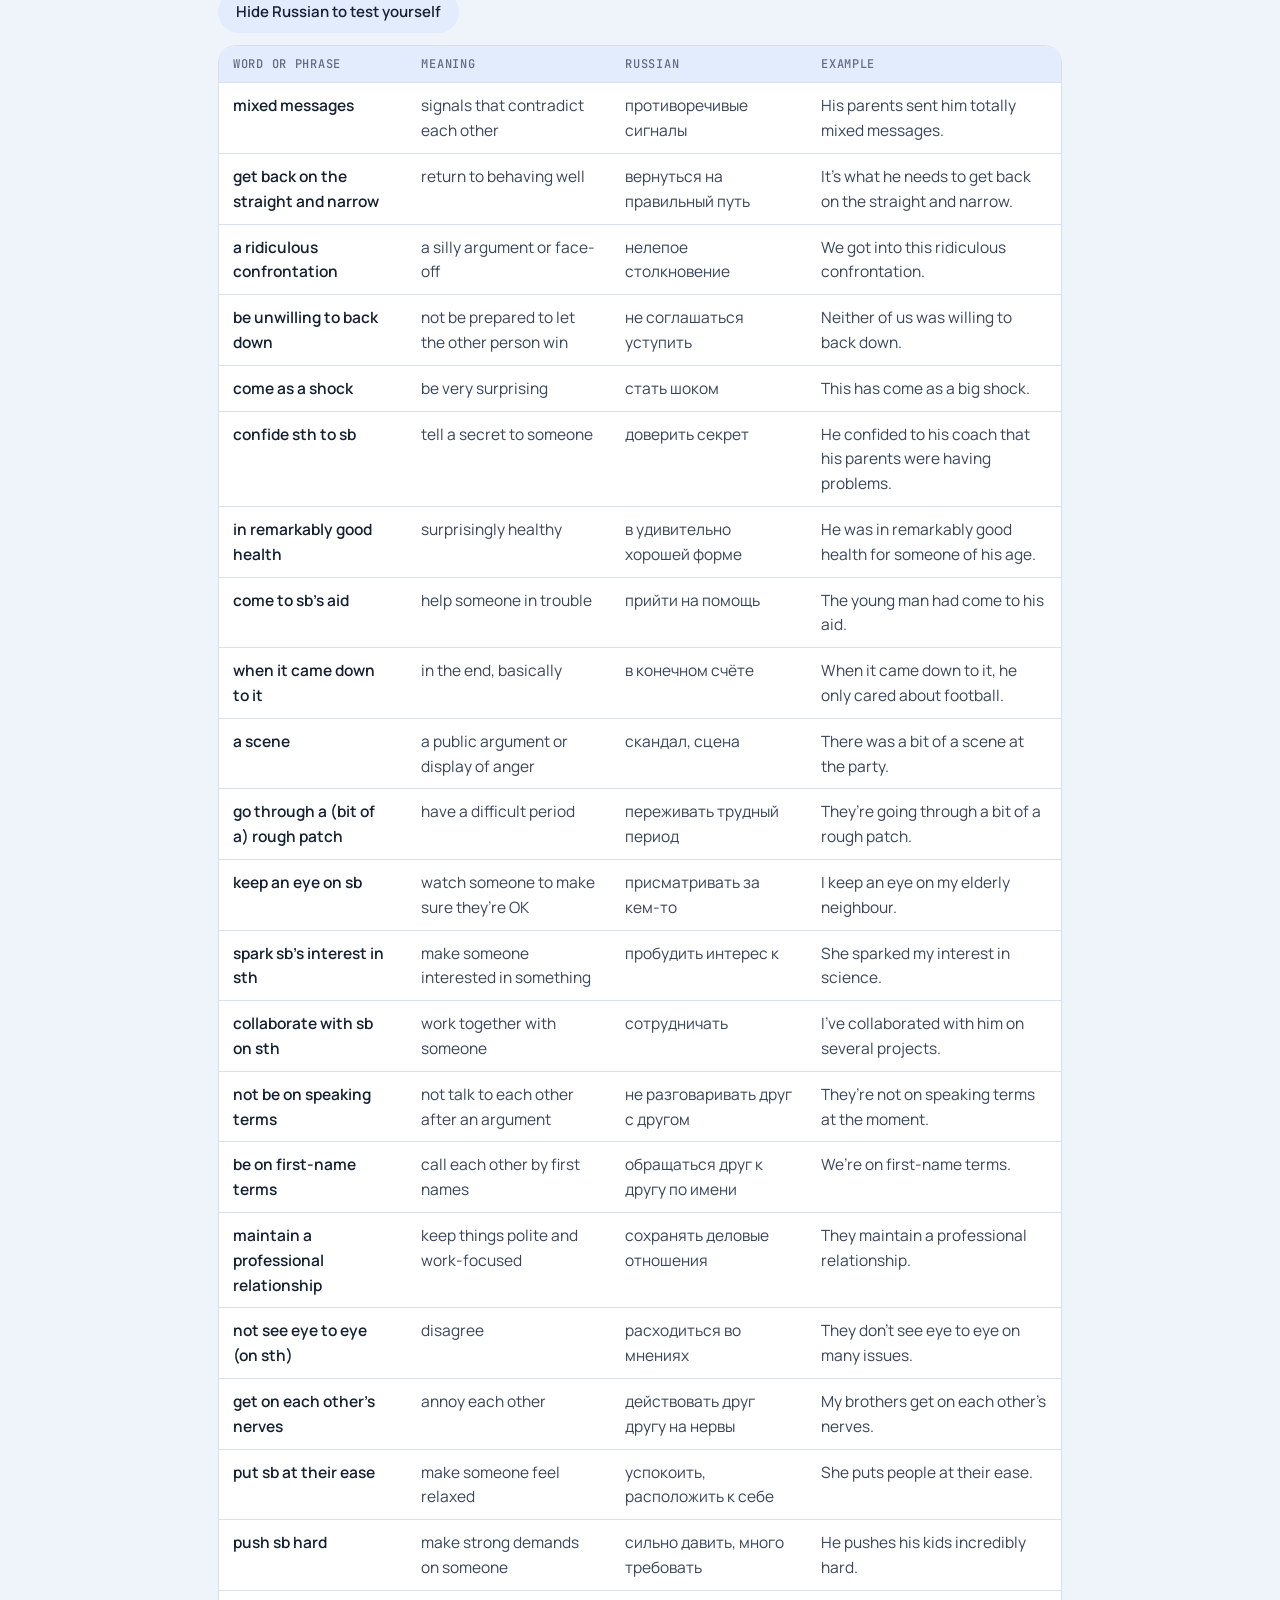
<file: lessons/06-would/index.html>
<!doctype html>
<html lang="en">
<head>
<meta charset="utf-8">
<meta name="viewport" content="width=device-width,initial-scale=1,viewport-fit=cover">
<meta name="robots" content="noindex,nofollow">
<title>Lesson 6 · Relationships and would · Advanced English</title>
<link rel="preconnect" href="https://fonts.googleapis.com">
<link rel="preconnect" href="https://fonts.gstatic.com" crossorigin>
<link rel="stylesheet" href="https://fonts.googleapis.com/css2?family=Unbounded:wght@500;600&family=Manrope:wght@400;500;600;700&family=JetBrains+Mono:wght@500&display=swap">
<link rel="stylesheet" href="../../assets/style.css?v=202611252217">
</head>
<body>
<div id="app"><noscript>This lesson needs JavaScript switched on.</noscript></div>
<script src="../../assets/config.js?v=202611252217"></script>
<script src="../../assets/course.js?v=202611252217"></script>
<script src="lesson.js?v=202611252217"></script>
<script src="../../assets/engine.js?v=202611252217"></script>
</body>
</html>
</file>
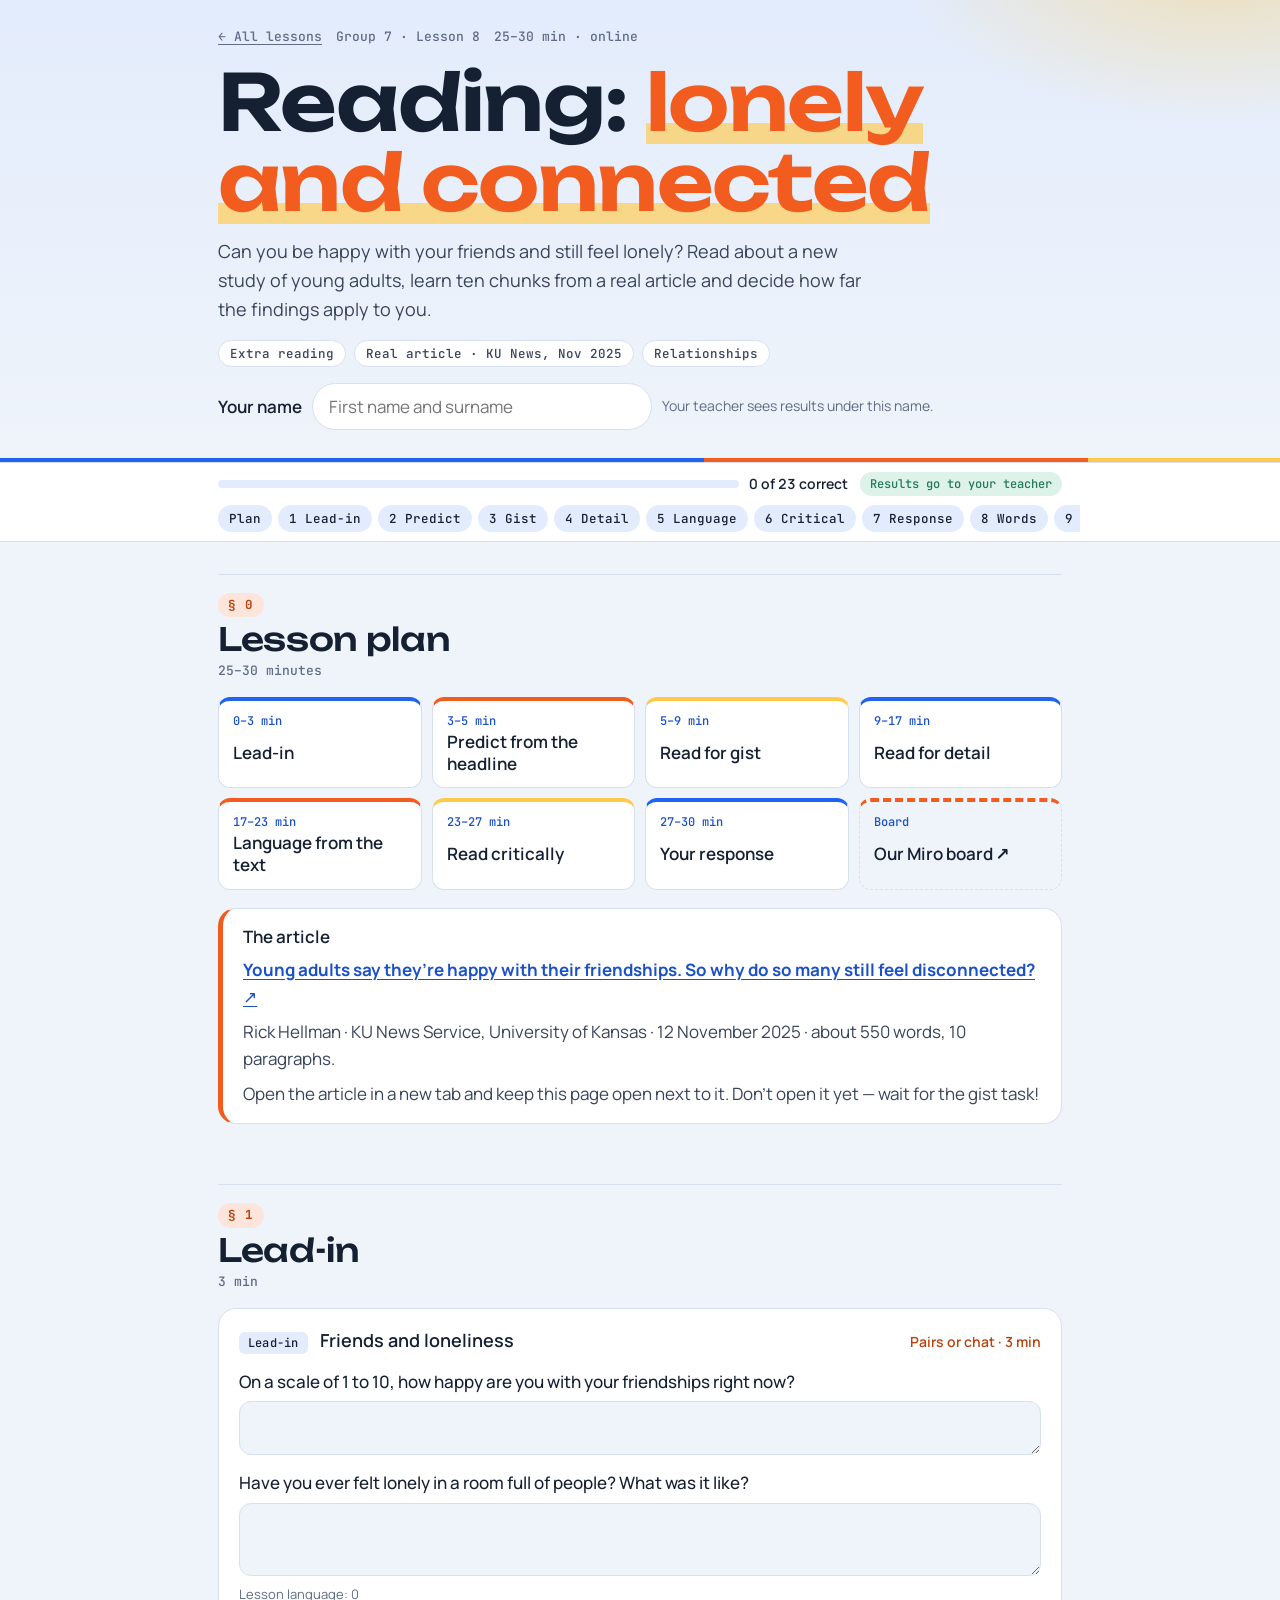
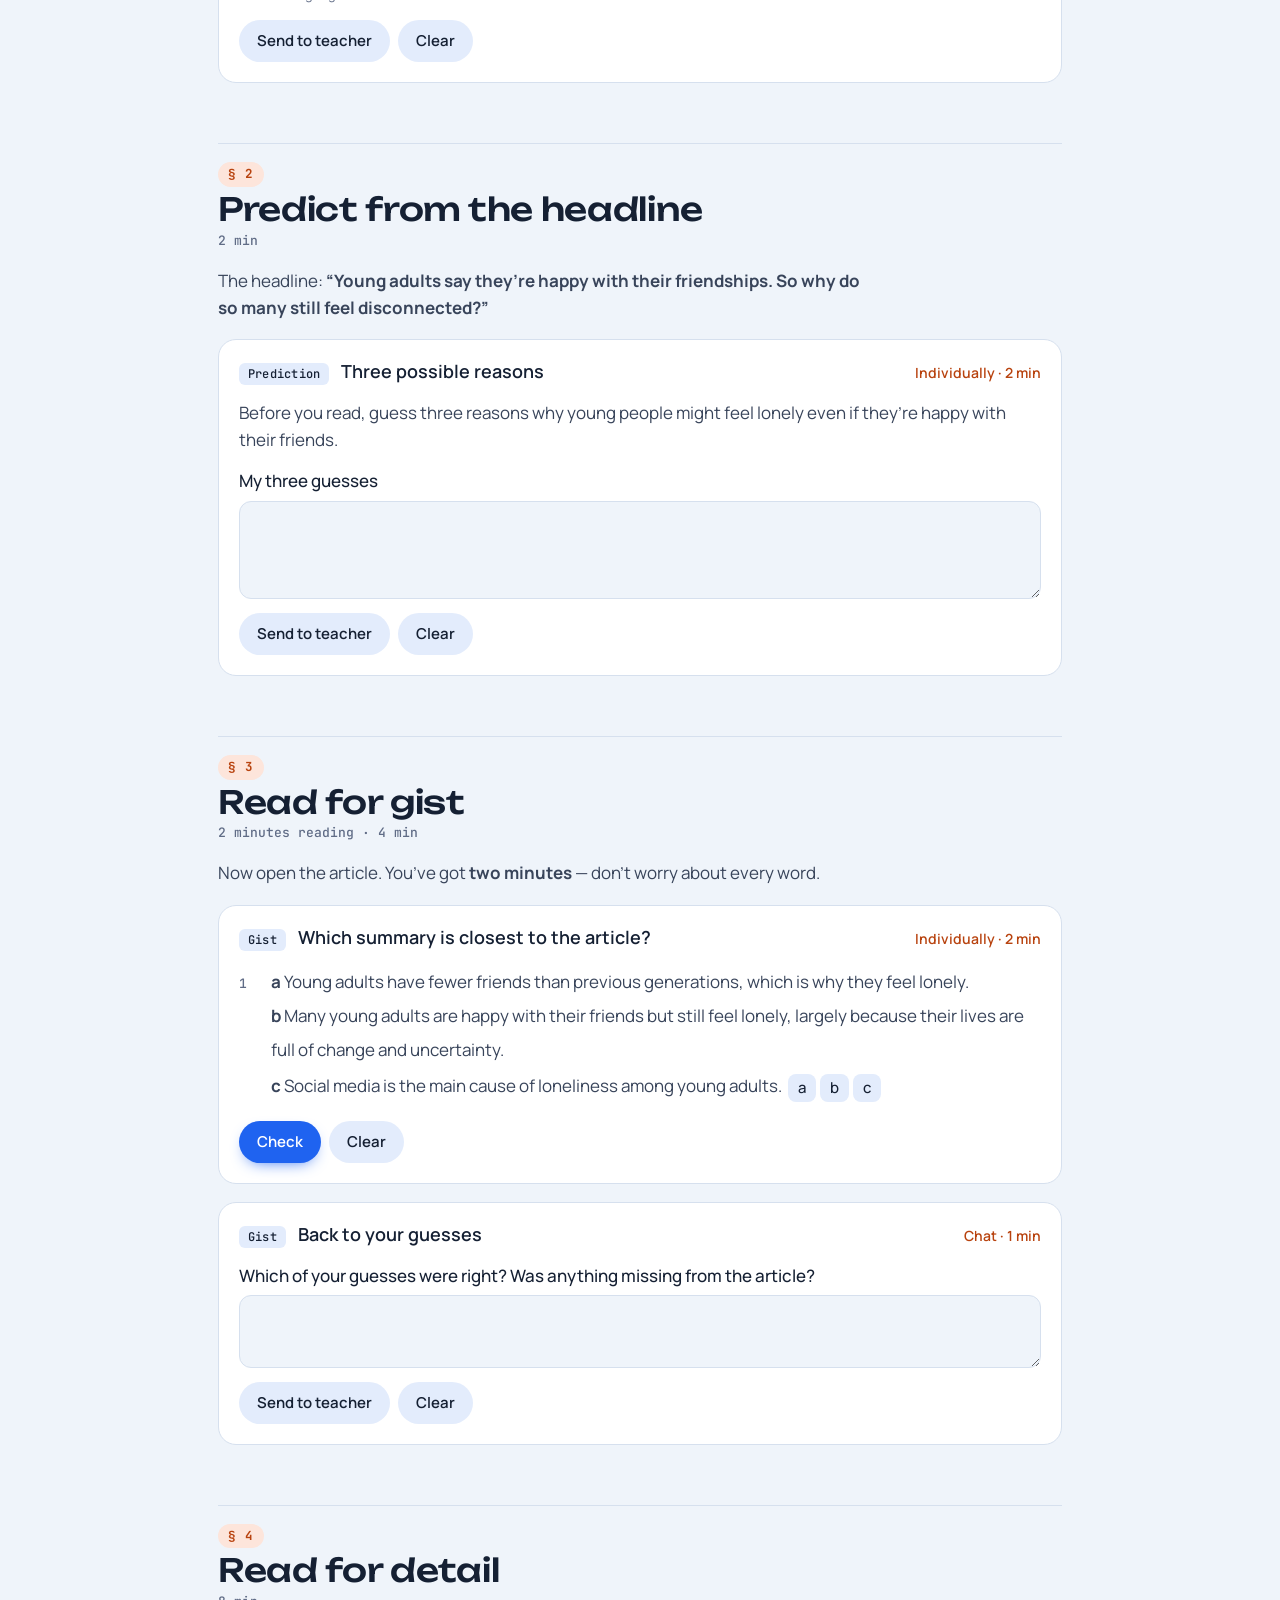
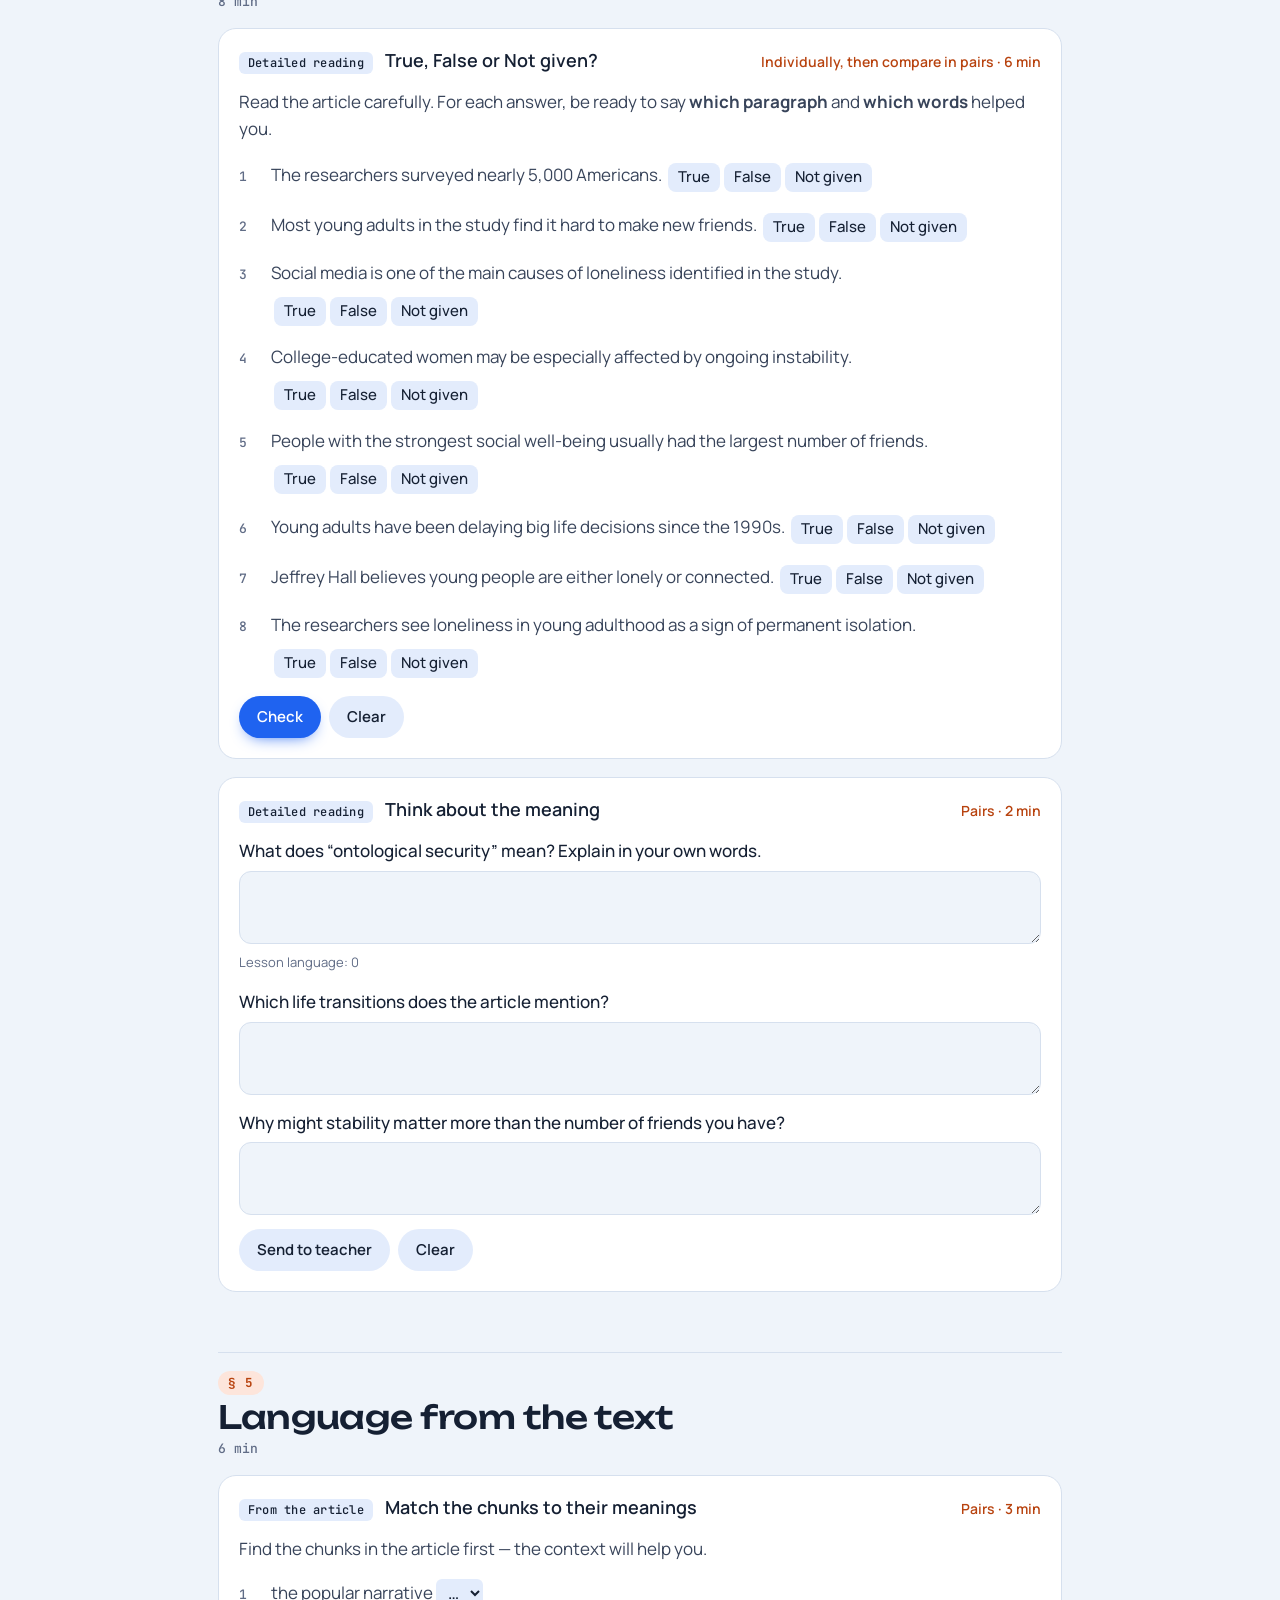
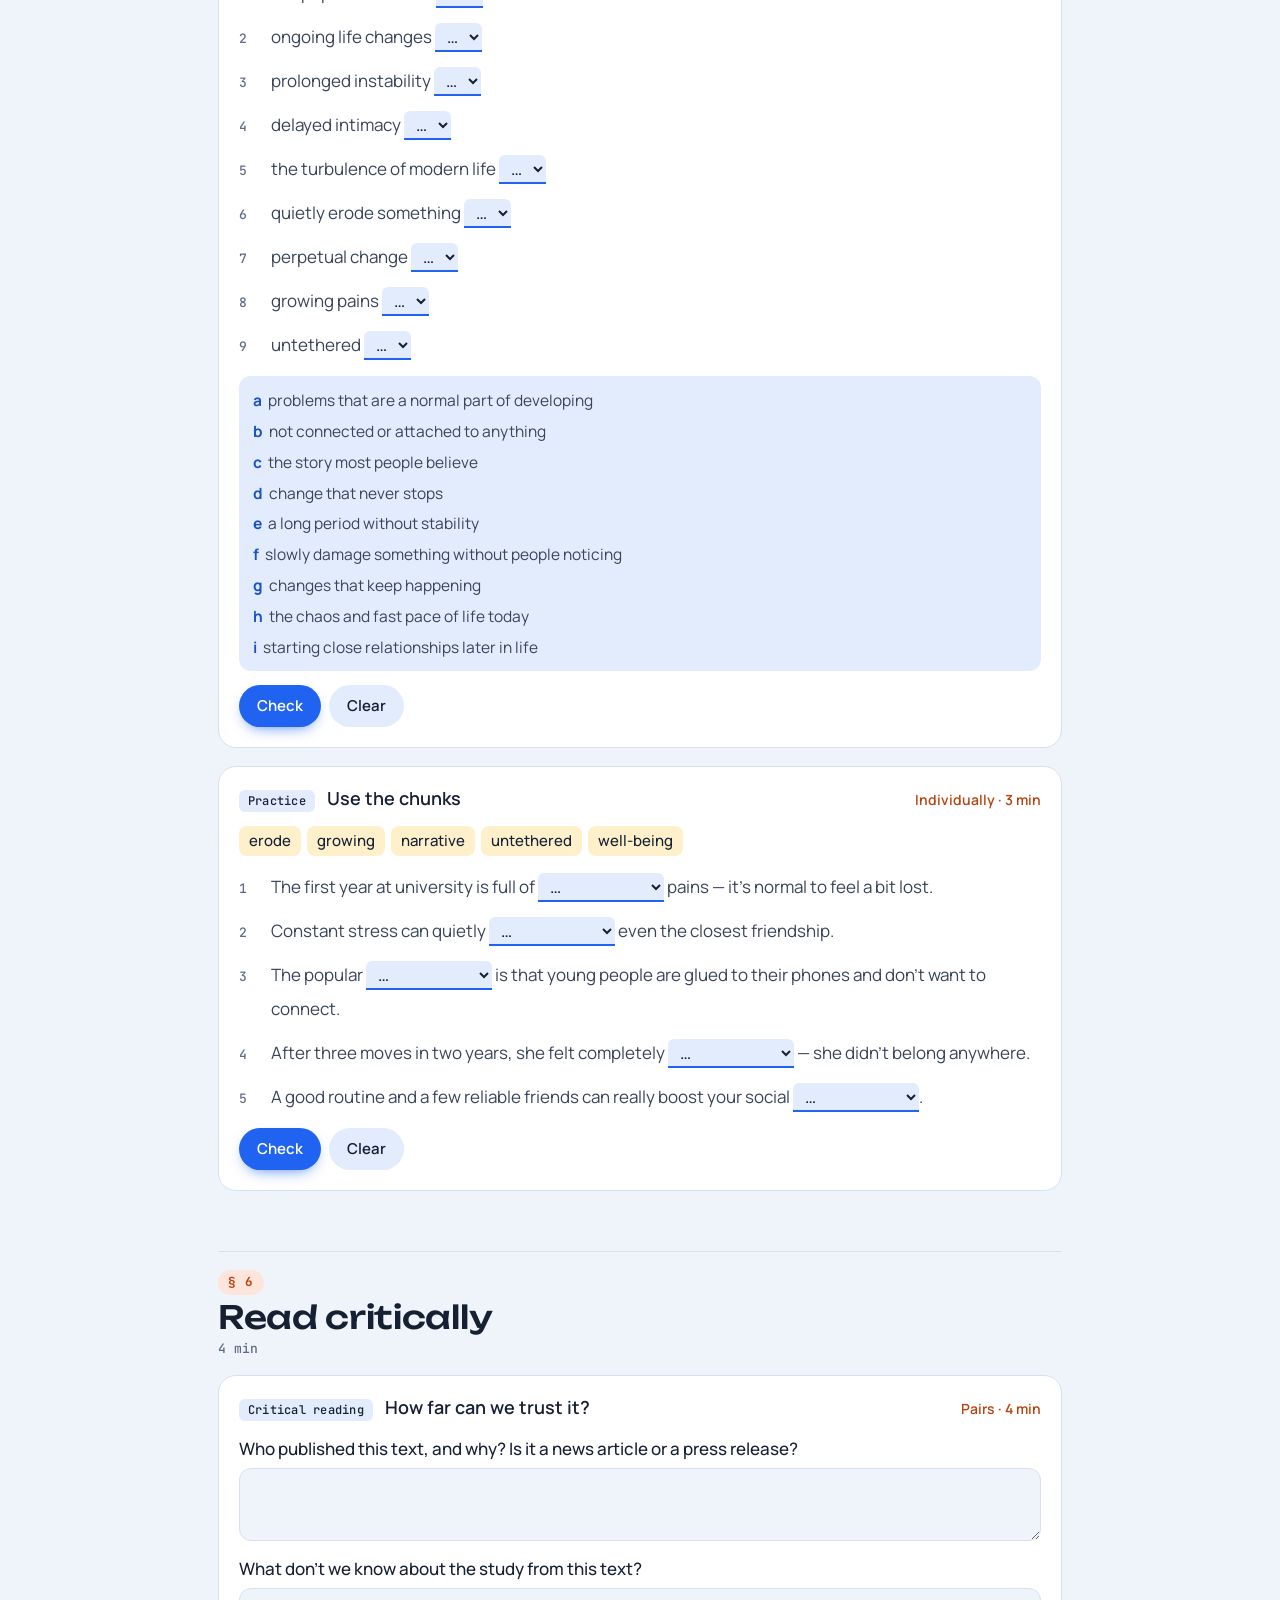
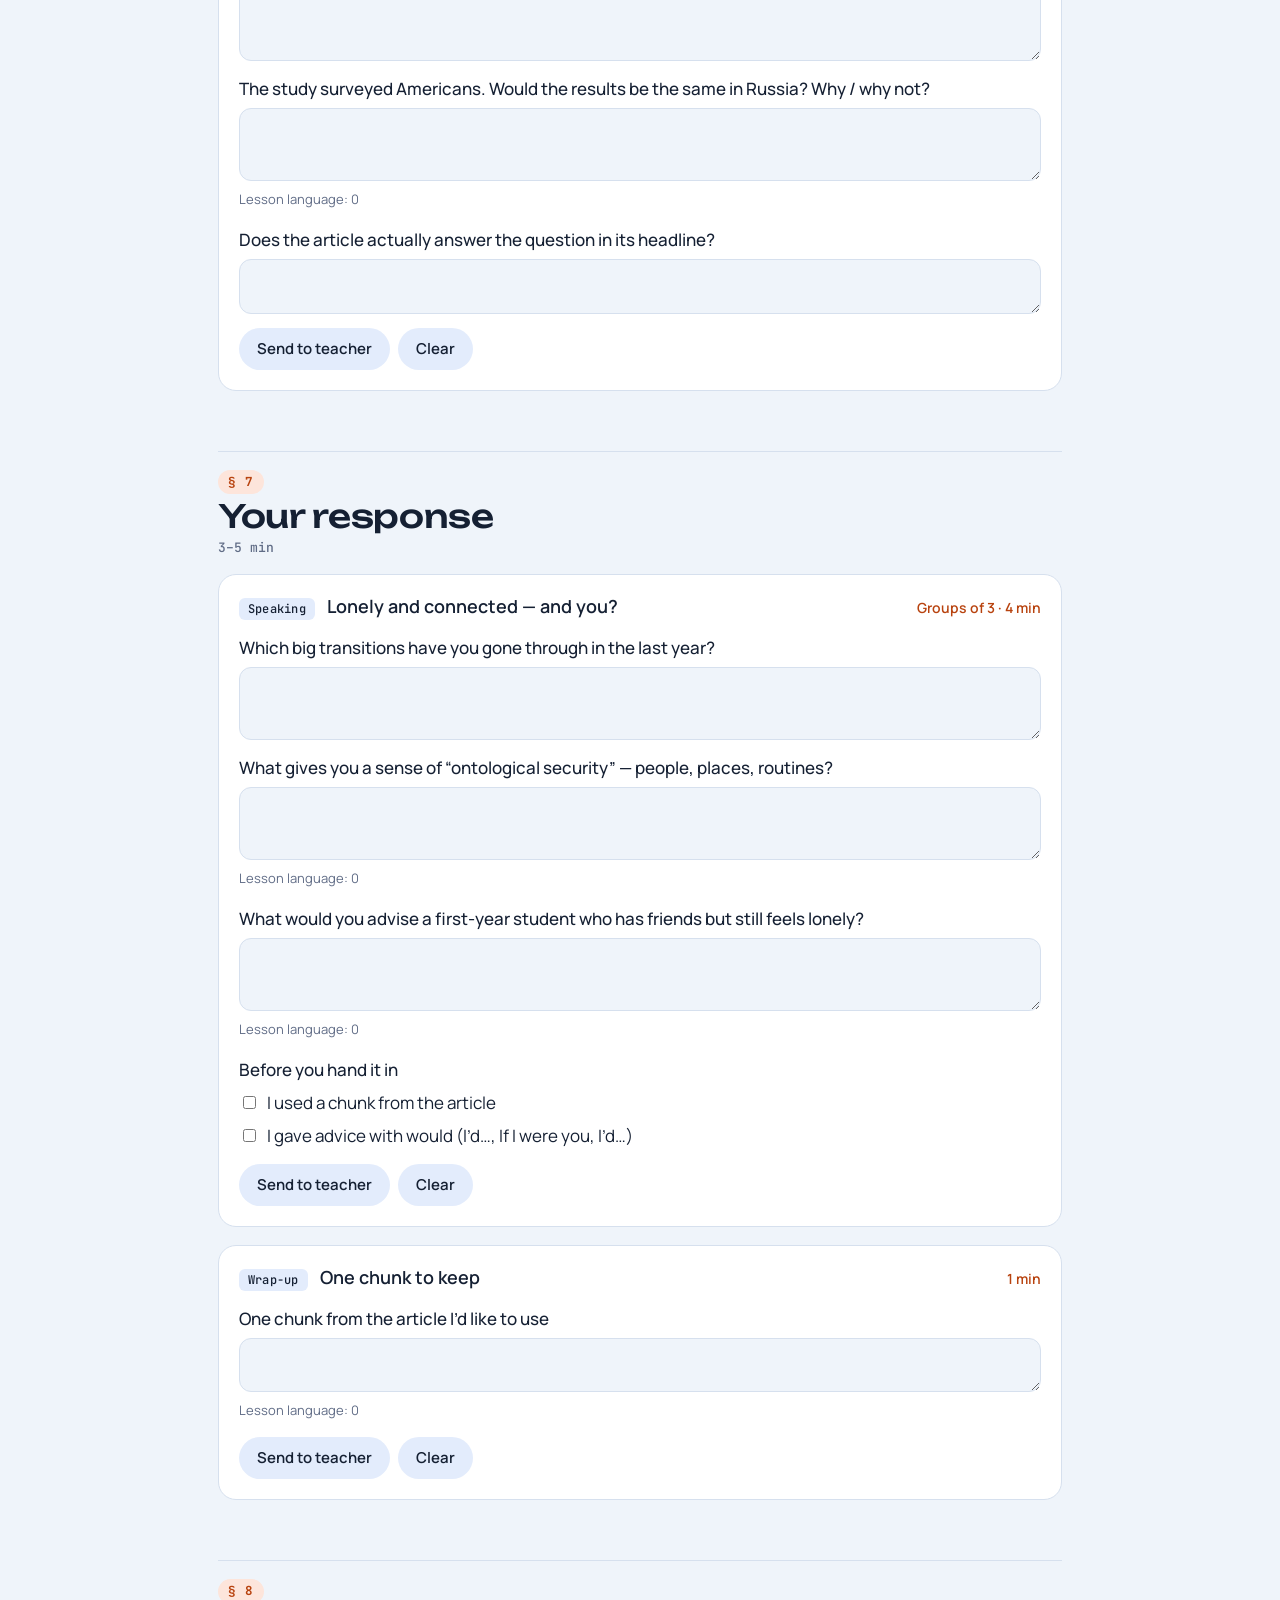
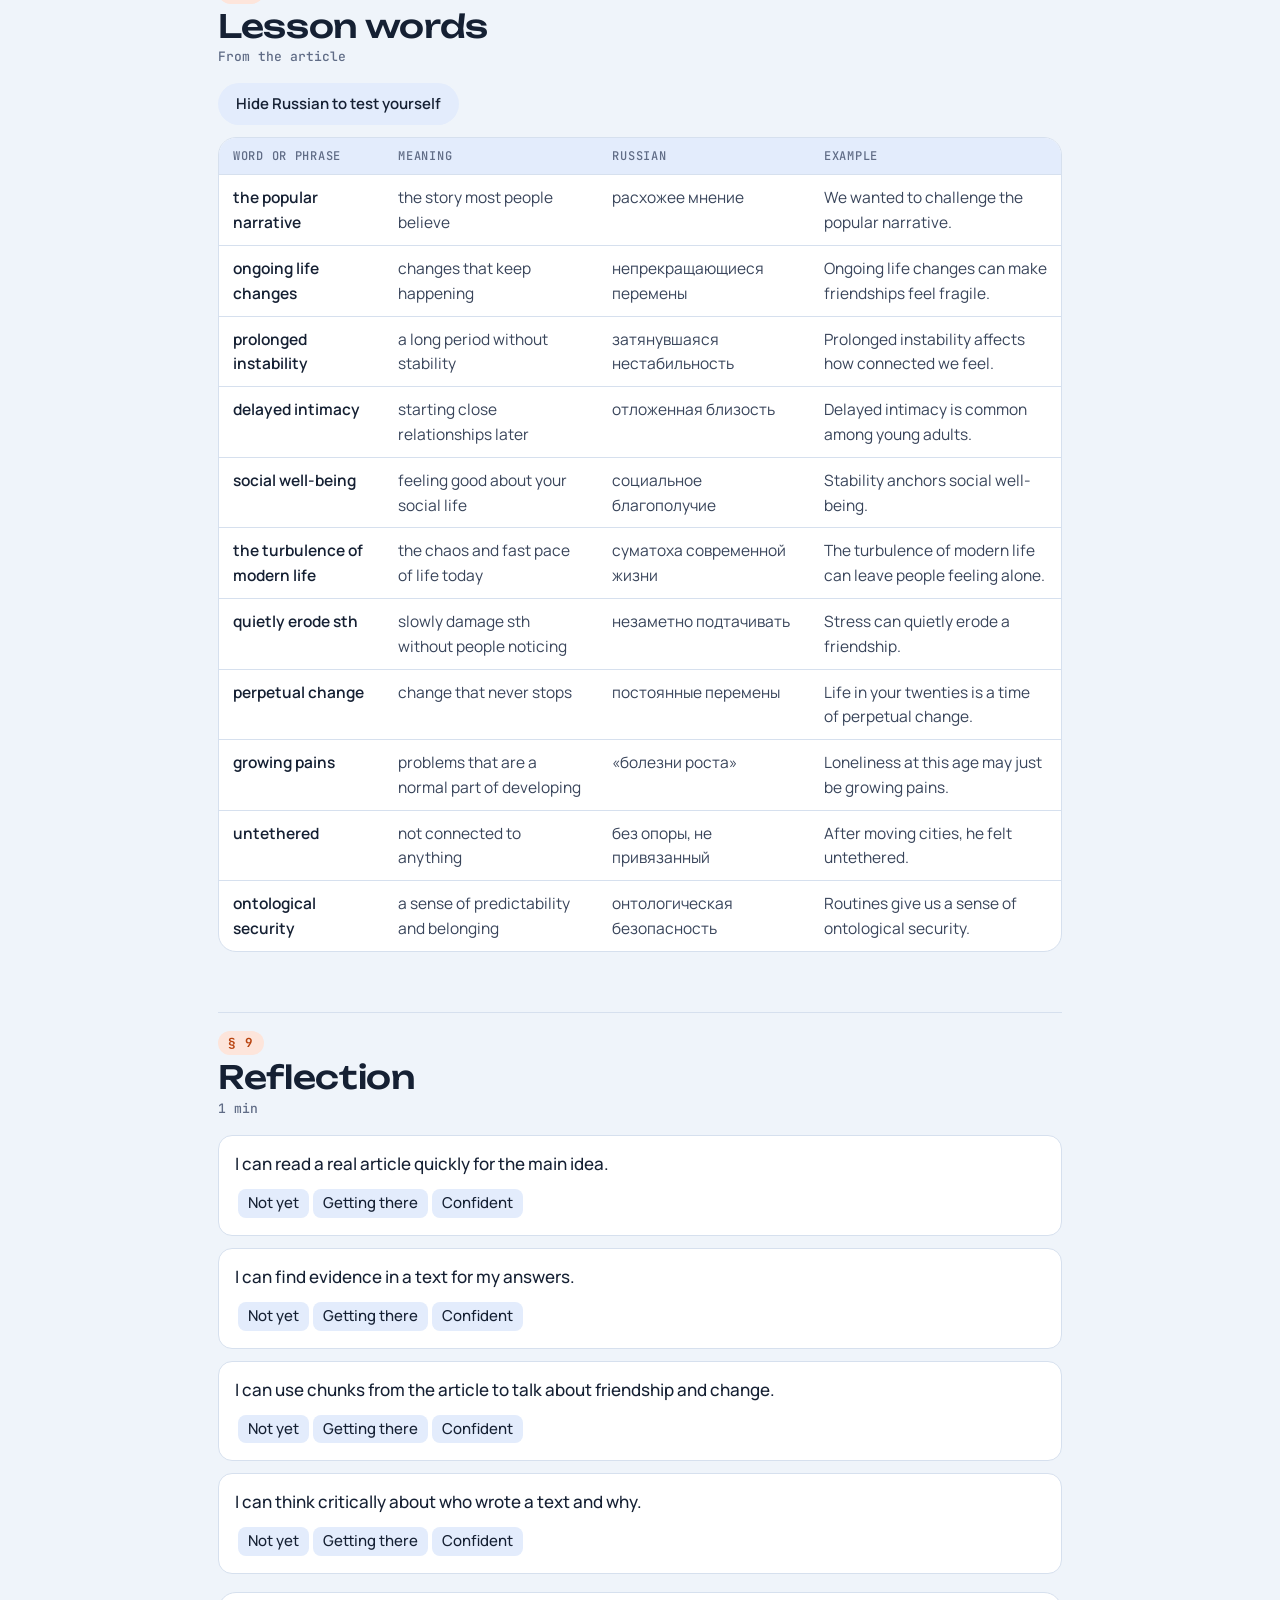
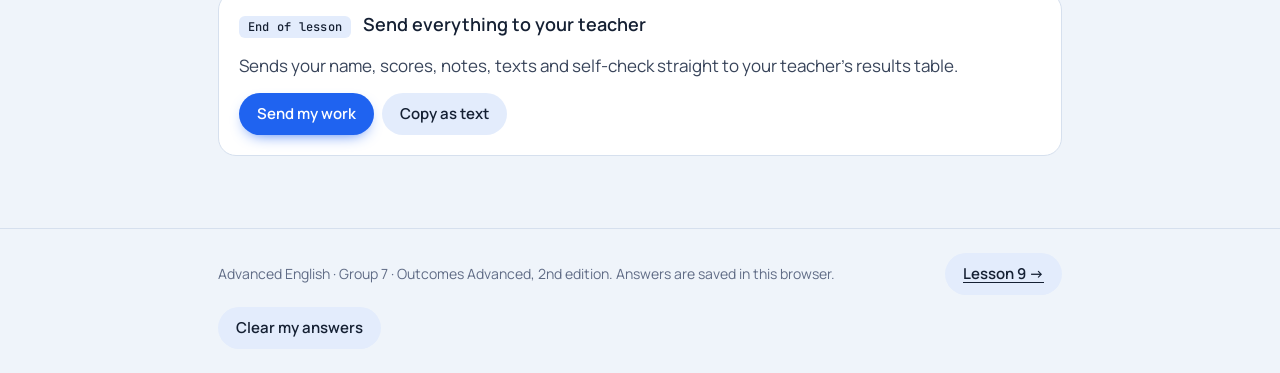
<file: lessons/08-reading-lonely-connected/index.html>
<!doctype html>
<html lang="en">
<head>
<meta charset="utf-8">
<meta name="viewport" content="width=device-width,initial-scale=1,viewport-fit=cover">
<meta name="robots" content="noindex,nofollow">
<title>Lesson 8 · Reading: Lonely and connected · Advanced English</title>
<link rel="preconnect" href="https://fonts.googleapis.com">
<link rel="preconnect" href="https://fonts.gstatic.com" crossorigin>
<link rel="stylesheet" href="https://fonts.googleapis.com/css2?family=Unbounded:wght@500;600&family=Manrope:wght@400;500;600;700&family=JetBrains+Mono:wght@500&display=swap">
<link rel="stylesheet" href="../../assets/style.css?v=202611252217">
</head>
<body>
<div id="app"><noscript>This lesson needs JavaScript switched on.</noscript></div>
<script src="../../assets/config.js?v=202611252217"></script>
<script src="../../assets/course.js?v=202611252217"></script>
<script src="lesson.js?v=202611252217"></script>
<script src="../../assets/engine.js?v=202611252217"></script>
</body>
</html>
</file>
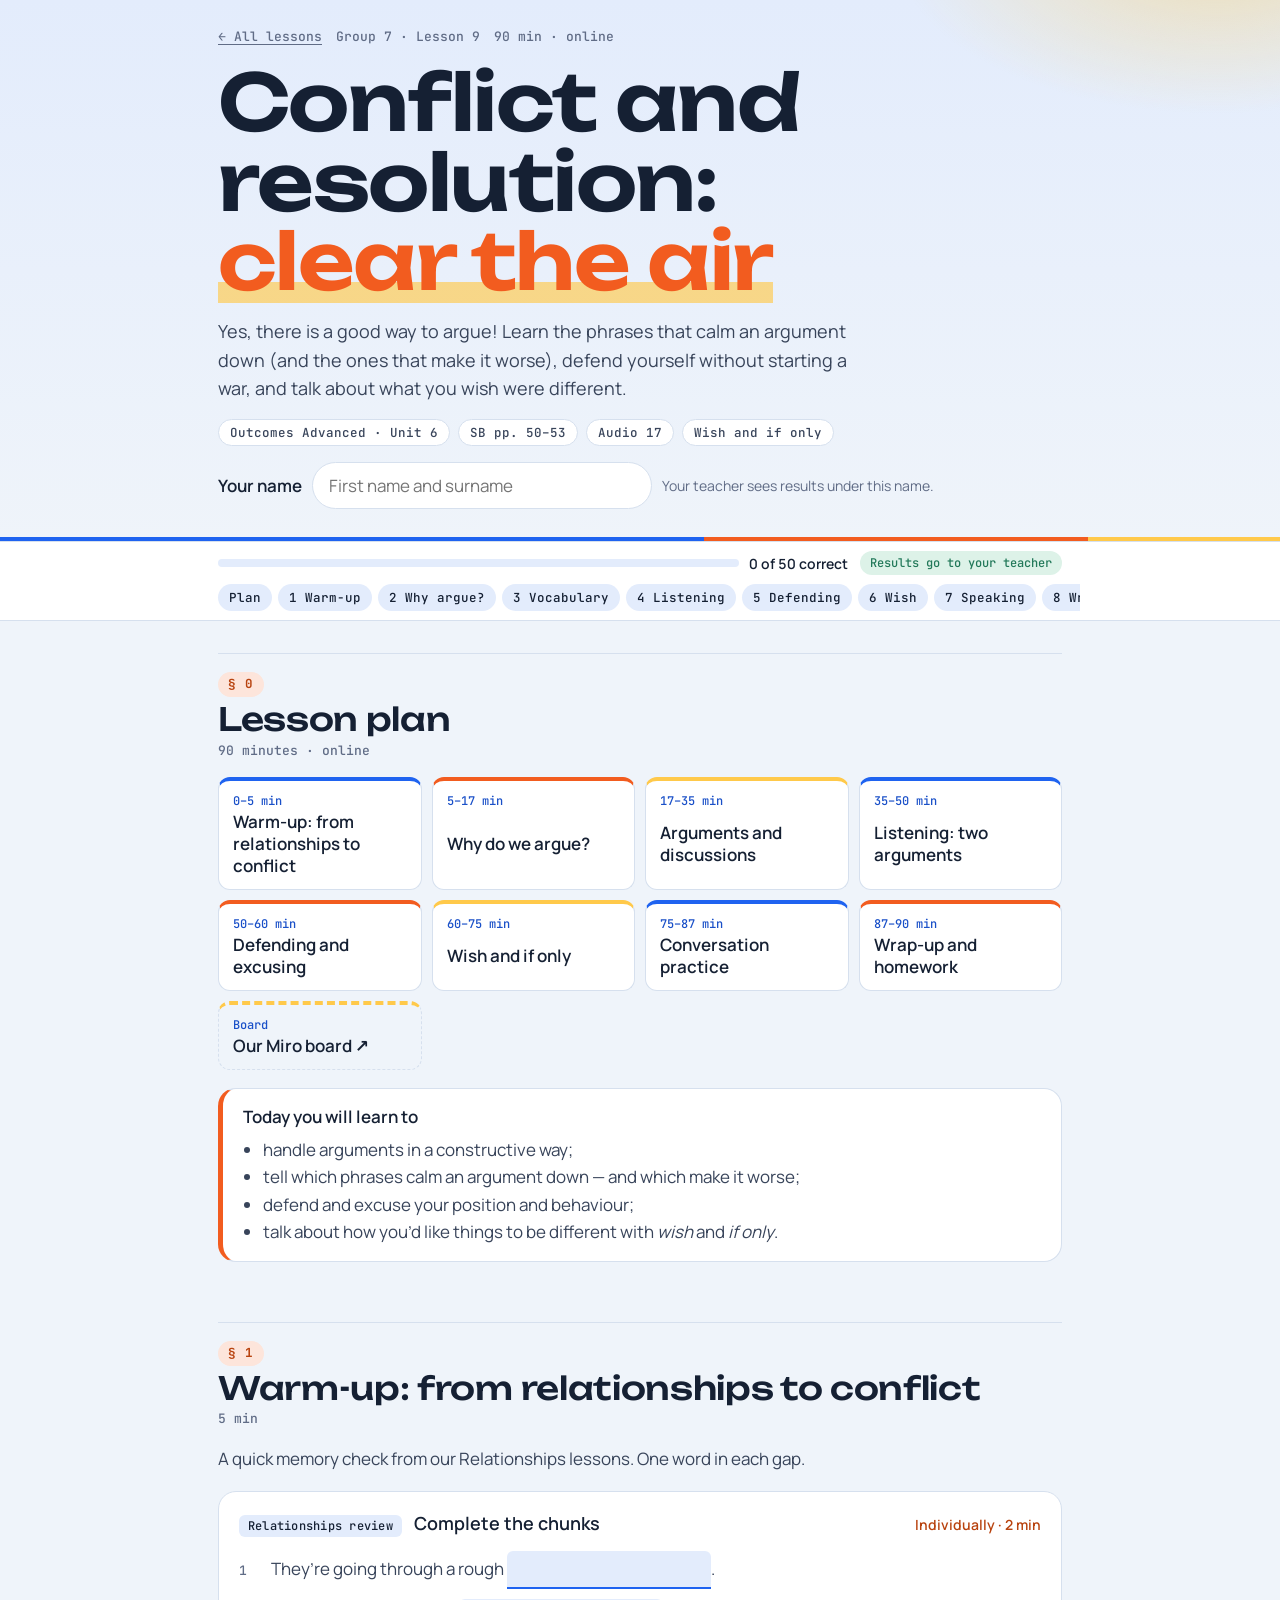
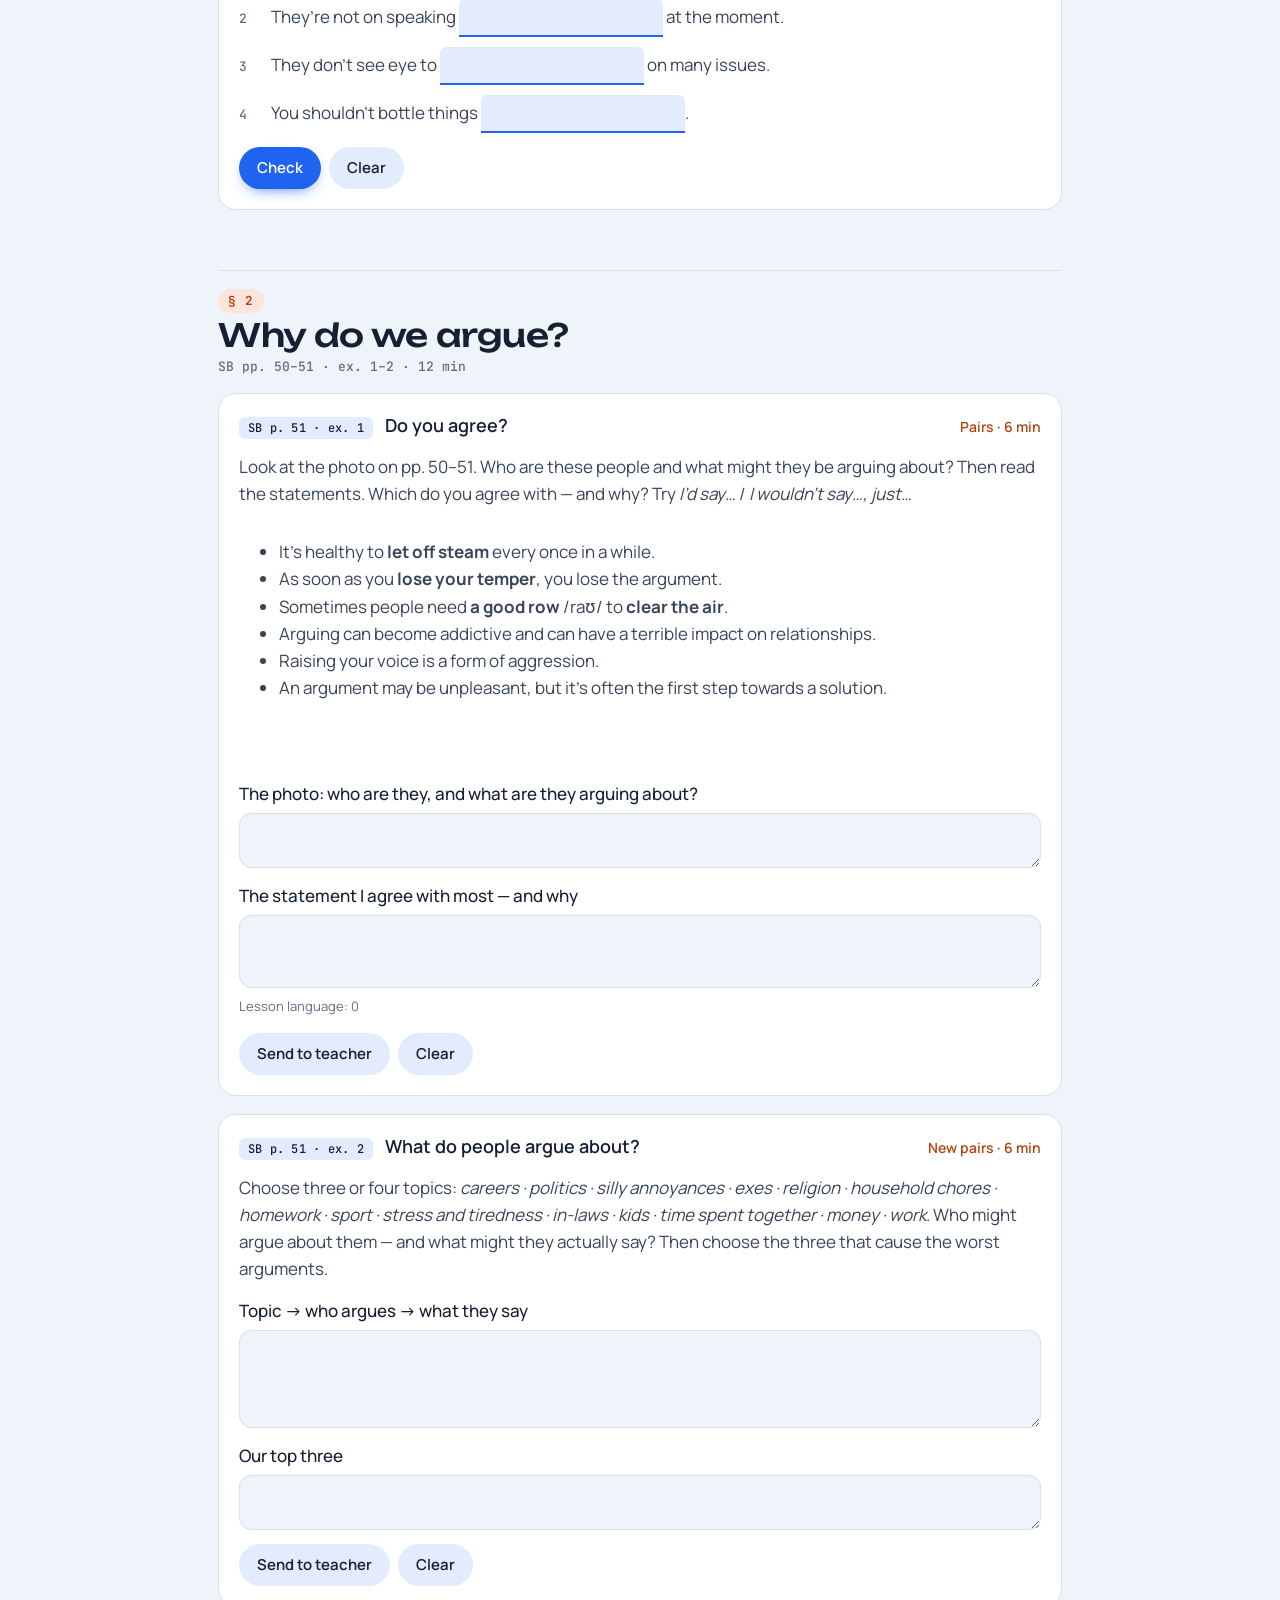
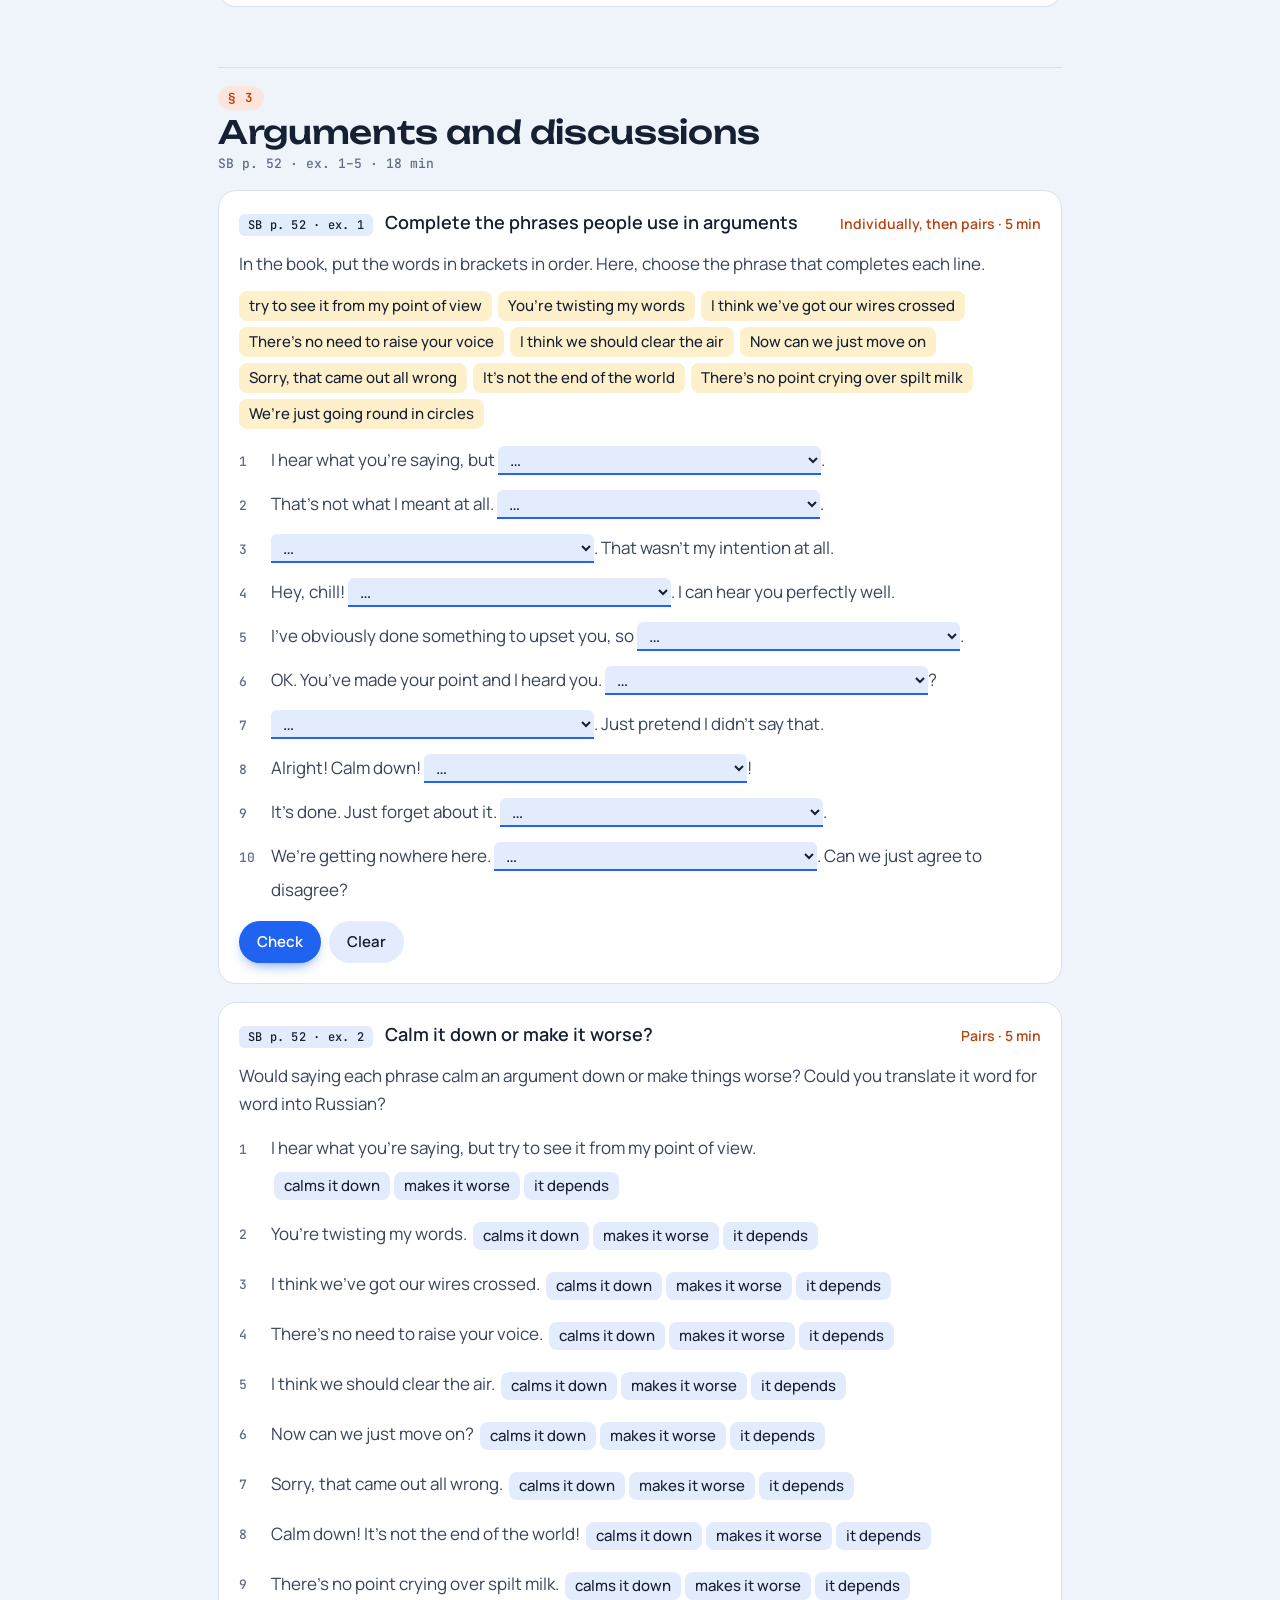
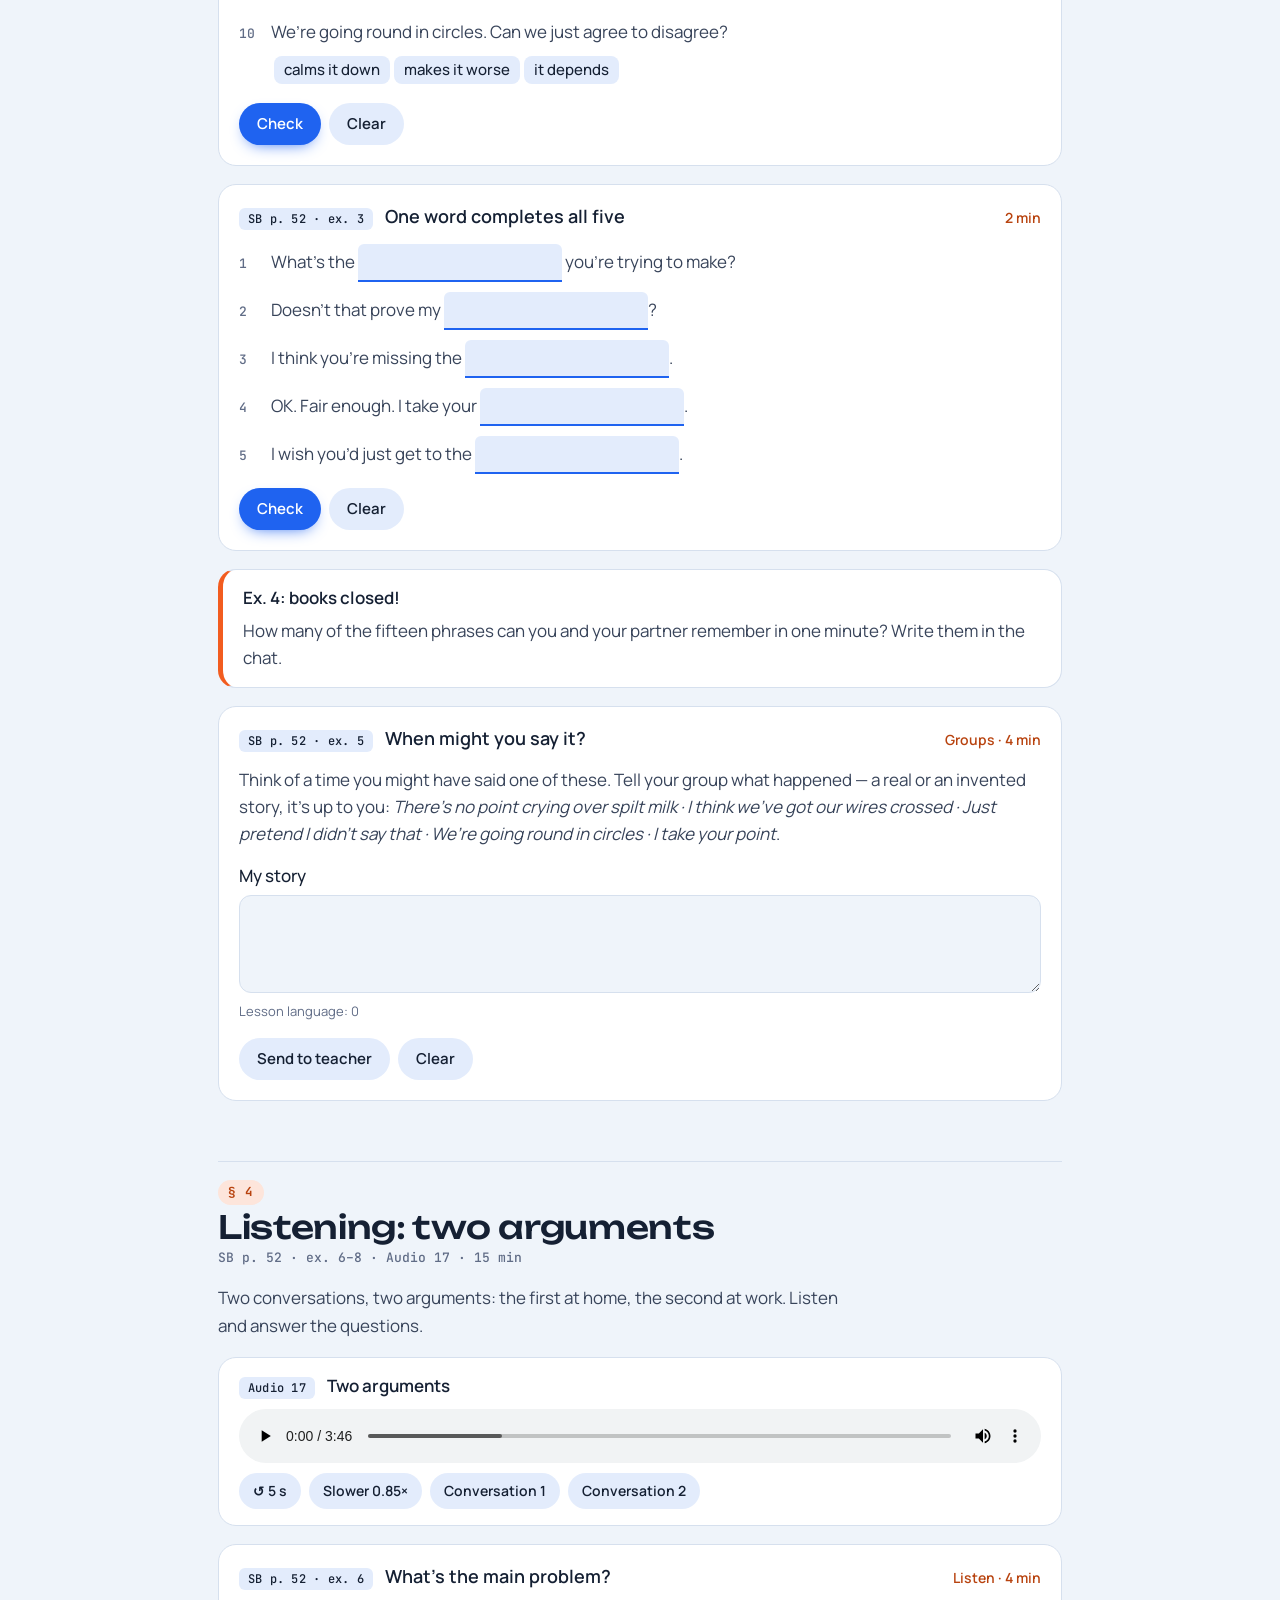
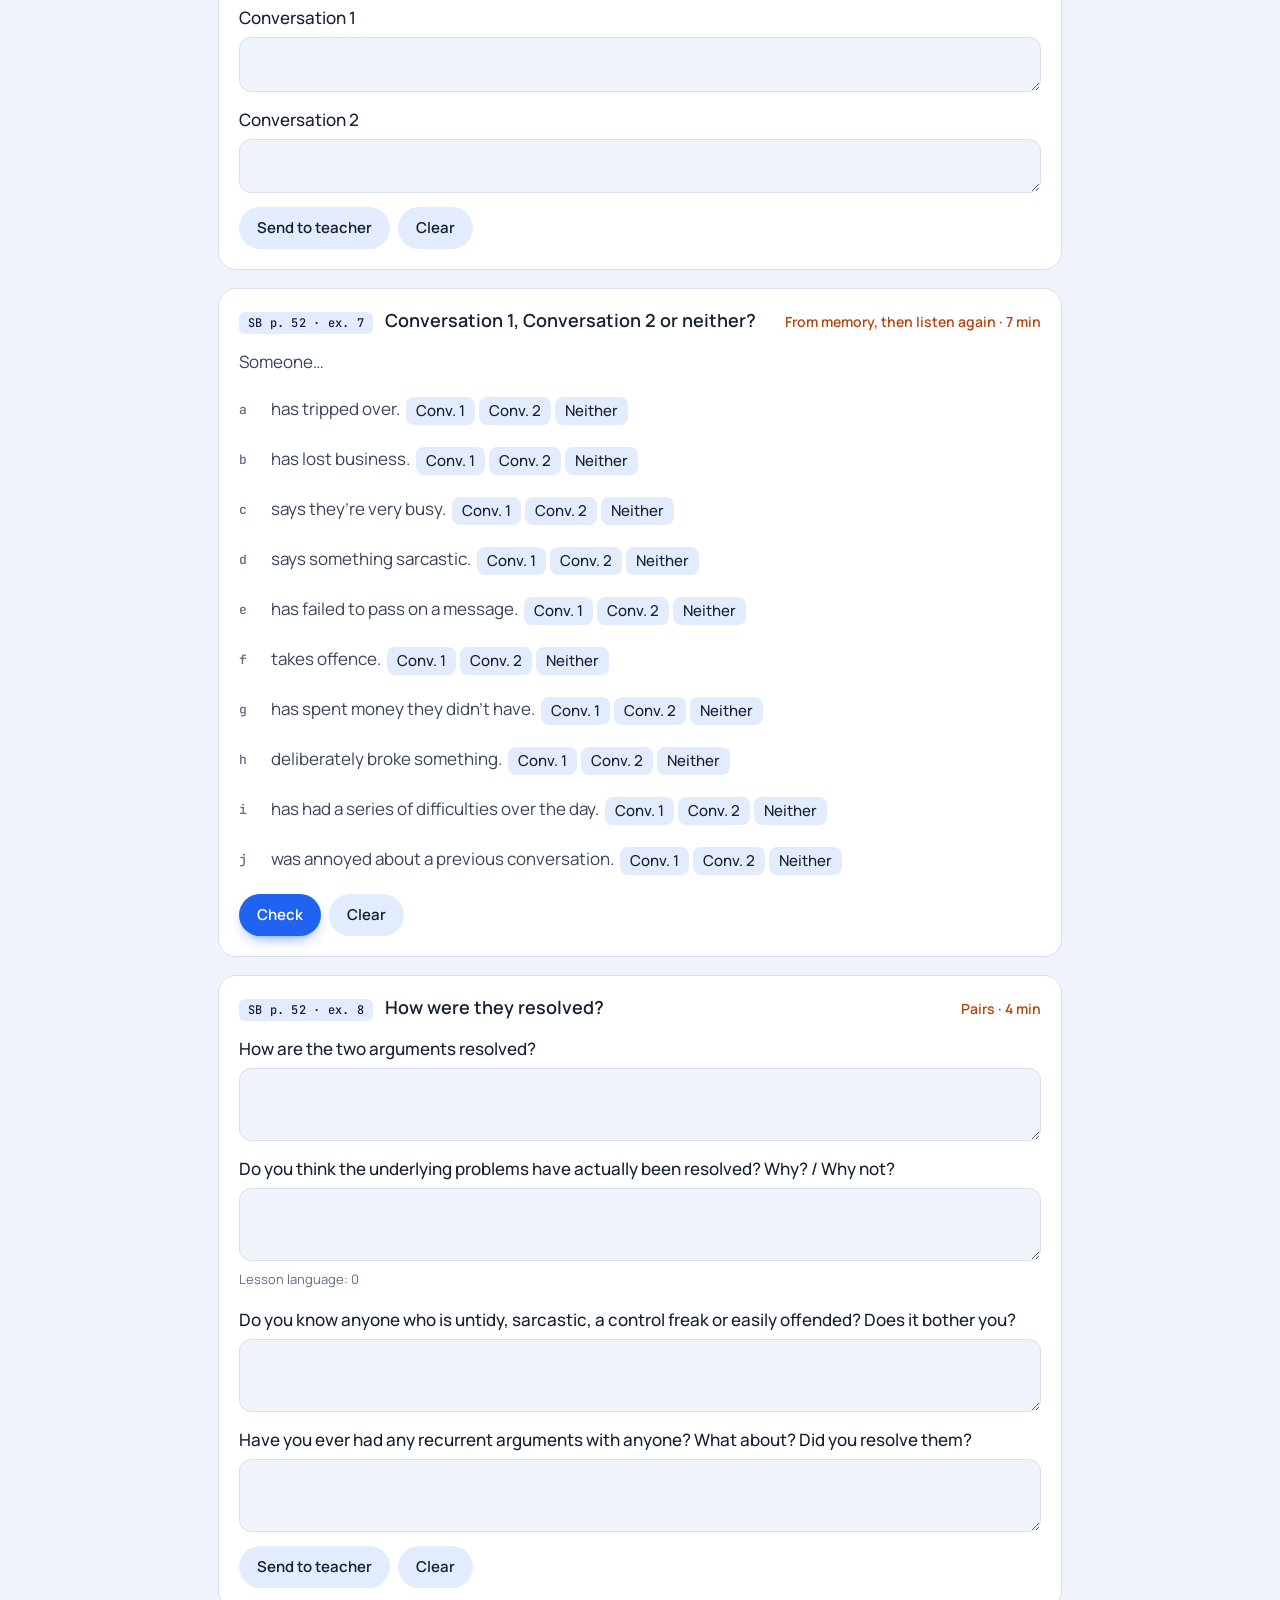
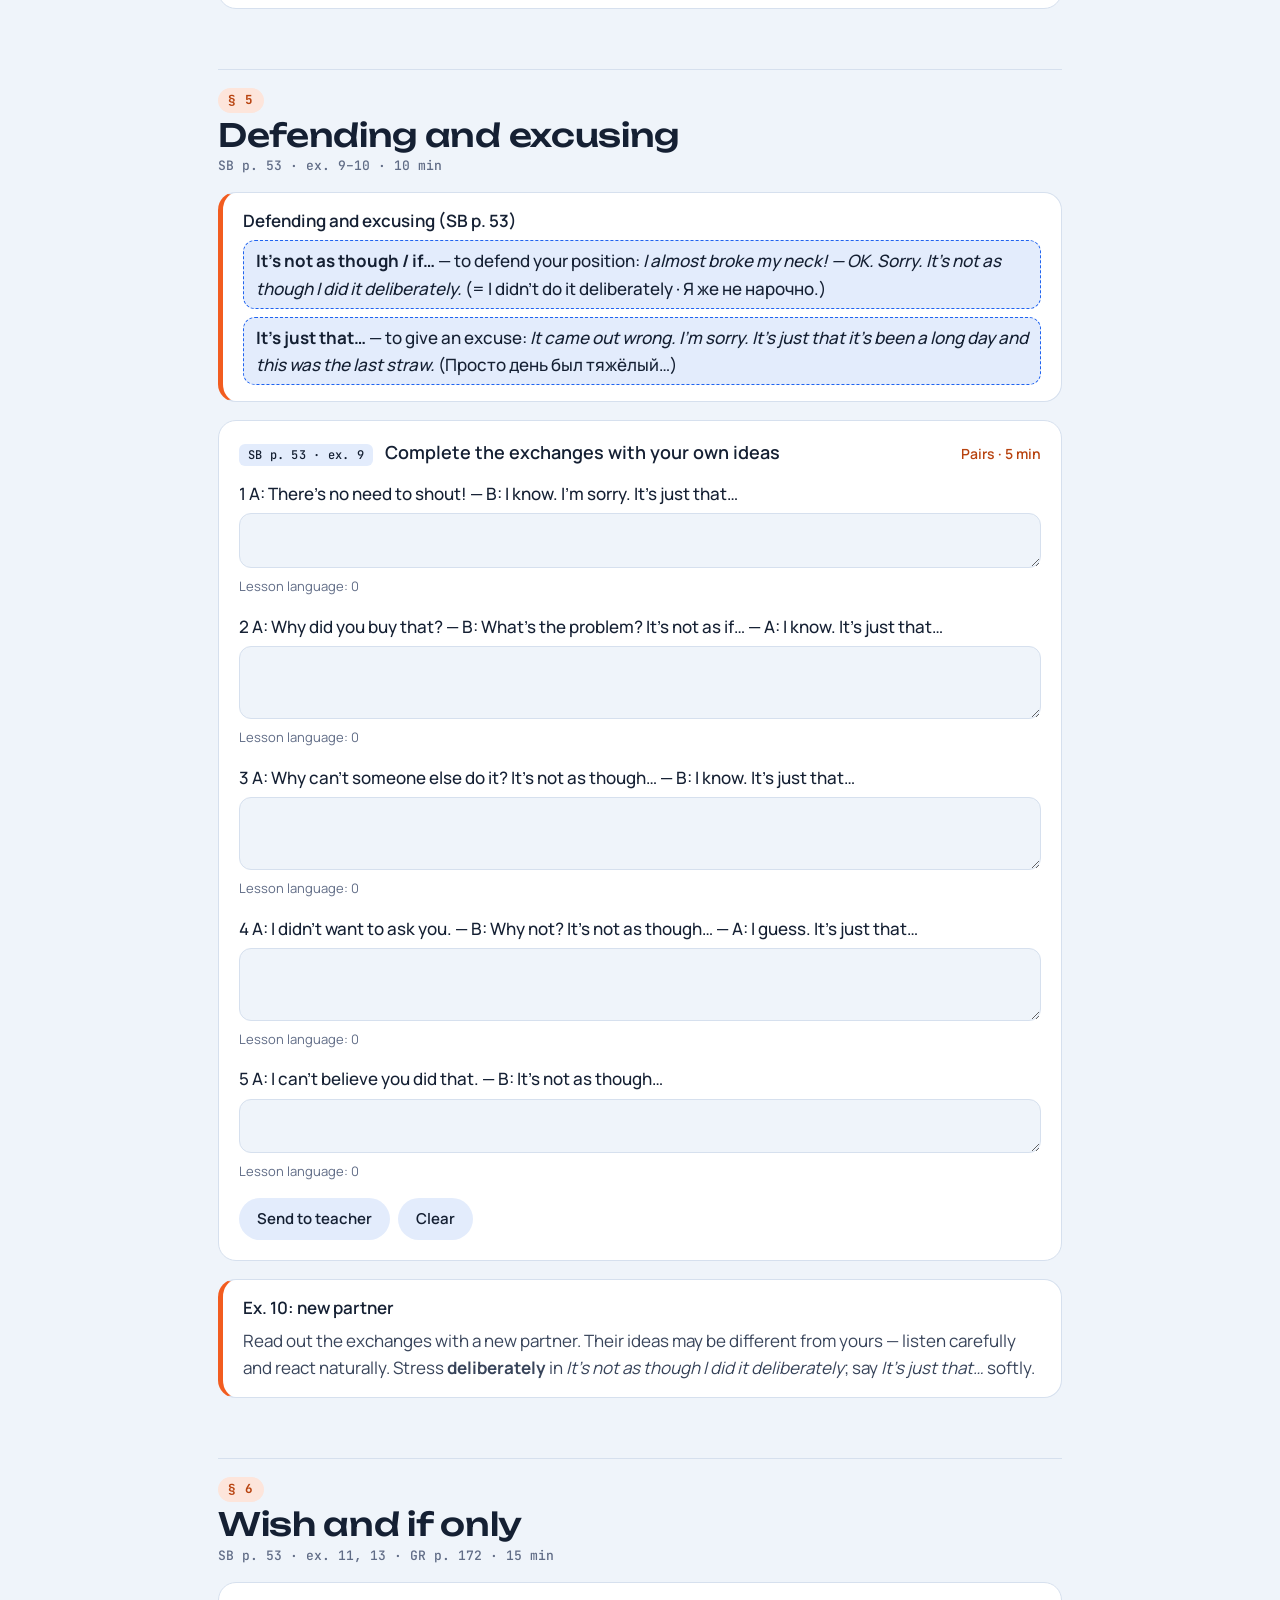
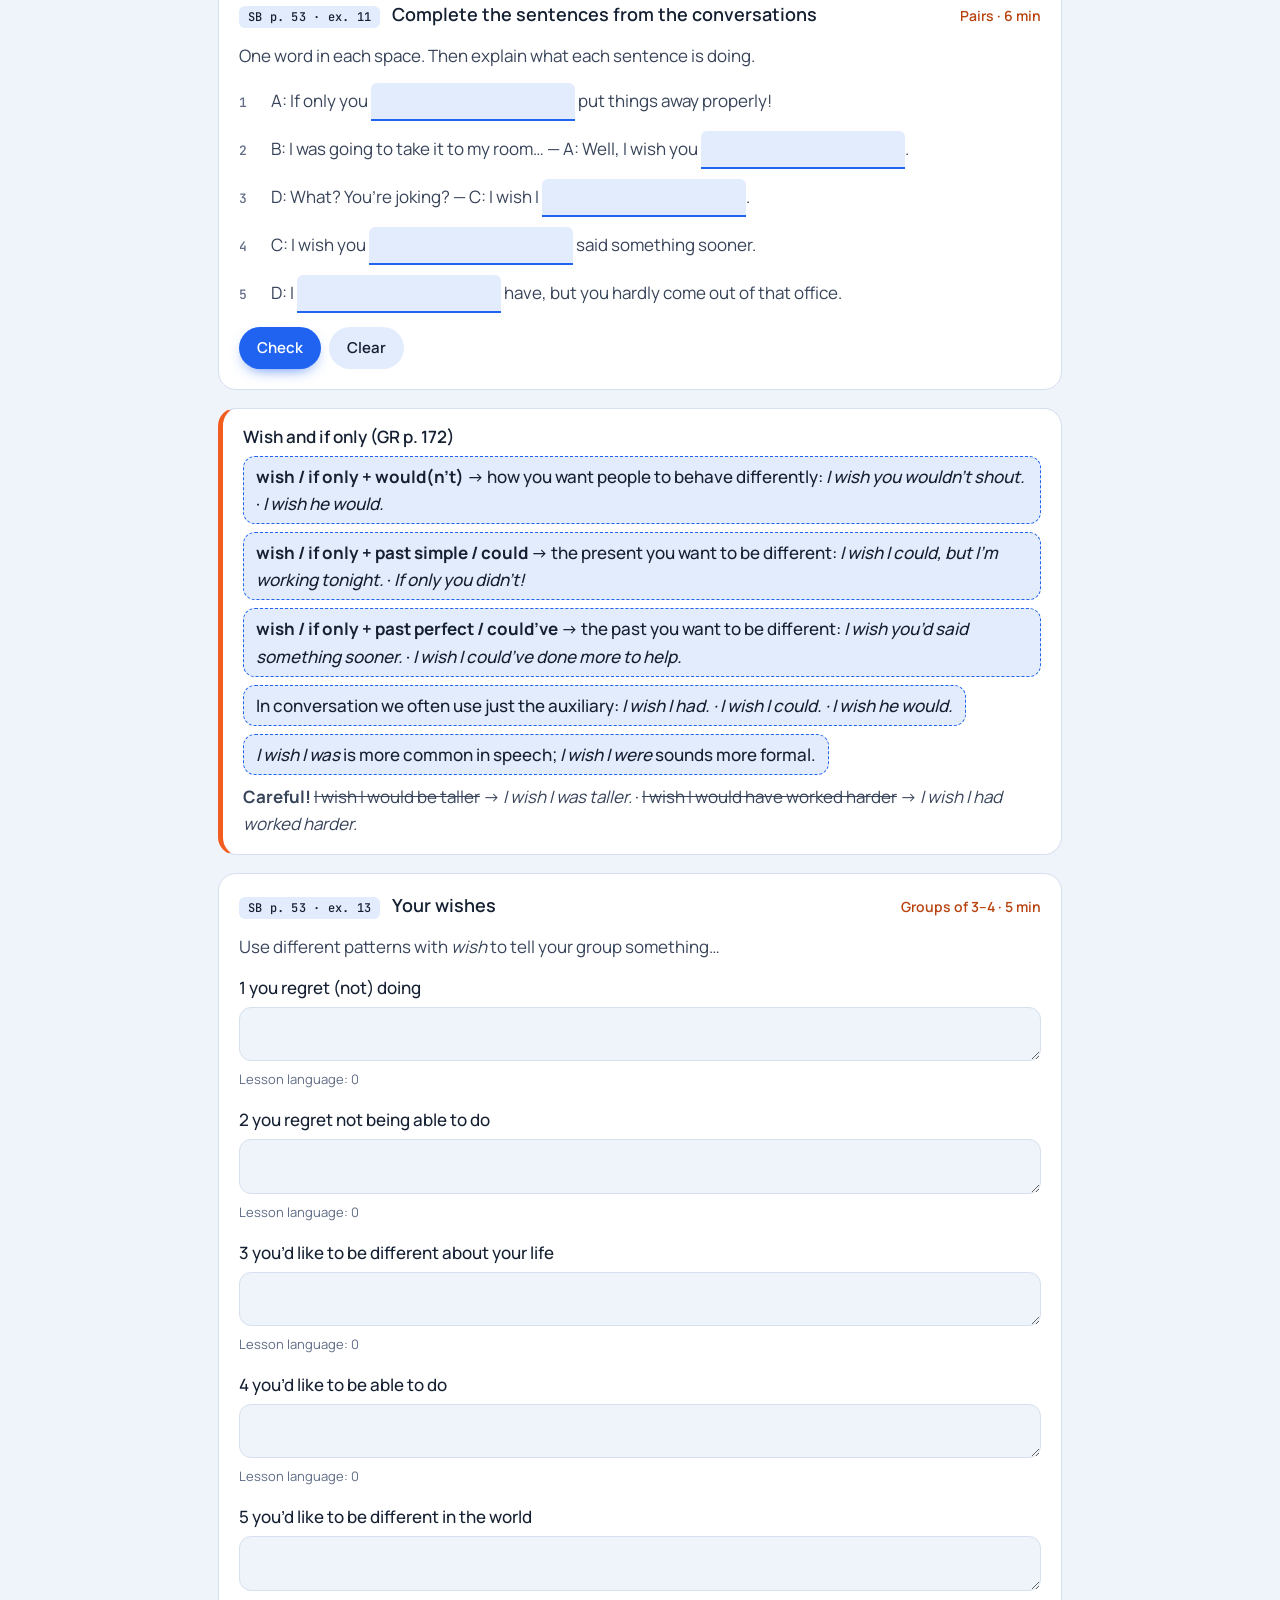
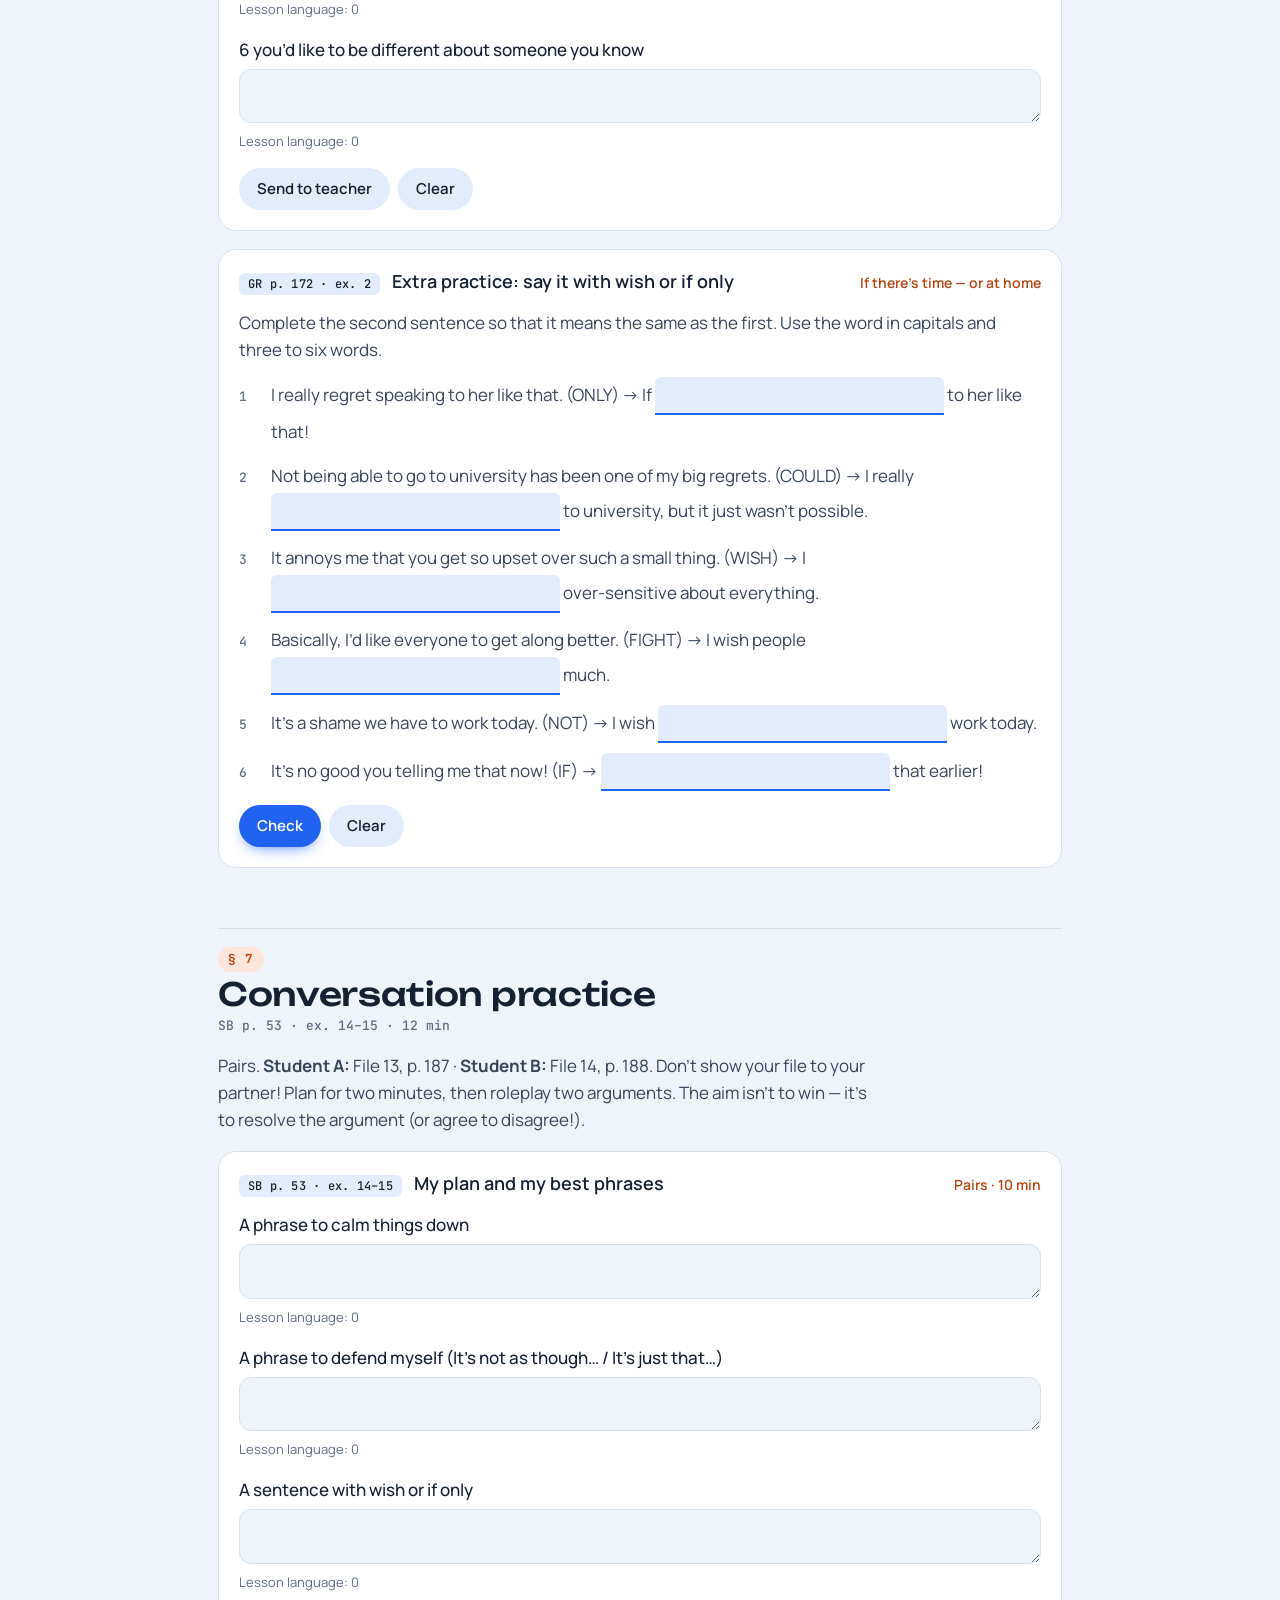
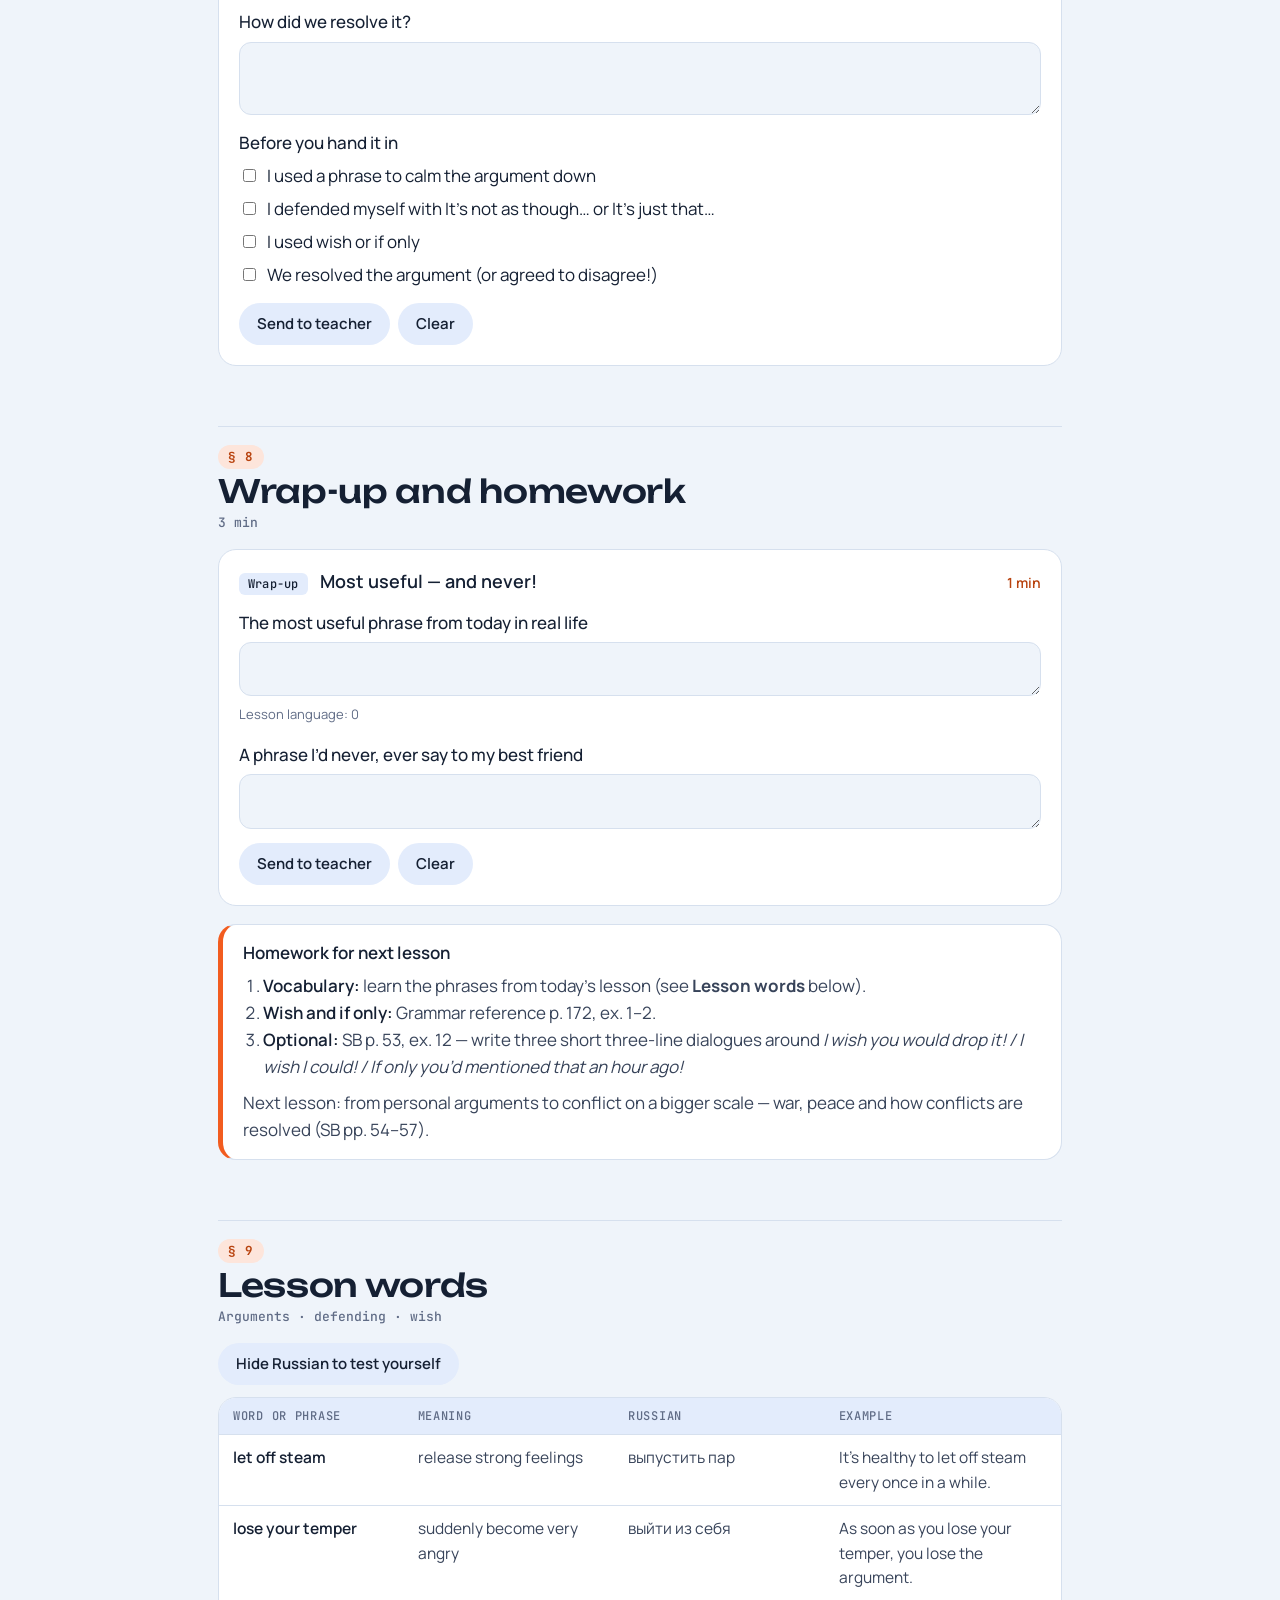
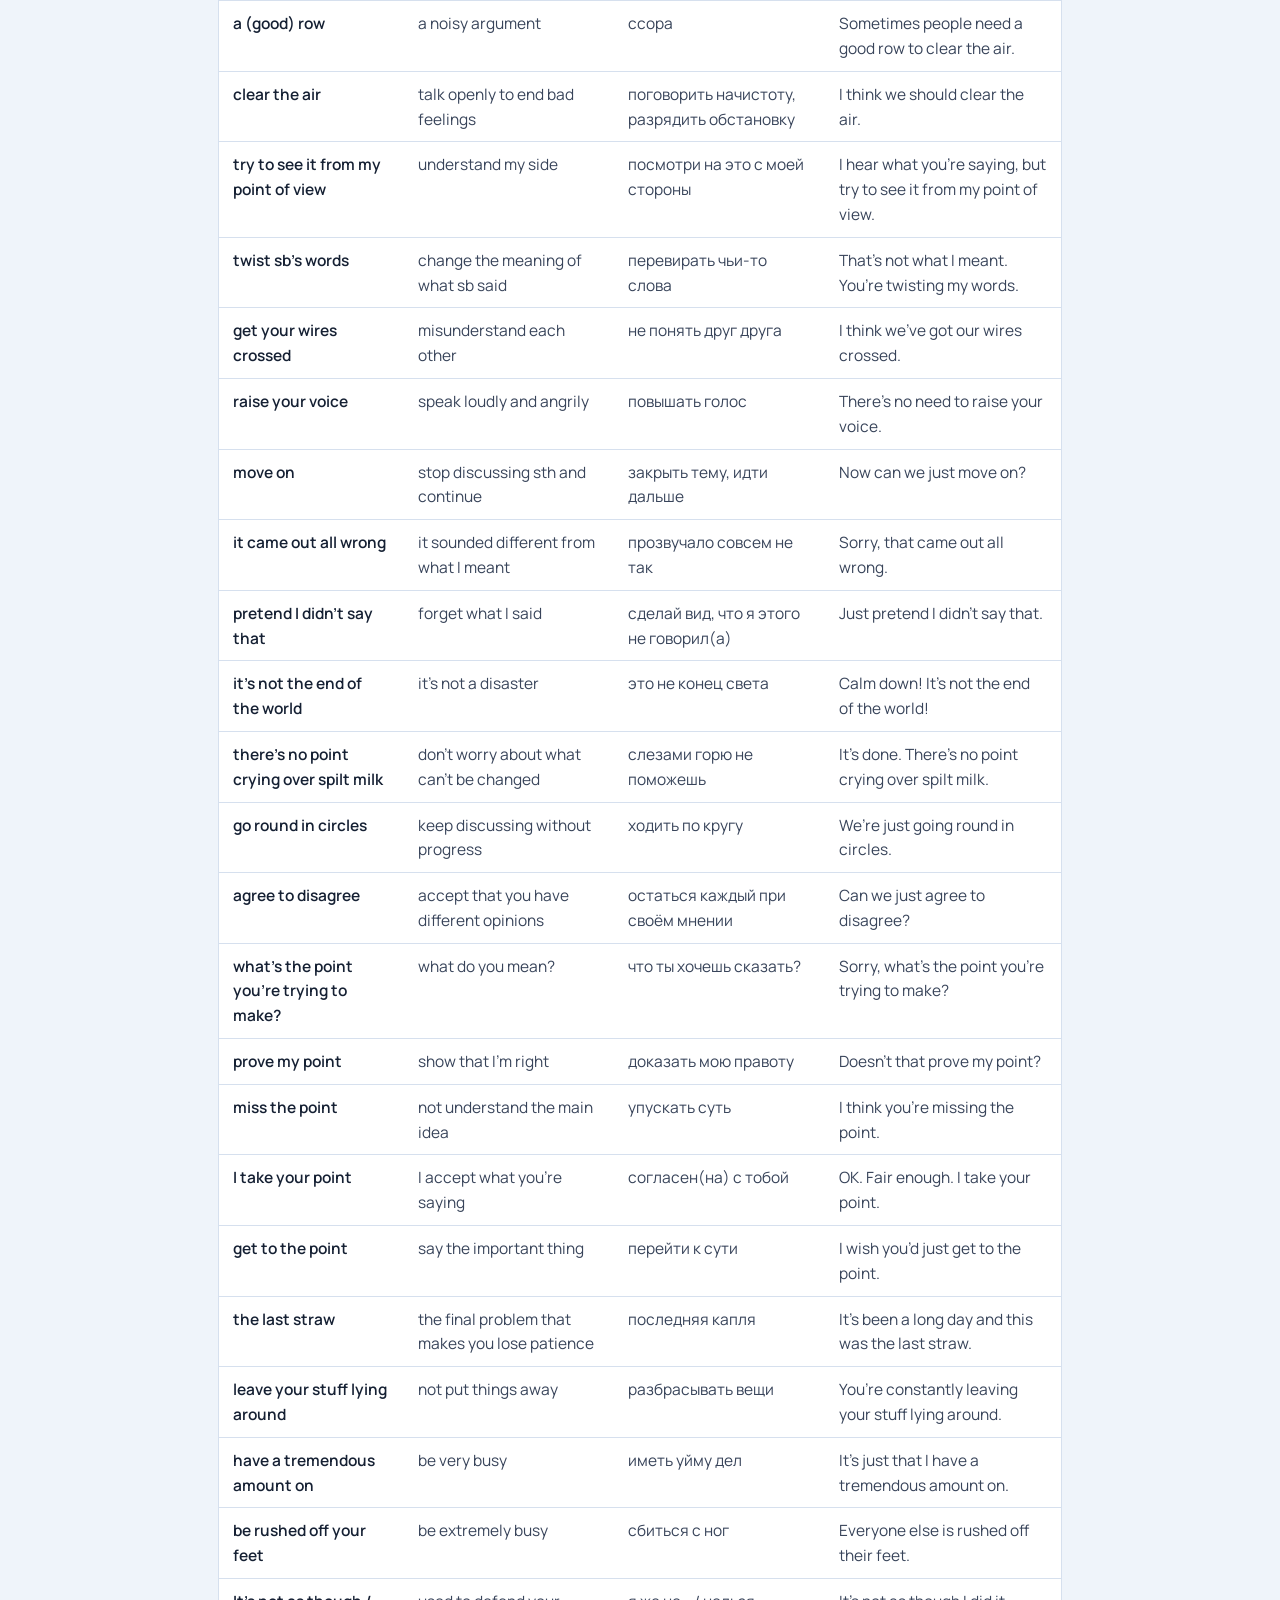
<file: lessons/09-conflict-arguments/index.html>
<!doctype html>
<html lang="en">
<head>
<meta charset="utf-8">
<meta name="viewport" content="width=device-width,initial-scale=1,viewport-fit=cover">
<meta name="robots" content="noindex,nofollow">
<title>Lesson 9 · Conflict and resolution: clear the air · Advanced English</title>
<link rel="preconnect" href="https://fonts.googleapis.com">
<link rel="preconnect" href="https://fonts.gstatic.com" crossorigin>
<link rel="stylesheet" href="https://fonts.googleapis.com/css2?family=Unbounded:wght@500;600&family=Manrope:wght@400;500;600;700&family=JetBrains+Mono:wght@500&display=swap">
<link rel="stylesheet" href="../../assets/style.css?v=202611252217">
</head>
<body>
<div id="app"><noscript>This lesson needs JavaScript switched on.</noscript></div>
<script src="../../assets/config.js?v=202611252217"></script>
<script src="../../assets/course.js?v=202611252217"></script>
<script src="lesson.js?v=202611252217"></script>
<script src="../../assets/engine.js?v=202611252217"></script>
</body>
</html>
</file>
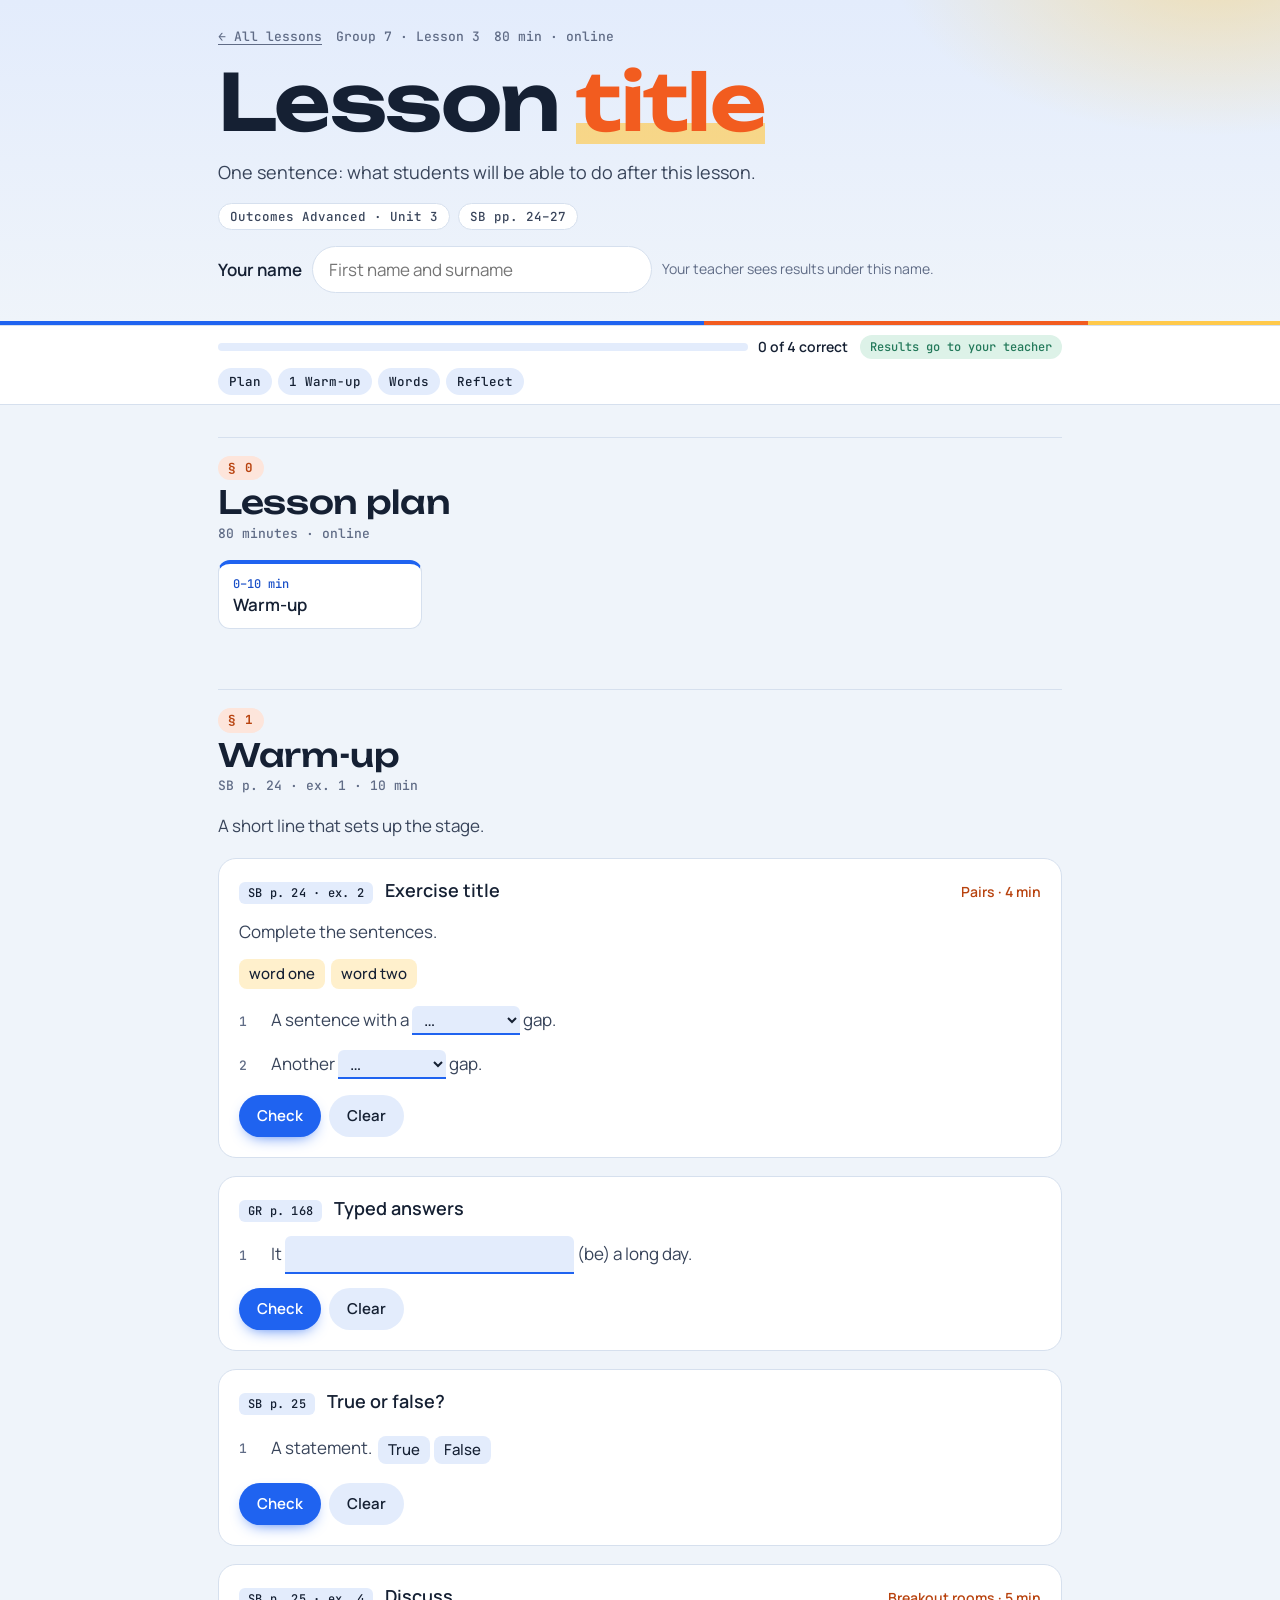
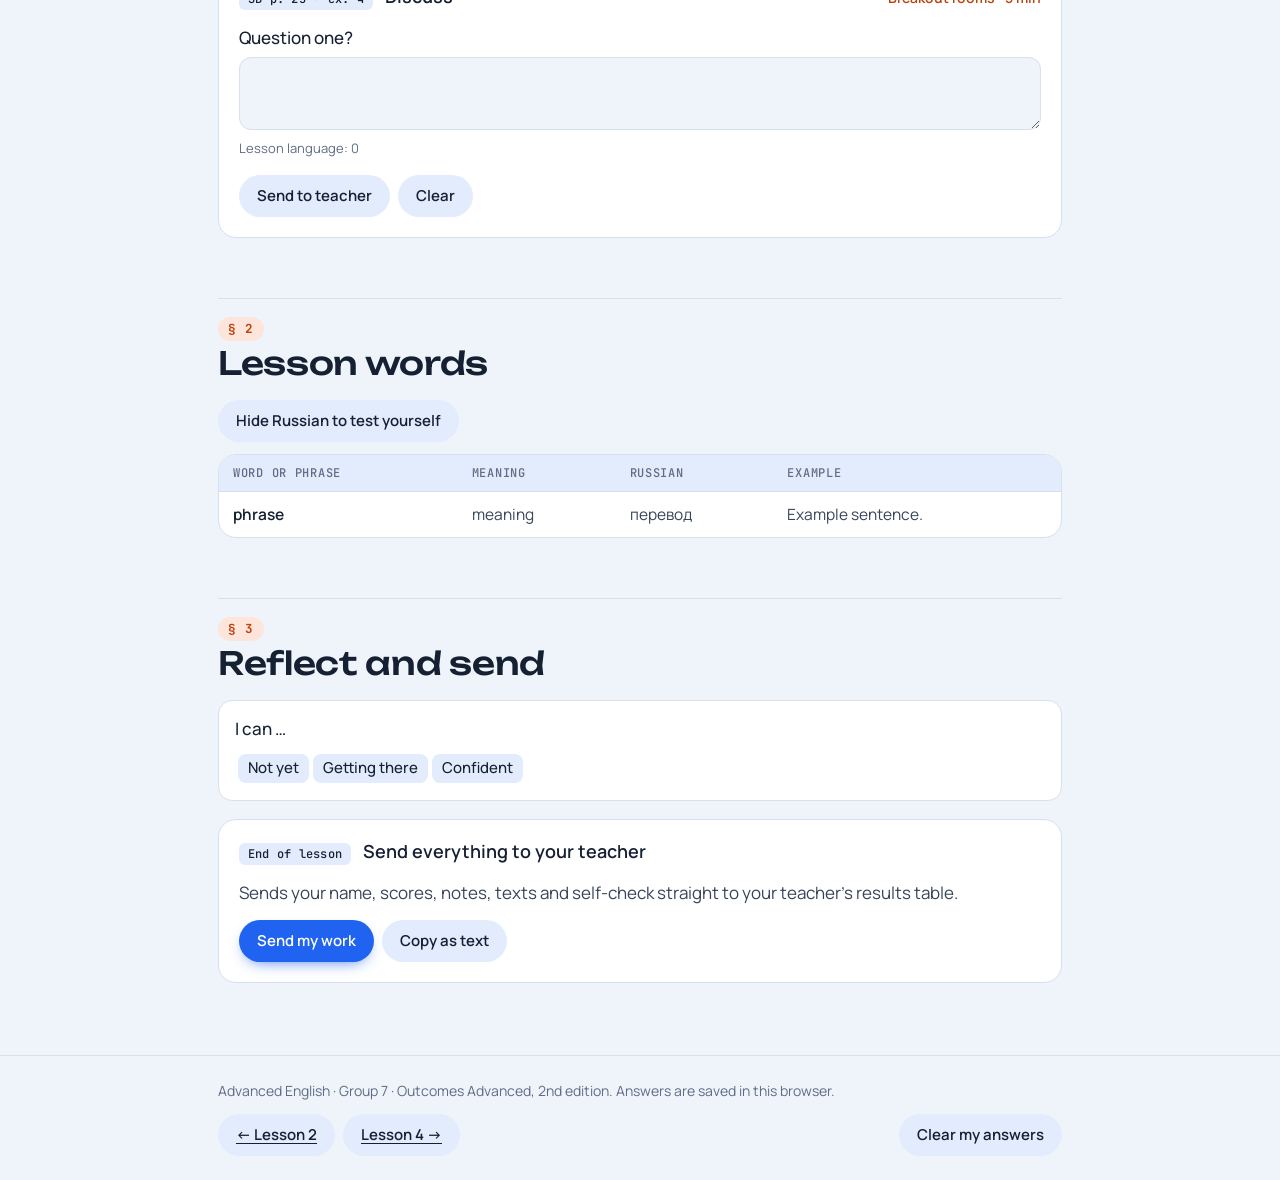
<file: lessons/_template/index.html>
<!doctype html>
<html lang="en">
<head>
<meta charset="utf-8">
<meta name="viewport" content="width=device-width,initial-scale=1,viewport-fit=cover">
<meta name="robots" content="noindex,nofollow">
<title>Lesson N · Title · Advanced English</title>
<link rel="preconnect" href="https://fonts.googleapis.com">
<link rel="preconnect" href="https://fonts.gstatic.com" crossorigin>
<link rel="stylesheet" href="https://fonts.googleapis.com/css2?family=Unbounded:wght@500;600&family=Manrope:wght@400;500;600;700&family=JetBrains+Mono:wght@500&display=swap">
<link rel="stylesheet" href="../../assets/style.css?v=202611252217">
</head>
<body>
<div id="app"><noscript>This lesson needs JavaScript switched on.</noscript></div>
<script src="../../assets/config.js?v=202611252217"></script>
<script src="../../assets/course.js?v=202611252217"></script>
<script src="lesson.js?v=202611252217"></script>
<script src="../../assets/engine.js?v=202611252217"></script>
</body>
</html>
</file>
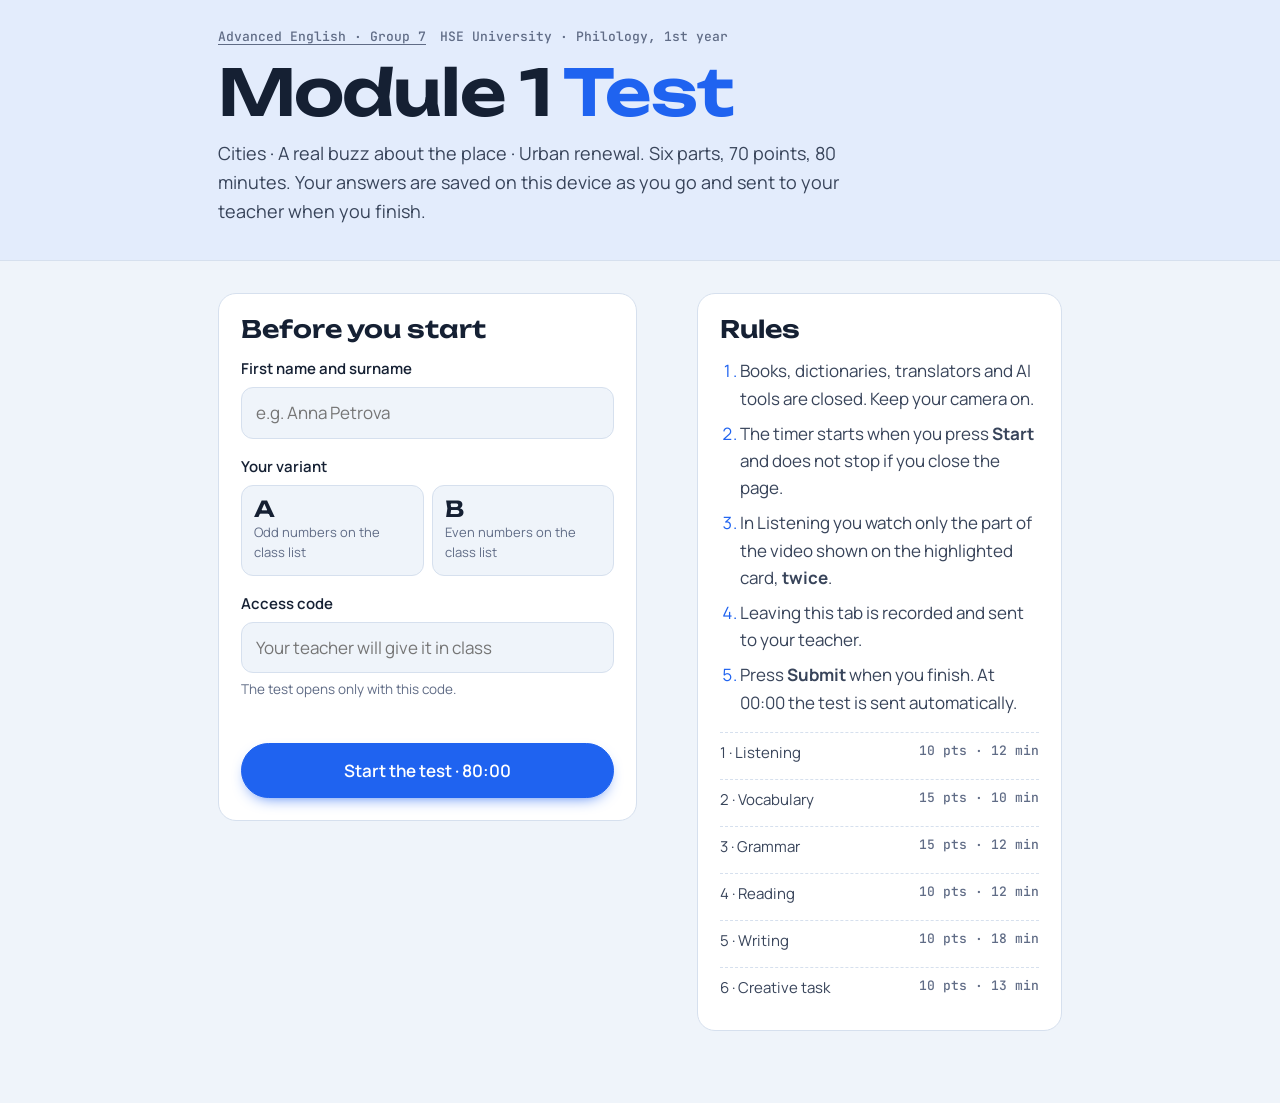
<file: test/module-1/index.html>
<!doctype html>
<html lang="en">
<head>
<meta charset="utf-8">
<meta name="viewport" content="width=device-width,initial-scale=1,viewport-fit=cover">
<meta name="robots" content="noindex,nofollow">
<title>Module 1 Test · Advanced English</title>
<link rel="preconnect" href="https://fonts.googleapis.com">
<link rel="preconnect" href="https://fonts.gstatic.com" crossorigin>
<link rel="stylesheet" href="https://fonts.googleapis.com/css2?family=Unbounded:wght@500;600&family=Manrope:wght@400;500;600;700&family=JetBrains+Mono:wght@500&display=swap">
<link rel="stylesheet" href="../../assets/style.css?v=202611252217">
<link rel="stylesheet" href="test.css?v=202611252217">
</head>
<body>
<div id="app"><noscript>The test needs JavaScript switched on.</noscript></div>
<div class="toast" id="toast" role="status" aria-live="polite" hidden></div>
<script src="../../assets/config.js?v=202611252217"></script>
<script src="data.enc.js"></script>
<script src="test.js?v=202611252217"></script>
</body>
</html>
</file>
<file: assets/style.css>
/* Advanced English · Group 7
   Layout: one reading column; each lesson stage is a numbered "§" section, exercises sit on white workbook cards.
   Palette: clear sky paper, deep navy ink, cornflower blue accent, warm apricot for highlights and answer keys.
   November 2026: brighter accents — a more vivid blue and apricot, a sunny highlight, coloured section badges. */
:root{
  --bg:#EFF4FA; --surface:#FFFFFF; --ink:#152033; --body:#38445A; --muted:#606C86; --line:#D6E0EE;
  --primary:#1F63F0; --primary-ink:#1A50C8; --on-primary:#FFFFFF; --warm:#F25C1F; --warm-ink:#B8430F; --sun:#FFC94A;
  --sage:#C2D6FA; --sage-f:#E3ECFC; --butter:#FFD3A1; --on-butter:#152033; --rose-f:#FFE7DD;
  --ok:#23795A; --ok-bg:#DDF2E8; --bad:#C0433A; --bad-bg:#FCE3DF;
  --f-display:"Unbounded","Arial Black",system-ui,sans-serif;
  --f-body:"Manrope",system-ui,-apple-system,"Segoe UI",Roboto,sans-serif;
  --f-mono:"JetBrains Mono",ui-monospace,Menlo,Consolas,monospace;
  --r:18px;
  color-scheme:light;
}
@media (prefers-color-scheme: dark){:root:not([data-theme="light"]){
  --bg:#11161F; --surface:#19202B; --ink:#EDF2FA; --body:#C7D0DF; --muted:#8E99AF; --line:#2A3343;
  --primary:#8CB0FF; --primary-ink:#A8C3FF; --on-primary:#0F1830; --warm:#FF9C6E; --warm-ink:#FFB48F; --sun:#FFD36B;
  --sage:#2D3C56; --sage-f:#1E2737; --butter:#6B4826; --on-butter:#FFE6CC; --rose-f:#3A2520;
  --ok:#73D3A6; --ok-bg:#183327; --bad:#F59A90; --bad-bg:#3A2220; color-scheme:dark}}
:root[data-theme="dark"]{
  --bg:#11161F; --surface:#19202B; --ink:#EDF2FA; --body:#C7D0DF; --muted:#8E99AF; --line:#2A3343;
  --primary:#8CB0FF; --primary-ink:#A8C3FF; --on-primary:#0F1830; --warm:#FF9C6E; --warm-ink:#FFB48F; --sun:#FFD36B;
  --sage:#2D3C56; --sage-f:#1E2737; --butter:#6B4826; --on-butter:#FFE6CC; --rose-f:#3A2520;
  --ok:#73D3A6; --ok-bg:#183327; --bad:#F59A90; --bad-bg:#3A2220; color-scheme:dark}

*{box-sizing:border-box}
html{scroll-behavior:smooth;-webkit-text-size-adjust:100%}
body{margin:0;background:var(--bg);color:var(--body);font:17px/1.6 var(--f-body);-webkit-font-smoothing:antialiased}
img{max-width:100%}
[hidden]{display:none!important}
.wrap{max-width:880px;margin:0 auto;padding-left:max(18px,env(safe-area-inset-left,0px));padding-right:max(18px,env(safe-area-inset-right,0px))}
h1,h2,h3{color:var(--ink);text-wrap:balance;margin:0}
a{color:var(--primary-ink);text-underline-offset:3px}
button,input,select,textarea{font:inherit;color:inherit}
:focus-visible{outline:3px solid var(--primary);outline-offset:2px;border-radius:6px}
.mono{font-family:var(--f-mono)}

/* ---------- hero ---------- */
.hero{background:var(--sage-f);border-bottom:1px solid var(--line)}
.hero .wrap{padding-block:28px 32px;display:grid;gap:16px}
.crumbs{display:flex;flex-wrap:wrap;gap:6px 14px;font:500 13px/1.4 var(--f-mono);color:var(--muted)}
.crumbs a{color:var(--muted)}
.hero h1{font:600 clamp(38px,8.5vw,78px)/1.02 var(--f-display);letter-spacing:-.02em}
.hero h1 em{font-style:normal;color:var(--warm);background:linear-gradient(transparent 72%,color-mix(in srgb,var(--sun) 65%,transparent) 72% 94%,transparent 94%)}
.hero{position:relative;background:radial-gradient(460px 240px at 95% -10%,color-mix(in srgb,var(--sun) 40%,transparent),transparent 70%),linear-gradient(180deg,var(--sage-f),var(--bg))}
.hero::after{content:"";position:absolute;left:0;right:0;bottom:0;height:4px;background:linear-gradient(90deg,var(--primary) 0 55%,var(--warm) 55% 85%,var(--sun) 85%)}
.hero .sum{margin:0;max-width:60ch;font-size:18px}
.chips{display:flex;flex-wrap:wrap;gap:8px}
.chip{display:inline-flex;align-items:center;padding:5px 11px;border-radius:999px;background:var(--surface);border:1px solid var(--line);font:500 12.5px/1.2 var(--f-mono);color:var(--body)}
.who{display:flex;flex-wrap:wrap;gap:10px;align-items:center}
.who label{font-weight:600;color:var(--ink)}
.who input{background:var(--surface);color:var(--ink);border:1.5px solid var(--line);border-radius:999px;padding:9px 16px;min-width:0;width:min(340px,100%)}
.who input:focus{border-color:var(--primary);outline:none}
.who .hint{font-size:14px;color:var(--muted)}

/* ---------- sticky bar ---------- */
body::before{content:"";position:fixed;inset:0 0 auto;height:env(safe-area-inset-top,0px);z-index:10;background:var(--surface)}
.bar{position:sticky;top:env(safe-area-inset-top,0px);z-index:5;background:var(--surface);border-bottom:1px solid var(--line)}
.bar .row{display:flex;align-items:center;gap:12px;padding-block:9px;flex-wrap:wrap}
.meter{display:flex;align-items:center;gap:10px;min-width:0;flex:1 1 200px}
.meter .track{flex:1;height:8px;background:var(--sage-f);border-radius:99px;overflow:hidden;min-width:70px}
.meter .fill{height:100%;width:0;background:linear-gradient(90deg,var(--primary),var(--warm));border-radius:99px;transition:width .4s}
.meter b{font:600 14px var(--f-body);color:var(--ink);font-variant-numeric:tabular-nums;white-space:nowrap}
.sync{font:500 12px var(--f-mono);padding:4px 10px;border-radius:999px;background:var(--sage-f);color:var(--muted);white-space:nowrap}
.sync.on{background:var(--ok-bg);color:var(--ok)}
.toggle{border:1.5px solid var(--line);background:var(--surface);border-radius:999px;padding:6px 13px;font-weight:600;font-size:14px;cursor:pointer;color:var(--ink)}
.toggle[aria-pressed="true"]{background:var(--ink);color:var(--surface);border-color:var(--ink)}
.bar .nav{display:flex;flex-wrap:nowrap;gap:6px;overflow-x:auto;padding-block:0 9px;scrollbar-width:thin}
.bar .nav a{flex:none;text-decoration:none;color:var(--ink);font:500 12.5px var(--f-mono);padding:5px 11px;border-radius:999px;background:var(--sage-f)}
.bar .nav a:hover{background:var(--sage)}

/* ---------- sections ---------- */
main .wrap{padding-block:32px 72px;display:grid;gap:60px}
.sec{display:grid;gap:18px;scroll-margin-top:110px;min-width:0}
.sec-head{display:grid;gap:4px;border-top:1px solid var(--line);padding-top:18px}
.sec-head .no{justify-self:start;font:700 12.5px/1 var(--f-mono);color:var(--warm-ink);background:color-mix(in srgb,var(--warm) 16%,var(--surface));padding:6px 10px;border-radius:999px;letter-spacing:.04em}
.sec-head h2{font:500 clamp(23px,4.4vw,32px)/1.15 var(--f-display);letter-spacing:-.01em}
.sec-head .meta{font:500 13px var(--f-mono);color:var(--muted)}
.lead{margin:0;max-width:65ch}

.map{display:grid;grid-template-columns:repeat(auto-fill,minmax(200px,1fr));gap:10px;list-style:none;padding:0;margin:0}
.map a{display:grid;gap:2px;padding:12px 14px;border-radius:12px;background:var(--surface);border:1px solid var(--line);text-decoration:none;color:var(--body);height:100%}
.map a:hover{border-color:var(--primary)}
.map .t{font:500 12px var(--f-mono);color:var(--primary-ink);font-variant-numeric:tabular-nums}
.map .n{color:var(--ink);font-weight:600;line-height:1.3}
.map .ext a{background:transparent;border-style:dashed}

.rule{background:var(--surface);border:1px solid var(--line);border-left:5px solid var(--warm);border-radius:var(--r);padding:16px 20px;display:grid;gap:8px}
.rule h3{font:600 17px var(--f-body)}
.rule p{margin:0}
.rule ul,.rule ol{margin:0;padding-left:20px}
.rule em{color:var(--ink);font-style:normal;font-weight:600}
.dialogue{display:grid;gap:4px;font-size:16px}
.dialogue b{color:var(--primary-ink);display:inline-block;min-width:22px}

.tnote{display:none;background:var(--rose-f);border-radius:12px;padding:12px 16px;font-size:15.5px;color:var(--ink)}
.tnote::before{content:"Преподавателю";display:block;font:500 11px var(--f-mono);letter-spacing:.08em;text-transform:uppercase;color:var(--bad);margin-bottom:4px}
body.teacher .tnote{display:block}
.tnote p{margin:.25em 0}

/* ---------- audio ---------- */
.audio{background:var(--surface);border:1px solid var(--line);border-radius:var(--r);padding:16px 20px;display:grid;gap:10px}
.audio .top{display:flex;flex-wrap:wrap;gap:6px 12px;align-items:baseline}
.audio h3{font:600 17px var(--f-body)}
.audio audio{width:100%}
.audio .ctrl{display:flex;flex-wrap:wrap;gap:8px;align-items:center}
.audio .ctrl .btn{padding:7px 14px;font-size:14px}
.audio .ctrl .btn[aria-pressed="true"]{background:var(--primary);color:var(--on-primary)}

/* ---------- exercise cards ---------- */
.ex{background:var(--surface);border:1px solid var(--line);border-radius:var(--r);padding:20px;display:grid;gap:14px;min-width:0}
.ex-head{display:flex;flex-wrap:wrap;gap:6px 12px;align-items:baseline}
.src{font:500 12px var(--f-mono);letter-spacing:.02em;background:var(--sage-f);color:var(--ink);padding:3px 9px;border-radius:6px}
.ex-head h3{font:600 18px/1.3 var(--f-body)}
.mode{font-size:14px;color:var(--muted);margin-left:auto}
.instr{margin:0}
.example{color:var(--muted)}
.example u{text-decoration-color:var(--primary);text-decoration-thickness:2px}
.bank{display:flex;flex-wrap:wrap;gap:6px}
.bank span{padding:3px 10px;border-radius:8px;background:var(--sage-f);color:var(--ink);font-weight:500;font-size:15px;transition:opacity .2s}
.bank span.used{opacity:.45;text-decoration:line-through}
.items{list-style:none;margin:0;padding:0;display:grid;gap:10px}
.items li{display:flex;gap:10px;align-items:baseline;line-height:2}
.items li .txt{min-width:0;flex:1}
.items .n{font:500 13px var(--f-mono);color:var(--muted);flex:none;min-width:22px;font-variant-numeric:tabular-nums}
.items li.h{font:500 12.5px var(--f-mono);color:var(--primary-ink);letter-spacing:.06em;text-transform:uppercase;margin-top:6px;line-height:1.4}
.items .hint{color:var(--muted);font-size:14.5px}
select.f,input.f{border:0;border-bottom:2px solid var(--primary);background:var(--sage-f);border-radius:6px 6px 0 0;padding:1px 8px;max-width:100%;color:var(--ink);font-weight:500}
input.f{width:12em}
input.f.wide{width:17em}
.f.ok,.grp.ok{border-color:var(--ok)!important;background:var(--ok-bg)!important}
.f.bad,.grp.bad{border-color:var(--bad)!important;background:var(--bad-bg)!important}
.key{display:none;font:600 13.5px var(--f-body);background:var(--butter);color:var(--on-butter);padding:1px 8px;border-radius:6px;margin-left:4px}
.key.note{font-weight:400}
.show-keys .key{display:inline}
.opts{display:grid;gap:6px;margin:0;padding:12px 14px;background:var(--sage-f);border-radius:12px;list-style:none;font-size:15.5px}
.opts b{color:var(--primary-ink);margin-right:6px}
.grp{display:inline-flex;flex-wrap:wrap;gap:4px;border:1.5px solid transparent;border-radius:10px;padding:2px;vertical-align:middle}
.grp label{cursor:pointer;position:relative}
.grp input{position:absolute;opacity:0;pointer-events:none}
.grp span{display:inline-block;padding:0 10px;border-radius:8px;background:var(--sage-f);color:var(--ink);line-height:1.9;font-weight:500;font-size:15px}
.grp input:checked+span{background:var(--primary);color:var(--on-primary)}
.grp input:focus-visible+span{outline:3px solid var(--primary);outline-offset:1px}
.words.grp{display:inline;border:0;padding:2px 4px}
.words.grp span{padding:0 3px;background:transparent;font-weight:400;font-size:inherit;line-height:2}
.words.grp label:hover span{background:var(--sage-f)}
.words.grp input:checked+span{background:var(--primary);color:var(--on-primary)}
.prompt{display:grid;gap:6px}
.prompt>label{color:var(--ink);font-weight:500}
textarea{width:100%;border:1.5px solid var(--line);border-radius:12px;padding:10px 12px;background:var(--bg);color:var(--ink);resize:vertical;min-height:3.2em;line-height:1.5}
textarea:focus{border-color:var(--primary);outline:none}
.pills{display:flex;flex-wrap:wrap;gap:6px;font-size:13px}
.pills:empty{display:none}
.pills span{padding:2px 9px;border-radius:99px;border:1px dashed var(--line);color:var(--muted)}
.pills span.on{background:var(--sage);border:1px solid var(--sage);color:var(--ink);font-weight:600}
.pills .lbl{border:0;padding-left:0}
.pills .good{color:var(--ok);font-weight:600}
.check{display:flex;gap:8px;align-items:baseline;font-weight:400!important}
.model{display:none;background:var(--sage-f);border-radius:12px;padding:12px 16px;font-size:15.5px}
.model.open{display:block}
.model p,.model ul{margin:.3em 0}
.model ul{padding-left:20px}
.actions{display:flex;flex-wrap:wrap;gap:8px;align-items:center}
.btn{border:0;border-radius:999px;padding:9px 18px;font-weight:600;cursor:pointer;font-size:15px;background:var(--sage-f);color:var(--ink)}
.btn.primary{background:var(--primary);color:var(--on-primary);box-shadow:0 6px 16px -8px var(--primary)}
.btn:hover{filter:brightness(1.05)}
.btn:disabled{opacity:.45;cursor:not-allowed}
.score{font-weight:600;color:var(--ink);font-variant-numeric:tabular-nums}
.score.full{color:var(--ok)}
.sent{font-size:13.5px;color:var(--muted)}
.sent.ok{color:var(--ok)}

/* budget planner */
.budget{display:grid;gap:8px}
.brow{display:grid;grid-template-columns:auto 1fr auto auto;gap:8px 12px;align-items:center;padding:10px 12px;border:1px solid var(--line);border-radius:12px;background:var(--bg)}
.brow .idea{min-width:0;color:var(--ink)}
.brow select,.brow input{border:1.5px solid var(--line);border-radius:8px;background:var(--surface);color:var(--ink);padding:4px 6px}
.brow input{width:6.5em;text-align:right;font-variant-numeric:tabular-nums}
.brow .lbl{font:500 11px var(--f-mono);color:var(--muted);display:block}
.total{display:flex;flex-wrap:wrap;gap:10px;align-items:center;font-weight:600;color:var(--ink);font-variant-numeric:tabular-nums}
.total .track{flex:1 1 160px;height:10px;border-radius:99px;background:var(--sage-f);overflow:hidden}
.total .fill{height:100%;width:0;background:var(--primary);transition:width .3s}
.total.over .fill{background:var(--bad)}
.total.over{color:var(--bad)}
@media (max-width:620px){.brow{grid-template-columns:auto 1fr}.brow .idea{grid-column:2}.brow>div:nth-child(3),.brow>div:nth-child(4){grid-column:span 1}}

/* words table */
.tablebox{overflow-x:auto;border:1px solid var(--line);border-radius:var(--r);background:var(--surface)}
table{border-collapse:collapse;width:100%;min-width:640px;font-size:15.5px}
th,td{text-align:left;padding:10px 14px;border-bottom:1px solid var(--line);vertical-align:top}
th{font:500 12px var(--f-mono);letter-spacing:.06em;text-transform:uppercase;color:var(--muted);background:var(--sage-f)}
td:first-child{color:var(--ink);font-weight:600}
tr:last-child td{border-bottom:0}
.hide-ru td.ru span{background:var(--sage);color:transparent;border-radius:4px;cursor:pointer}
.hide-ru td.ru span.peek{color:inherit;background:transparent}
.tools{display:flex;flex-wrap:wrap;gap:8px;align-items:center}

.cando{list-style:none;padding:0;margin:0;display:grid;gap:12px}
.cando li{display:grid;gap:8px;background:var(--surface);border:1px solid var(--line);border-radius:14px;padding:14px 16px}
.cando .q{color:var(--ink);font-weight:500}
.copyout{display:none;width:100%;min-height:200px;font:13px/1.5 var(--f-mono)}
.copyout.open{display:block}
.status{font-size:14.5px;font-weight:600;color:var(--ok)}
.status.warn{color:var(--bad)}

footer{border-top:1px solid var(--line)}
footer .wrap{padding-block:24px;font-size:14px;color:var(--muted);display:flex;flex-wrap:wrap;gap:12px;justify-content:space-between;align-items:center}

/* ---------- course home ---------- */
.lessons{list-style:none;margin:0;padding:0;display:grid;gap:12px}
.lessons li a,.lessons li .soon{display:grid;grid-template-columns:auto 1fr auto;gap:4px 18px;align-items:center;padding:18px 20px;border-radius:var(--r);background:var(--surface);border:1px solid var(--line);text-decoration:none;color:var(--body)}
.lessons li a:hover{border-color:var(--primary)}
.lessons .num{grid-row:span 2;font:600 36px/1 var(--f-display);color:var(--primary);min-width:1.4em}
.lessons .title{font:600 19px/1.3 var(--f-body);color:var(--ink)}
.lessons .topic{font-size:15px;grid-column:2}
.lessons .tag{grid-row:span 2;font:500 12px var(--f-mono);padding:4px 10px;border-radius:999px;background:var(--ok-bg);color:var(--ok);white-space:nowrap}
.lessons .soon{opacity:.7;background:transparent;border-style:dashed}
.lessons .soon .tag{background:var(--sage-f);color:var(--muted)}
.grade{display:grid;grid-template-columns:repeat(auto-fit,minmax(170px,1fr));gap:10px}
.grade div{background:var(--surface);border:1px solid var(--line);border-radius:14px;padding:14px 16px}
.grade b{display:block;font:600 30px/1.2 var(--f-display);color:var(--primary-ink)}

@media (max-width:560px){.mode{margin-left:0;width:100%}.ex{padding:16px}body{font-size:16px}.lessons .tag{grid-column:2;grid-row:auto;justify-self:start}}
@media (prefers-reduced-motion:reduce){*{transition:none!important;scroll-behavior:auto!important}}

/* ---------- additions (Lesson 3) ---------- */
.map a{border-top:4px solid var(--primary)}
.map li:nth-child(3n+2) a{border-top-color:var(--warm)}.map li:nth-child(3n+3) a{border-top-color:var(--sun)}
.bank span{background:color-mix(in srgb,var(--sun) 28%,var(--surface))}
.mode{color:var(--warm-ink);font-weight:600}
.frames,.rule ul.frames{display:flex;flex-wrap:wrap;gap:8px;margin:0;padding:0;list-style:none}
.frames li{padding:6px 12px;border-radius:12px;background:var(--sage-f);border:1px dashed var(--primary);color:var(--ink);font-weight:500}

/* ---------- modules on the home page ---------- */
.sec.past .lessons li a,.sec.past .lessons li .soon{background:color-mix(in srgb,var(--surface) 70%,var(--bg))}
.lessons .tag.done{background:var(--sage-f);color:var(--primary-ink)}
.lessons li .soon.done{opacity:1;border-style:solid}
</file>
<file: test/module-1/test.css>
/* Module 1 Test — exam-booklet layer on top of the site styles (assets/style.css).
   Calm sage paper, white answer sheets, indigo accent; the timer and progress live in one sticky bar. */

.t-hero{background:var(--sage-f);border-bottom:1px solid var(--line)}
.t-hero .wrap{padding-block:28px 34px;display:grid;gap:14px}
.t-hero h1{font:400 clamp(48px,10vw,92px)/.95 var(--f-display);letter-spacing:-.01em}
.t-hero h1 em{font-style:italic;color:var(--primary-ink)}
.t-hero .sum{margin:0;max-width:62ch;font-size:18px}

/* ---------- gate ---------- */
.gate{display:grid;gap:22px;grid-template-columns:minmax(0,1.15fr) minmax(0,1fr);align-items:start;padding-block:28px 56px}
@media (max-width:760px){.gate{grid-template-columns:1fr}}
.card{background:var(--surface);border:1px solid var(--line);border-radius:var(--r);padding:22px}
.card h2{font:400 32px/1.1 var(--f-display);margin-bottom:14px}
.field{display:grid;gap:6px;margin-bottom:16px}
.field label,.field .lab{font-weight:600;color:var(--ink);font-size:15px}
.field input{background:var(--bg);color:var(--ink);border:1.5px solid var(--line);border-radius:12px;padding:11px 14px;width:100%}
.field input:focus{border-color:var(--primary);outline:none;background:var(--surface)}
.field .hint{font-size:13.5px;color:var(--muted)}
.seg{display:grid;grid-template-columns:1fr 1fr;gap:8px}
.seg button{border:1.5px solid var(--line);background:var(--bg);border-radius:12px;padding:12px;cursor:pointer;text-align:left;display:grid;gap:2px}
.seg button b{font:400 26px/1 var(--f-display);color:var(--ink)}
.seg button span{font-size:13px;color:var(--muted)}
.seg button[aria-pressed="true"]{border-color:var(--primary);background:color-mix(in srgb,var(--primary) 10%,var(--surface));box-shadow:inset 0 0 0 1px var(--primary)}
.err{color:var(--bad);font-size:14px;min-height:20px;margin:-4px 0 10px}
.rules{margin:0;padding-left:20px;display:grid;gap:8px}
.rules li::marker{color:var(--primary)}
.parts-map{display:grid;gap:6px;margin:16px 0 0;padding:0;list-style:none}
.parts-map li{display:flex;justify-content:space-between;gap:10px;padding:8px 0;border-top:1px dashed var(--line);font-size:15px}
.parts-map li span:last-child{font:500 13px/1.6 var(--f-mono);color:var(--muted);white-space:nowrap}

.btn{display:inline-flex;align-items:center;justify-content:center;gap:8px;border-radius:999px;border:1.5px solid var(--line);background:var(--surface);color:var(--ink);padding:10px 18px;font-weight:600;cursor:pointer;text-decoration:none;min-height:44px}
.btn:hover{border-color:var(--primary)}
.btn.primary{background:var(--primary);border-color:var(--primary);color:var(--on-primary)}
.btn.primary:hover{background:var(--primary-ink)}
.btn.big{padding:13px 24px;font-size:17px;width:100%}
.btn[disabled]{opacity:.5;cursor:not-allowed}

/* ---------- exam bar ---------- */
.xbar{position:sticky;top:0;z-index:20;background:var(--surface);border-bottom:1px solid var(--line)}
.xbar .row{display:flex;align-items:center;gap:10px 14px;padding-block:9px;flex-wrap:wrap}
.xbar .xwho{font-weight:600;color:var(--ink);min-width:0;overflow:hidden;text-overflow:ellipsis;white-space:nowrap;max-width:40vw}
.vchip{font:500 12.5px/1 var(--f-mono);background:var(--sage-f);border:1px solid var(--line);border-radius:999px;padding:6px 10px;color:var(--body)}
.timer{font:500 15px/1 var(--f-mono);padding:8px 12px;border-radius:999px;background:var(--bg);border:1px solid var(--line);color:var(--ink);font-variant-numeric:tabular-nums}
.timer.warn{background:var(--butter);color:var(--on-butter);border-color:transparent}
.timer.late{background:var(--bad-bg);color:var(--bad);border-color:transparent}
.prog{flex:1 1 140px;display:flex;align-items:center;gap:8px;min-width:120px}
.prog .track{flex:1;height:8px;border-radius:99px;background:var(--sage-f);overflow:hidden}
.prog .fill{height:100%;width:0;background:var(--primary);border-radius:99px;transition:width .3s}
.prog span{font:500 12.5px/1 var(--f-mono);color:var(--muted);white-space:nowrap}
.pnav{display:flex;gap:6px;overflow-x:auto;padding-bottom:9px;scrollbar-width:none}
.pnav::-webkit-scrollbar{display:none}
.pnav a{flex:none;text-decoration:none;font:500 13px/1 var(--f-mono);color:var(--body);border:1px solid var(--line);border-radius:999px;padding:7px 11px;background:var(--bg)}
.pnav a.done{background:var(--ok-bg);border-color:transparent;color:var(--ok)}

/* ---------- parts ---------- */
.part{padding-block:30px 6px;scroll-margin-top:110px}
.part-head{display:flex;align-items:baseline;gap:12px;flex-wrap:wrap;margin-bottom:14px}
.part-head .no{font:500 13px/1 var(--f-mono);color:var(--primary-ink);background:color-mix(in srgb,var(--primary) 12%,transparent);padding:6px 9px;border-radius:8px}
.part-head h2{font:400 clamp(30px,5vw,40px)/1.05 var(--f-display)}
.part-head .meta{margin-left:auto;font:500 13px/1.4 var(--f-mono);color:var(--muted)}
.intro{margin:0 0 14px;max-width:68ch}
.group{background:var(--surface);border:1px solid var(--line);border-radius:var(--r);padding:18px 20px;margin-bottom:14px}
.group h3{font:600 16.5px/1.4 var(--f-body);margin-bottom:12px}
.group .note{font-size:13.5px;color:var(--muted);margin:-6px 0 12px}
.box{display:flex;flex-wrap:wrap;gap:6px;padding:10px;border:1.5px dashed var(--sage);border-radius:12px;margin-bottom:12px;background:var(--sage-f)}
.box span{font:500 13.5px/1 var(--f-mono);background:var(--surface);border:1px solid var(--line);border-radius:8px;padding:7px 9px;color:var(--ink)}
.q{display:grid;grid-template-columns:30px 1fr;gap:4px 10px;padding:11px 0;border-top:1px solid var(--line)}
.q:first-of-type{border-top:0}
.q .n{font:500 13px/1.9 var(--f-mono);color:var(--muted)}
.q .txt{color:var(--ink)}
.q .ans{grid-column:2}
.xopts{display:flex;flex-wrap:wrap;gap:6px;margin-top:8px}
.xopts label{position:relative}
.xopts input{position:absolute;opacity:0;inset:0;cursor:pointer}
.xopts span{display:inline-block;border:1.5px solid var(--line);border-radius:999px;padding:7px 14px;font-weight:500;font-size:15px;background:var(--bg);cursor:pointer}
.xopts input:checked + span{background:var(--primary);border-color:var(--primary);color:var(--on-primary)}
.xopts input:focus-visible + span{outline:3px solid var(--primary);outline-offset:2px}
.gapin{display:inline-block;border:0;border-bottom:2px solid var(--primary);background:color-mix(in srgb,var(--primary) 6%,transparent);color:var(--ink);padding:2px 6px;border-radius:6px 6px 0 0;min-width:9ch;width:calc(var(--w,12) * 1ch);max-width:100%;font-weight:500}
.gapin:focus{outline:none;background:color-mix(in srgb,var(--primary) 14%,transparent)}
.line{width:100%;background:var(--bg);border:1.5px solid var(--line);border-radius:10px;padding:9px 12px;color:var(--ink);margin-top:6px}
.line:focus{border-color:var(--primary);outline:none;background:var(--surface)}

/* ---------- media ---------- */
.media{background:var(--surface);border:1px solid var(--line);border-radius:var(--r);overflow:hidden;margin-bottom:14px}
.watch{display:grid;gap:4px;padding:14px 18px;background:var(--butter);color:var(--on-butter)}
.watch b{font:500 13px/1.2 var(--f-mono);letter-spacing:.04em;text-transform:uppercase}
.watch .range{font:400 34px/1 var(--f-display)}
.watch p{margin:0;font-size:15px}
.screen{position:relative;background:#000;aspect-ratio:16/9}
.screen video,.screen iframe{position:absolute;inset:0;width:100%;height:100%;border:0;display:block}
.ctrl{display:flex;align-items:center;gap:12px;padding:12px 16px;flex-wrap:wrap}
.ctrl .tl{flex:1 1 160px;display:flex;align-items:center;gap:10px}
.ctrl .tl .track{flex:1;height:6px;background:var(--sage-f);border-radius:99px;overflow:hidden}
.ctrl .tl .fill{height:100%;width:0;background:var(--primary)}
.ctrl .tl span{font:500 13px/1 var(--f-mono);color:var(--muted);font-variant-numeric:tabular-nums}
.ctrl .left{font:500 13px/1 var(--f-mono);color:var(--muted)}
.credit{padding:0 16px 12px;font-size:12.5px;color:var(--muted)}

/* ---------- reading ---------- */
.passage{background:var(--surface);border:1px solid var(--line);border-left:4px solid var(--primary);border-radius:var(--r);padding:22px 24px;margin-bottom:14px}
.passage h3{font:400 30px/1.1 var(--f-display);margin-bottom:12px}
.passage p{margin:0 0 12px;max-width:70ch}
.passage p .pn{font:500 12px/1 var(--f-mono);color:var(--muted);margin-right:6px}
.passage .psrc{font-size:12.5px;color:var(--muted);margin:0}

/* ---------- writing ---------- */
.task{margin:0 0 12px}
.task ul{margin:8px 0;padding-left:20px}
.essay{width:100%;min-height:240px;resize:vertical;background:var(--bg);border:1.5px solid var(--line);border-radius:12px;padding:14px;line-height:1.65;color:var(--ink)}
.essay:focus{border-color:var(--primary);outline:none;background:var(--surface)}
.wc{display:flex;align-items:center;gap:10px;margin-top:8px;font:500 13px/1 var(--f-mono);color:var(--muted)}
.wc .track{flex:0 1 220px;height:6px;border-radius:99px;background:var(--sage-f);overflow:hidden}
.wc .fill{height:100%;width:0;background:var(--muted)}
.wc.ok .fill{background:var(--ok)} .wc.ok b{color:var(--ok)}
.wc.over .fill{background:var(--bad)} .wc.over b{color:var(--bad)}
.crit{font-size:13px;color:var(--muted);margin-top:6px}

/* ---------- finish ---------- */
.finish{padding-block:28px 70px}
.finish .card{display:grid;gap:12px;text-align:left}
.finish .card p{margin:0}

.modal{position:fixed;inset:0;z-index:50;background:rgba(10,16,13,.45);display:grid;place-items:center;padding:18px}
.modal .card{max-width:460px;width:100%;box-shadow:0 20px 60px rgba(0,0,0,.25)}
.modal .card .actions{display:flex;gap:10px;justify-content:flex-end;flex-wrap:wrap;margin-top:6px}

.toast{position:fixed;left:50%;bottom:22px;transform:translateX(-50%);z-index:60;background:var(--ink);color:var(--bg);padding:11px 18px;border-radius:999px;font-weight:500;box-shadow:0 10px 30px rgba(0,0,0,.25);max-width:calc(100% - 32px)}

.done{display:grid;gap:14px;padding-block:40px 70px}
.done .tick{width:64px;height:64px;border-radius:50%;background:var(--ok-bg);color:var(--ok);display:grid;place-items:center;font-size:32px}
.done h2{font:400 44px/1.05 var(--f-display)}
.done dl{display:grid;grid-template-columns:auto 1fr;gap:6px 18px;margin:0}
.done dt{color:var(--muted)} .done dd{margin:0;color:var(--ink);font-weight:500}
.spin{width:18px;height:18px;border:2.5px solid currentColor;border-right-color:transparent;border-radius:50%;animation:sp 0.8s linear infinite}
@keyframes sp{to{transform:rotate(1turn)}}
@media (prefers-reduced-motion:reduce){.spin{animation:none}.prog .fill{transition:none}}

/* compact exam bar on phones */
@media (max-width:600px){
  .xbar .row{gap:8px;padding-block:7px}
  .xbar .xwho{max-width:42vw;font-size:15px}
  .vchip{display:none}
  .timer{padding:6px 10px;font-size:14px}
  .prog{display:none}
  .xbar .btn{min-height:36px;padding:7px 14px;font-size:14px;margin-left:auto}
  .pnav{padding-bottom:7px}
  .pnav a{padding:6px 9px;font-size:12px}
  .part{scroll-margin-top:100px}
  .group{padding:16px 14px}
  .passage{padding:18px 16px}
}

/* Group 7 type: Unbounded is wide and bold, so display sizes come down and weights go up. Apricot marks the "watch" card. */
.t-hero h1{font:600 clamp(34px,7vw,64px)/1.02 var(--f-display);letter-spacing:-.02em}
.t-hero h1 em{font-style:normal;color:var(--primary)}
.card h2{font:600 24px/1.15 var(--f-display)}
.part-head h2{font:600 clamp(24px,4vw,30px)/1.1 var(--f-display)}
.passage h3{font:600 22px/1.2 var(--f-display)}
.seg button b{font:600 22px/1 var(--f-display)}
.watch{background:var(--rose-f);border-bottom:3px solid var(--warm)}
.watch b{color:var(--warm)}
.watch .range{font:600 28px/1.05 var(--f-display);color:var(--ink)}
.done h2{font:600 32px/1.1 var(--f-display)}
.part-head .no{background:color-mix(in srgb,var(--warm) 14%,transparent);color:var(--warm)}
</file>
